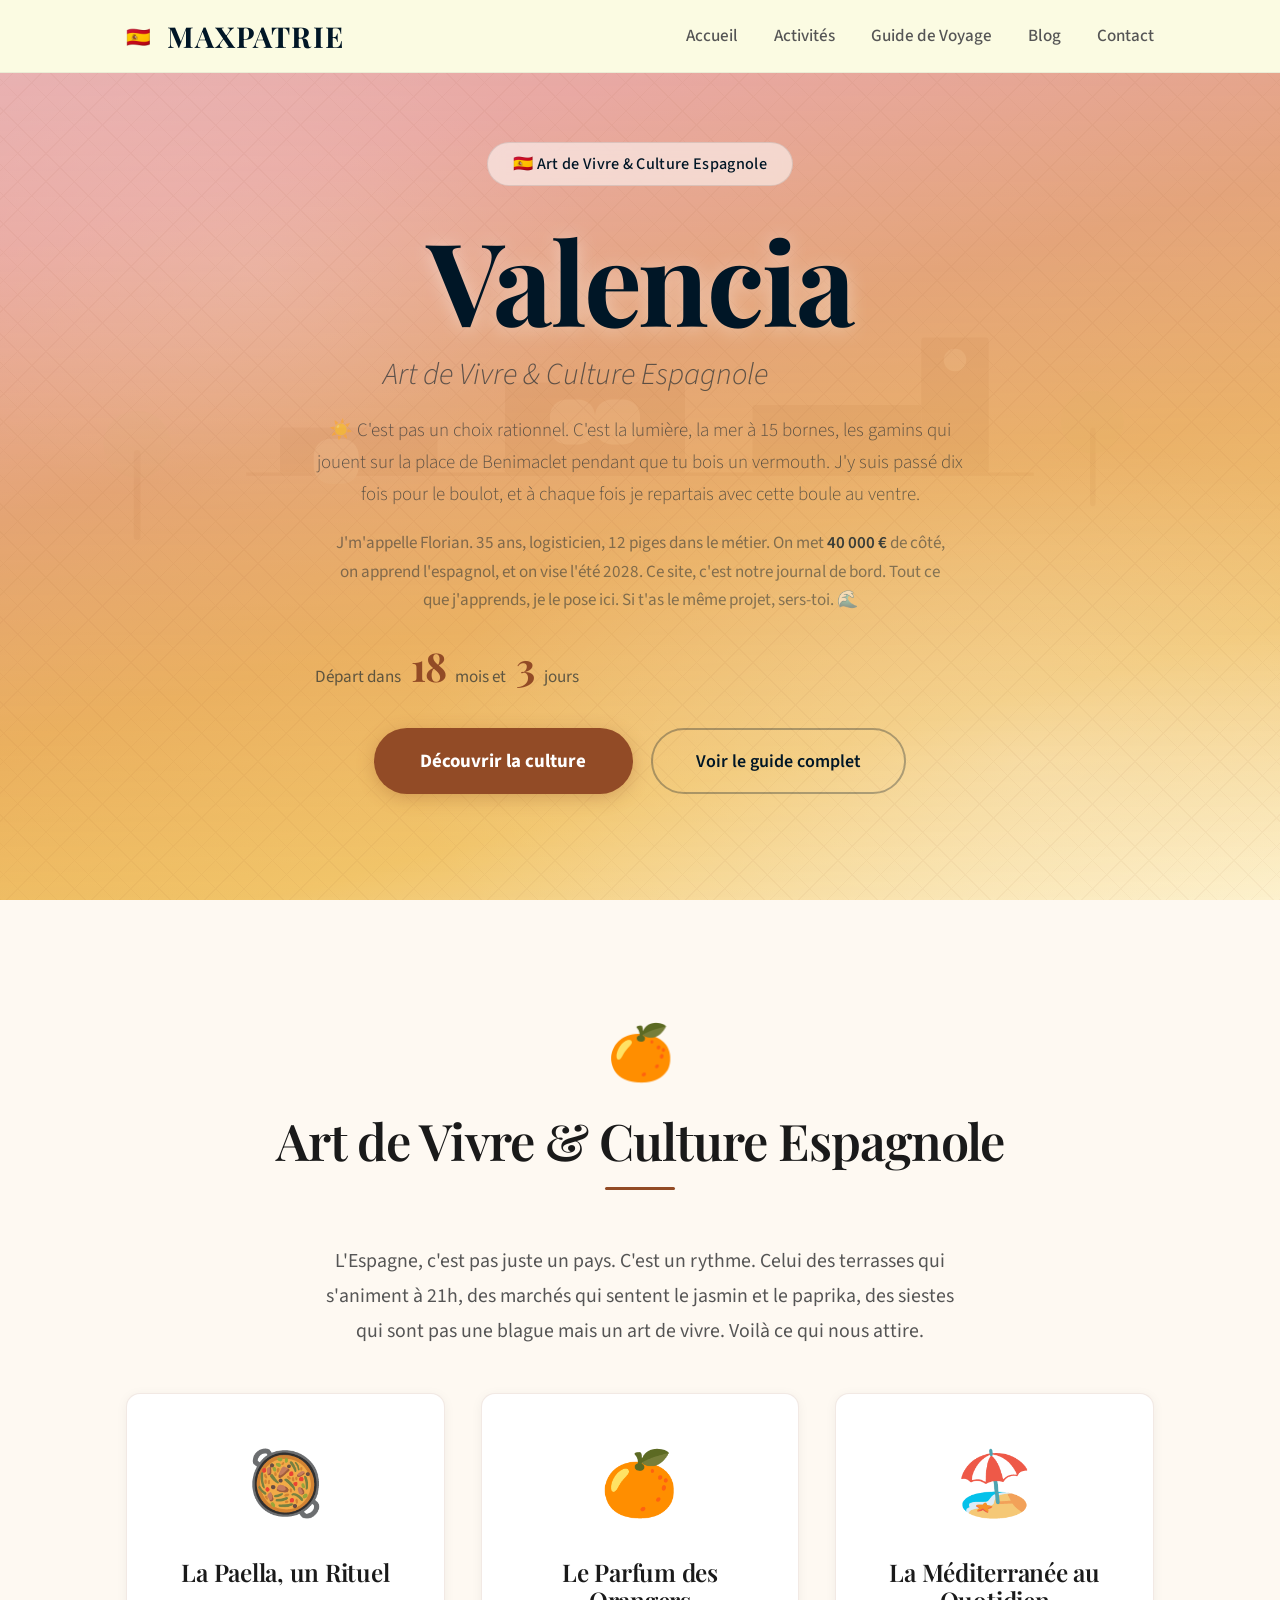
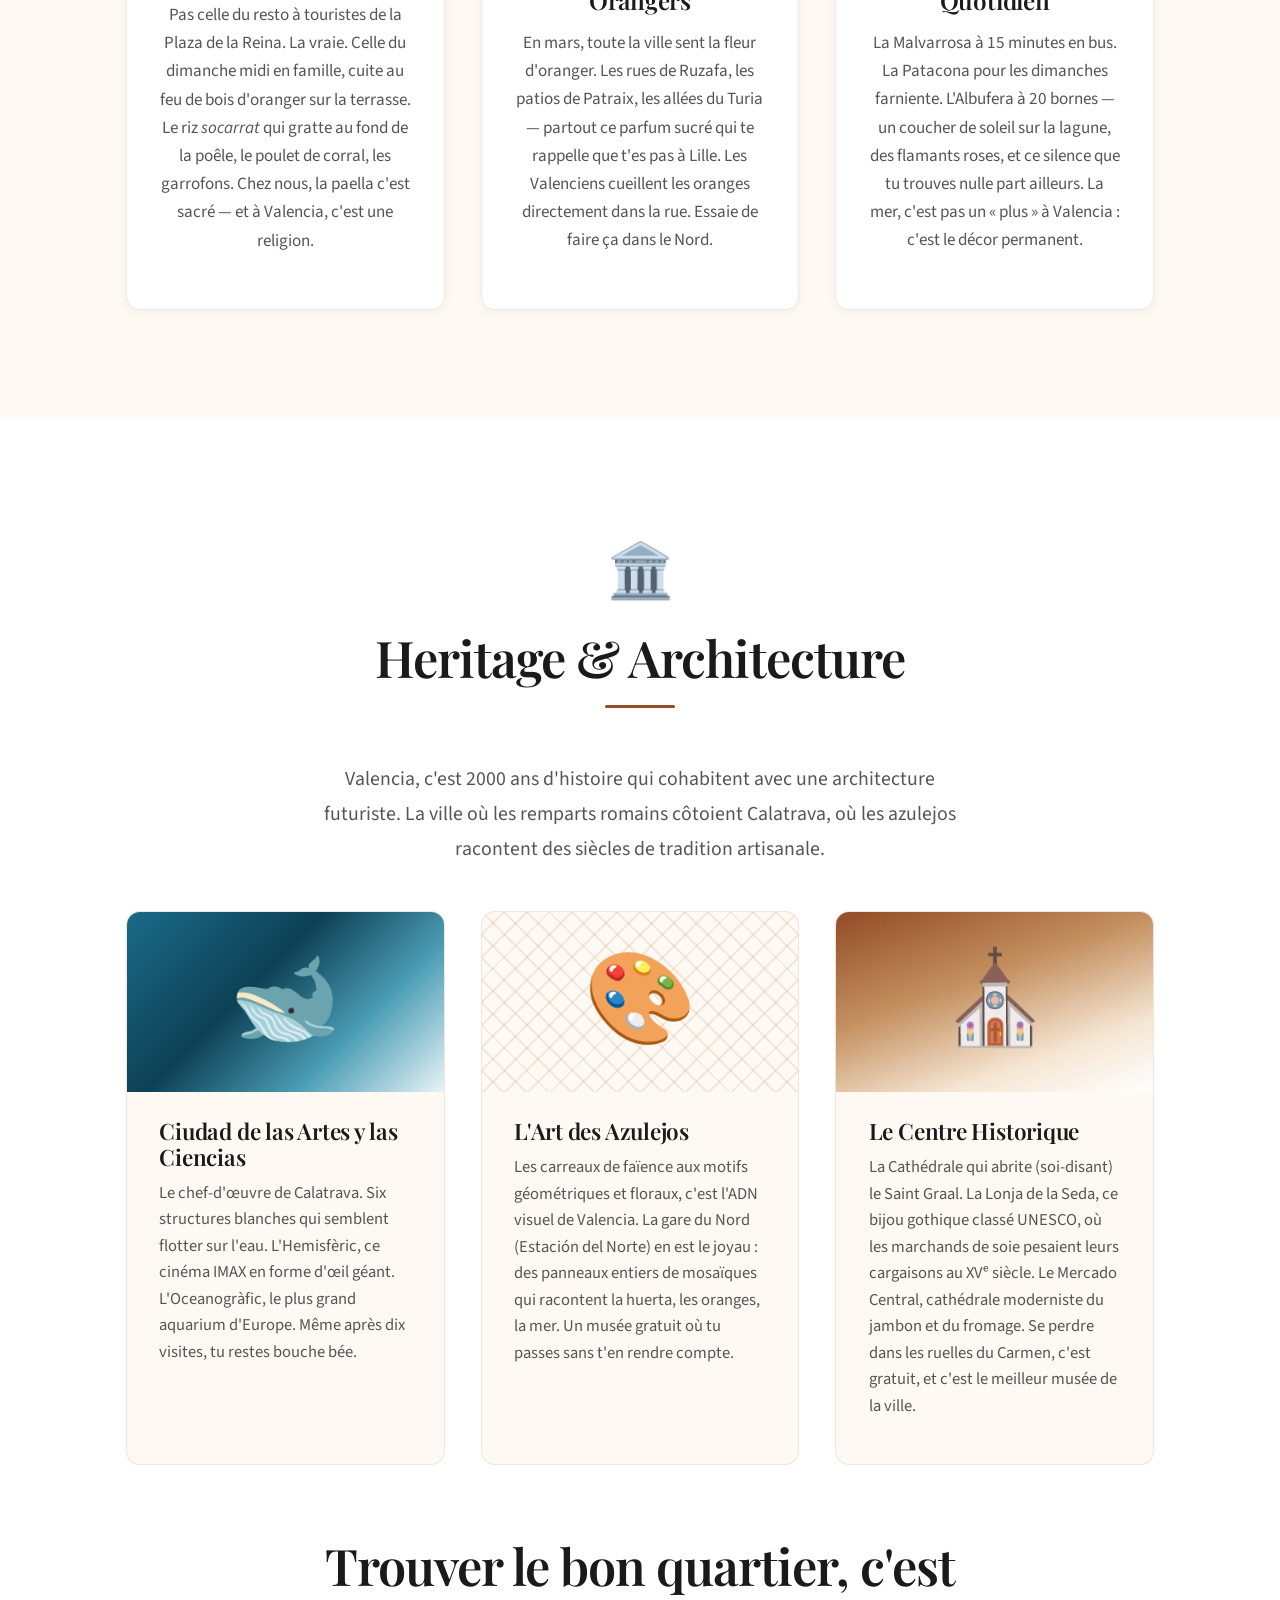
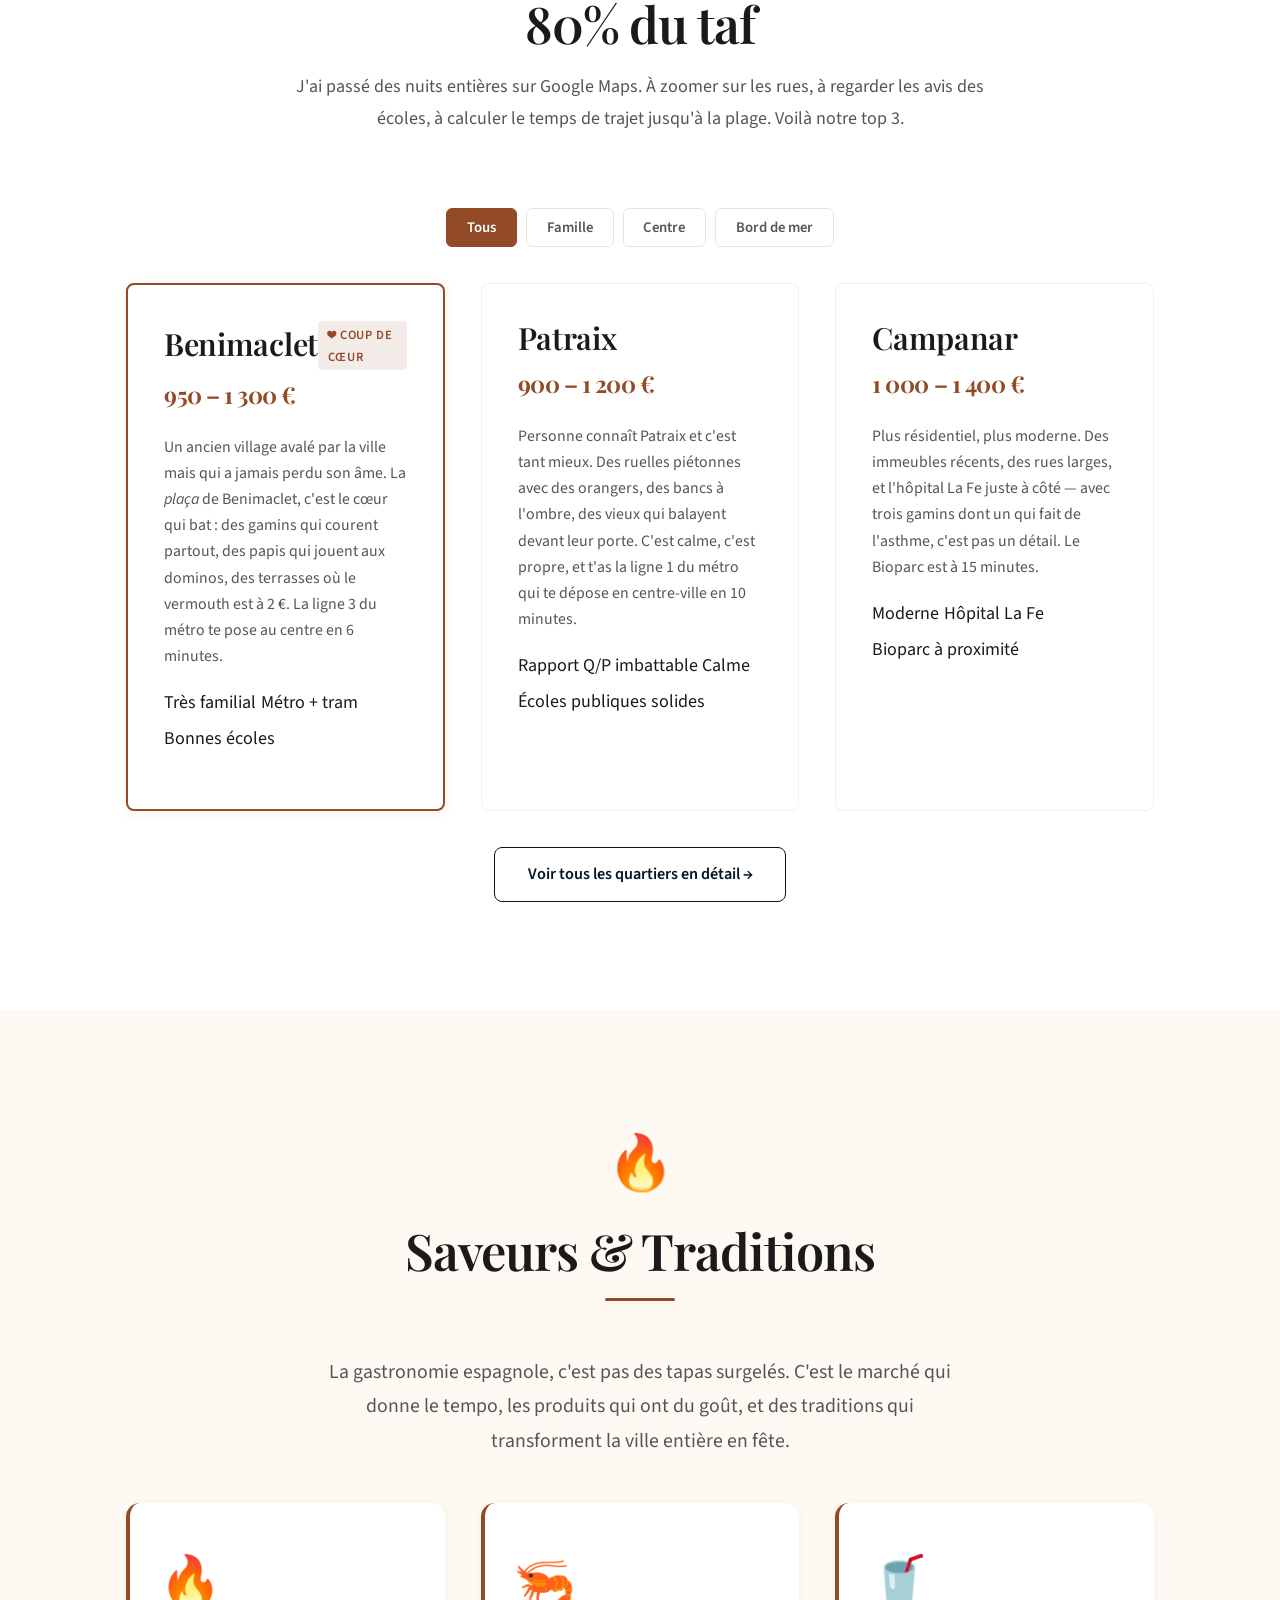
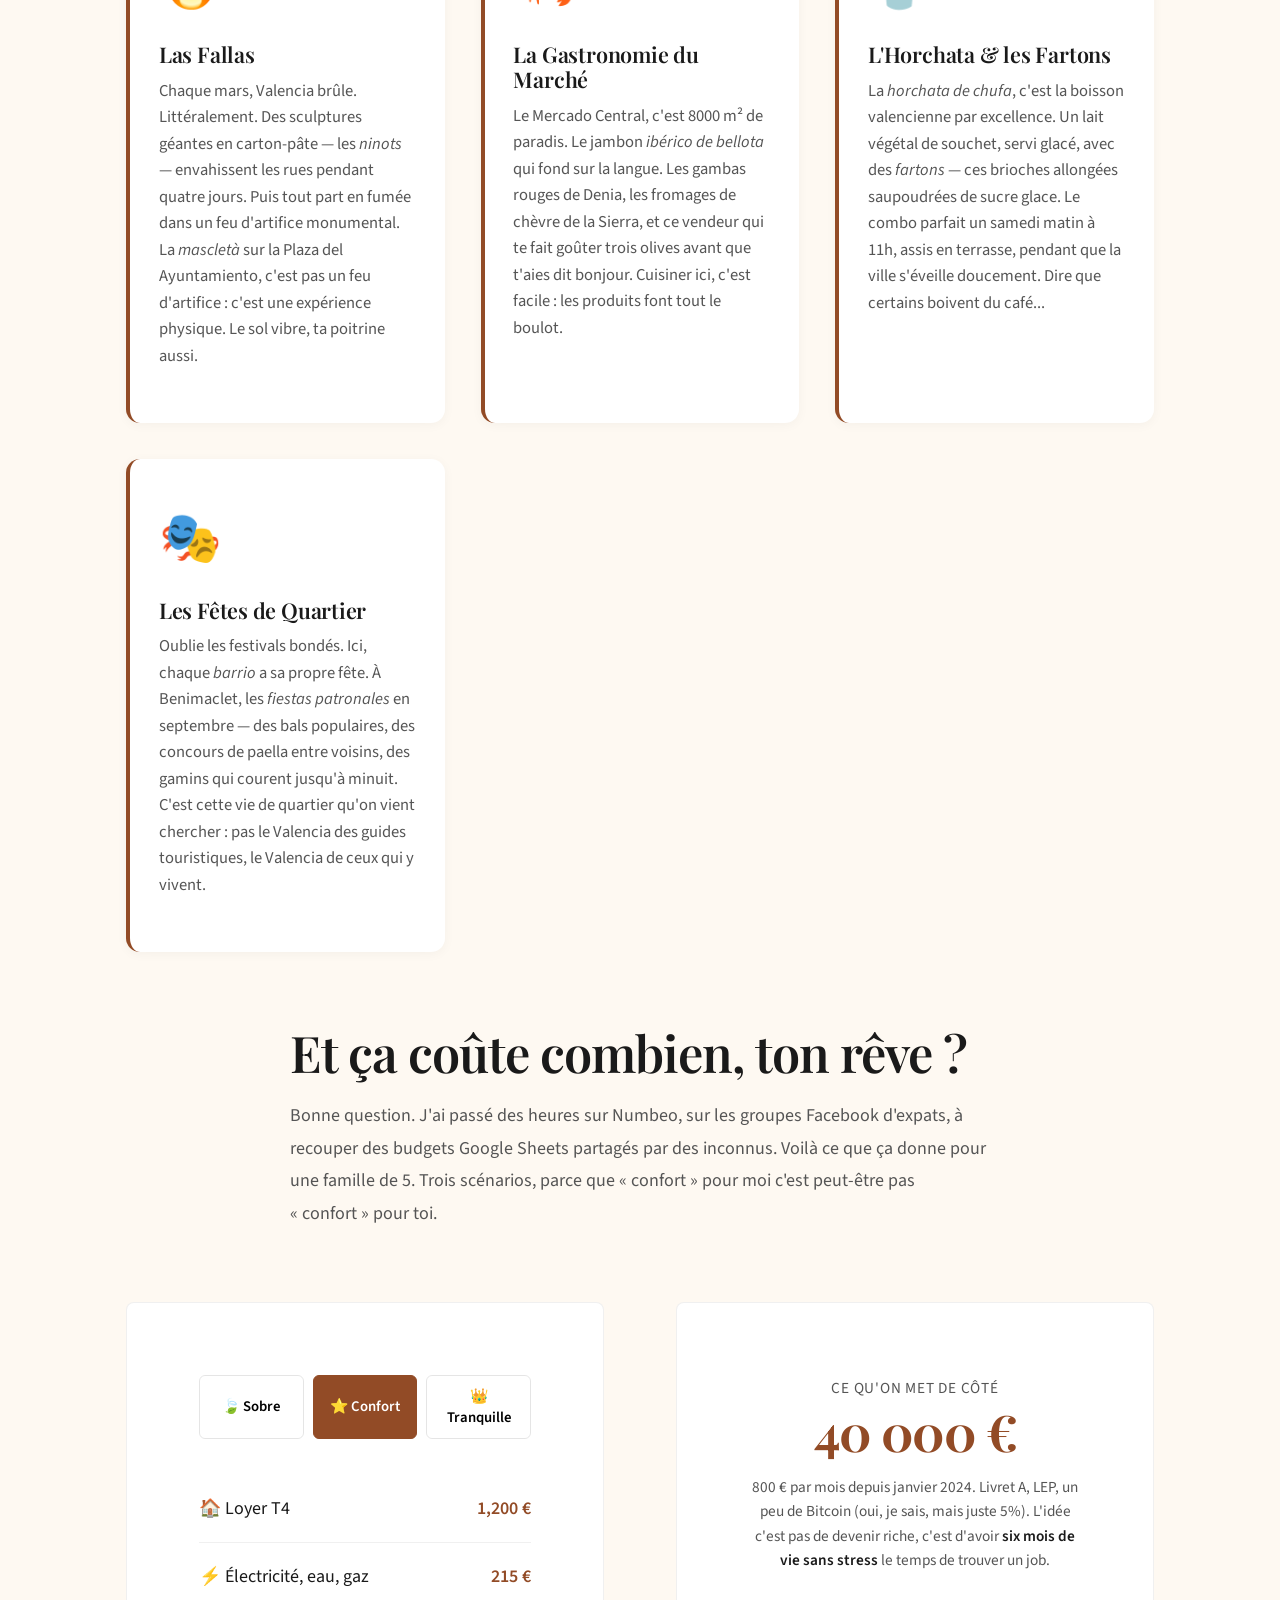
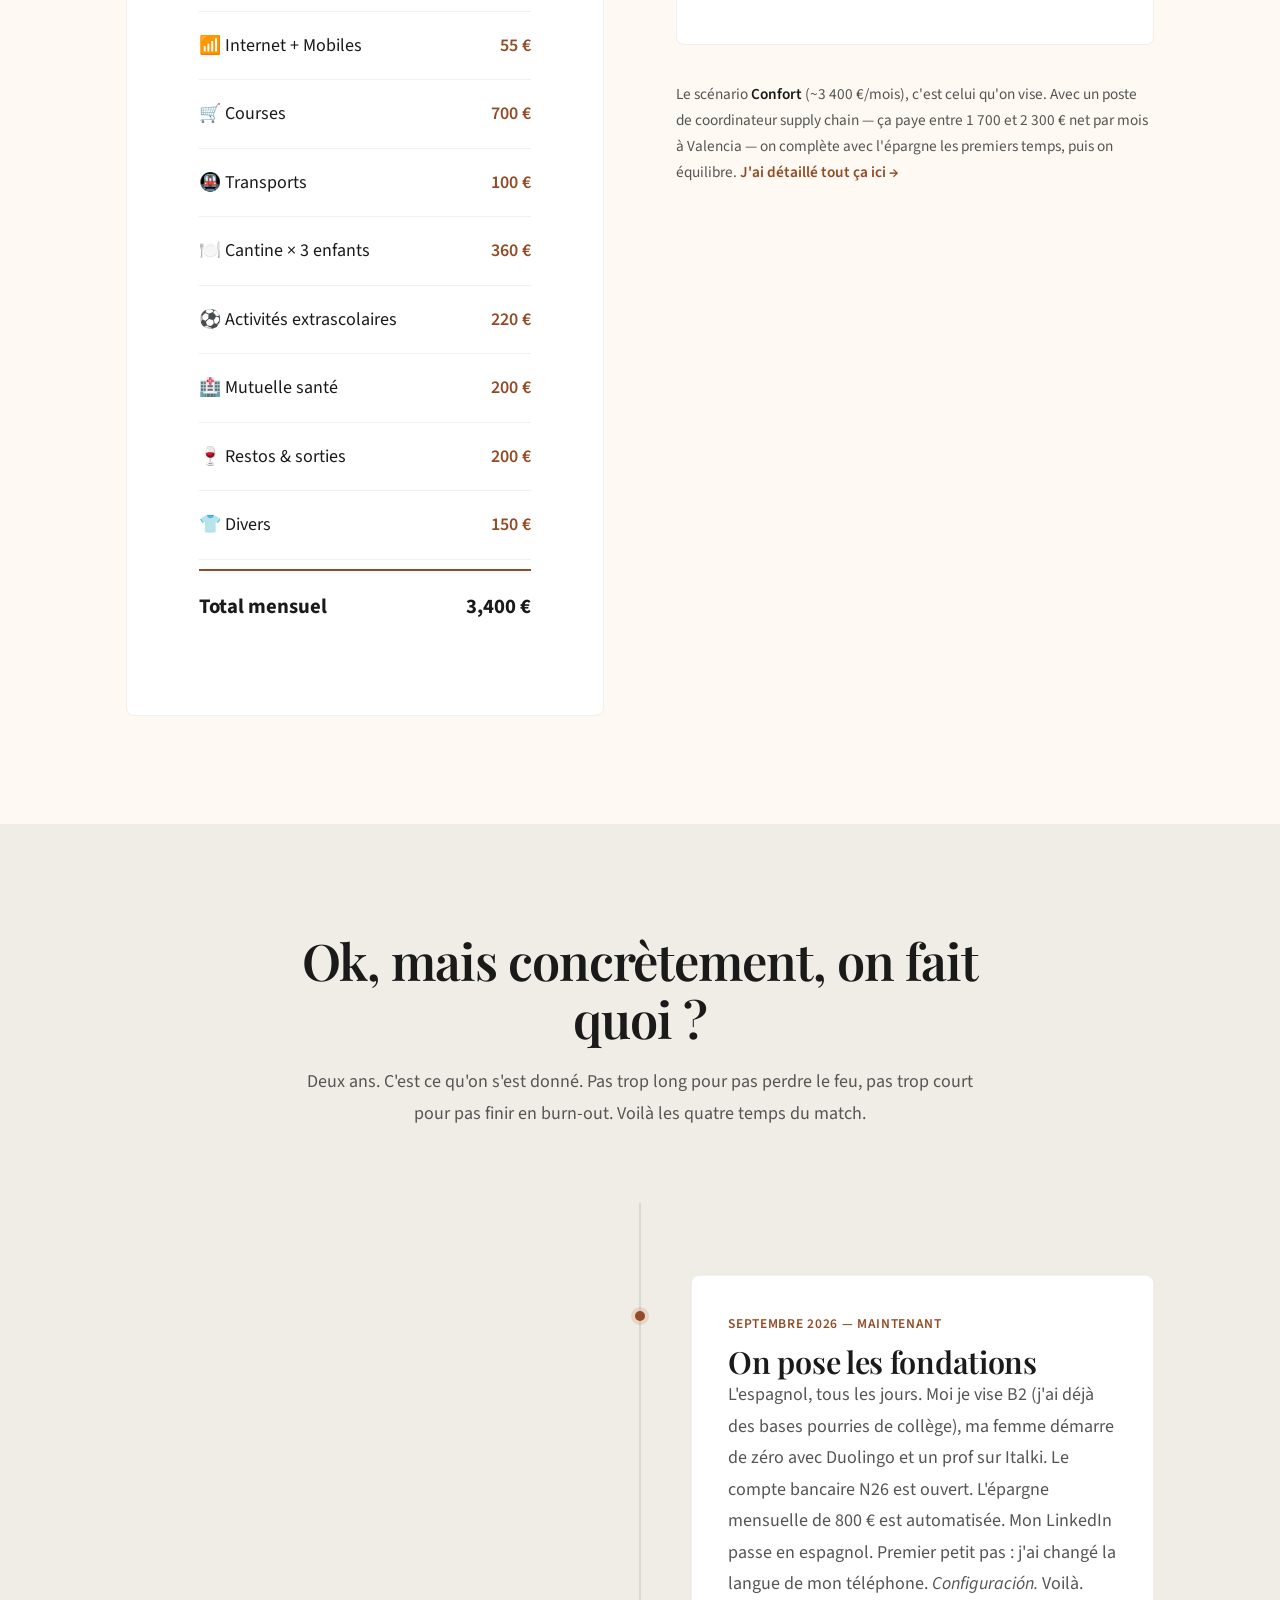
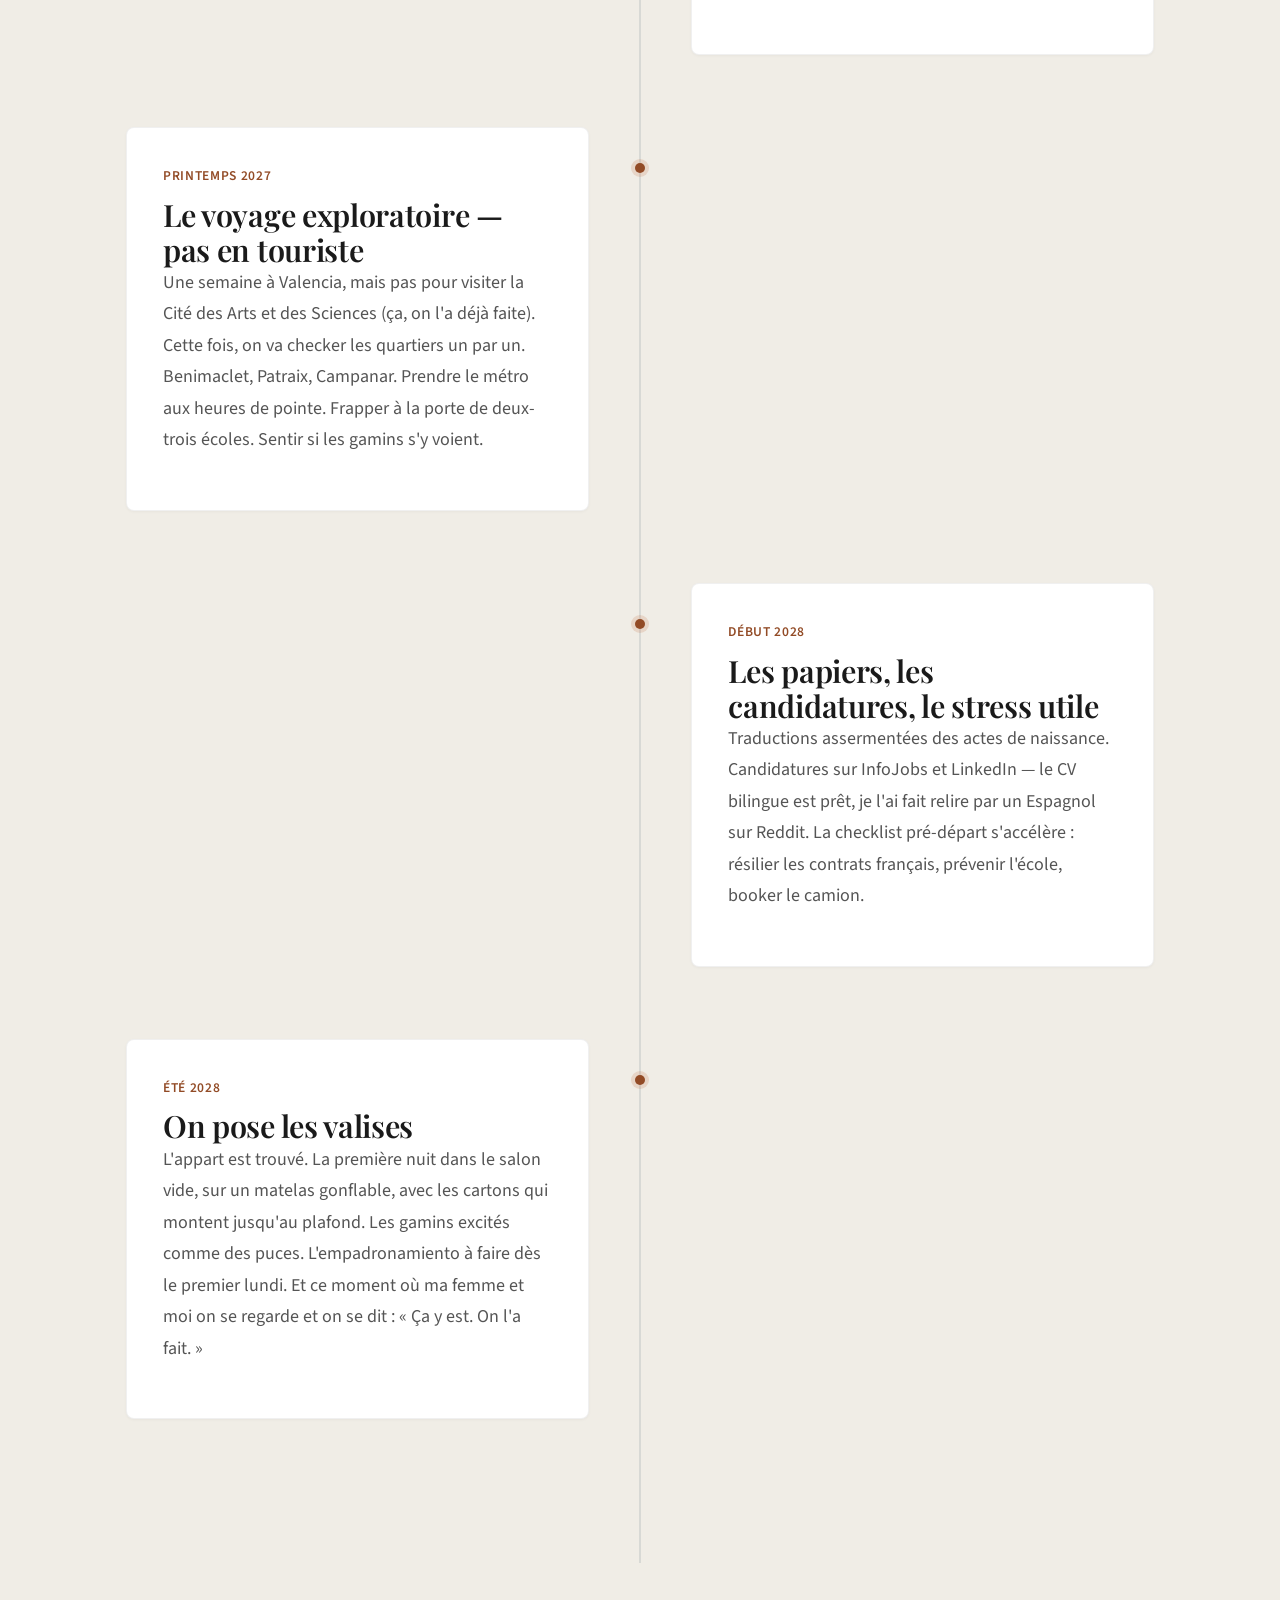
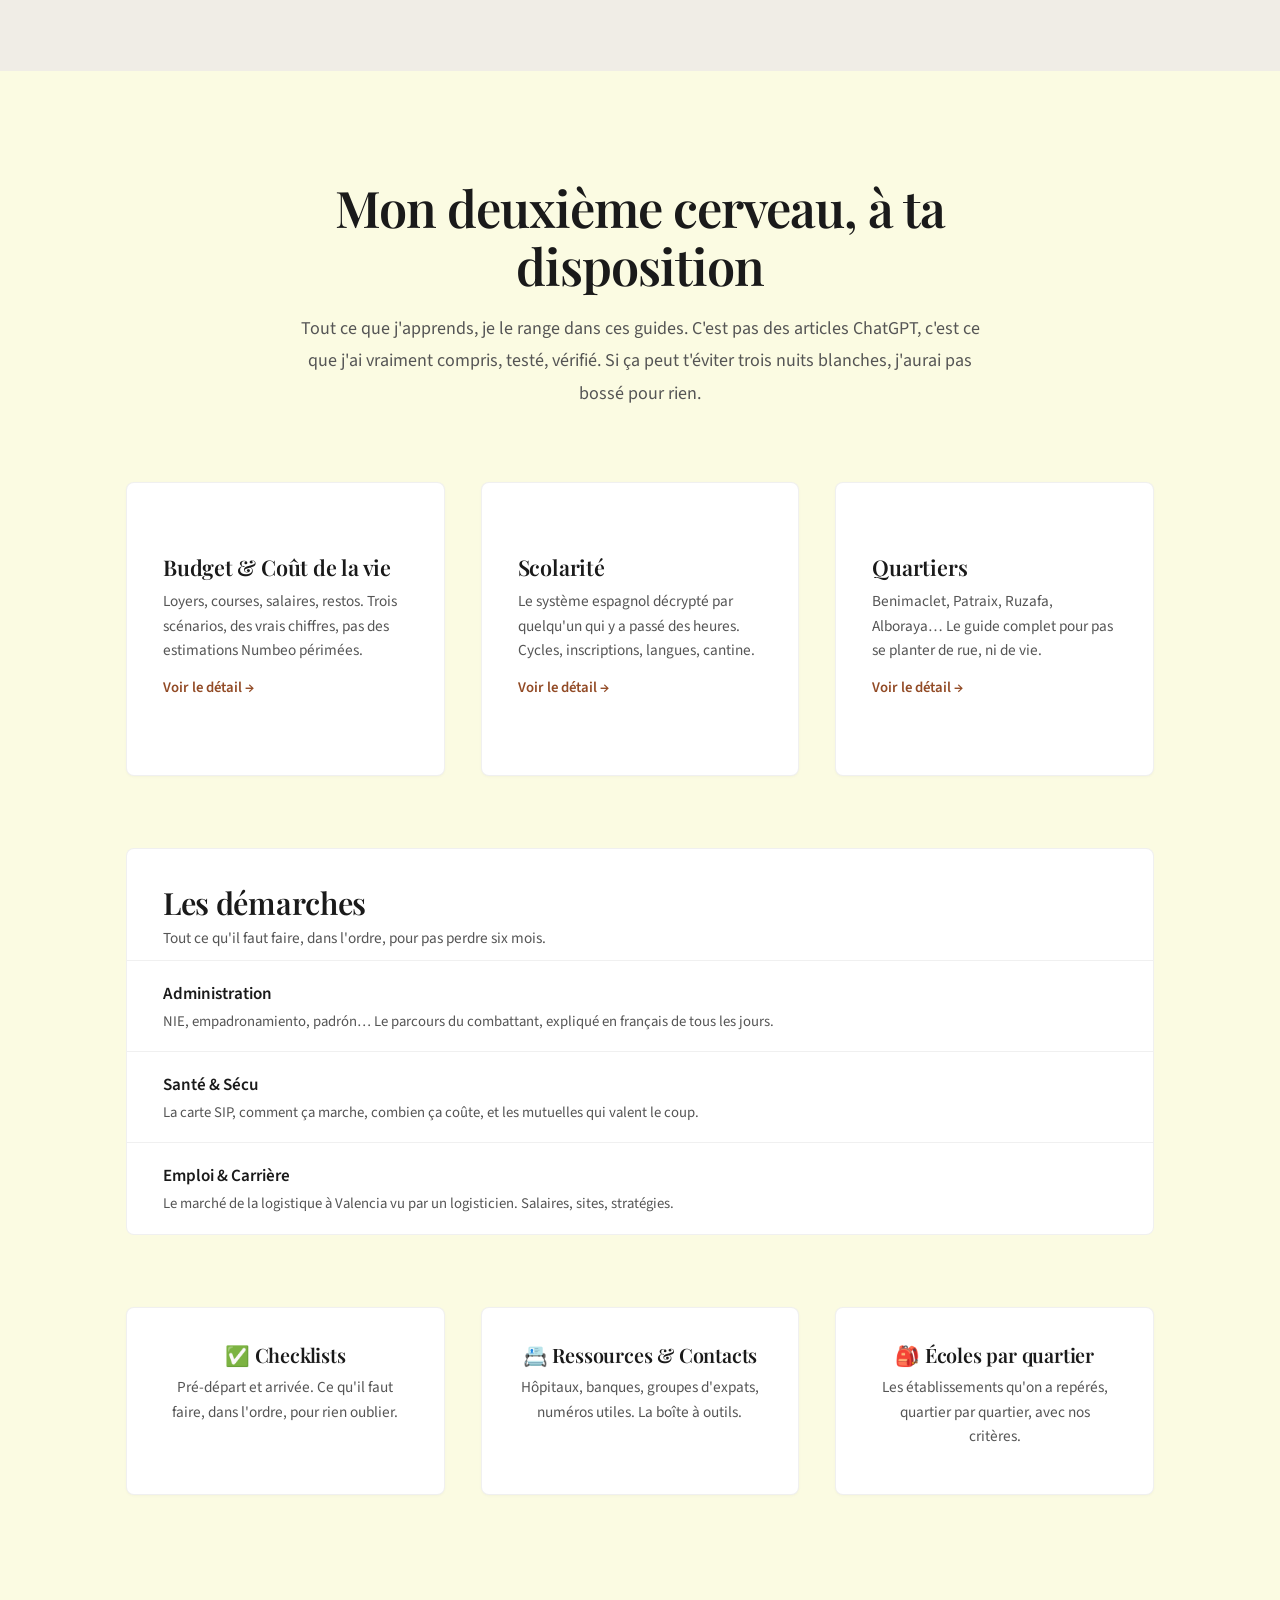
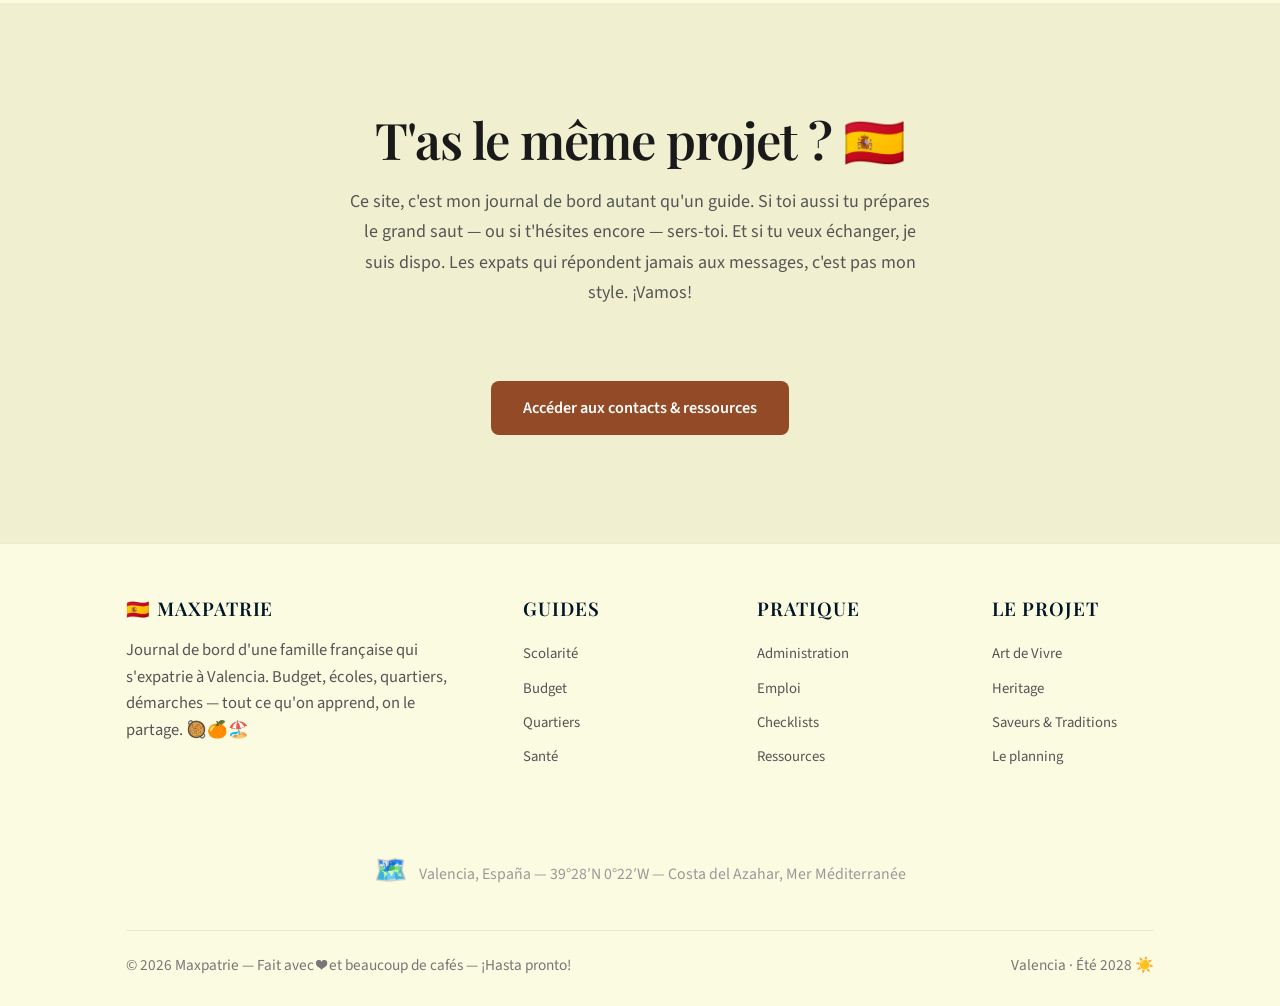
<file: index.html>
<!DOCTYPE html>
<html lang="fr">
<head>
  <meta charset="UTF-8">
  <meta name="viewport" content="width=device-width, initial-scale=1.0">
  <title>Maxpatrie — Une famille française à Valencia | Blog Expatriation</title>
  <meta name="description" content="On part vivre à Valencia avec nos 3 enfants. Journal de bord d'une expatriation familiale : budget, écoles, quartiers, démarches, et tout ce qu'on apprend en chemin.">
  <meta name="keywords" content="expatriation, Valencia, famille, Espagne, vivre à Valencia, expat, français à Valencia, scolarité espagnole, coût de la vie Valencia">
  <link rel="canonical" href="https://maxpatrie.fr/">

  <!-- Open Graph -->
  <meta property="og:title" content="Maxpatrie — Une famille française à Valencia">
  <meta property="og:description" content="On part vivre à Valencia avec nos 3 enfants. Budget, écoles, quartiers, démarches — le guide complet.">
  <meta property="og:type" content="website">
  <meta property="og:locale" content="fr_FR">

  <!-- CSS -->
  <link rel="stylesheet" href="css/style.css">

  <!-- Stitch Design Overrides — Header Beige + Hero Rose→Jaune + Sections Culturelles -->
  <style>
    /* === STITCH DESIGN SYSTEM === */
    :root {
      --stitch-navy: #001626;
      --stitch-navy-dark: #000d14;
      --stitch-valencia-orange: #e8a850;
      --stitch-med-sea: #1a8fa0;
      --stitch-warm-cream: #fef9f2;
      --stitch-sand: #f5e6d3;
      --stitch-terracotta: #924b26;
    }

    /* --- NAV HEADER — Fond BEIGE, texte foncé --- */
    .navbar {
      background: #fbfbe2;
      padding: 0.6rem 0;
      border-bottom: 1px solid rgba(0, 0, 0, 0.06);
    }
    .navbar.scrolled {
      background: rgba(251, 251, 226, 0.94);
      backdrop-filter: blur(20px);
      -webkit-backdrop-filter: blur(20px);
      padding: 0.4rem 0;
      border-bottom: 1px solid rgba(0, 0, 0, 0.08);
      box-shadow: 0 1px 8px rgba(0, 0, 0, 0.06);
    }
    .navbar .nav-logo {
      font-family: var(--font-heading);
      font-size: 1.6rem;
      font-weight: 700;
      color: #001626;
      letter-spacing: 0.04em;
      text-decoration: none;
    }
    .navbar .nav-logo .flag {
      font-size: 1.1rem;
      margin-right: 0.3rem;
    }
    .nav-links a {
      color: #555555;
      font-weight: 500;
      font-size: 0.95rem;
      transition: color 0.2s ease;
    }
    .nav-links a:hover {
      color: #001626;
    }
    .nav-toggle span {
      background: #001626;
    }

    /* --- HERO VALENCIA — Dégradé rose → jaune/orangé + photo overlay --- */
    .hero-valencia {
      position: relative;
      min-height: 100vh;
      display: flex;
      align-items: center;
      justify-content: center;
      text-align: center;
      overflow: hidden;
      padding: 6rem 2rem 4rem;
      background: linear-gradient(165deg, #e8b4b8 0%, #e8a098 20%, #e09860 42%, #e8a850 60%, #f0c060 78%, #fdf0c8 100%);
    }
    /* Photo overlay — Valencia cityscape / maison */
    .hero-valencia .hero-photo-overlay {
      position: absolute;
      inset: 0;
      background: url('data:image/svg+xml,<svg xmlns="http://www.w3.org/2000/svg" viewBox="0 0 1200 800"><defs><linearGradient id="sky" x1="0" y1="0" x2="0" y2="1"><stop offset="0%" stop-color="%23e8b4b8" stop-opacity="0.9"/><stop offset="100%" stop-color="%23fdf0c8" stop-opacity="0.2"/></linearGradient></defs><rect width="1200" height="800" fill="url(%23sky)"/><g opacity="0.12"><!-- Maison valencienne --><rect x="250" y="420" width="700" height="3" fill="%23924b26"/><rect x="280" y="380" width="140" height="40" rx="2" fill="%23924b26"/><rect x="480" y="340" width="160" height="80" rx="2" fill="%23924b26"/><rect x="700" y="360" width="150" height="60" rx="2" fill="%23924b26"/><rect x="310" y="390" width="40" height="40" rx="15" fill="%23fbfbe2"/><rect x="520" y="355" width="40" height="40" rx="15" fill="%23fbfbe2"/><rect x="560" y="355" width="40" height="40" rx="15" fill="%23fbfbe2"/><!-- Tour --><rect x="850" y="300" width="60" height="120" rx="3" fill="%23924b26"/><circle cx="880" cy="320" r="10" fill="%23fbfbe2"/><!-- Palmiers --><rect x="150" y="400" width="6" height="80" rx="3" fill="%23924b26"/><circle cx="153" cy="395" r="30" fill="%238BC34A" opacity="0.3"/><rect x="1000" y="380" width="5" height="70" rx="3" fill="%23924b26"/><circle cx="1002" cy="375" r="28" fill="%238BC34A" opacity="0.3"/></g></svg>') center/cover no-repeat;
      pointer-events: none;
      z-index: 0;
      opacity: 0.40;
    }
    .hero-valencia::before {
      content: '';
      position: absolute;
      inset: 0;
      background:
        radial-gradient(ellipse 80% 60% at 80% 85%, rgba(255, 255, 255, 0.28) 0%, transparent 60%),
        radial-gradient(ellipse 50% 50% at 20% 30%, rgba(255, 255, 255, 0.15) 0%, transparent 55%);
      pointer-events: none;
      z-index: 0;
    }
    /* Azulejos pattern overlay subtil */
    .hero-valencia::after {
      content: '';
      position: absolute;
      inset: 0;
      opacity: 0.04;
      pointer-events: none;
      z-index: 0;
      background: repeating-linear-gradient(45deg, #924b26 0px, #924b26 1px, transparent 1px, transparent 20px),
                  repeating-linear-gradient(-45deg, #924b26 0px, #924b26 1px, transparent 1px, transparent 20px);
    }
    .hero-valencia .hero-inner {
      position: relative;
      z-index: 1;
      max-width: 850px;
    }
    .hero-valencia .hero-badge {
      display: inline-block;
      background: rgba(255, 255, 255, 0.55);
      backdrop-filter: blur(8px);
      border: 1px solid rgba(0, 0, 0, 0.10);
      color: #001626;
      padding: 0.4rem 1.4rem;
      border-radius: 50px;
      font-size: 0.9rem;
      font-weight: 500;
      margin-bottom: 1.8rem;
      letter-spacing: 0.02em;
    }
    .hero-valencia h1 {
      font-size: clamp(3.5rem, 9vw, 7rem);
      font-family: var(--font-heading);
      font-weight: 700;
      color: #001626;
      line-height: 1.05;
      margin-bottom: 0.5rem;
      text-shadow: 0 2px 20px rgba(255, 255, 255, 0.40);
      letter-spacing: -0.02em;
    }
    .hero-valencia .hero-subtitle {
      font-size: clamp(1.2rem, 2.8vw, 1.7rem);
      color: rgba(0, 22, 38, 0.72);
      font-weight: 300;
      margin-bottom: 0.8rem;
      font-style: italic;
    }
    .hero-valencia .hero-lead {
      font-size: 1.05rem;
      color: rgba(0, 22, 38, 0.68);
      max-width: 650px;
      margin: 0 auto 1rem;
      line-height: 1.7;
    }
    .hero-valencia .hero-context {
      font-size: 0.95rem;
      color: rgba(0, 22, 38, 0.60);
      max-width: 620px;
      margin: 0 auto 1.8rem;
      line-height: 1.65;
    }
    .hero-valencia .hero-countdown {
      margin-bottom: 2rem;
    }
    .hero-valencia .countdown-label {
      color: rgba(0, 22, 38, 0.60);
      font-size: 0.95rem;
    }
    .hero-valencia .countdown-value {
      font-family: var(--font-heading);
      font-size: 2.2rem;
      font-weight: 700;
      color: #924b26;
      margin: 0 0.2rem;
    }
    .hero-valencia .btn-primary {
      display: inline-block;
      background: #924b26;
      color: #ffffff;
      font-weight: 700;
      font-size: 1.05rem;
      padding: 0.9rem 2.6rem;
      border-radius: 50px;
      text-decoration: none;
      transition: all 0.25s ease;
      box-shadow: 0 4px 18px rgba(146, 75, 38, 0.30);
    }
    .hero-valencia .btn-primary:hover {
      background: #6e381c;
      transform: translateY(-2px);
      box-shadow: 0 6px 24px rgba(146, 75, 38, 0.40);
      color: #ffffff;
    }
    .hero-valencia .btn-outline-white {
      display: inline-block;
      background: transparent;
      color: #001626;
      font-weight: 600;
      font-size: 1rem;
      padding: 0.85rem 2.4rem;
      border-radius: 50px;
      text-decoration: none;
      border: 2px solid rgba(0, 22, 38, 0.30);
      transition: all 0.25s ease;
    }
    .hero-valencia .btn-outline-white:hover {
      border-color: #001626;
      background: rgba(0, 22, 38, 0.05);
      color: #001626;
    }
    .hero-cta-group {
      display: flex;
      gap: 1rem;
      justify-content: center;
      flex-wrap: wrap;
    }

    /* --- CULTURAL SECTIONS --- */
    .section-culture {
      padding: var(--space-2xl) 0;
    }
    .culture-header {
      text-align: center;
      margin-bottom: 3rem;
    }
    .culture-header .section-icon {
      font-size: 3rem;
      display: block;
      margin-bottom: 0.5rem;
    }
    .culture-header h2 {
      font-family: var(--font-heading);
      color: var(--charcoal);
    }
    .culture-header .section-underline {
      width: 70px;
      height: 3px;
      background: var(--saffron);
      margin: 1rem auto 0;
      border-radius: 2px;
    }

    /* Art de Vivre — warm cream bg */
    .section-cream {
      background: var(--stitch-warm-cream);
    }

    /* Heritage — fond blanc contrasté (Stitch design) */
    .section-heritage {
      background: #ffffff;
      color: var(--charcoal);
    }
    .section-heritage h2,
    .section-heritage h3 {
      color: var(--charcoal);
    }
    .section-heritage .section-underline {
      background: var(--saffron);
    }

    /* Culture Cards — 3 colonnes (Stitch design) */
    .culture-cards {
      display: grid;
      grid-template-columns: repeat(3, 1fr);
      gap: 2rem;
      max-width: var(--max-width);
      margin: 0 auto;
      padding: 0 var(--space-lg);
    }
    .culture-card {
      background: #ffffff;
      border-radius: 14px;
      padding: 2rem 1.8rem;
      text-align: center;
      box-shadow: 0 2px 12px rgba(0, 0, 0, 0.05);
      transition: transform 0.3s ease, box-shadow 0.3s ease;
      border: 1px solid rgba(146, 75, 38, 0.12);
    }
    .culture-card:hover {
      transform: translateY(-4px);
      box-shadow: 0 8px 28px rgba(0, 0, 0, 0.10);
    }
    .culture-card .card-emoji {
      font-size: 3.5rem;
      display: block;
      margin-bottom: 1rem;
    }
    .culture-card h3 {
      font-family: var(--font-heading);
      font-size: 1.35rem;
      margin-bottom: 0.8rem;
      color: var(--charcoal);
    }
    .culture-card p {
      font-size: 0.95rem;
      color: var(--charcoal-light);
      line-height: 1.65;
    }

    /* Heritage gallery */
    .heritage-gallery {
      display: grid;
      grid-template-columns: repeat(auto-fit, minmax(300px, 1fr));
      gap: 2rem;
      max-width: var(--max-width);
      margin: 0 auto;
      padding: 0 var(--space-lg);
    }
    .heritage-card {
      background: var(--stitch-warm-cream);
      border: 1px solid rgba(146, 75, 38, 0.12);
      border-radius: 14px;
      overflow: hidden;
      transition: transform 0.3s ease, border-color 0.3s ease;
    }
    .heritage-card:hover {
      transform: translateY(-3px);
      border-color: rgba(146, 75, 38, 0.45);
    }
    .heritage-card-visual {
      height: 180px;
      display: flex;
      align-items: center;
      justify-content: center;
      font-size: 5rem;
    }
    .heritage-card-visual.azulejos-bg-subtle {
      background: repeating-linear-gradient(45deg, transparent, transparent 14px, rgba(146, 75, 38, 0.10) 14px, rgba(146, 75, 38, 0.10) 16px),
                  repeating-linear-gradient(-45deg, transparent, transparent 14px, rgba(146, 75, 38, 0.10) 14px, rgba(146, 75, 38, 0.10) 16px);
    }
    .heritage-card-visual.ciudad-bg {
      background: linear-gradient(135deg, #1a6b8a 0%, #0d4155 40%, #4a9db5 70%, #e8f4f8 100%);
    }
    .heritage-card-visual.historico-bg {
      background: linear-gradient(160deg, #924b26 0%, #c49060 40%, #f5e6d3 75%, #ffffff 100%);
    }
    .heritage-card-body {
      padding: 1.5rem 1.8rem;
    }
    .heritage-card-body h3 {
      font-family: var(--font-heading);
      color: var(--charcoal);
      font-size: 1.25rem;
      margin-bottom: 0.5rem;
    }
    .heritage-card-body p {
      color: var(--charcoal-light);
      font-size: 0.92rem;
      line-height: 1.6;
    }

    /* Traditions */
    .traditions-grid {
      display: grid;
      grid-template-columns: repeat(auto-fit, minmax(260px, 1fr));
      gap: 2rem;
      max-width: var(--max-width);
      margin: 0 auto;
      padding: 0 var(--space-lg);
    }
    .tradition-card {
      background: #ffffff;
      border-radius: 14px;
      padding: 2rem 1.6rem;
      box-shadow: 0 2px 12px rgba(0, 0, 0, 0.04);
      border-left: 4px solid var(--saffron);
      transition: transform 0.3s ease;
    }
    .tradition-card:hover {
      transform: translateY(-2px);
    }
    .tradition-card .trad-icon {
      font-size: 2.8rem;
      display: block;
      margin-bottom: 0.8rem;
    }
    .tradition-card h3 {
      font-family: var(--font-heading);
      font-size: 1.2rem;
      margin-bottom: 0.6rem;
    }
    .tradition-card p {
      font-size: 0.92rem;
      color: var(--charcoal-light);
      line-height: 1.6;
    }

    /* --- FOOTER — Fond BEIGE --- */
    .footer {
      background: #fbfbe2;
      color: #555555;
      padding: 3rem 0 1.5rem;
      border-top: 1px solid rgba(0, 0, 0, 0.06);
    }
    .footer h4 {
      color: #001626;
      font-family: var(--font-heading);
      font-size: 1.05rem;
      margin-bottom: 1rem;
    }
    .footer a {
      color: #555555;
      transition: color 0.2s ease;
    }
    .footer a:hover {
      color: #924b26;
    }
    .footer-brand p {
      color: #555555;
      font-size: 0.92rem;
    }
    .footer-bottom {
      border-top: 1px solid rgba(0, 0, 0, 0.08);
      padding-top: 1.2rem;
      margin-top: 2rem;
      display: flex;
      justify-content: space-between;
      flex-wrap: wrap;
      gap: 0.5rem;
      font-size: 0.85rem;
      color: #777777;
    }
    .footer-map-reference {
      margin-top: 1.5rem;
      text-align: center;
      font-size: 0.88rem;
      color: #999999;
    }
    .footer-map-reference span {
      font-size: 1.5rem;
      display: inline-block;
      margin-right: 0.4rem;
    }

    /* Responsive */
    @media (max-width: 900px) {
      .culture-cards {
        grid-template-columns: repeat(2, 1fr);
      }
    }
    @media (max-width: 768px) {
      .hero-valencia h1 {
        font-size: 2.8rem;
      }
      .hero-cta-group {
        flex-direction: column;
        align-items: center;
      }
      .culture-cards,
      .heritage-gallery,
      .traditions-grid {
        grid-template-columns: 1fr;
      }
    }
  </style>

  <!-- Structured Data -->
  <script type="application/ld+json">
  {
    "@context": "https://schema.org",
    "@type": "WebSite",
    "name": "Maxpatrie",
    "description": "Journal de bord d'une famille française qui s'expatrie à Valencia",
    "url": "https://maxpatrie.fr",
    "inLanguage": "fr",
    "author": {
      "@type": "Person",
      "name": "Florian",
      "description": "Père de famille, logisticien, futur expatrié à Valencia"
    }
  }
  </script>
</head>
<body>

  <!-- ===== NAVIGATION — HEADER BEIGE ===== -->
  <nav class="navbar" role="navigation">
    <div class="container">
      <a href="/" class="nav-logo"><span class="flag">🇪🇸</span>MAXPATRIE</a>
      <button class="nav-toggle" aria-label="Menu">
        <span></span><span></span><span></span>
      </button>
      <ul class="nav-links">
        <li><a href="#accueil">Accueil</a></li>
        <li><a href="#art-de-vivre">Activités</a></li>
        <li><a href="#guide">Guide de Voyage</a></li>
        <li><a href="pages/ressources.html">Blog</a></li>
        <li><a href="pages/ressources.html">Contact</a></li>
      </ul>
    </div>
  </nav>
  <div class="nav-overlay"></div>

  <!-- ===== HERO — VALENCIA, Dégradé Rose → Jaune + Photo Overlay ===== -->
  <header class="hero-valencia" id="accueil">
    <div class="hero-photo-overlay"></div>
    <div class="hero-inner">
      <div class="hero-badge">🇪🇸 Art de Vivre & Culture Espagnole</div>
      <h1>Valencia</h1>
      <p class="hero-subtitle">Art de Vivre &amp; Culture Espagnole</p>

      <p class="hero-lead">
        ☀️ C'est pas un choix rationnel. C'est la lumière, la mer à 15 bornes, les gamins qui jouent sur la place de Benimaclet pendant que tu bois un vermouth. J'y suis passé dix fois pour le boulot, et à chaque fois je repartais avec cette boule au ventre.
      </p>

      <p class="hero-context">
        J'm'appelle Florian. 35 ans, logisticien, 12 piges dans le métier. On met <strong style="color:#001626;">40&nbsp;000&nbsp;€</strong> de côté, on apprend l'espagnol, et on vise l'été 2028. Ce site, c'est notre journal de bord. Tout ce que j'apprends, je le pose ici. Si t'as le même projet, sers-toi. 🌊
      </p>

      <div class="hero-countdown">
        <span class="countdown-label">Départ dans</span>
        <span class="countdown-value months" data-target="22">—</span>
        <span class="countdown-label">mois et</span>
        <span class="countdown-value days-remaining">—</span>
        <span class="countdown-label">jours</span>
      </div>

      <div class="hero-cta-group">
        <a href="#art-de-vivre" class="btn btn-primary">Découvrir la culture</a>
        <a href="#guide" class="btn-outline-white">Voir le guide complet</a>
      </div>
    </div>
  </header>

  <!-- ================================================================ -->
  <!-- SECTION 1 — ART DE VIVRE & CULTURE ESPAGNOLE (Fond beige) -->
  <!-- ================================================================ -->
  <section class="section-culture section-cream" id="art-de-vivre">
    <div class="culture-header">
      <span class="section-icon">🍊</span>
      <h2>Art de Vivre &amp; Culture Espagnole</h2>
      <div class="section-underline"></div>
    </div>

    <div class="container-narrow" style="text-align:center; margin-bottom:2.5rem;">
      <p style="font-size:1.1rem; color:var(--charcoal-light); max-width:650px; margin:0 auto;">
        L'Espagne, c'est pas juste un pays. C'est un rythme. Celui des terrasses qui s'animent à 21h, des marchés qui sentent le jasmin et le paprika, des siestes qui sont pas une blague mais un art de vivre. Voilà ce qui nous attire.
      </p>
    </div>

    <div class="culture-cards">
      <div class="culture-card fade-in">
        <span class="card-emoji">🥘</span>
        <h3>La Paella, un Rituel</h3>
        <p>
          Pas celle du resto à touristes de la Plaza de la Reina. La vraie. Celle du dimanche midi en famille, cuite au feu de bois d'oranger sur la terrasse. Le riz <em>socarrat</em> qui gratte au fond de la poêle, le poulet de corral, les garrofons. Chez nous, la paella c'est sacré — et à Valencia, c'est une religion.
        </p>
      </div>

      <div class="culture-card fade-in">
        <span class="card-emoji">🍊</span>
        <h3>Le Parfum des Orangers</h3>
        <p>
          En mars, toute la ville sent la fleur d'oranger. Les rues de Ruzafa, les patios de Patraix, les allées du Turia — partout ce parfum sucré qui te rappelle que t'es pas à Lille. Les Valenciens cueillent les oranges directement dans la rue. Essaie de faire ça dans le Nord.
        </p>
      </div>

      <div class="culture-card fade-in">
        <span class="card-emoji">🏖️</span>
        <h3>La Méditerranée au Quotidien</h3>
        <p>
          La Malvarrosa à 15 minutes en bus. La Patacona pour les dimanches farniente. L'Albufera à 20 bornes — un coucher de soleil sur la lagune, des flamants roses, et ce silence que tu trouves nulle part ailleurs. La mer, c'est pas un « plus » à Valencia : c'est le décor permanent.
        </p>
      </div>
    </div>
  </section>

  <!-- ================================================================ -->
  <!-- SECTION 2 — HERITAGE & ARCHITECTURE (Fond blanc) -->
  <!-- ================================================================ -->
  <section class="section-culture section-heritage" id="heritage">
    <div class="culture-header">
      <span class="section-icon">🏛️</span>
      <h2>Heritage &amp; Architecture</h2>
      <div class="section-underline"></div>
    </div>

    <div class="container-narrow" style="text-align:center; margin-bottom:2.5rem;">
      <p style="font-size:1.1rem; color:var(--charcoal-light); max-width:650px; margin:0 auto;">
        Valencia, c'est 2000 ans d'histoire qui cohabitent avec une architecture futuriste. La ville où les remparts romains côtoient Calatrava, où les azulejos racontent des siècles de tradition artisanale.
      </p>
    </div>

    <div class="heritage-gallery">
      <div class="heritage-card fade-in">
        <div class="heritage-card-visual ciudad-bg">🐋</div>
        <div class="heritage-card-body">
          <h3>Ciudad de las Artes y las Ciencias</h3>
          <p>
            Le chef-d'œuvre de Calatrava. Six structures blanches qui semblent flotter sur l'eau. L'Hemisfèric, ce cinéma IMAX en forme d'œil géant. L'Oceanogràfic, le plus grand aquarium d'Europe. Même après dix visites, tu restes bouche bée.
          </p>
        </div>
      </div>

      <div class="heritage-card fade-in">
        <div class="heritage-card-visual azulejos-bg-subtle">🎨</div>
        <div class="heritage-card-body">
          <h3>L'Art des Azulejos</h3>
          <p>
            Les carreaux de faïence aux motifs géométriques et floraux, c'est l'ADN visuel de Valencia. La gare du Nord (Estación del Norte) en est le joyau : des panneaux entiers de mosaïques qui racontent la huerta, les oranges, la mer. Un musée gratuit où tu passes sans t'en rendre compte.
          </p>
        </div>
      </div>

      <div class="heritage-card fade-in">
        <div class="heritage-card-visual historico-bg">⛪</div>
        <div class="heritage-card-body">
          <h3>Le Centre Historique</h3>
          <p>
            La Cathédrale qui abrite (soi-disant) le Saint Graal. La Lonja de la Seda, ce bijou gothique classé UNESCO, où les marchands de soie pesaient leurs cargaisons au XVᵉ siècle. Le Mercado Central, cathédrale moderniste du jambon et du fromage. Se perdre dans les ruelles du Carmen, c'est gratuit, et c'est le meilleur musée de la ville.
          </p>
        </div>
      </div>
    </div>

    <!-- ===== QUARTIERS — EMBEDDED IN HERITAGE ===== -->
    <div class="container" style="margin-top: 4rem;">
      <div class="editorial-intro">
        <h2>Trouver le bon quartier, c'est 80% du taf</h2>
        <p>
          J'ai passé des nuits entières sur Google Maps. À zoomer sur les rues, à regarder les avis des écoles, à calculer le temps de trajet jusqu'à la plage. Voilà notre top 3.
        </p>
      </div>

      <div class="quartier-filter" style="text-align: center; margin-bottom: 2rem;">
        <button data-filter="all" class="active">Tous</button>
        <button data-filter="famille">Famille</button>
        <button data-filter="centre">Centre</button>
        <button data-filter="bord-de-mer">Bord de mer</button>
      </div>

      <div class="quartiers-grid">
        <div class="quartier-card featured fade-in" data-category="famille">
          <div class="quartier-header">
            <h3>Benimaclet</h3>
            <span class="quartier-badge">❤️ Coup de cœur</span>
          </div>
          <div class="quartier-price">950 – 1&nbsp;300&nbsp;€</div>
          <p class="quartier-desc">
            Un ancien village avalé par la ville mais qui a jamais perdu son âme. La <em>plaça</em> de Benimaclet, c'est le cœur qui bat : des gamins qui courent partout, des papis qui jouent aux dominos, des terrasses où le vermouth est à 2&nbsp;€. La ligne 3 du métro te pose au centre en 6 minutes.
          </p>
          <div class="quartier-meta">
            <span>Très familial</span>
            <span>Métro + tram</span>
            <span>Bonnes écoles</span>
          </div>
        </div>

        <div class="quartier-card fade-in" data-category="famille">
          <div class="quartier-header">
            <h3>Patraix</h3>
          </div>
          <div class="quartier-price">900 – 1&nbsp;200&nbsp;€</div>
          <p class="quartier-desc">
            Personne connaît Patraix et c'est tant mieux. Des ruelles piétonnes avec des orangers, des bancs à l'ombre, des vieux qui balayent devant leur porte. C'est calme, c'est propre, et t'as la ligne 1 du métro qui te dépose en centre-ville en 10 minutes.
          </p>
          <div class="quartier-meta">
            <span>Rapport Q/P imbattable</span>
            <span>Calme</span>
            <span>Écoles publiques solides</span>
          </div>
        </div>

        <div class="quartier-card fade-in" data-category="famille">
          <div class="quartier-header">
            <h3>Campanar</h3>
          </div>
          <div class="quartier-price">1&nbsp;000 – 1&nbsp;400&nbsp;€</div>
          <p class="quartier-desc">
            Plus résidentiel, plus moderne. Des immeubles récents, des rues larges, et l'hôpital La Fe juste à côté — avec trois gamins dont un qui fait de l'asthme, c'est pas un détail. Le Bioparc est à 15 minutes.
          </p>
          <div class="quartier-meta">
            <span>Moderne</span>
            <span>Hôpital La Fe</span>
            <span>Bioparc à proximité</span>
          </div>
        </div>
      </div>

      <div style="text-align: center; margin-top: 2rem;">
        <a href="pages/quartiers.html" class="btn btn-outline">Voir tous les quartiers en détail →</a>
      </div>
    </div>
  </section>

  <!-- ================================================================ -->
  <!-- SECTION 3 — SAVEURS & TRADITIONS (Fond beige) -->
  <!-- ================================================================ -->
  <section class="section-culture section-cream" id="saveurs">
    <div class="culture-header">
      <span class="section-icon">🔥</span>
      <h2>Saveurs &amp; Traditions</h2>
      <div class="section-underline"></div>
    </div>

    <div class="container-narrow" style="text-align:center; margin-bottom:2.5rem;">
      <p style="font-size:1.1rem; color:var(--charcoal-light); max-width:650px; margin:0 auto;">
        La gastronomie espagnole, c'est pas des tapas surgelés. C'est le marché qui donne le tempo, les produits qui ont du goût, et des traditions qui transforment la ville entière en fête.
      </p>
    </div>

    <div class="traditions-grid">
      <div class="tradition-card fade-in">
        <span class="trad-icon">🔥</span>
        <h3>Las Fallas</h3>
        <p>
          Chaque mars, Valencia brûle. Littéralement. Des sculptures géantes en carton-pâte — les <em>ninots</em> — envahissent les rues pendant quatre jours. Puis tout part en fumée dans un feu d'artifice monumental. La <em>mascletà</em> sur la Plaza del Ayuntamiento, c'est pas un feu d'artifice : c'est une expérience physique. Le sol vibre, ta poitrine aussi.
        </p>
      </div>

      <div class="tradition-card fade-in">
        <span class="trad-icon">🦐</span>
        <h3>La Gastronomie du Marché</h3>
        <p>
          Le Mercado Central, c'est 8000 m² de paradis. Le jambon <em>ibérico de bellota</em> qui fond sur la langue. Les gambas rouges de Denia, les fromages de chèvre de la Sierra, et ce vendeur qui te fait goûter trois olives avant que t'aies dit bonjour. Cuisiner ici, c'est facile : les produits font tout le boulot.
        </p>
      </div>

      <div class="tradition-card fade-in">
        <span class="trad-icon">🥤</span>
        <h3>L'Horchata &amp; les Fartons</h3>
        <p>
          La <em>horchata de chufa</em>, c'est la boisson valencienne par excellence. Un lait végétal de souchet, servi glacé, avec des <em>fartons</em> — ces brioches allongées saupoudrées de sucre glace. Le combo parfait un samedi matin à 11h, assis en terrasse, pendant que la ville s'éveille doucement. Dire que certains boivent du café...
        </p>
      </div>

      <div class="tradition-card fade-in">
        <span class="trad-icon">🎭</span>
        <h3>Les Fêtes de Quartier</h3>
        <p>
          Oublie les festivals bondés. Ici, chaque <em>barrio</em> a sa propre fête. À Benimaclet, les <em>fiestas patronales</em> en septembre — des bals populaires, des concours de paella entre voisins, des gamins qui courent jusqu'à minuit. C'est cette vie de quartier qu'on vient chercher : pas le Valencia des guides touristiques, le Valencia de ceux qui y vivent.
        </p>
      </div>
    </div>

    <!-- ===== BUDGET CALCULATOR — EMBEDDED IN SAVEURS ===== -->
    <div class="container" style="margin-top: 4rem;">
      <div class="editorial-intro" style="text-align: left;">
        <h2>Et ça coûte combien, ton rêve&nbsp;?</h2>
        <p>
          Bonne question. J'ai passé des heures sur Numbeo, sur les groupes Facebook d'expats, à recouper des budgets Google Sheets partagés par des inconnus. Voilà ce que ça donne pour une famille de 5. Trois scénarios, parce que «&nbsp;confort&nbsp;» pour moi c'est peut-être pas «&nbsp;confort&nbsp;» pour toi.
        </p>
      </div>

      <div class="budget-layout">
        <div class="calculator fade-in">
          <div class="calc-scenario">
            <button data-scenario="sobre">🍃 Sobre</button>
            <button data-scenario="confort" class="active">⭐ Confort</button>
            <button data-scenario="tranquille">👑 Tranquille</button>
          </div>
          <div class="calc-row"><span class="calc-label">🏠 Loyer T4</span><span class="calc-value" id="calc-loyer">—</span></div>
          <div class="calc-row"><span class="calc-label">⚡ Électricité, eau, gaz</span><span class="calc-value" id="calc-charges">—</span></div>
          <div class="calc-row"><span class="calc-label">📶 Internet + Mobiles</span><span class="calc-value" id="calc-internet">—</span></div>
          <div class="calc-row"><span class="calc-label">🛒 Courses</span><span class="calc-value" id="calc-courses">—</span></div>
          <div class="calc-row"><span class="calc-label">🚇 Transports</span><span class="calc-value" id="calc-transports">—</span></div>
          <div class="calc-row"><span class="calc-label">🍽️ Cantine × 3 enfants</span><span class="calc-value" id="calc-cantine">—</span></div>
          <div class="calc-row"><span class="calc-label">⚽ Activités extrascolaires</span><span class="calc-value" id="calc-activites">—</span></div>
          <div class="calc-row"><span class="calc-label">🏥 Mutuelle santé</span><span class="calc-value" id="calc-mutuelle">—</span></div>
          <div class="calc-row"><span class="calc-label">🍷 Restos & sorties</span><span class="calc-value" id="calc-restos">—</span></div>
          <div class="calc-row"><span class="calc-label">👕 Divers</span><span class="calc-value" id="calc-divers">—</span></div>
          <div class="calc-row calc-total-row">
            <span>Total mensuel</span>
            <span id="calc-total">—</span>
          </div>
        </div>

        <div class="budget-epargne fade-in">
          <div class="epargne-card">
            <p class="epargne-label">Ce qu'on met de côté</p>
            <p class="epargne-chiffre">40&nbsp;000&nbsp;€</p>
            <p class="epargne-detail">800&nbsp;€ par mois depuis janvier 2024. Livret A, LEP, un peu de Bitcoin (oui, je sais, mais juste 5%). L'idée c'est pas de devenir riche, c'est d'avoir <strong>six mois de vie sans stress</strong> le temps de trouver un job.</p>
          </div>

          <p class="budget-note">
            Le scénario <strong>Confort</strong> (~3&nbsp;400&nbsp;€/mois), c'est celui qu'on vise. Avec un poste de coordinateur supply chain — ça paye entre 1&nbsp;700 et 2&nbsp;300&nbsp;€ net par mois à Valencia — on complète avec l'épargne les premiers temps, puis on équilibre. <a href="pages/budget.html">J'ai détaillé tout ça ici →</a>
          </p>
        </div>
      </div>
    </div>
  </section>

  <!-- ===== TIMELINE — LE PLAN ===== -->
  <section class="section section-alt" id="timeline">
    <div class="container-narrow">
      <div class="editorial-intro">
        <h2>Ok, mais concrètement, on fait quoi&nbsp;?</h2>
        <p>
          Deux ans. C'est ce qu'on s'est donné. Pas trop long pour pas perdre le feu, pas trop court pour pas finir en burn-out. Voilà les quatre temps du match.
        </p>
      </div>
    </div>

    <div class="container">
      <div class="timeline">
        <div class="timeline-item fade-in">
          <div class="timeline-dot"></div>
          <div class="timeline-content">
            <div class="timeline-date">Septembre 2026 — maintenant</div>
            <h3>On pose les fondations</h3>
            <p>
              L'espagnol, tous les jours. Moi je vise B2 (j'ai déjà des bases pourries de collège), ma femme démarre de zéro avec Duolingo et un prof sur Italki. Le compte bancaire N26 est ouvert. L'épargne mensuelle de 800&nbsp;€ est automatisée. Mon LinkedIn passe en espagnol. Premier petit pas : j'ai changé la langue de mon téléphone. <em>Configuración.</em> Voilà.
            </p>
          </div>
        </div>

        <div class="timeline-item fade-in">
          <div class="timeline-dot"></div>
          <div class="timeline-content">
            <div class="timeline-date">Printemps 2027</div>
            <h3>Le voyage exploratoire — pas en touriste</h3>
            <p>
              Une semaine à Valencia, mais pas pour visiter la Cité des Arts et des Sciences (ça, on l'a déjà faite). Cette fois, on va checker les quartiers un par un. Benimaclet, Patraix, Campanar. Prendre le métro aux heures de pointe. Frapper à la porte de deux-trois écoles. Sentir si les gamins s'y voient.
            </p>
          </div>
        </div>

        <div class="timeline-item fade-in">
          <div class="timeline-dot"></div>
          <div class="timeline-content">
            <div class="timeline-date">Début 2028</div>
            <h3>Les papiers, les candidatures, le stress utile</h3>
            <p>
              Traductions assermentées des actes de naissance. Candidatures sur InfoJobs et LinkedIn — le CV bilingue est prêt, je l'ai fait relire par un Espagnol sur Reddit. La checklist pré-départ s'accélère : résilier les contrats français, prévenir l'école, booker le camion.
            </p>
          </div>
        </div>

        <div class="timeline-item fade-in">
          <div class="timeline-dot"></div>
          <div class="timeline-content">
            <div class="timeline-date">Été 2028</div>
            <h3>On pose les valises</h3>
            <p>
              L'appart est trouvé. La première nuit dans le salon vide, sur un matelas gonflable, avec les cartons qui montent jusqu'au plafond. Les gamins excités comme des puces. L'empadronamiento à faire dès le premier lundi. Et ce moment où ma femme et moi on se regarde et on se dit : «&nbsp;Ça y est. On l'a fait.&nbsp;»
            </p>
          </div>
        </div>
      </div>
    </div>
  </section>

  <!-- ===== GUIDE COMPLET ===== -->
  <section class="section" id="guide">
    <div class="container">
      <div class="editorial-intro">
        <h2>Mon deuxième cerveau, à ta disposition</h2>
        <p>
          Tout ce que j'apprends, je le range dans ces guides. C'est pas des articles ChatGPT, c'est ce que j'ai vraiment compris, testé, vérifié. Si ça peut t'éviter trois nuits blanches, j'aurai pas bossé pour rien.
        </p>
      </div>

      <div class="guide-layout">
        <div class="guide-row guide-featured">
          <a href="pages/budget.html" class="guide-card guide-card--featured fade-in">
            <h3>Budget & Coût de la vie</h3>
            <p>Loyers, courses, salaires, restos. Trois scénarios, des vrais chiffres, pas des estimations Numbeo périmées.</p>
            <span class="guide-link">Voir le détail →</span>
          </a>
          <a href="pages/scolarite.html" class="guide-card guide-card--featured fade-in">
            <h3>Scolarité</h3>
            <p>Le système espagnol décrypté par quelqu'un qui y a passé des heures. Cycles, inscriptions, langues, cantine.</p>
            <span class="guide-link">Voir le détail →</span>
          </a>
          <a href="pages/quartiers.html" class="guide-card guide-card--featured fade-in">
            <h3>Quartiers</h3>
            <p>Benimaclet, Patraix, Ruzafa, Alboraya… Le guide complet pour pas se planter de rue, ni de vie.</p>
            <span class="guide-link">Voir le détail →</span>
          </a>
        </div>

        <div class="guide-list fade-in">
          <div class="guide-list-header">
            <h3>Les démarches</h3>
            <p>Tout ce qu'il faut faire, dans l'ordre, pour pas perdre six mois.</p>
          </div>
          <div class="guide-list-items">
            <a href="pages/administration.html" class="guide-list-item">
              <span class="guide-list-title">Administration</span>
              <span class="guide-list-desc">NIE, empadronamiento, padrón… Le parcours du combattant, expliqué en français de tous les jours.</span>
            </a>
            <a href="pages/sante.html" class="guide-list-item">
              <span class="guide-list-title">Santé & Sécu</span>
              <span class="guide-list-desc">La carte SIP, comment ça marche, combien ça coûte, et les mutuelles qui valent le coup.</span>
            </a>
            <a href="pages/emploi.html" class="guide-list-item">
              <span class="guide-list-title">Emploi & Carrière</span>
              <span class="guide-list-desc">Le marché de la logistique à Valencia vu par un logisticien. Salaires, sites, stratégies.</span>
            </a>
          </div>
        </div>

        <div class="guide-mini-grid fade-in">
          <a href="pages/checklists.html" class="guide-card guide-card--mini">
            <h3>✅ Checklists</h3>
            <p>Pré-départ et arrivée. Ce qu'il faut faire, dans l'ordre, pour rien oublier.</p>
          </a>
          <a href="pages/ressources.html" class="guide-card guide-card--mini">
            <h3>📇 Ressources & Contacts</h3>
            <p>Hôpitaux, banques, groupes d'expats, numéros utiles. La boîte à outils.</p>
          </a>
          <a href="pages/ecoles.html" class="guide-card guide-card--mini">
            <h3>🎒 Écoles par quartier</h3>
            <p>Les établissements qu'on a repérés, quartier par quartier, avec nos critères.</p>
          </a>
        </div>
      </div>
    </div>
  </section>

  <!-- ===== CTA FINAL ===== -->
  <section class="section section-cta" style="text-align: center;">
    <div class="container-narrow">
      <h2>T'as le même projet&nbsp;? 🇪🇸</h2>
      <p class="cta-text">
        Ce site, c'est mon journal de bord autant qu'un guide. Si toi aussi tu prépares le grand saut — ou si t'hésites encore — sers-toi. Et si tu veux échanger, je suis dispo. Les expats qui répondent jamais aux messages, c'est pas mon style. ¡Vamos!
      </p>
      <a href="pages/ressources.html" class="btn btn-primary">Accéder aux contacts & ressources</a>
    </div>
  </section>

  <!-- ===== FOOTER — Fond BEIGE ===== -->
  <footer class="footer">
    <div class="container">
      <div class="footer-grid">
        <div class="footer-brand">
          <h4>🇪🇸 MAXPATRIE</h4>
          <p>
            Journal de bord d'une famille française qui s'expatrie à Valencia. Budget, écoles, quartiers, démarches — tout ce qu'on apprend, on le partage. 🥘🍊🏖️
          </p>
        </div>
        <div class="footer-col">
          <h4>Guides</h4>
          <ul>
            <li><a href="pages/scolarite.html">Scolarité</a></li>
            <li><a href="pages/budget.html">Budget</a></li>
            <li><a href="pages/quartiers.html">Quartiers</a></li>
            <li><a href="pages/sante.html">Santé</a></li>
          </ul>
        </div>
        <div class="footer-col">
          <h4>Pratique</h4>
          <ul>
            <li><a href="pages/administration.html">Administration</a></li>
            <li><a href="pages/emploi.html">Emploi</a></li>
            <li><a href="pages/checklists.html">Checklists</a></li>
            <li><a href="pages/ressources.html">Ressources</a></li>
          </ul>
        </div>
        <div class="footer-col">
          <h4>Le projet</h4>
          <ul>
            <li><a href="#art-de-vivre">Art de Vivre</a></li>
            <li><a href="#heritage">Heritage</a></li>
            <li><a href="#saveurs">Saveurs & Traditions</a></li>
            <li><a href="#timeline">Le planning</a></li>
          </ul>
        </div>
      </div>

      <!-- Carte de référence Valencia -->
      <div class="footer-map-reference">
        <span>🗺️</span> Valencia, España — 39°28′N 0°22′W — Costa del Azahar, Mer Méditerranée
      </div>

      <div class="footer-bottom">
        <span>© 2026 Maxpatrie — Fait avec ❤️ et beaucoup de cafés — ¡Hasta pronto!</span>
        <span>Valencia · Été 2028 ☀️</span>
      </div>
    </div>
  </footer>

  <script src="js/main.js"></script>
</body>
</html>
</file>
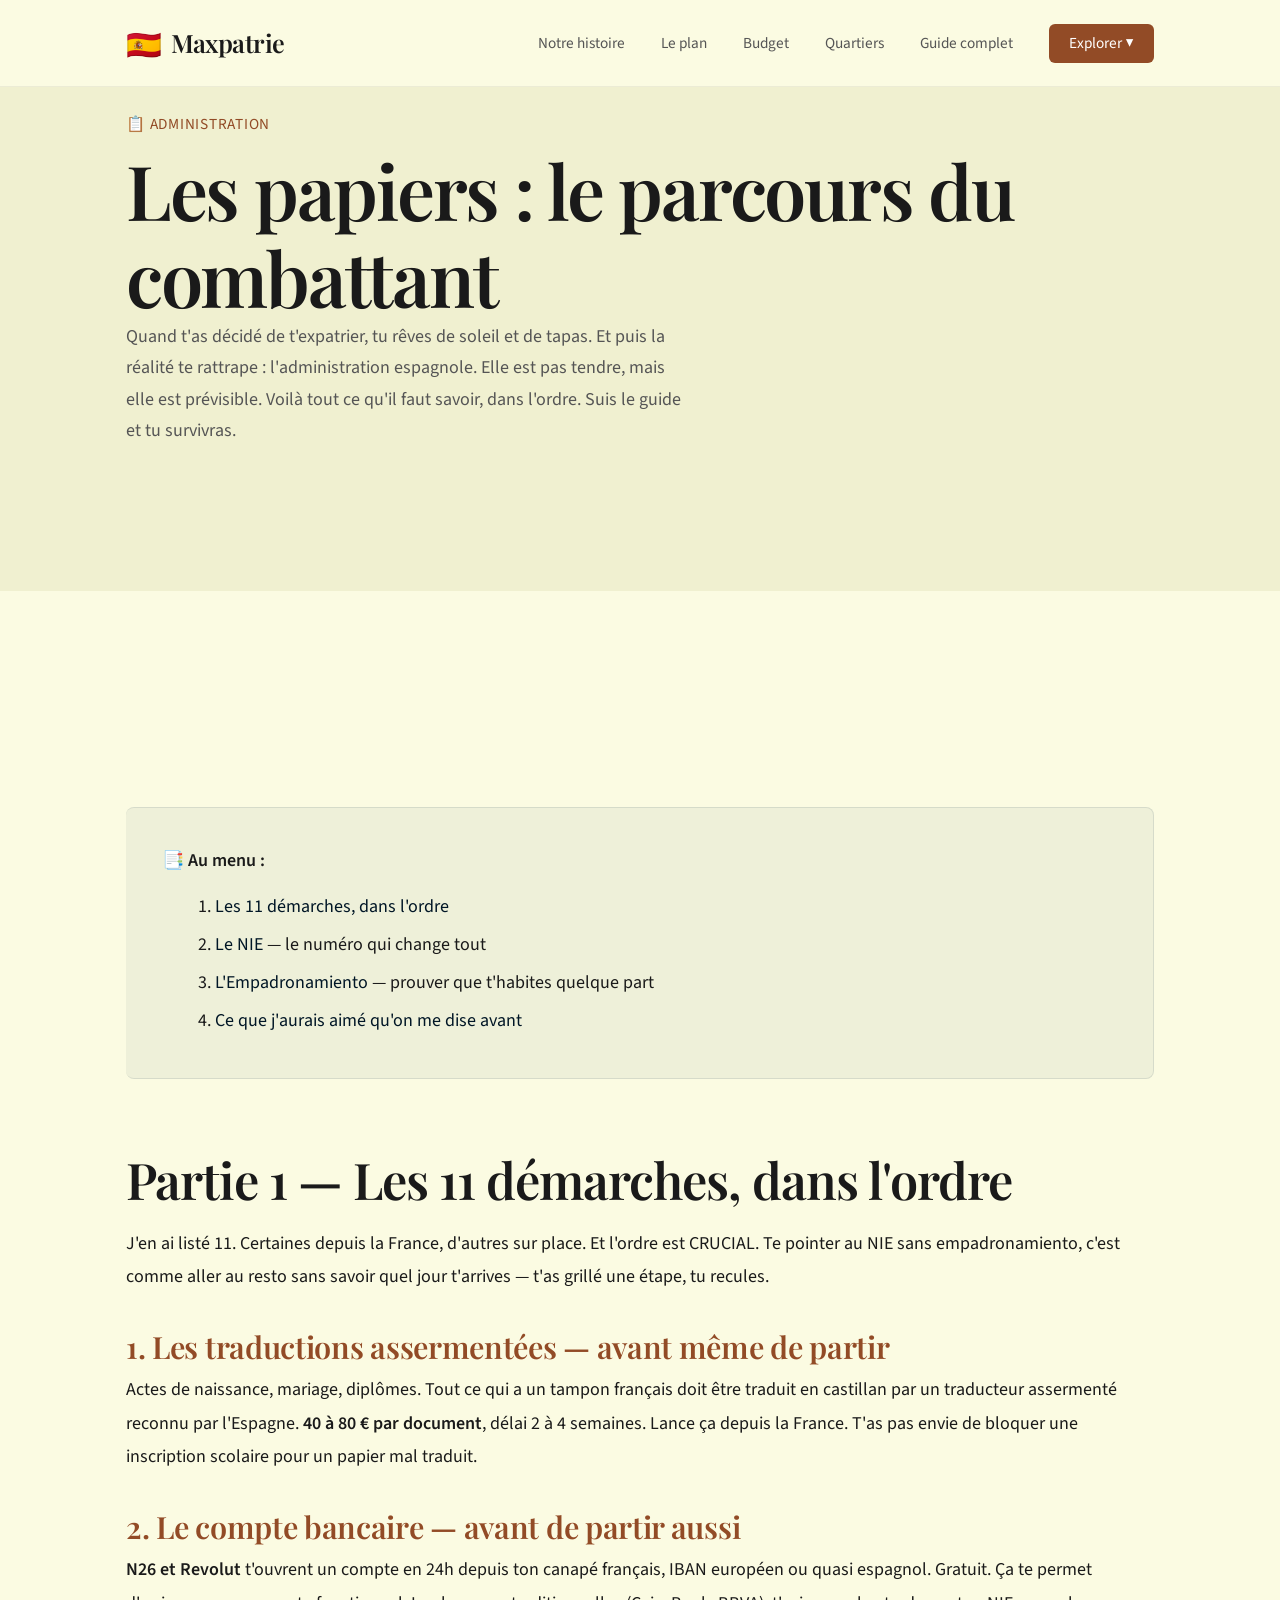
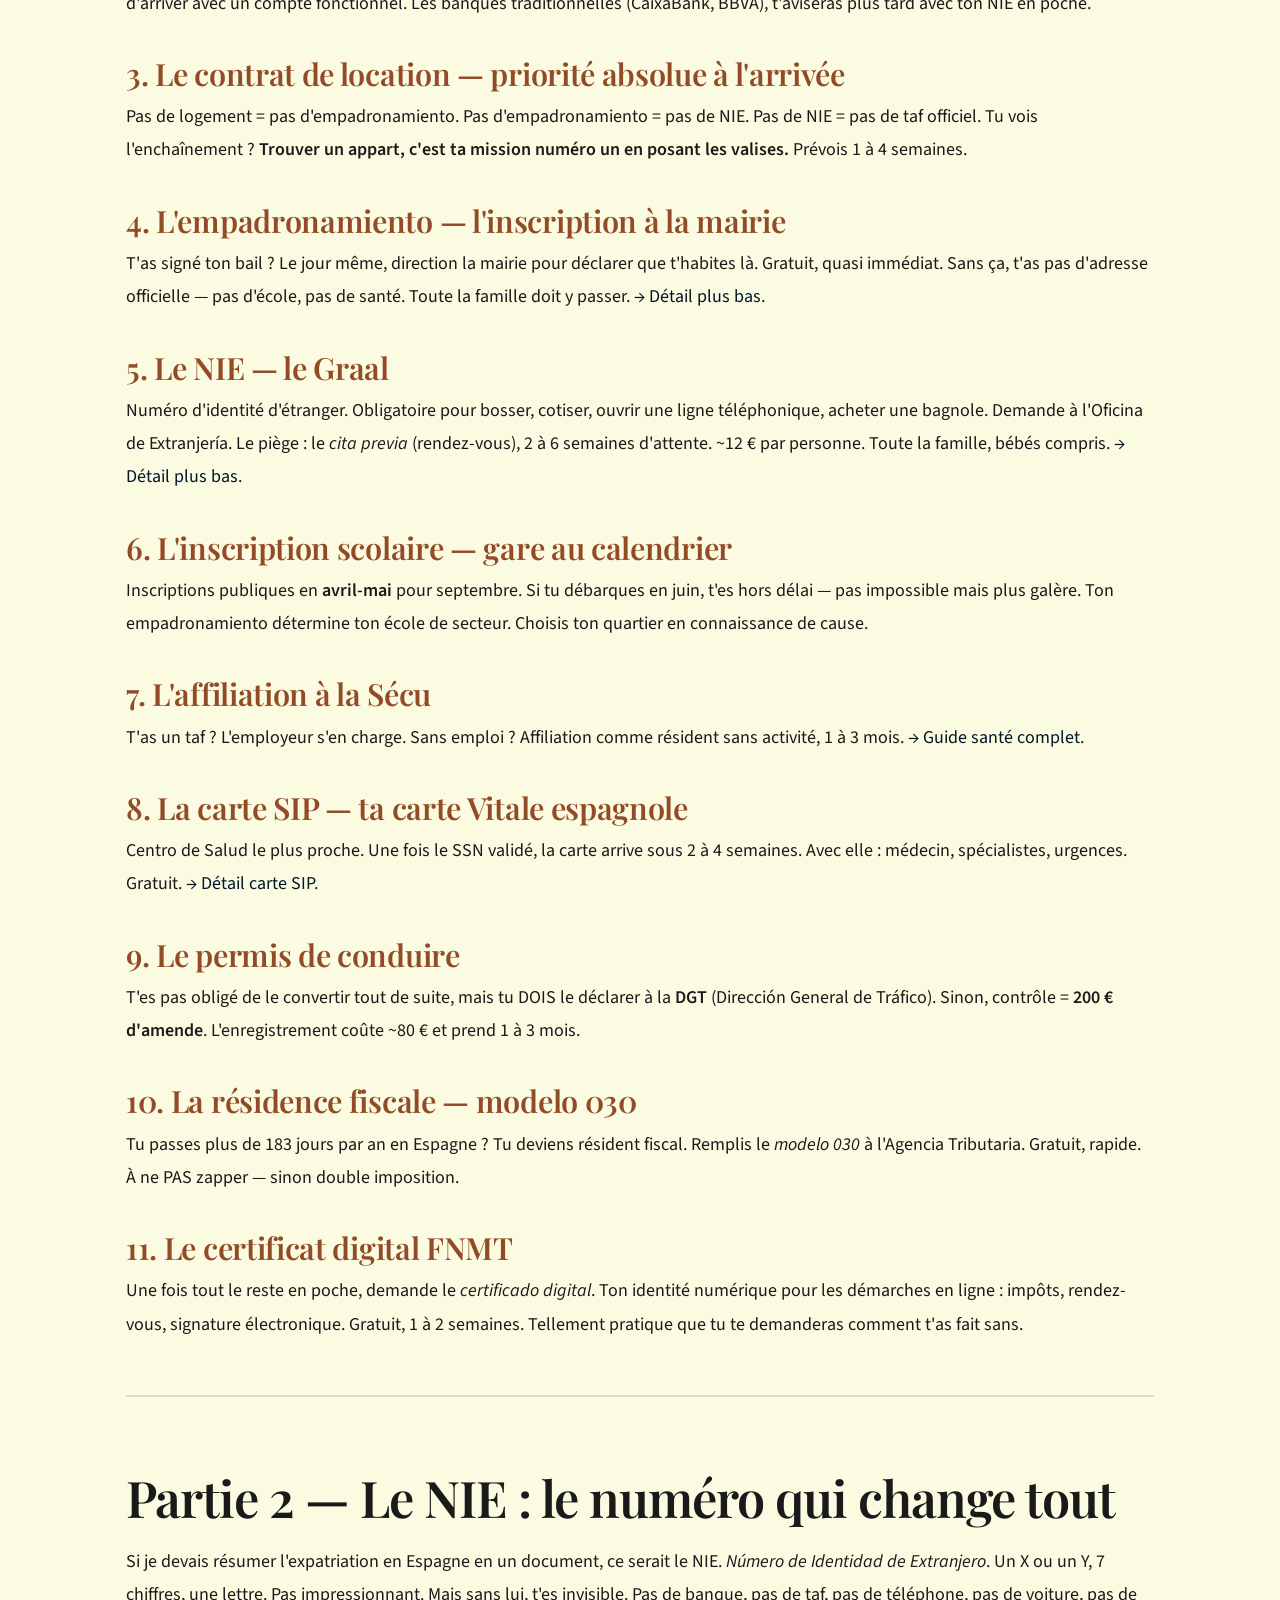
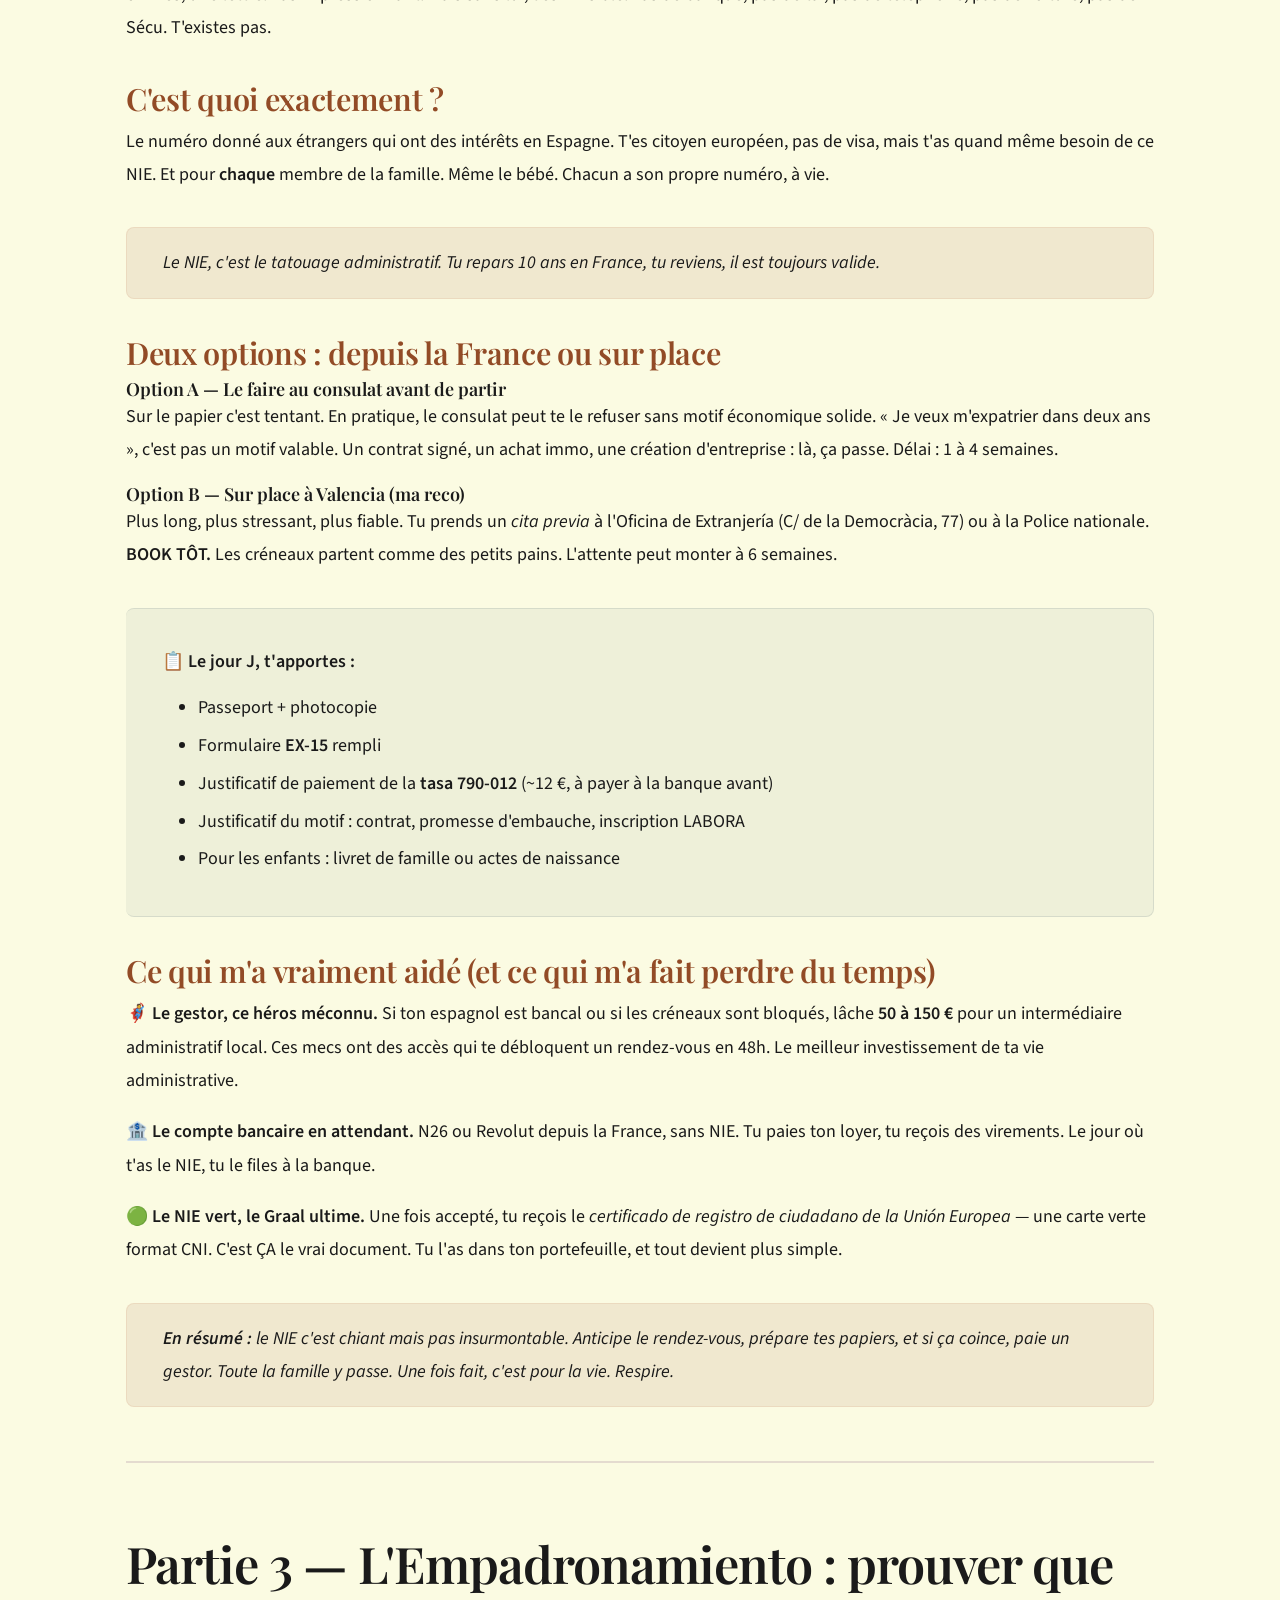
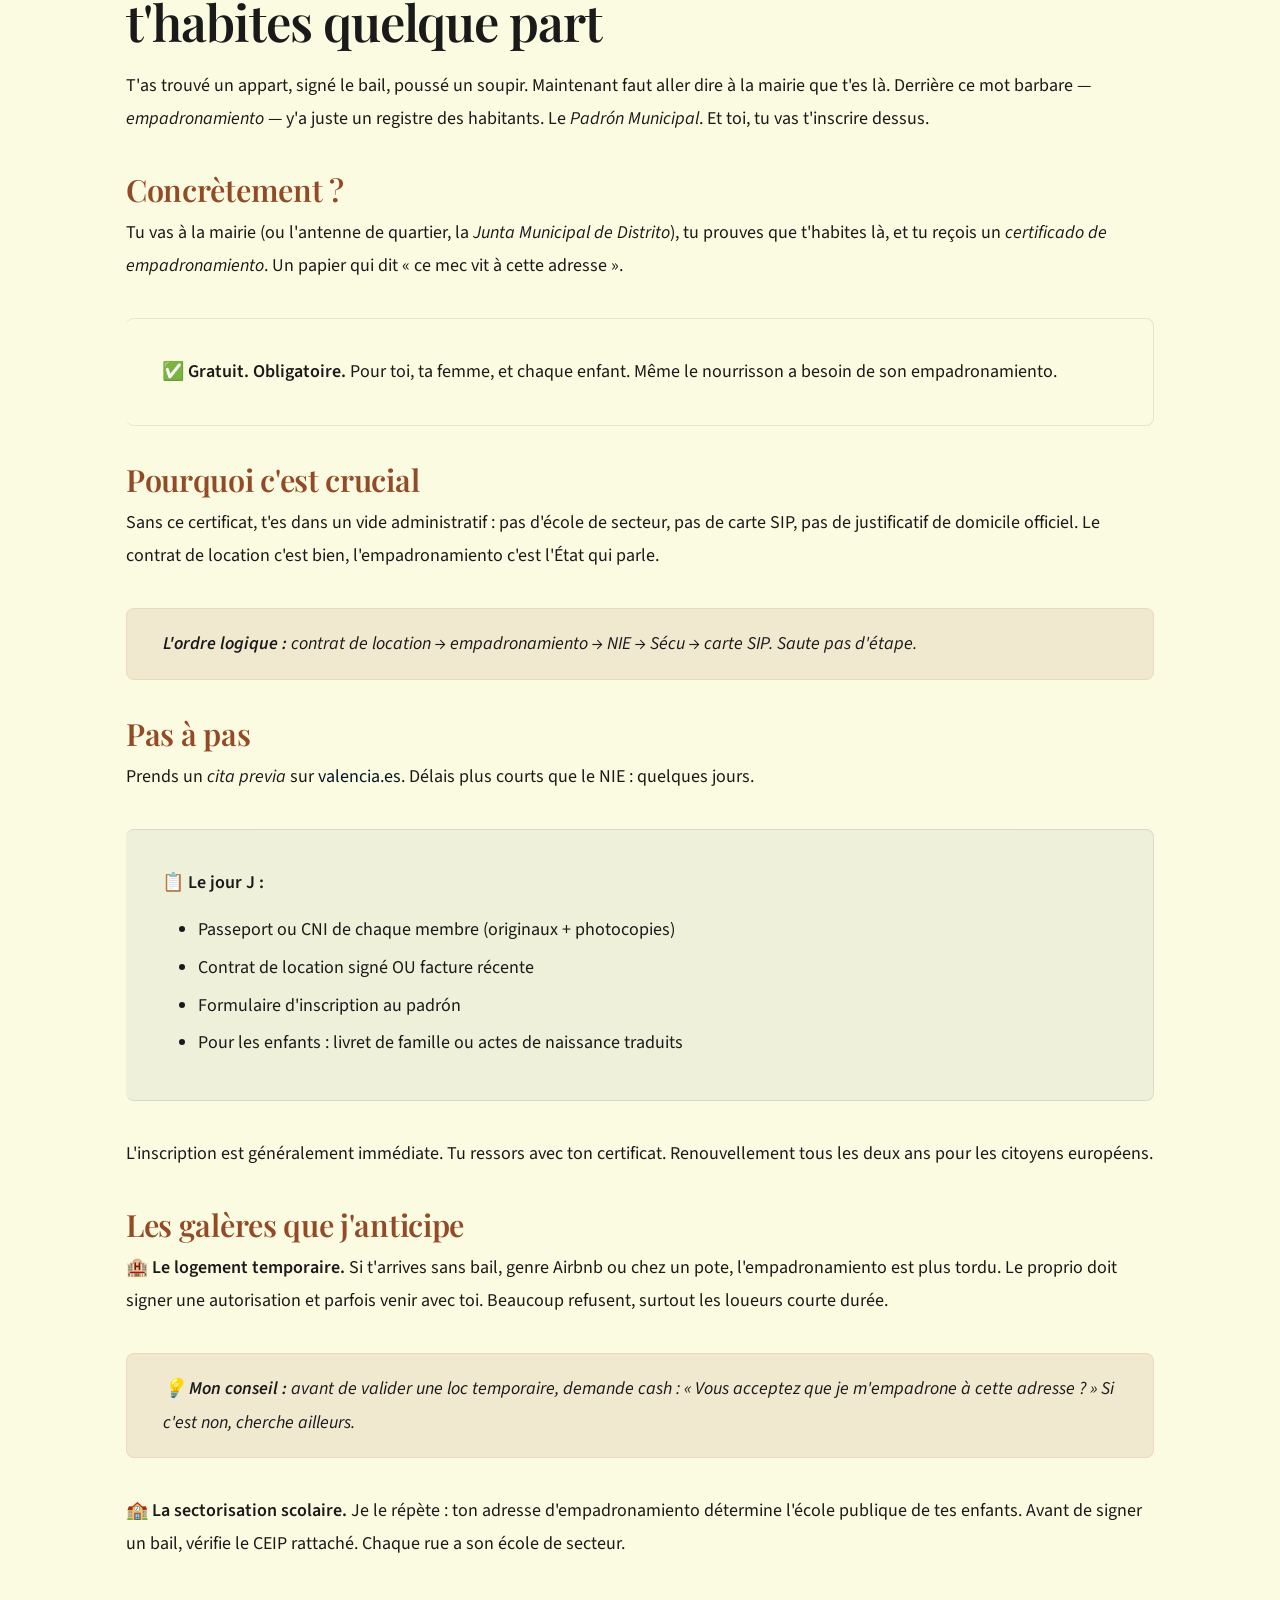
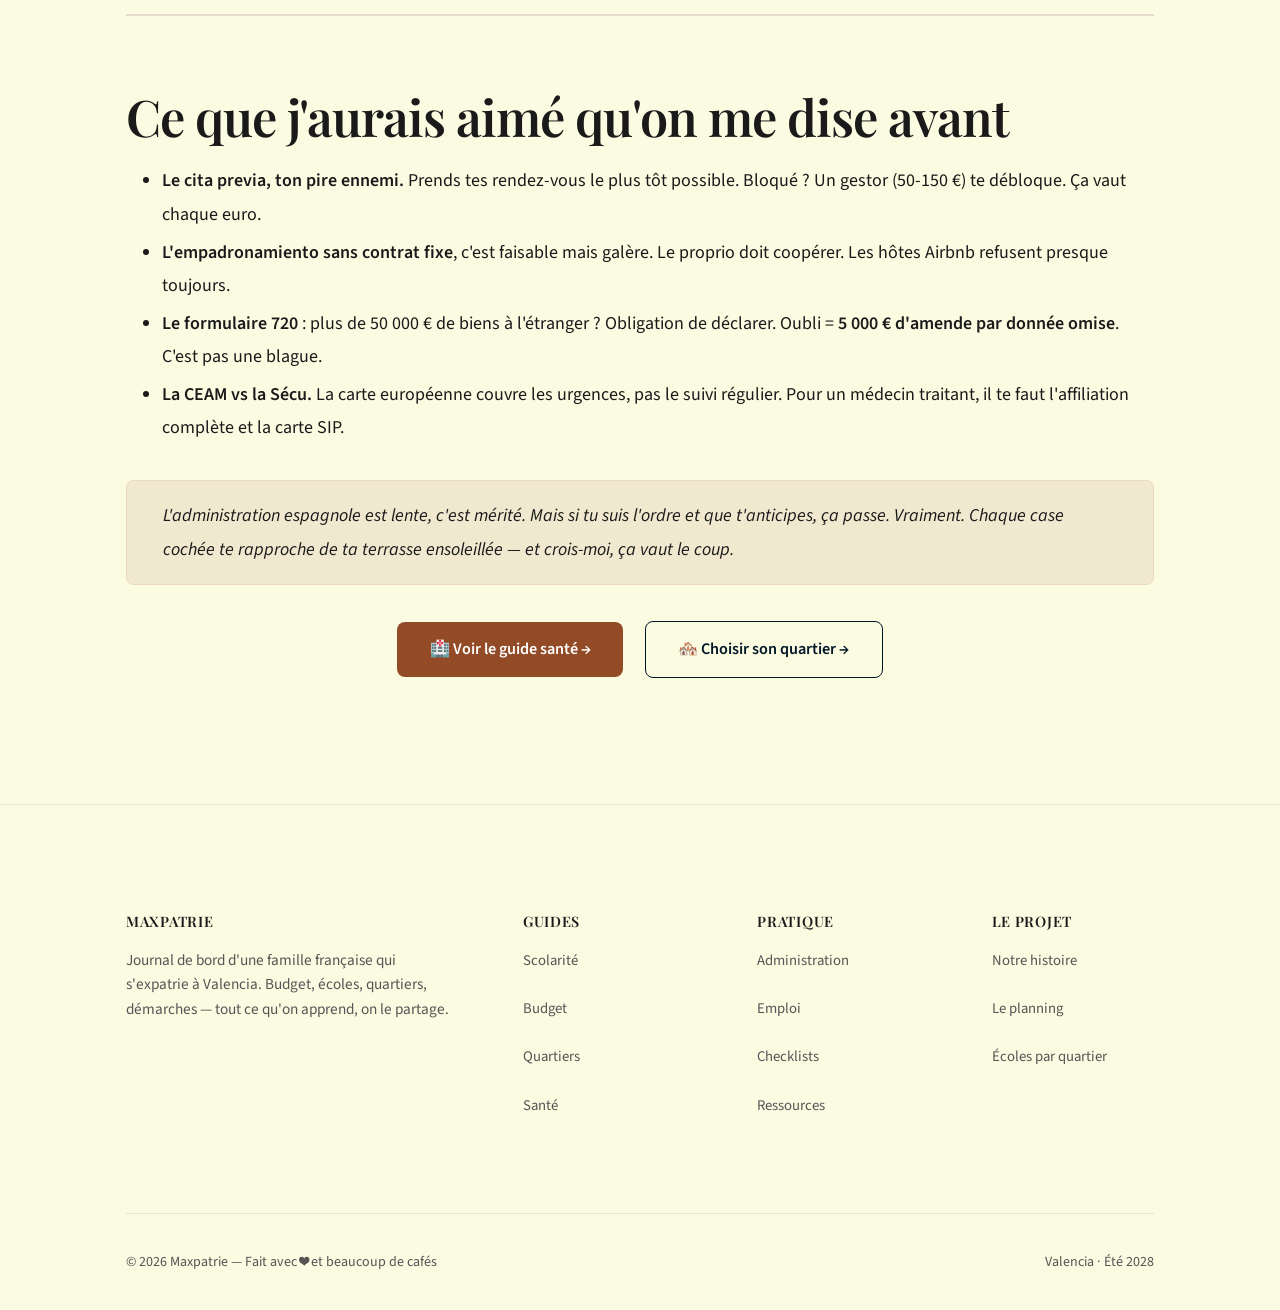
<file: pages/administration.html>
<!DOCTYPE html>
<html lang="fr">
<head>
  <meta charset="UTF-8">
  <meta name="viewport" content="width=device-width, initial-scale=1.0">
  <title>Démarches Administratives — NIE, Empadronamiento & papiers | Maxpatrie</title>
  <meta name="description" content="Toutes les démarches administratives pour s'expatrier à Valencia dans l'ordre : NIE, empadronamiento, Sécu, permis, certificat digital. Le parcours complet.">
  <meta name="keywords" content="NIE Espagne, empadronamiento Valencia, démarches administratives expatriation, certificado digital, modèle 030, administration espagnole">
  <link rel="canonical" href="https://maxpatrie.fr/pages/administration.html">
  <meta property="og:title" content="Démarches Administratives — NIE, Empadronamiento & papiers | Maxpatrie">
  <meta property="og:description" content="Toutes les démarches pour s'expatrier à Valencia dans l'ordre : NIE, empadronamiento, Sécu, permis, certificat digital.">
  <meta property="og:type" content="article">
  <meta property="og:locale" content="fr_FR">
  <link rel="stylesheet" href="../css/style.css">
</head>
<body>

  <!-- ===== NAVIGATION ===== -->
  <nav class="navbar" role="navigation">
    <div class="container">
      <a href="/" class="nav-logo">
        <span class="emoji">🇪🇸</span> Maxpatrie
      </a>
      <button class="nav-toggle" aria-label="Menu">
        <span></span><span></span><span></span>
      </button>
      <ul class="nav-links">
        <li><a href="/#histoire">Notre histoire</a></li>
        <li><a href="/#timeline">Le plan</a></li>
        <li><a href="/#budget">Budget</a></li>
        <li><a href="/#quartiers">Quartiers</a></li>
        <li><a href="/#guide">Guide complet</a></li>
        <li><a href="/#guide" class="nav-cta">Explorer ▼</a></li>
      </ul>
    </div>
  </nav>
  <div class="nav-overlay"></div>

  <!-- ===== CONTENT HEADER ===== -->
  <header class="content-header">
    <div class="container">
      <div class="section-header">
        <span class="badge">📋 Administration</span>
        <h1>Les papiers : le parcours du combattant</h1>
        <p>Quand t'as décidé de t'expatrier, tu rêves de soleil et de tapas. Et puis la réalité te rattrape : l'administration espagnole. Elle est pas tendre, mais elle est prévisible. Voilà tout ce qu'il faut savoir, dans l'ordre. Suis le guide et tu survivras.</p>
      </div>
    </div>
  </header>

  <!-- ===== MAIN CONTENT ===== -->
  <main class="section content-body">
    <div class="container">

      <!-- ===== SOMMAIRE ===== -->
      <div class="highlight-box" style="margin-bottom:2rem;">
        <p style="margin-bottom:0.75rem;"><strong>📑 Au menu :</strong></p>
        <ol style="margin-bottom:0; list-style-position: inside;">
          <li><a href="#demarches-globales">Les 11 démarches, dans l'ordre</a></li>
          <li><a href="#nie">Le NIE</a> — le numéro qui change tout</li>
          <li><a href="#empadronamiento">L'Empadronamiento</a> — prouver que t'habites quelque part</li>
          <li><a href="#conseils">Ce que j'aurais aimé qu'on me dise avant</a></li>
        </ol>
      </div>

      <!-- ==================== PARTIE 1 : DÉMARCHES ==================== -->
      <section id="demarches-globales">
        <h2>Partie 1 — Les 11 démarches, dans l'ordre</h2>

        <p>J'en ai listé 11. Certaines depuis la France, d'autres sur place. Et l'ordre est CRUCIAL. Te pointer au NIE sans empadronamiento, c'est comme aller au resto sans savoir quel jour t'arrives — t'as grillé une étape, tu recules.</p>

        <h3>1. Les traductions assermentées — avant même de partir</h3>
        <p>Actes de naissance, mariage, diplômes. Tout ce qui a un tampon français doit être traduit en castillan par un traducteur assermenté reconnu par l'Espagne. <strong>40 à 80 € par document</strong>, délai 2 à 4 semaines. Lance ça depuis la France. T'as pas envie de bloquer une inscription scolaire pour un papier mal traduit.</p>

        <h3>2. Le compte bancaire — avant de partir aussi</h3>
        <p><strong>N26 et Revolut</strong> t'ouvrent un compte en 24h depuis ton canapé français, IBAN européen ou quasi espagnol. Gratuit. Ça te permet d'arriver avec un compte fonctionnel. Les banques traditionnelles (CaixaBank, BBVA), t'aviseras plus tard avec ton NIE en poche.</p>

        <h3>3. Le contrat de location — priorité absolue à l'arrivée</h3>
        <p>Pas de logement = pas d'empadronamiento. Pas d'empadronamiento = pas de NIE. Pas de NIE = pas de taf officiel. Tu vois l'enchaînement ? <strong>Trouver un appart, c'est ta mission numéro un en posant les valises.</strong> Prévois 1 à 4 semaines.</p>

        <h3>4. L'empadronamiento — l'inscription à la mairie</h3>
        <p>T'as signé ton bail ? Le jour même, direction la mairie pour déclarer que t'habites là. Gratuit, quasi immédiat. Sans ça, t'as pas d'adresse officielle — pas d'école, pas de santé. Toute la famille doit y passer. <a href="#empadronamiento">→ Détail plus bas</a>.</p>

        <h3>5. Le NIE — le Graal</h3>
        <p>Numéro d'identité d'étranger. Obligatoire pour bosser, cotiser, ouvrir une ligne téléphonique, acheter une bagnole. Demande à l'Oficina de Extranjería. Le piège : le <em>cita previa</em> (rendez-vous), 2 à 6 semaines d'attente. ~12 € par personne. Toute la famille, bébés compris. <a href="#nie">→ Détail plus bas</a>.</p>

        <h3>6. L'inscription scolaire — gare au calendrier</h3>
        <p>Inscriptions publiques en <strong>avril-mai</strong> pour septembre. Si tu débarques en juin, t'es hors délai — pas impossible mais plus galère. Ton empadronamiento détermine ton école de secteur. Choisis ton quartier en connaissance de cause.</p>

        <h3>7. L'affiliation à la Sécu</h3>
        <p>T'as un taf ? L'employeur s'en charge. Sans emploi ? Affiliation comme résident sans activité, 1 à 3 mois. <a href="sante.html">→ Guide santé complet</a>.</p>

        <h3>8. La carte SIP — ta carte Vitale espagnole</h3>
        <p>Centro de Salud le plus proche. Une fois le SSN validé, la carte arrive sous 2 à 4 semaines. Avec elle : médecin, spécialistes, urgences. Gratuit. <a href="sante.html#carte-sip">→ Détail carte SIP</a>.</p>

        <h3>9. Le permis de conduire</h3>
        <p>T'es pas obligé de le convertir tout de suite, mais tu DOIS le déclarer à la <strong>DGT</strong> (Dirección General de Tráfico). Sinon, contrôle = <strong>200 € d'amende</strong>. L'enregistrement coûte ~80 € et prend 1 à 3 mois.</p>

        <h3>10. La résidence fiscale — modelo 030</h3>
        <p>Tu passes plus de 183 jours par an en Espagne ? Tu deviens résident fiscal. Remplis le <em>modelo 030</em> à l'Agencia Tributaria. Gratuit, rapide. À ne PAS zapper — sinon double imposition.</p>

        <h3>11. Le certificat digital FNMT</h3>
        <p>Une fois tout le reste en poche, demande le <em>certificado digital</em>. Ton identité numérique pour les démarches en ligne : impôts, rendez-vous, signature électronique. Gratuit, 1 à 2 semaines. Tellement pratique que tu te demanderas comment t'as fait sans.</p>
      </section>

      <hr style="border: none; border-top: 2px solid var(--sand-dark); margin: 3rem 0;">

      <!-- ==================== PARTIE 2 : NIE ==================== -->
      <section id="nie">
        <h2>Partie 2 — Le NIE : le numéro qui change tout</h2>

        <p>Si je devais résumer l'expatriation en Espagne en un document, ce serait le NIE. <em>Número de Identidad de Extranjero</em>. Un X ou un Y, 7 chiffres, une lettre. Pas impressionnant. Mais sans lui, t'es invisible. Pas de banque, pas de taf, pas de téléphone, pas de voiture, pas de Sécu. T'existes pas.</p>

        <h3>C'est quoi exactement ?</h3>
        <p>Le numéro donné aux étrangers qui ont des intérêts en Espagne. T'es citoyen européen, pas de visa, mais t'as quand même besoin de ce NIE. Et pour <strong>chaque</strong> membre de la famille. Même le bébé. Chacun a son propre numéro, à vie.</p>
        <blockquote>
          Le NIE, c'est le tatouage administratif. Tu repars 10 ans en France, tu reviens, il est toujours valide.
        </blockquote>

        <h3>Deux options : depuis la France ou sur place</h3>

        <h4>Option A — Le faire au consulat avant de partir</h4>
        <p>Sur le papier c'est tentant. En pratique, le consulat peut te le refuser sans motif économique solide. « Je veux m'expatrier dans deux ans », c'est pas un motif valable. Un contrat signé, un achat immo, une création d'entreprise : là, ça passe. Délai : 1 à 4 semaines.</p>

        <h4>Option B — Sur place à Valencia (ma reco)</h4>
        <p>Plus long, plus stressant, plus fiable. Tu prends un <em>cita previa</em> à l'Oficina de Extranjería (C/ de la Democràcia, 77) ou à la Police nationale. <strong>BOOK TÔT.</strong> Les créneaux partent comme des petits pains. L'attente peut monter à 6 semaines.</p>

        <div class="highlight-box">
          <p style="margin-bottom:0.75rem;"><strong>📋 Le jour J, t'apportes :</strong></p>
          <ul style="margin-bottom:0;">
            <li>Passeport + photocopie</li>
            <li>Formulaire <strong>EX-15</strong> rempli</li>
            <li>Justificatif de paiement de la <strong>tasa 790-012</strong> (~12 €, à payer à la banque avant)</li>
            <li>Justificatif du motif : contrat, promesse d'embauche, inscription LABORA</li>
            <li>Pour les enfants : livret de famille ou actes de naissance</li>
          </ul>
        </div>

        <h3>Ce qui m'a vraiment aidé (et ce qui m'a fait perdre du temps)</h3>

        <p><strong>🦸 Le gestor, ce héros méconnu.</strong> Si ton espagnol est bancal ou si les créneaux sont bloqués, lâche <strong>50 à 150 €</strong> pour un intermédiaire administratif local. Ces mecs ont des accès qui te débloquent un rendez-vous en 48h. Le meilleur investissement de ta vie administrative.</p>

        <p><strong>🏦 Le compte bancaire en attendant.</strong> N26 ou Revolut depuis la France, sans NIE. Tu paies ton loyer, tu reçois des virements. Le jour où t'as le NIE, tu le files à la banque.</p>

        <p><strong>🟢 Le NIE vert, le Graal ultime.</strong> Une fois accepté, tu reçois le <em>certificado de registro de ciudadano de la Unión Europea</em> — une carte verte format CNI. C'est ÇA le vrai document. Tu l'as dans ton portefeuille, et tout devient plus simple.</p>

        <blockquote>
          <strong>En résumé :</strong> le NIE c'est chiant mais pas insurmontable. Anticipe le rendez-vous, prépare tes papiers, et si ça coince, paie un gestor. Toute la famille y passe. Une fois fait, c'est pour la vie. Respire.
        </blockquote>
      </section>

      <hr style="border: none; border-top: 2px solid var(--sand-dark); margin: 3rem 0;">

      <!-- ==================== PARTIE 3 : EMPADRONAMIENTO ==================== -->
      <section id="empadronamiento">
        <h2>Partie 3 — L'Empadronamiento : prouver que t'habites quelque part</h2>

        <p>T'as trouvé un appart, signé le bail, poussé un soupir. Maintenant faut aller dire à la mairie que t'es là. Derrière ce mot barbare — <em>empadronamiento</em> — y'a juste un registre des habitants. Le <em>Padrón Municipal</em>. Et toi, tu vas t'inscrire dessus.</p>

        <h3>Concrètement ?</h3>
        <p>Tu vas à la mairie (ou l'antenne de quartier, la <em>Junta Municipal de Distrito</em>), tu prouves que t'habites là, et tu reçois un <em>certificado de empadronamiento</em>. Un papier qui dit « ce mec vit à cette adresse ».</p>
        <div class="highlight-box" style="border-left-color: var(--olive); background: var(--olive-light);">
          <p style="margin-bottom:0;"><strong>✅ Gratuit. Obligatoire.</strong> Pour toi, ta femme, et chaque enfant. Même le nourrisson a besoin de son empadronamiento.</p>
        </div>

        <h3>Pourquoi c'est crucial</h3>
        <p>Sans ce certificat, t'es dans un vide administratif : pas d'école de secteur, pas de carte SIP, pas de justificatif de domicile officiel. Le contrat de location c'est bien, l'empadronamiento c'est l'État qui parle.</p>
        <blockquote>
          <strong>L'ordre logique :</strong> contrat de location → empadronamiento → NIE → Sécu → carte SIP. Saute pas d'étape.
        </blockquote>

        <h3>Pas à pas</h3>
        <p>Prends un <em>cita previa</em> sur <a href="https://www.valencia.es" target="_blank" rel="noopener">valencia.es</a>. Délais plus courts que le NIE : quelques jours.</p>
        <div class="highlight-box">
          <p style="margin-bottom:0.75rem;"><strong>📋 Le jour J :</strong></p>
          <ul style="margin-bottom:0;">
            <li>Passeport ou CNI de chaque membre (originaux + photocopies)</li>
            <li>Contrat de location signé OU facture récente</li>
            <li>Formulaire d'inscription au padrón</li>
            <li>Pour les enfants : livret de famille ou actes de naissance traduits</li>
          </ul>
        </div>

        <p style="margin-top:1rem;">L'inscription est généralement immédiate. Tu ressors avec ton certificat. Renouvellement tous les deux ans pour les citoyens européens.</p>

        <h3>Les galères que j'anticipe</h3>
        <p><strong>🏨 Le logement temporaire.</strong> Si t'arrives sans bail, genre Airbnb ou chez un pote, l'empadronamiento est plus tordu. Le proprio doit signer une autorisation et parfois venir avec toi. Beaucoup refusent, surtout les loueurs courte durée.</p>
        <blockquote>
          <strong>💡 Mon conseil :</strong> avant de valider une loc temporaire, demande cash : « Vous acceptez que je m'empadrone à cette adresse ? » Si c'est non, cherche ailleurs.
        </blockquote>
        <p><strong>🏫 La sectorisation scolaire.</strong> Je le répète : ton adresse d'empadronamiento détermine l'école publique de tes enfants. Avant de signer un bail, vérifie le CEIP rattaché. Chaque rue a son école de secteur.</p>
      </section>

      <hr style="border: none; border-top: 2px solid var(--sand-dark); margin: 3rem 0;">

      <!-- ==================== CONSEILS ==================== -->
      <section id="conseils">
        <h2>Ce que j'aurais aimé qu'on me dise avant</h2>

        <ul>
          <li><strong>Le cita previa, ton pire ennemi.</strong> Prends tes rendez-vous le plus tôt possible. Bloqué ? Un gestor (50-150 €) te débloque. Ça vaut chaque euro.</li>
          <li><strong>L'empadronamiento sans contrat fixe</strong>, c'est faisable mais galère. Le proprio doit coopérer. Les hôtes Airbnb refusent presque toujours.</li>
          <li><strong>Le formulaire 720</strong> : plus de 50 000 € de biens à l'étranger ? Obligation de déclarer. Oubli = <strong>5 000 € d'amende par donnée omise</strong>. C'est pas une blague.</li>
          <li><strong>La CEAM vs la Sécu.</strong> La carte européenne couvre les urgences, pas le suivi régulier. Pour un médecin traitant, il te faut l'affiliation complète et la carte SIP.</li>
        </ul>
      </section>

      <blockquote style="margin-top:2rem;">
        L'administration espagnole est lente, c'est mérité. Mais si tu suis l'ordre et que t'anticipes, ça passe. Vraiment. Chaque case cochée te rapproche de ta terrasse ensoleillée — et crois-moi, ça vaut le coup.
      </blockquote>

      <p style="text-align:center;margin-top:2rem;">
        <a href="sante.html" class="btn btn-primary">🏥 Voir le guide santé →</a>
        <a href="quartiers.html" class="btn btn-outline" style="margin-left:1rem;">🏘️ Choisir son quartier →</a>
      </p>

    </div>
  </main>

  <!-- ===== FOOTER ===== -->
  <footer class="footer">
    <div class="container">
      <div class="footer-grid">
        <div>
          <h4>Maxpatrie</h4>
          <p style="font-size: 0.85rem; line-height: 1.6;">
            Journal de bord d'une famille française qui s'expatrie à Valencia. 
            Budget, écoles, quartiers, démarches — tout ce qu'on apprend, on le partage.
          </p>
        </div>
        <div>
          <h4>Guides</h4>
          <p><a href="scolarite.html">Scolarité</a></p>
          <p><a href="budget.html">Budget</a></p>
          <p><a href="quartiers.html">Quartiers</a></p>
          <p><a href="sante.html">Santé</a></p>
        </div>
        <div>
          <h4>Pratique</h4>
          <p><a href="administration.html">Administration</a></p>
          <p><a href="emploi.html">Emploi</a></p>
          <p><a href="checklists.html">Checklists</a></p>
          <p><a href="ressources.html">Ressources</a></p>
        </div>
        <div>
          <h4>Le projet</h4>
          <p><a href="/#histoire">Notre histoire</a></p>
          <p><a href="/#timeline">Le planning</a></p>
          <p><a href="ecoles.html">Écoles par quartier</a></p>
        </div>
      </div>
      <div class="footer-bottom">
        <span>© 2026 Maxpatrie — Fait avec ❤️ et beaucoup de cafés</span>
        <span>Valencia · Été 2028</span>
      </div>
    </div>
  </footer>

  <script src="../js/main.js"></script>
</body>
</html>
</file>
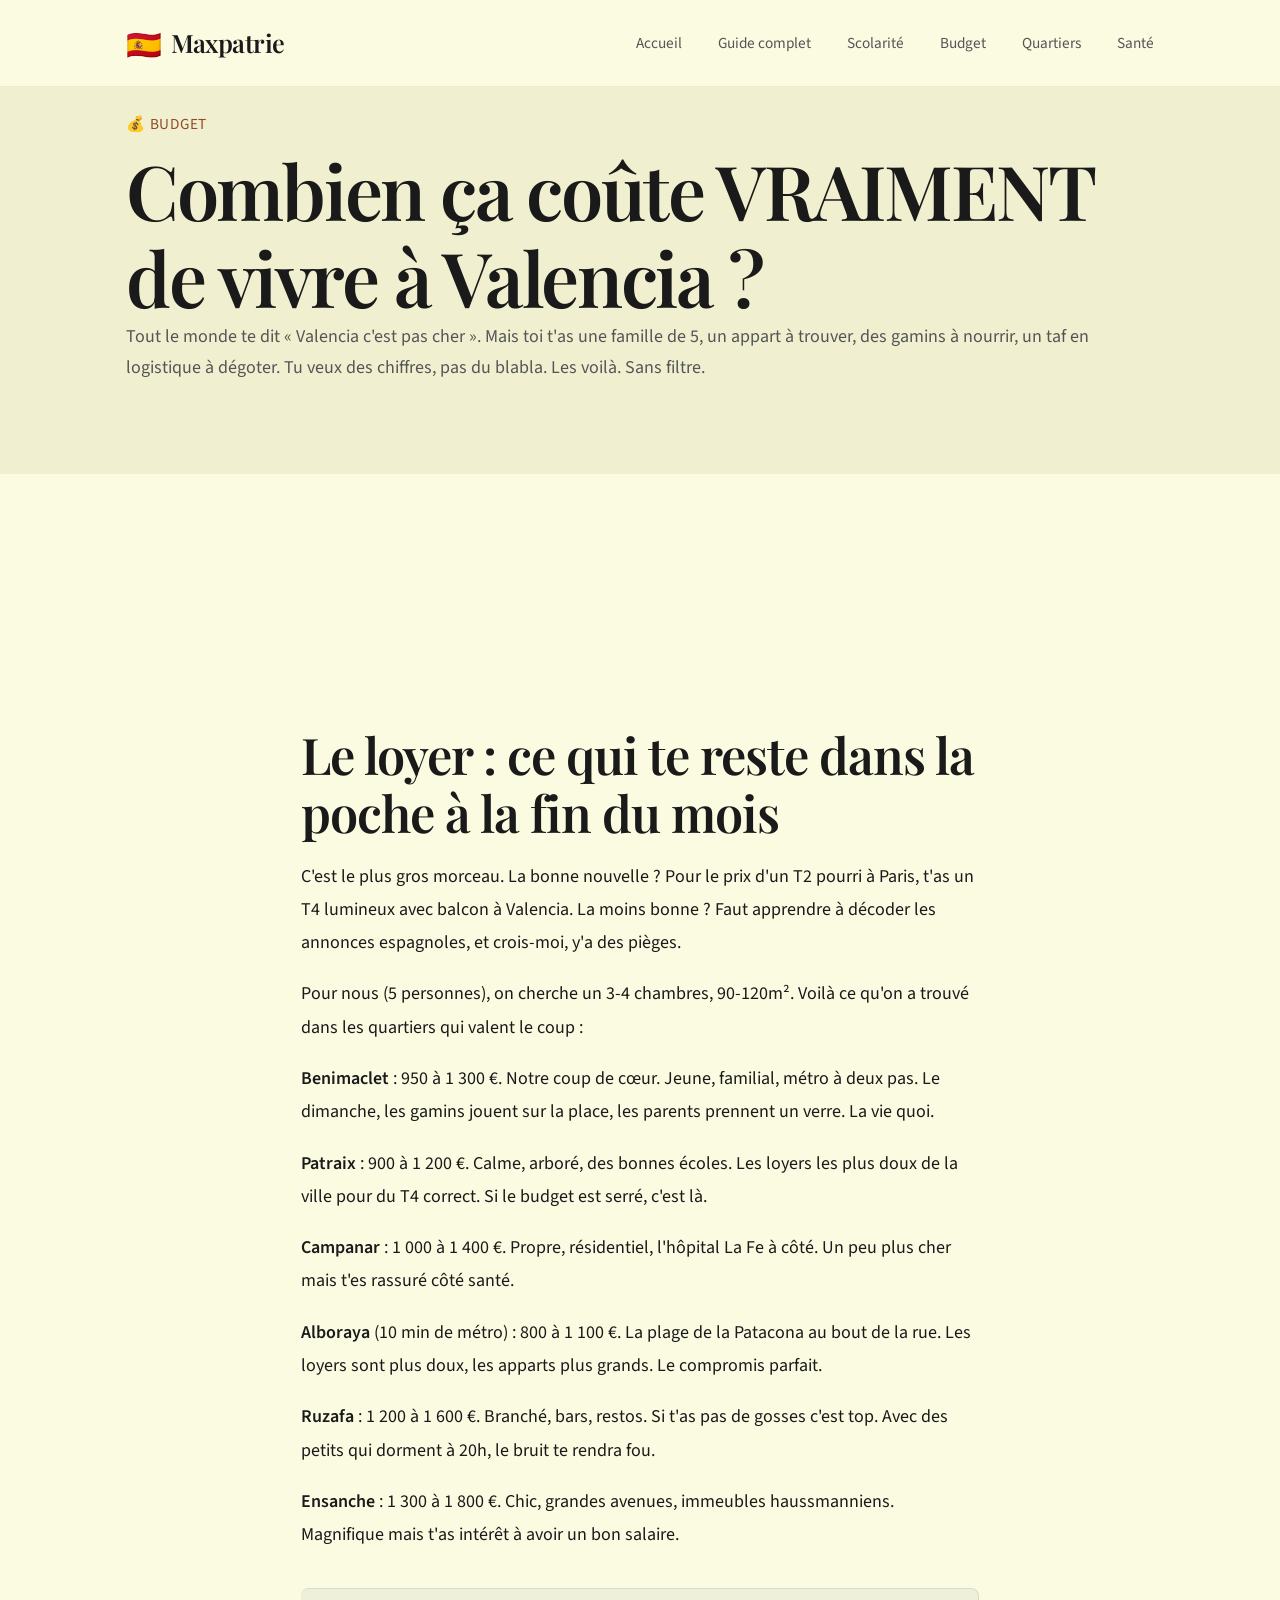
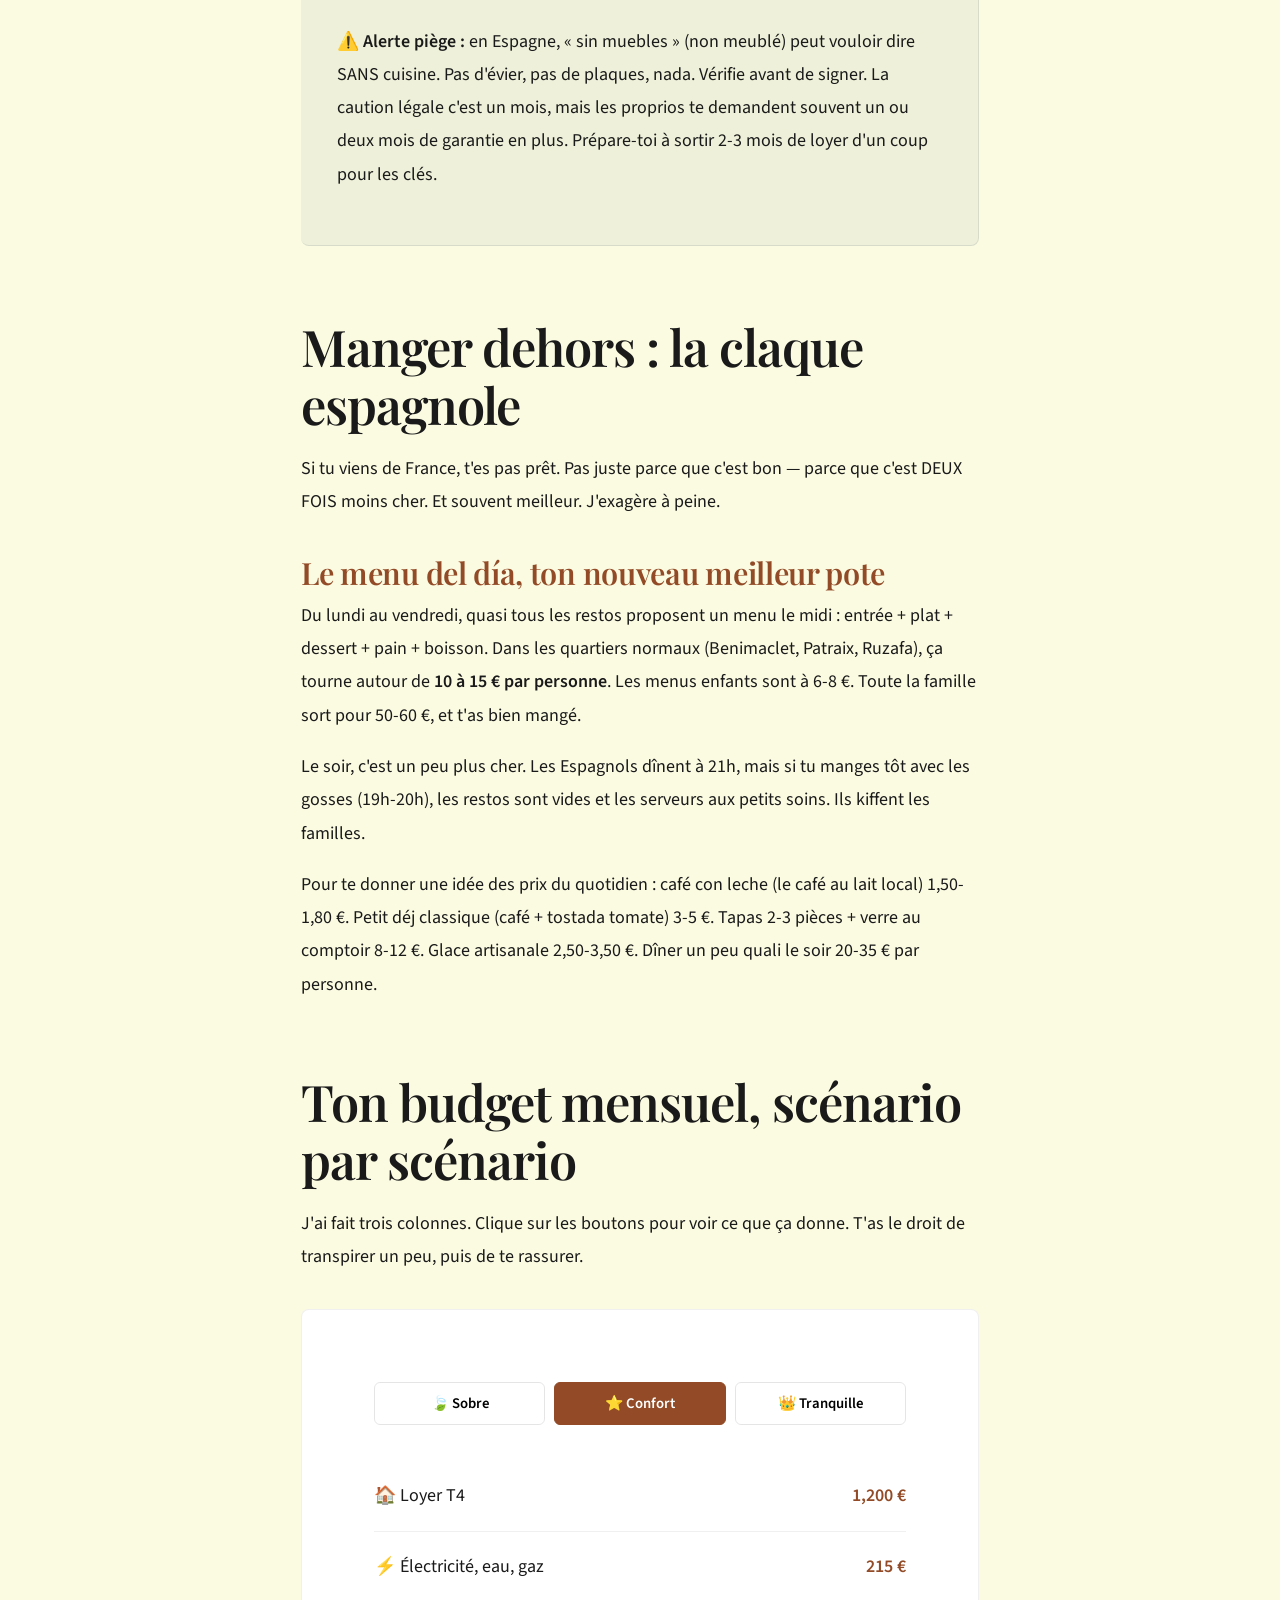
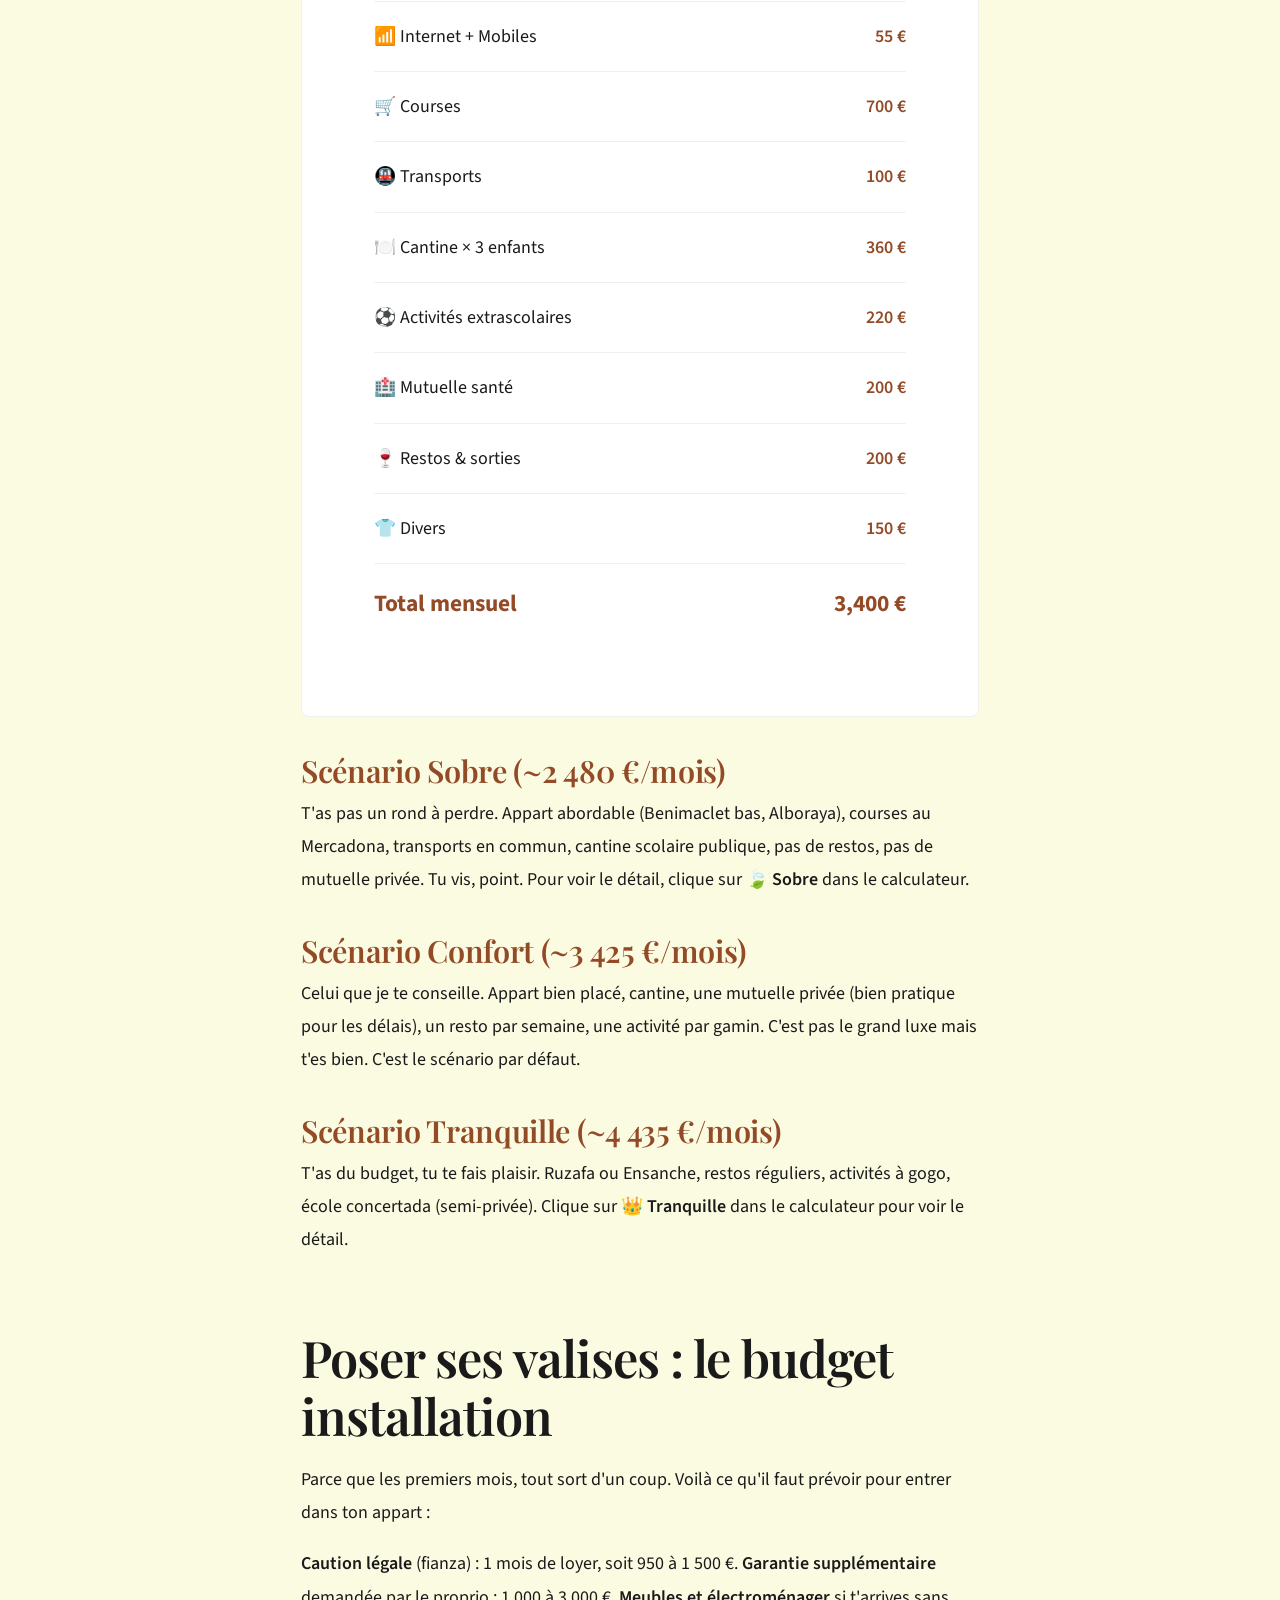
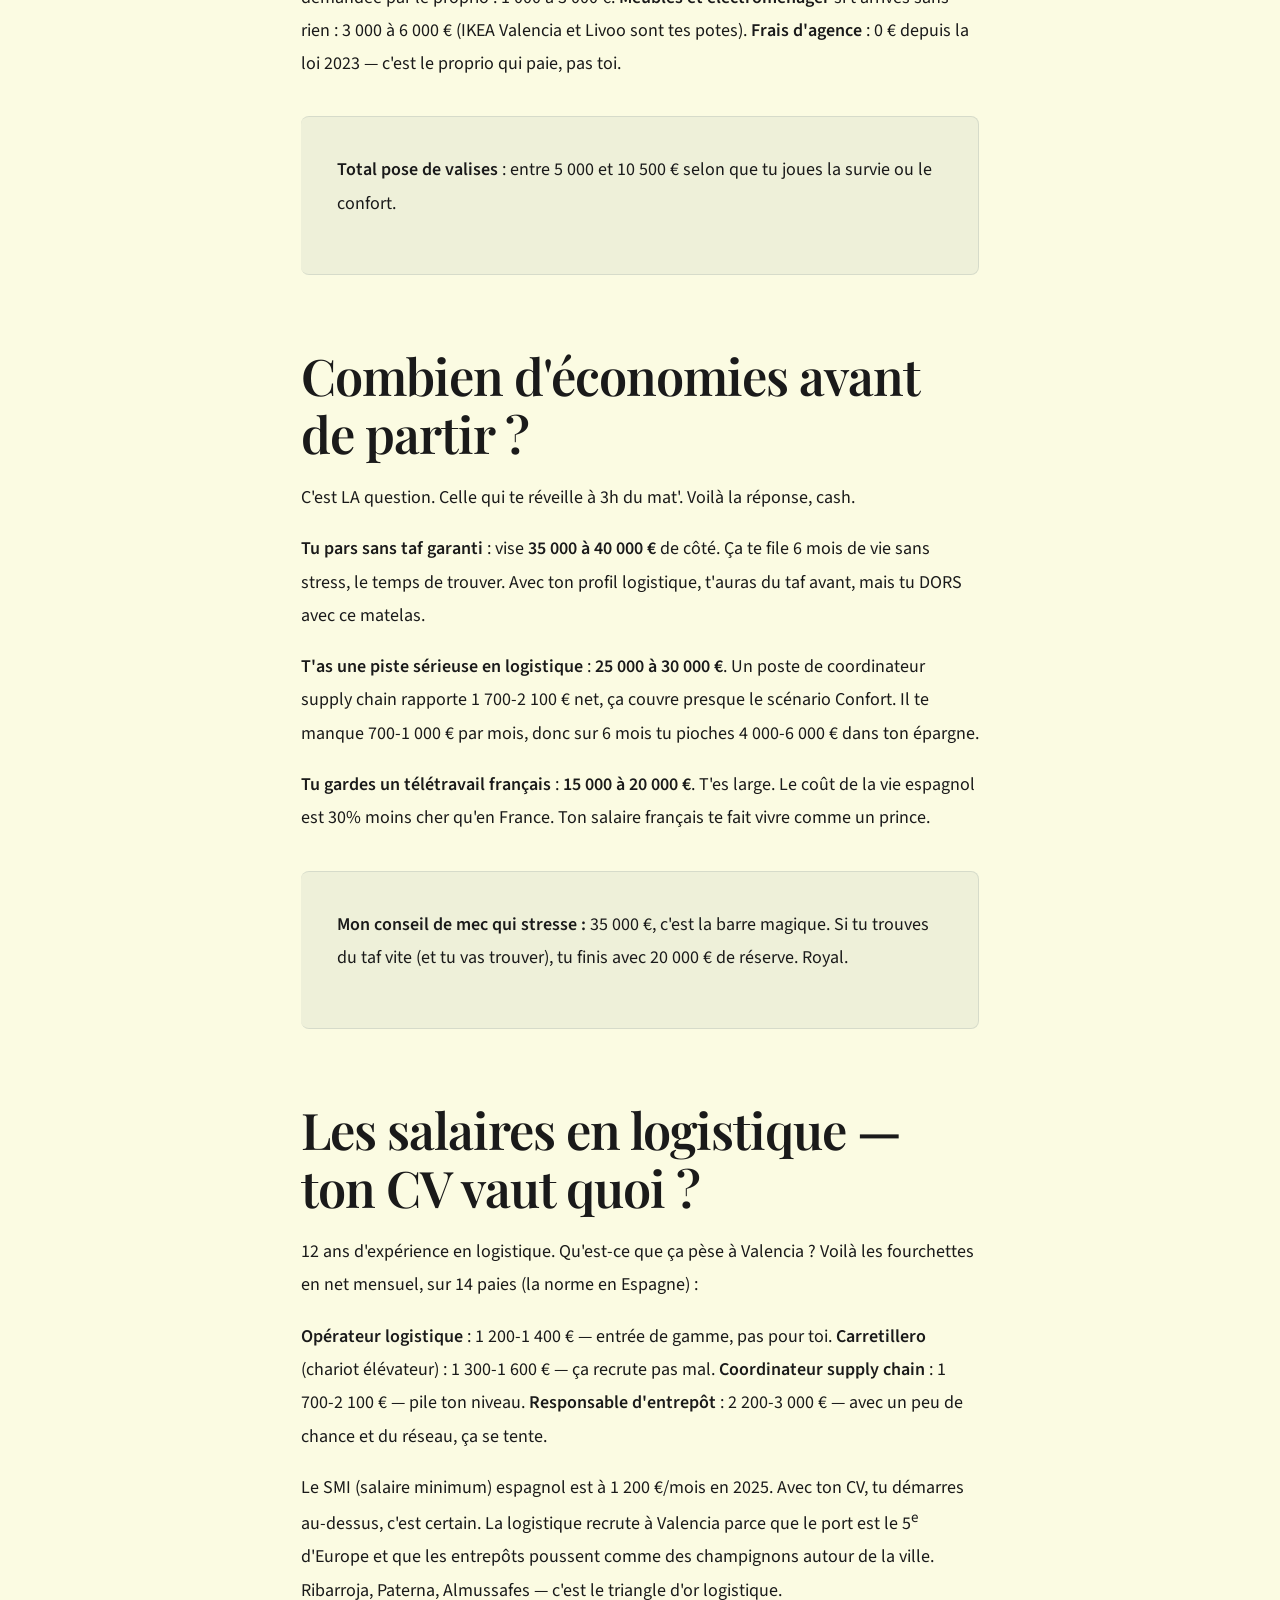
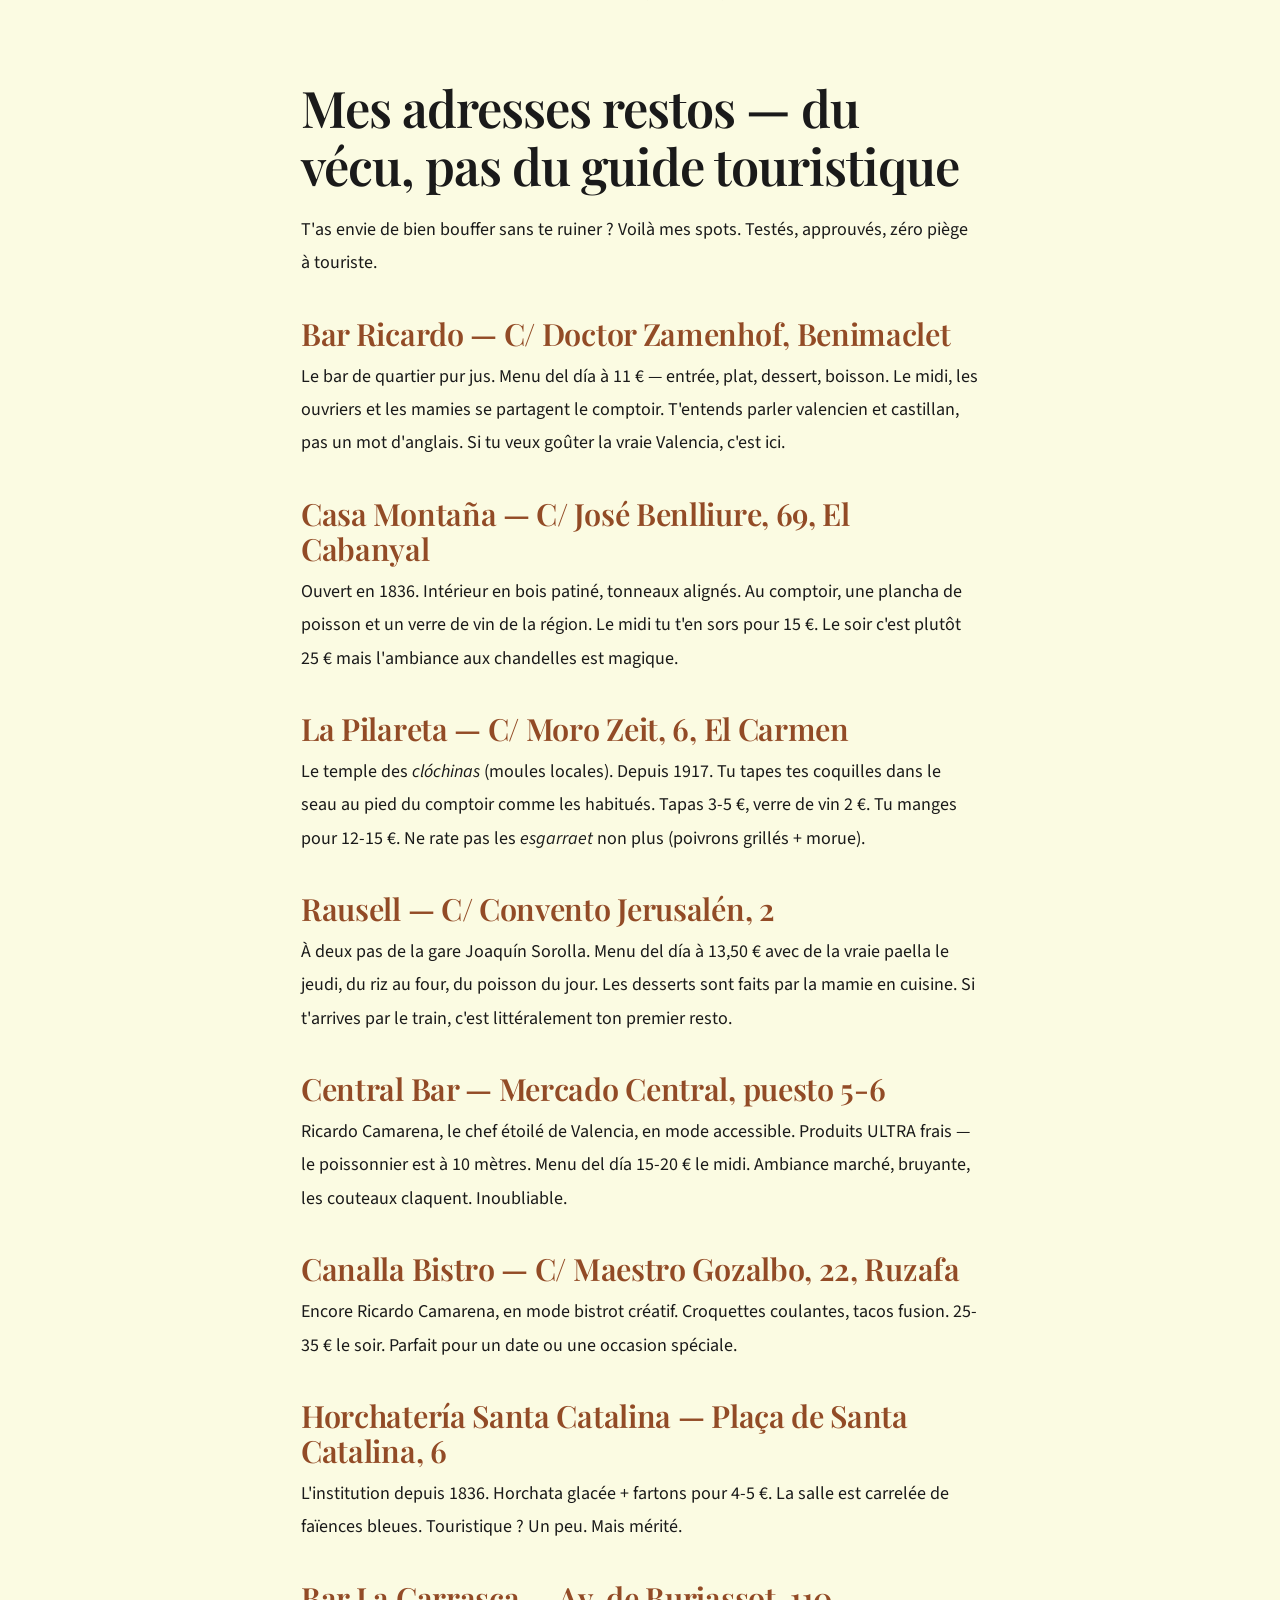
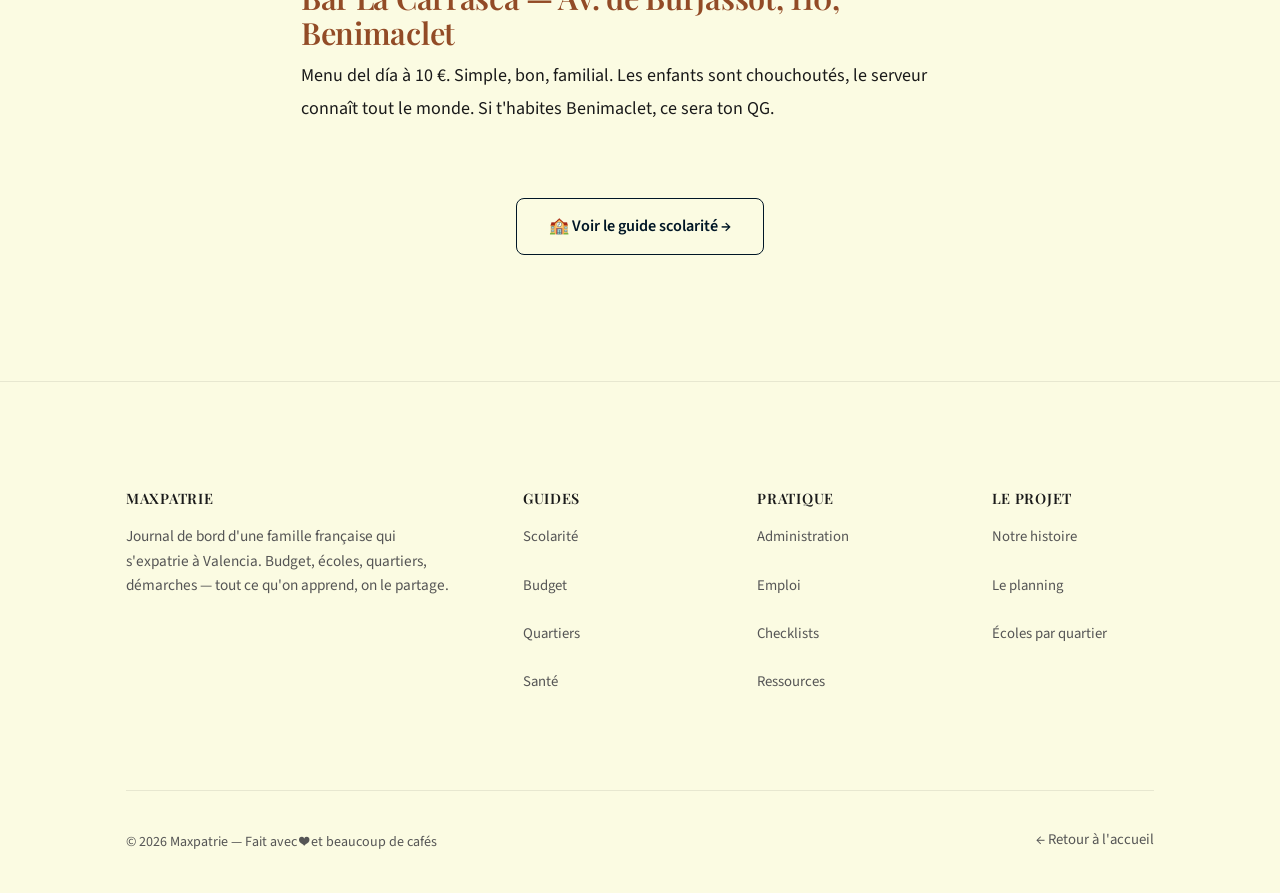
<file: pages/budget.html>
<!DOCTYPE html>
<html lang="fr">
<head>
  <meta charset="UTF-8">
  <meta name="viewport" content="width=device-width, initial-scale=1.0">
  <title>Budget & Coût de la Vie à Valencia — Maxpatrie</title>
  <meta name="description" content="Combien ça coûte VRAIMENT de vivre à Valencia avec une famille de 5 ? Loyers, courses, salaires en logistique, restaurants pas chers. Trois scénarios chiffrés.">
  <meta name="keywords" content="coût de la vie Valencia, budget expatriation Espagne, loyer Valencia famille, salaire logistique Espagne, restaurants pas chers Valencia, économies expatriation">
  <link rel="canonical" href="https://maxpatrie.fr/pages/budget.html">

  <!-- Open Graph -->
  <meta property="og:title" content="Budget & Coût de la Vie à Valencia — Maxpatrie">
  <meta property="og:description" content="Loyers, courses, salaires, restaurants : le budget complet pour une famille de 5 qui s'expatrie à Valencia. Trois scénarios, des vrais chiffres.">
  <meta property="og:type" content="article">
  <meta property="og:locale" content="fr_FR">

  <link rel="stylesheet" href="../css/style.css">
</head>
<body>

  <!-- ===== NAVIGATION ===== -->
  <nav class="navbar" role="navigation">
    <div class="container">
      <a href="/" class="nav-logo">
        <span class="emoji">🇪🇸</span> Maxpatrie
      </a>
      <button class="nav-toggle" aria-label="Menu">
        <span></span><span></span><span></span>
      </button>
      <ul class="nav-links">
        <li><a href="/">Accueil</a></li>
        <li><a href="/#guide">Guide complet</a></li>
        <li><a href="/pages/scolarite.html">Scolarité</a></li>
        <li><a href="/pages/budget.html">Budget</a></li>
        <li><a href="/pages/quartiers.html">Quartiers</a></li>
        <li><a href="/pages/sante.html">Santé</a></li>
      </ul>
    </div>
  </nav>
  <div class="nav-overlay"></div>

  <!-- ===== CONTENT HEADER ===== -->
  <header class="content-header">
    <div class="container">
      <span class="badge">💰 Budget</span>
      <h1>Combien ça coûte VRAIMENT de vivre à Valencia ?</h1>
      <p>Tout le monde te dit « Valencia c'est pas cher ». Mais toi t'as une famille de 5, un appart à trouver, des gamins à nourrir, un taf en logistique à dégoter. Tu veux des chiffres, pas du blabla. Les voilà. Sans filtre.</p>
    </div>
  </header>

  <!-- ===== CONTENT BODY ===== -->
  <section class="section">
    <div class="container-narrow">
      <div class="content-body">

        <h2>Le loyer : ce qui te reste dans la poche à la fin du mois</h2>

        <p>C'est le plus gros morceau. La bonne nouvelle ? Pour le prix d'un T2 pourri à Paris, t'as un T4 lumineux avec balcon à Valencia. La moins bonne ? Faut apprendre à décoder les annonces espagnoles, et crois-moi, y'a des pièges.</p>

        <p>Pour nous (5 personnes), on cherche un 3-4 chambres, 90-120m². Voilà ce qu'on a trouvé dans les quartiers qui valent le coup :</p>

        <p><strong>Benimaclet</strong> : 950 à 1 300 €. Notre coup de cœur. Jeune, familial, métro à deux pas. Le dimanche, les gamins jouent sur la place, les parents prennent un verre. La vie quoi.</p>

        <p><strong>Patraix</strong> : 900 à 1 200 €. Calme, arboré, des bonnes écoles. Les loyers les plus doux de la ville pour du T4 correct. Si le budget est serré, c'est là.</p>

        <p><strong>Campanar</strong> : 1 000 à 1 400 €. Propre, résidentiel, l'hôpital La Fe à côté. Un peu plus cher mais t'es rassuré côté santé.</p>

        <p><strong>Alboraya</strong> (10 min de métro) : 800 à 1 100 €. La plage de la Patacona au bout de la rue. Les loyers sont plus doux, les apparts plus grands. Le compromis parfait.</p>

        <p><strong>Ruzafa</strong> : 1 200 à 1 600 €. Branché, bars, restos. Si t'as pas de gosses c'est top. Avec des petits qui dorment à 20h, le bruit te rendra fou.</p>

        <p><strong>Ensanche</strong> : 1 300 à 1 800 €. Chic, grandes avenues, immeubles haussmanniens. Magnifique mais t'as intérêt à avoir un bon salaire.</p>

        <div class="highlight-box">
          <p><strong>⚠️ Alerte piège :</strong> en Espagne, « sin muebles » (non meublé) peut vouloir dire SANS cuisine. Pas d'évier, pas de plaques, nada. Vérifie avant de signer. La caution légale c'est un mois, mais les proprios te demandent souvent un ou deux mois de garantie en plus. Prépare-toi à sortir 2-3 mois de loyer d'un coup pour les clés.</p>
        </div>

        <h2>Manger dehors : la claque espagnole</h2>

        <p>Si tu viens de France, t'es pas prêt. Pas juste parce que c'est bon — parce que c'est DEUX FOIS moins cher. Et souvent meilleur. J'exagère à peine.</p>

        <h3>Le menu del día, ton nouveau meilleur pote</h3>

        <p>Du lundi au vendredi, quasi tous les restos proposent un menu le midi : entrée + plat + dessert + pain + boisson. Dans les quartiers normaux (Benimaclet, Patraix, Ruzafa), ça tourne autour de <strong>10 à 15 € par personne</strong>. Les menus enfants sont à 6-8 €. Toute la famille sort pour 50-60 €, et t'as bien mangé.</p>

        <p>Le soir, c'est un peu plus cher. Les Espagnols dînent à 21h, mais si tu manges tôt avec les gosses (19h-20h), les restos sont vides et les serveurs aux petits soins. Ils kiffent les familles.</p>

        <p>Pour te donner une idée des prix du quotidien : café con leche (le café au lait local) 1,50-1,80 €. Petit déj classique (café + tostada tomate) 3-5 €. Tapas 2-3 pièces + verre au comptoir 8-12 €. Glace artisanale 2,50-3,50 €. Dîner un peu quali le soir 20-35 € par personne.</p>

        <h2>Ton budget mensuel, scénario par scénario</h2>

        <p>J'ai fait trois colonnes. Clique sur les boutons pour voir ce que ça donne. T'as le droit de transpirer un peu, puis de te rassurer.</p>

        <!-- Budget Calculator interactif -->
        <div class="calculator" style="margin: 2rem 0;">
          <div class="calc-scenario">
            <button data-scenario="sobre">🍃 Sobre</button>
            <button data-scenario="confort" class="active">⭐ Confort</button>
            <button data-scenario="tranquille">👑 Tranquille</button>
          </div>
          <div class="calc-row"><span class="calc-label">🏠 Loyer T4</span><span class="calc-value" id="calc-loyer">—</span></div>
          <div class="calc-row"><span class="calc-label">⚡ Électricité, eau, gaz</span><span class="calc-value" id="calc-charges">—</span></div>
          <div class="calc-row"><span class="calc-label">📶 Internet + Mobiles</span><span class="calc-value" id="calc-internet">—</span></div>
          <div class="calc-row"><span class="calc-label">🛒 Courses</span><span class="calc-value" id="calc-courses">—</span></div>
          <div class="calc-row"><span class="calc-label">🚇 Transports</span><span class="calc-value" id="calc-transports">—</span></div>
          <div class="calc-row"><span class="calc-label">🍽️ Cantine × 3 enfants</span><span class="calc-value" id="calc-cantine">—</span></div>
          <div class="calc-row"><span class="calc-label">⚽ Activités extrascolaires</span><span class="calc-value" id="calc-activites">—</span></div>
          <div class="calc-row"><span class="calc-label">🏥 Mutuelle santé</span><span class="calc-value" id="calc-mutuelle">—</span></div>
          <div class="calc-row"><span class="calc-label">🍷 Restos & sorties</span><span class="calc-value" id="calc-restos">—</span></div>
          <div class="calc-row"><span class="calc-label">👕 Divers</span><span class="calc-value" id="calc-divers">—</span></div>
          <div class="calc-row" style="font-size: 1.3rem; color: var(--terracotta); border-bottom: none; font-weight: 700;">
            <span>Total mensuel</span>
            <span id="calc-total" style="transition: transform 0.15s ease;">—</span>
          </div>
        </div>

        <h3>Scénario Sobre (~2 480 €/mois)</h3>

        <p>T'as pas un rond à perdre. Appart abordable (Benimaclet bas, Alboraya), courses au Mercadona, transports en commun, cantine scolaire publique, pas de restos, pas de mutuelle privée. Tu vis, point. Pour voir le détail, clique sur <strong>🍃 Sobre</strong> dans le calculateur.</p>

        <h3>Scénario Confort (~3 425 €/mois)</h3>

        <p>Celui que je te conseille. Appart bien placé, cantine, une mutuelle privée (bien pratique pour les délais), un resto par semaine, une activité par gamin. C'est pas le grand luxe mais t'es bien. C'est le scénario par défaut.</p>

        <h3>Scénario Tranquille (~4 435 €/mois)</h3>

        <p>T'as du budget, tu te fais plaisir. Ruzafa ou Ensanche, restos réguliers, activités à gogo, école concertada (semi-privée). Clique sur <strong>👑 Tranquille</strong> dans le calculateur pour voir le détail.</p>

        <h2>Poser ses valises : le budget installation</h2>

        <p>Parce que les premiers mois, tout sort d'un coup. Voilà ce qu'il faut prévoir pour entrer dans ton appart :</p>

        <p><strong>Caution légale</strong> (fianza) : 1 mois de loyer, soit 950 à 1 500 €. <strong>Garantie supplémentaire</strong> demandée par le proprio : 1 000 à 3 000 €. <strong>Meubles et électroménager</strong> si t'arrives sans rien : 3 000 à 6 000 € (IKEA Valencia et Livoo sont tes potes). <strong>Frais d'agence</strong> : 0 € depuis la loi 2023 — c'est le proprio qui paie, pas toi.</p>

        <div class="highlight-box">
          <p><strong>Total pose de valises</strong> : entre 5 000 et 10 500 € selon que tu joues la survie ou le confort.</p>
        </div>

        <h2>Combien d'économies avant de partir ?</h2>

        <p>C'est LA question. Celle qui te réveille à 3h du mat'. Voilà la réponse, cash.</p>

        <p><strong>Tu pars sans taf garanti</strong> : vise <strong>35 000 à 40 000 €</strong> de côté. Ça te file 6 mois de vie sans stress, le temps de trouver. Avec ton profil logistique, t'auras du taf avant, mais tu DORS avec ce matelas.</p>

        <p><strong>T'as une piste sérieuse en logistique</strong> : <strong>25 000 à 30 000 €</strong>. Un poste de coordinateur supply chain rapporte 1 700-2 100 € net, ça couvre presque le scénario Confort. Il te manque 700-1 000 € par mois, donc sur 6 mois tu pioches 4 000-6 000 € dans ton épargne.</p>

        <p><strong>Tu gardes un télétravail français</strong> : <strong>15 000 à 20 000 €</strong>. T'es large. Le coût de la vie espagnol est 30% moins cher qu'en France. Ton salaire français te fait vivre comme un prince.</p>

        <div class="highlight-box">
          <p><strong>Mon conseil de mec qui stresse :</strong> 35 000 €, c'est la barre magique. Si tu trouves du taf vite (et tu vas trouver), tu finis avec 20 000 € de réserve. Royal.</p>
        </div>

        <h2>Les salaires en logistique — ton CV vaut quoi ?</h2>

        <p>12 ans d'expérience en logistique. Qu'est-ce que ça pèse à Valencia ? Voilà les fourchettes en net mensuel, sur 14 paies (la norme en Espagne) :</p>

        <p><strong>Opérateur logistique</strong> : 1 200-1 400 € — entrée de gamme, pas pour toi. <strong>Carretillero</strong> (chariot élévateur) : 1 300-1 600 € — ça recrute pas mal. <strong>Coordinateur supply chain</strong> : 1 700-2 100 € — pile ton niveau. <strong>Responsable d'entrepôt</strong> : 2 200-3 000 € — avec un peu de chance et du réseau, ça se tente.</p>

        <p>Le SMI (salaire minimum) espagnol est à 1 200 €/mois en 2025. Avec ton CV, tu démarres au-dessus, c'est certain. La logistique recrute à Valencia parce que le port est le 5<sup>e</sup> d'Europe et que les entrepôts poussent comme des champignons autour de la ville. Ribarroja, Paterna, Almussafes — c'est le triangle d'or logistique.</p>

        <h2>Mes adresses restos — du vécu, pas du guide touristique</h2>

        <p>T'as envie de bien bouffer sans te ruiner ? Voilà mes spots. Testés, approuvés, zéro piège à touriste.</p>

        <h3>Bar Ricardo — C/ Doctor Zamenhof, Benimaclet</h3>
        <p>Le bar de quartier pur jus. Menu del día à 11 € — entrée, plat, dessert, boisson. Le midi, les ouvriers et les mamies se partagent le comptoir. T'entends parler valencien et castillan, pas un mot d'anglais. Si tu veux goûter la vraie Valencia, c'est ici.</p>

        <h3>Casa Montaña — C/ José Benlliure, 69, El Cabanyal</h3>
        <p>Ouvert en 1836. Intérieur en bois patiné, tonneaux alignés. Au comptoir, une plancha de poisson et un verre de vin de la région. Le midi tu t'en sors pour 15 €. Le soir c'est plutôt 25 € mais l'ambiance aux chandelles est magique.</p>

        <h3>La Pilareta — C/ Moro Zeit, 6, El Carmen</h3>
        <p>Le temple des <em>clóchinas</em> (moules locales). Depuis 1917. Tu tapes tes coquilles dans le seau au pied du comptoir comme les habitués. Tapas 3-5 €, verre de vin 2 €. Tu manges pour 12-15 €. Ne rate pas les <em>esgarraet</em> non plus (poivrons grillés + morue).</p>

        <h3>Rausell — C/ Convento Jerusalén, 2</h3>
        <p>À deux pas de la gare Joaquín Sorolla. Menu del día à 13,50 € avec de la vraie paella le jeudi, du riz au four, du poisson du jour. Les desserts sont faits par la mamie en cuisine. Si t'arrives par le train, c'est littéralement ton premier resto.</p>

        <h3>Central Bar — Mercado Central, puesto 5-6</h3>
        <p>Ricardo Camarena, le chef étoilé de Valencia, en mode accessible. Produits ULTRA frais — le poissonnier est à 10 mètres. Menu del día 15-20 € le midi. Ambiance marché, bruyante, les couteaux claquent. Inoubliable.</p>

        <h3>Canalla Bistro — C/ Maestro Gozalbo, 22, Ruzafa</h3>
        <p>Encore Ricardo Camarena, en mode bistrot créatif. Croquettes coulantes, tacos fusion. 25-35 € le soir. Parfait pour un date ou une occasion spéciale.</p>

        <h3>Horchatería Santa Catalina — Plaça de Santa Catalina, 6</h3>
        <p>L'institution depuis 1836. Horchata glacée + fartons pour 4-5 €. La salle est carrelée de faïences bleues. Touristique ? Un peu. Mais mérité.</p>

        <h3>Bar La Carrasca — Av. de Burjassot, 110, Benimaclet</h3>
        <p>Menu del día à 10 €. Simple, bon, familial. Les enfants sont chouchoutés, le serveur connaît tout le monde. Si t'habites Benimaclet, ce sera ton QG.</p>

        <p style="text-align: center; margin-top: var(--space-xl);">
          <a href="/pages/scolarite.html" class="btn btn-outline">🏫 Voir le guide scolarité →</a>
        </p>

      </div>
    </div>
  </section>

  <!-- ===== FOOTER ===== -->
  <footer class="footer">
    <div class="container">
      <div class="footer-grid">
        <div>
          <h4>Maxpatrie</h4>
          <p style="font-size: 0.85rem; line-height: 1.6;">
            Journal de bord d'une famille française qui s'expatrie à Valencia.
            Budget, écoles, quartiers, démarches — tout ce qu'on apprend, on le partage.
          </p>
        </div>
        <div>
          <h4>Guides</h4>
          <p><a href="/pages/scolarite.html">Scolarité</a></p>
          <p><a href="/pages/budget.html">Budget</a></p>
          <p><a href="/pages/quartiers.html">Quartiers</a></p>
          <p><a href="/pages/sante.html">Santé</a></p>
        </div>
        <div>
          <h4>Pratique</h4>
          <p><a href="/pages/administration.html">Administration</a></p>
          <p><a href="/pages/emploi.html">Emploi</a></p>
          <p><a href="/pages/checklists.html">Checklists</a></p>
          <p><a href="/pages/ressources.html">Ressources</a></p>
        </div>
        <div>
          <h4>Le projet</h4>
          <p><a href="/#histoire">Notre histoire</a></p>
          <p><a href="/#timeline">Le planning</a></p>
          <p><a href="/pages/ecoles.html">Écoles par quartier</a></p>
        </div>
      </div>
      <div class="footer-bottom">
        <span>© 2026 Maxpatrie — Fait avec ❤️ et beaucoup de cafés</span>
        <span><a href="/">← Retour à l'accueil</a></span>
      </div>
    </div>
  </footer>

  <script src="../js/main.js"></script>
</body>
</html>
</file>
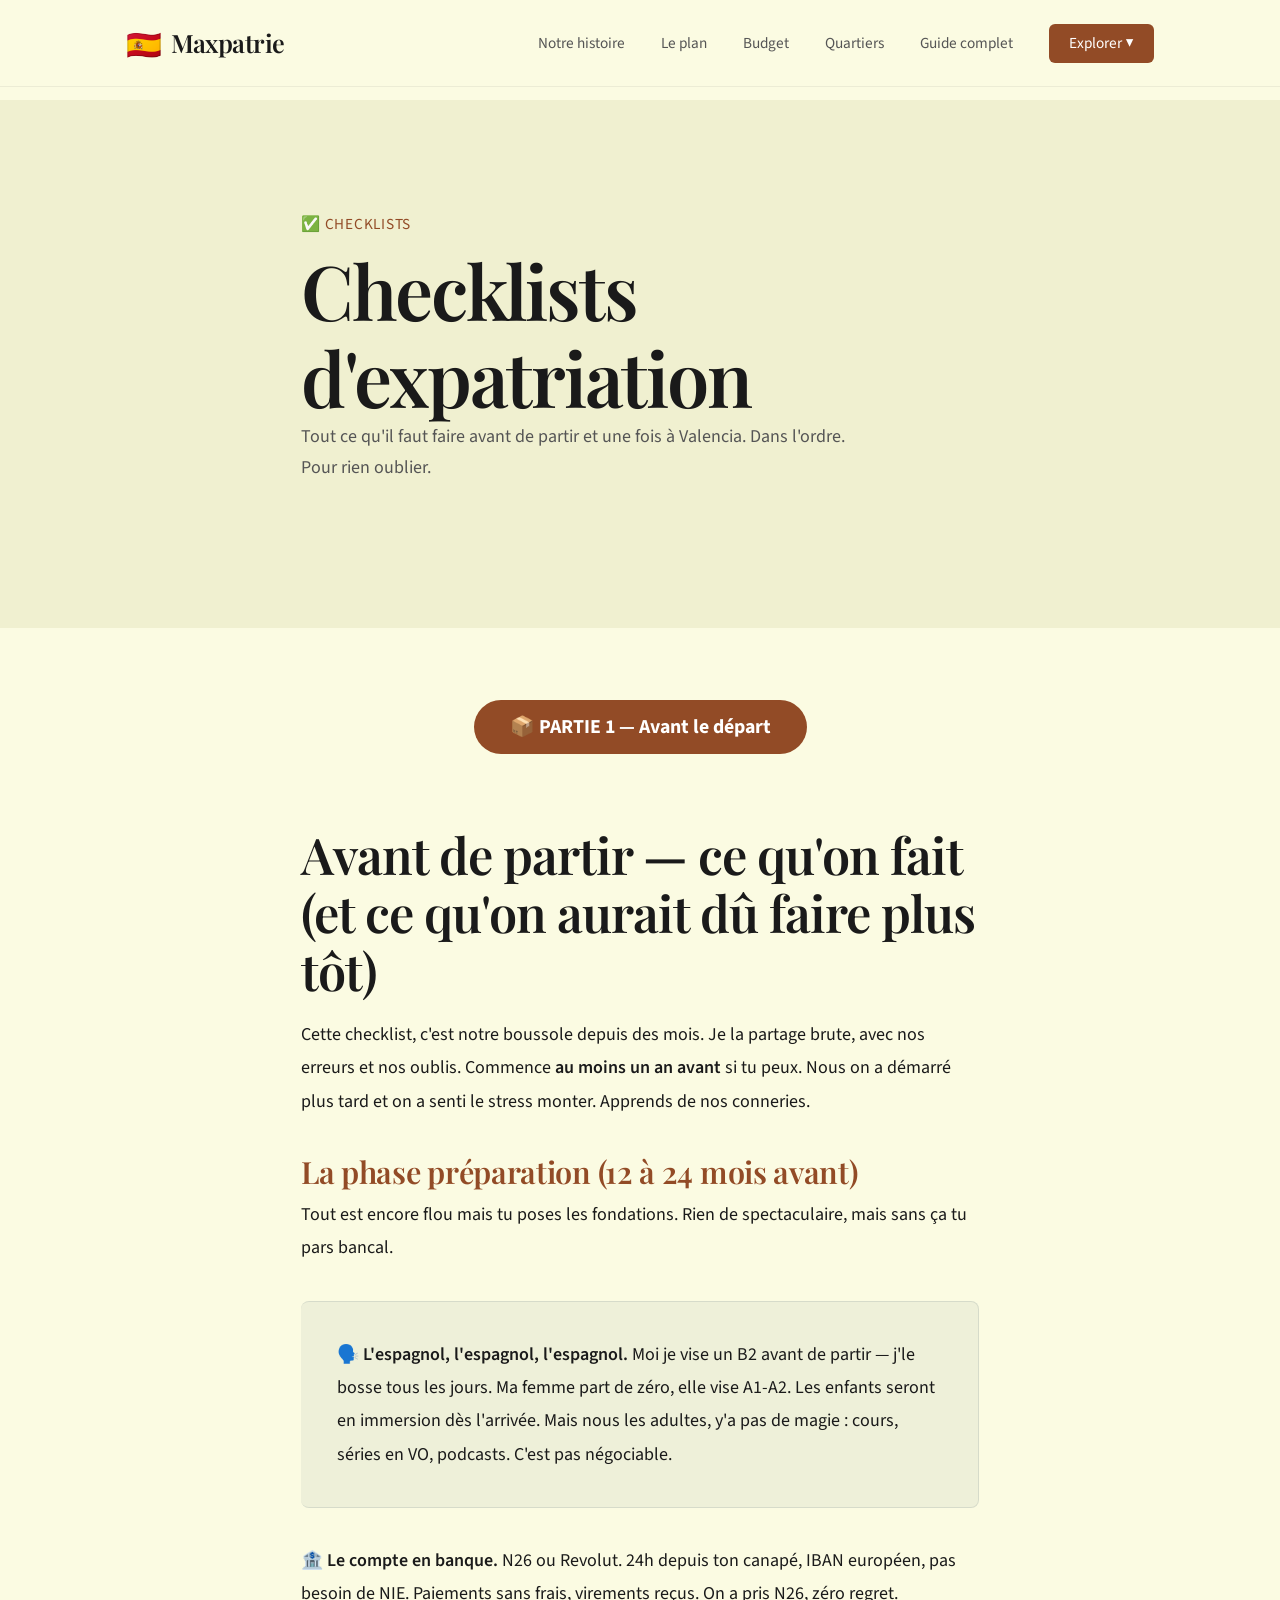
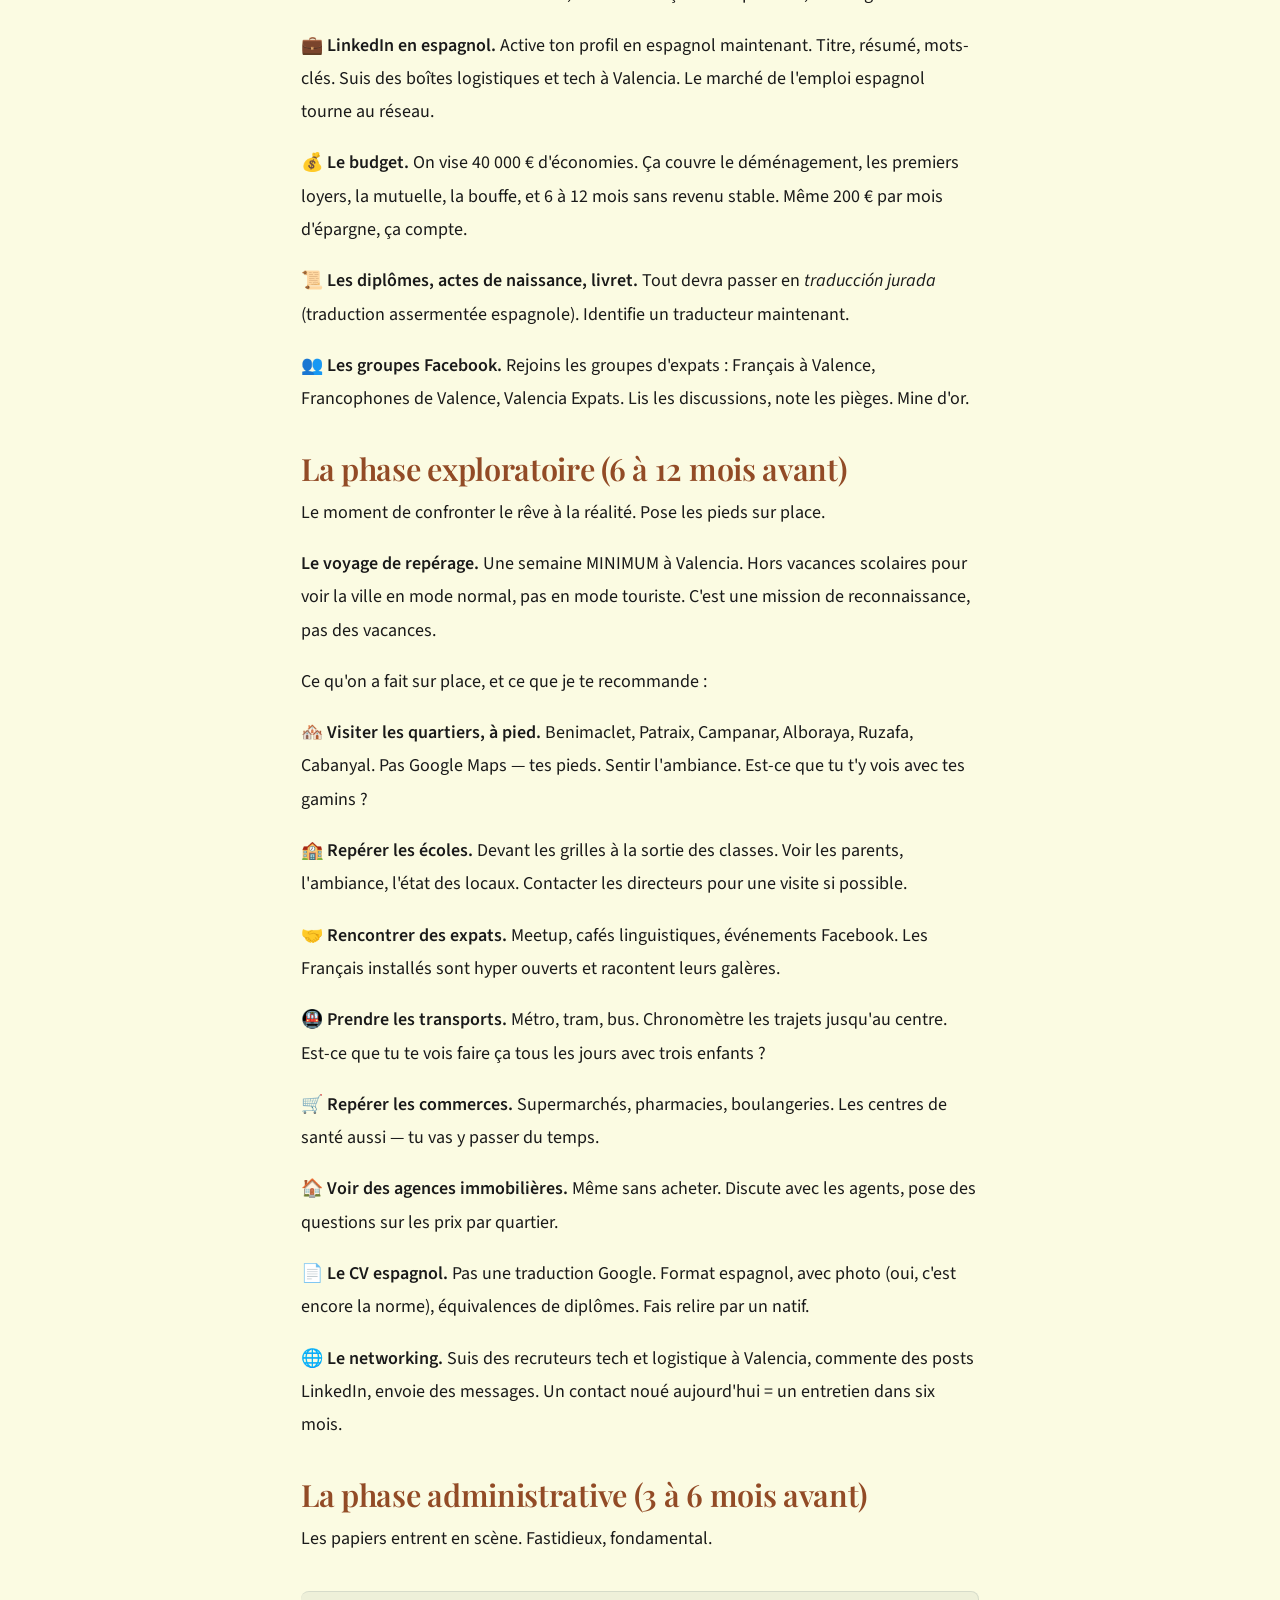
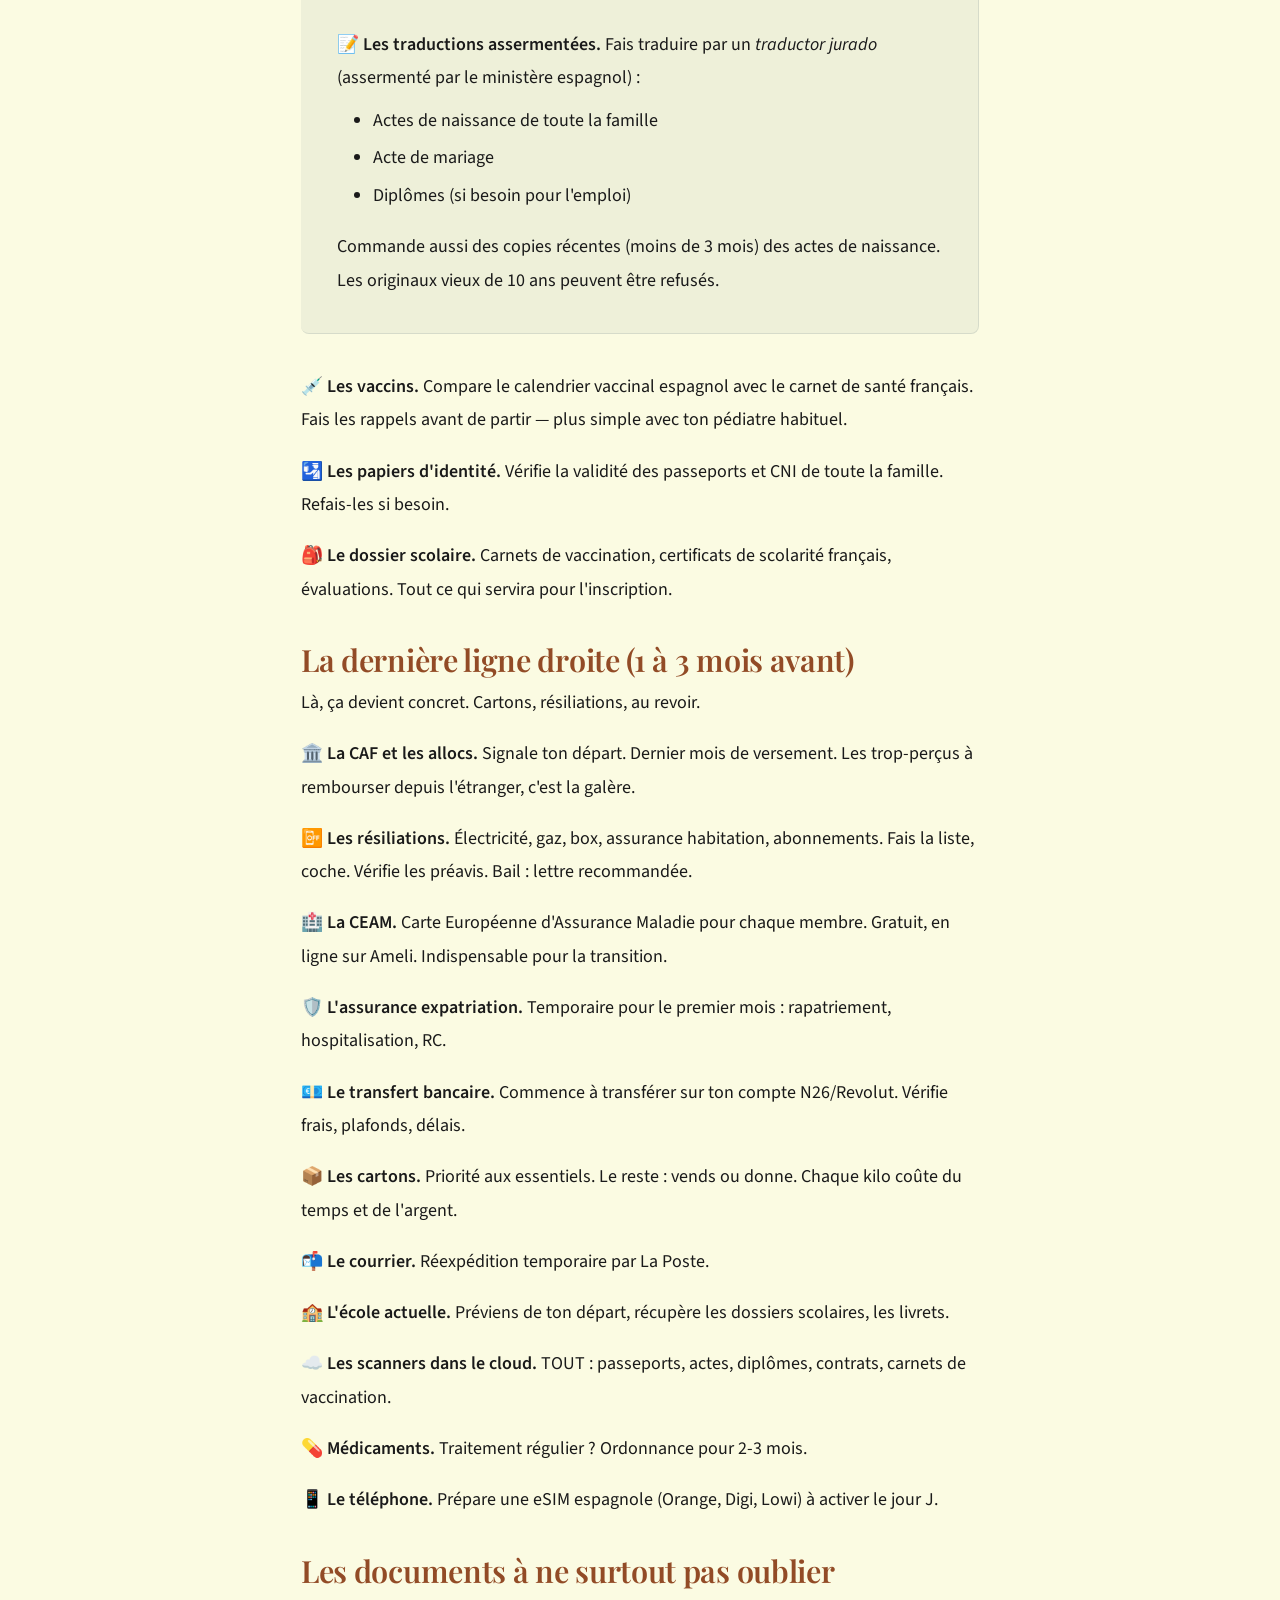
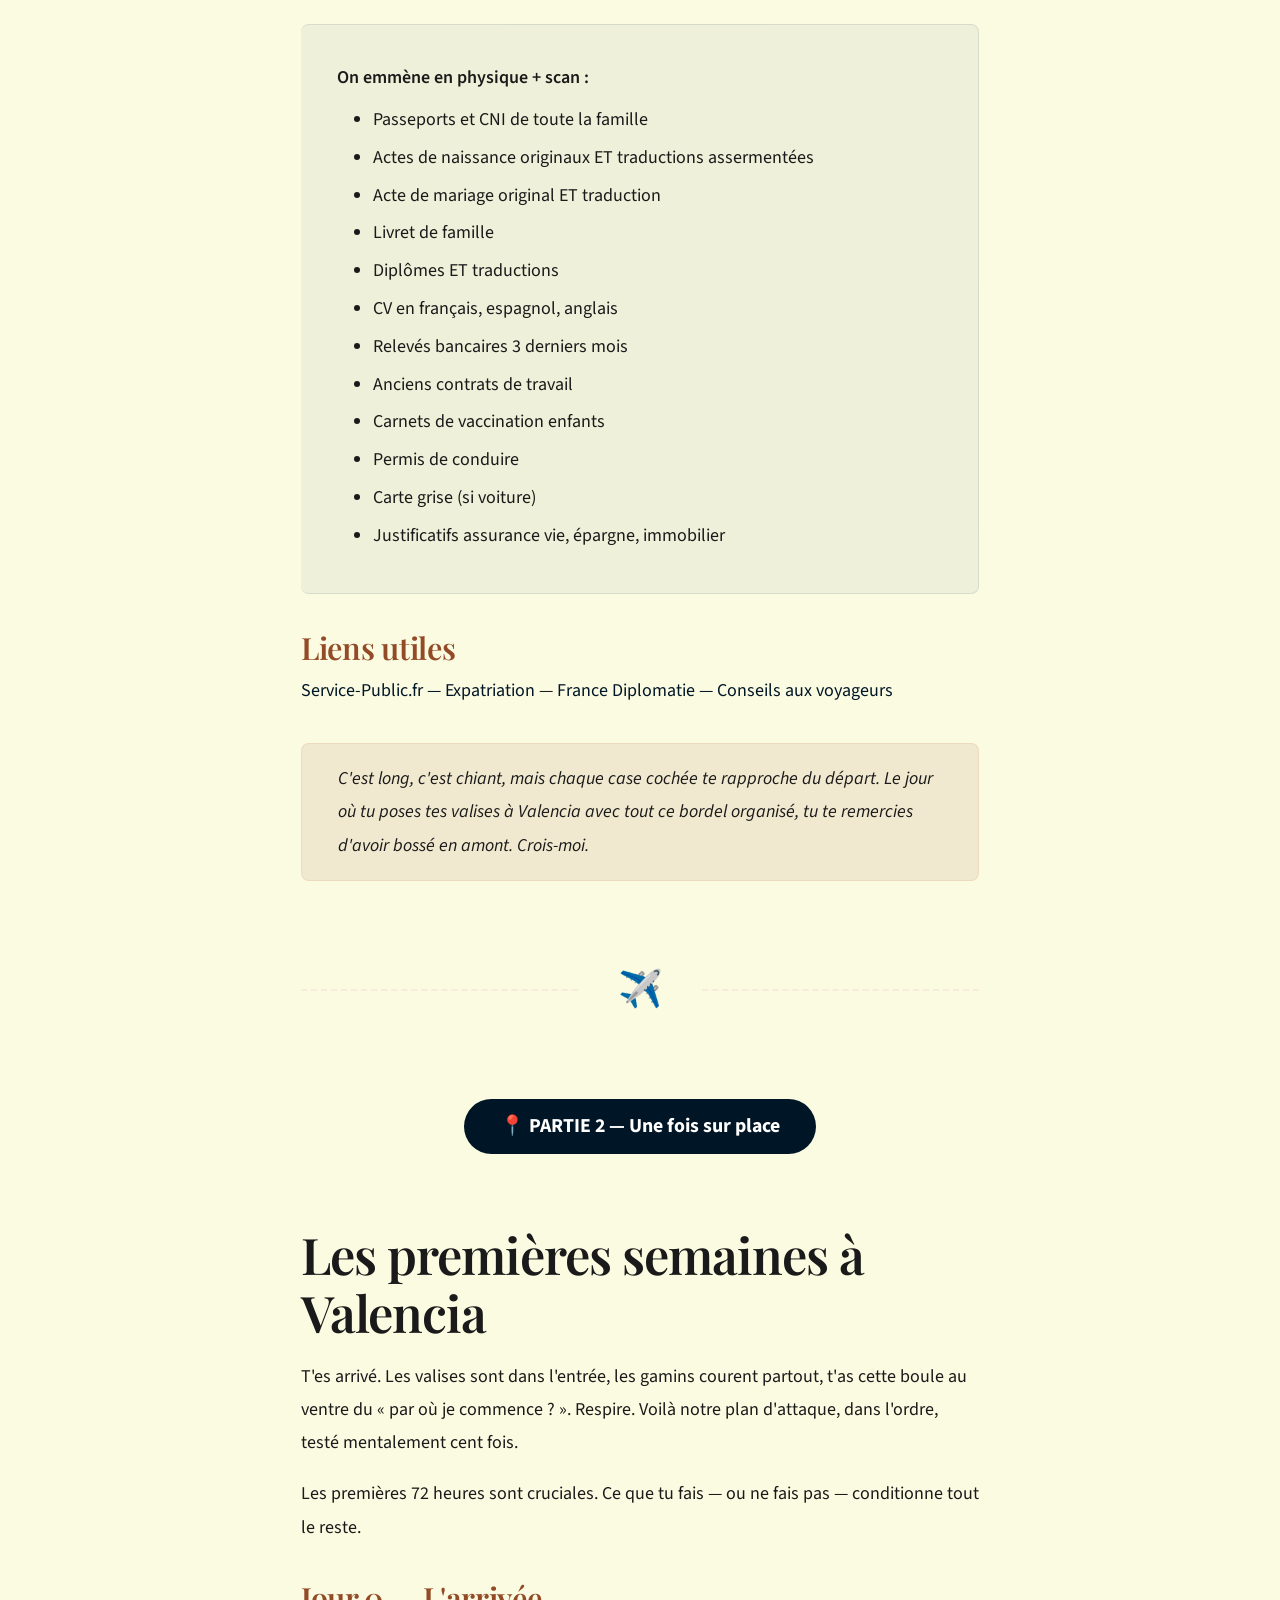
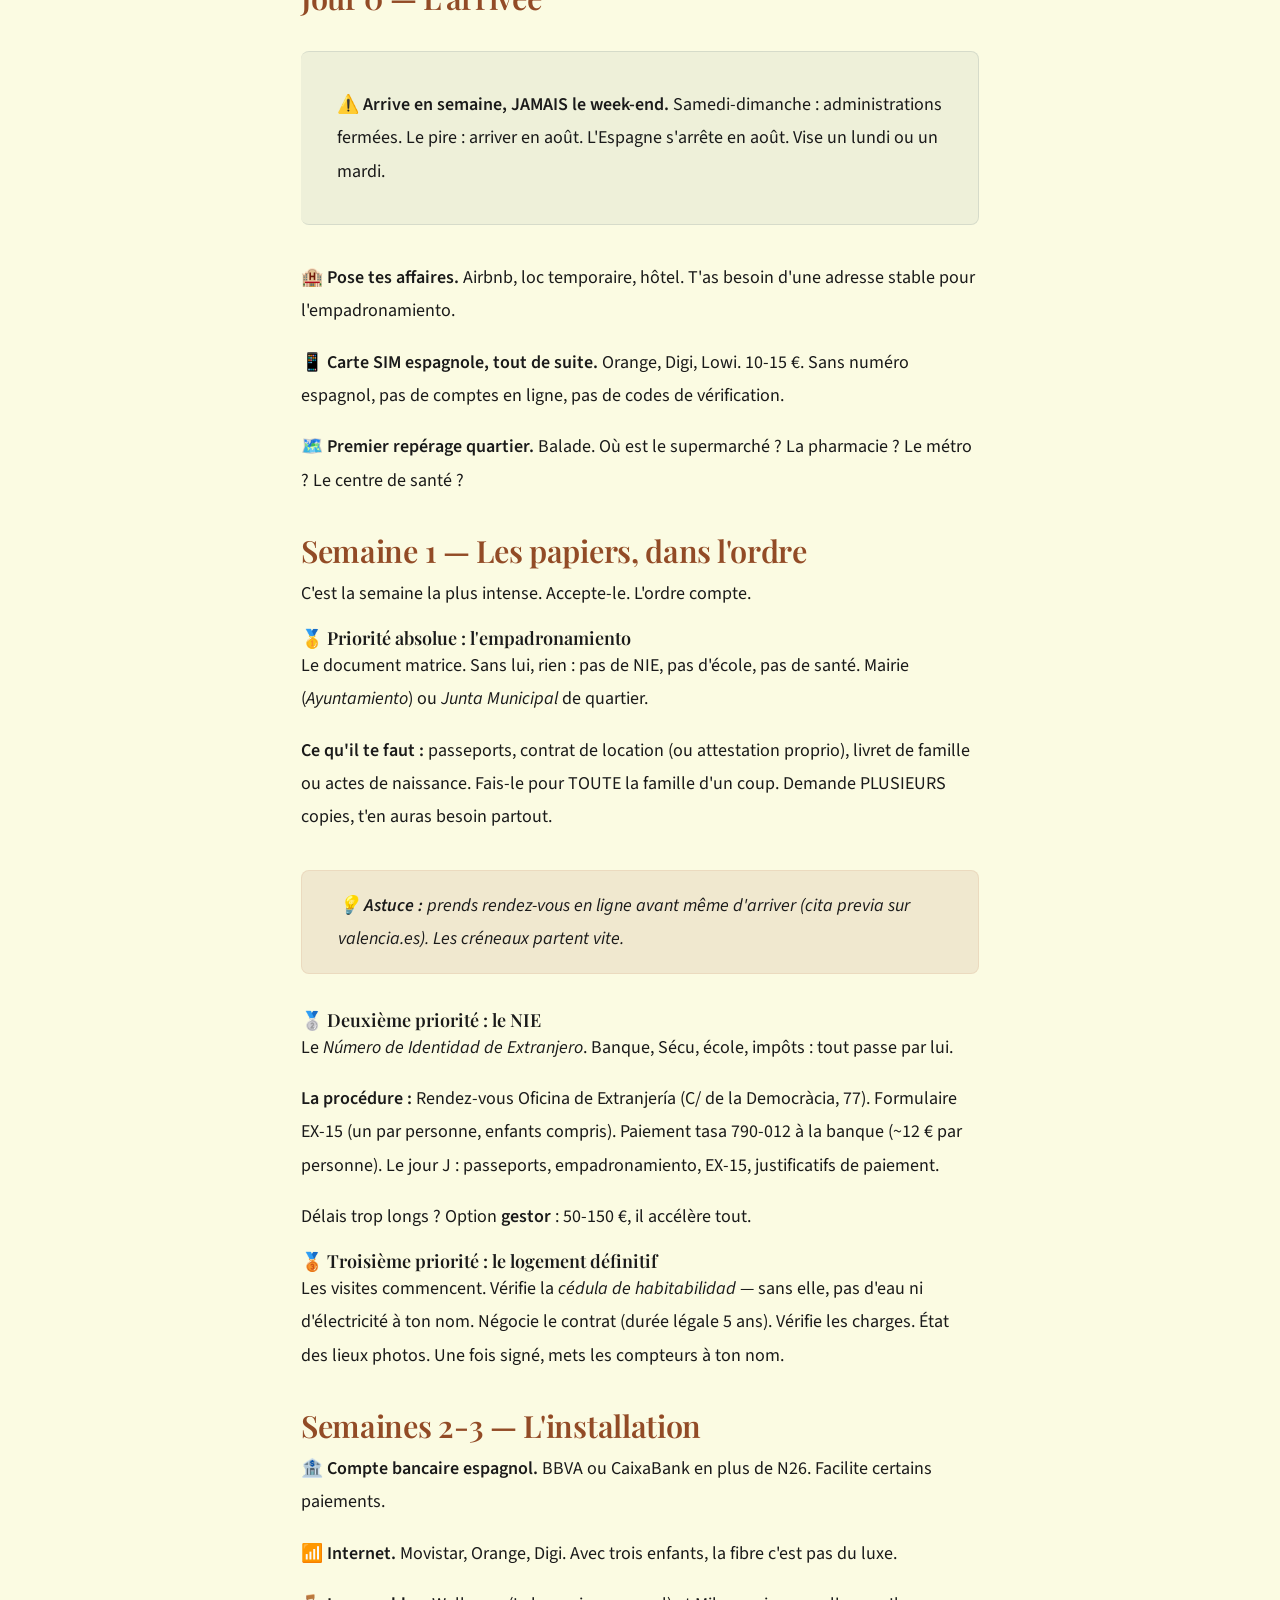
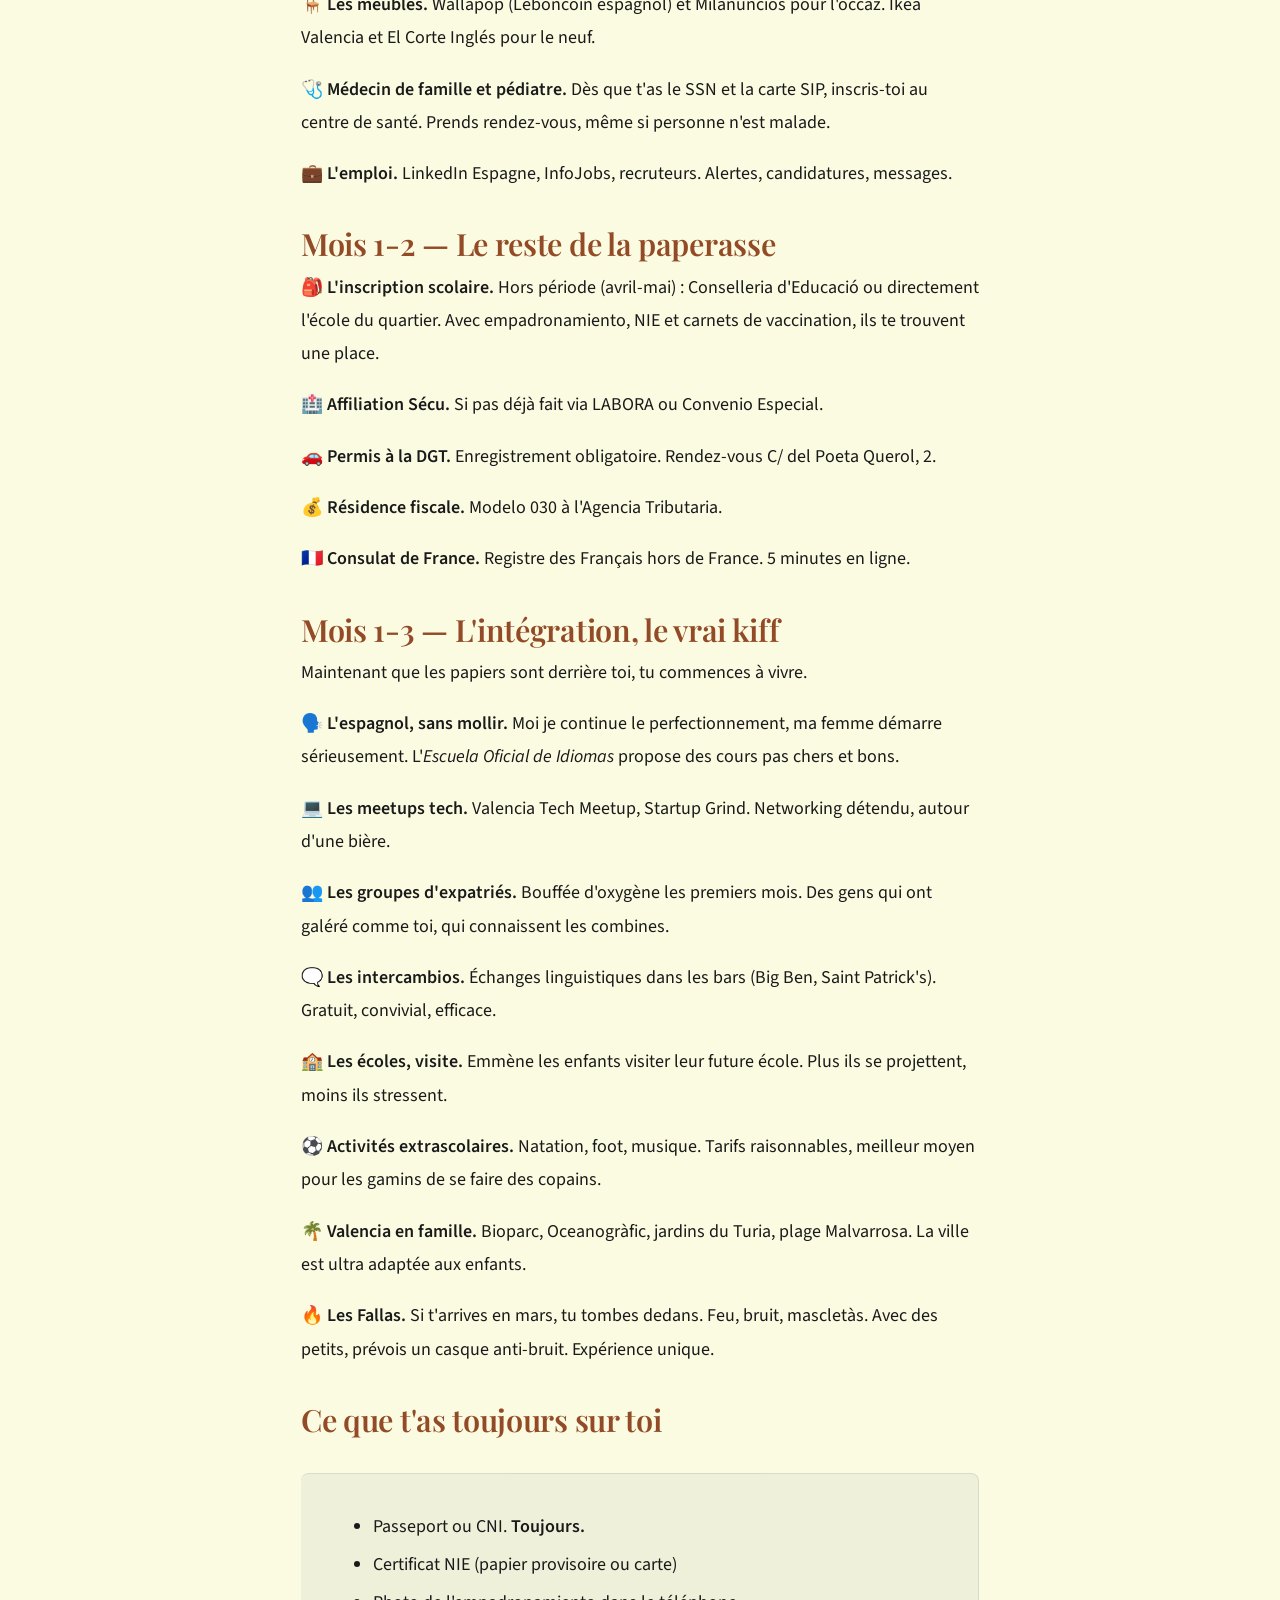
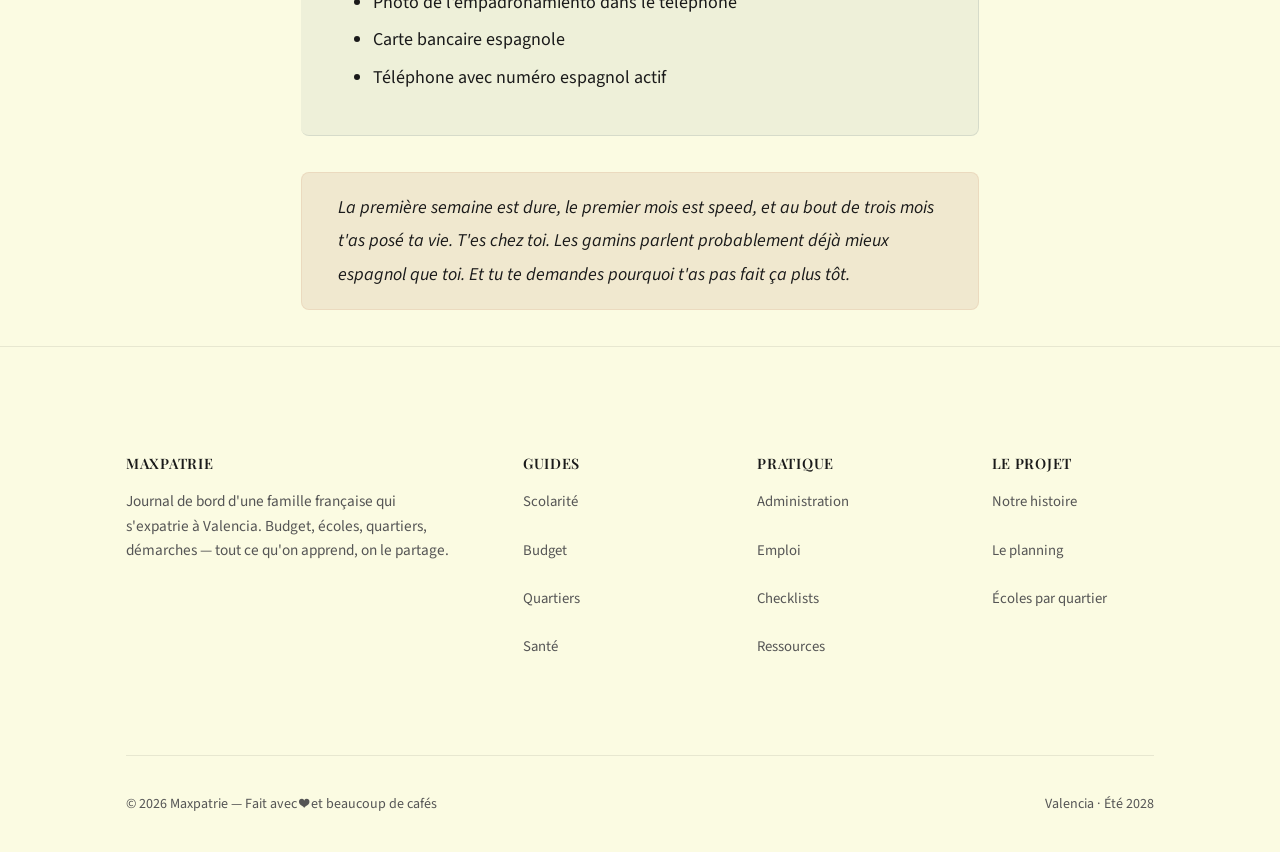
<file: pages/checklists.html>
<!DOCTYPE html>
<html lang="fr">
<head>
  <meta charset="UTF-8">
  <meta name="viewport" content="width=device-width, initial-scale=1.0">
  <title>Checklists — Maxpatrie | Expatriation à Valencia</title>
  <meta name="description" content="Checklists complètes pour préparer ton expatriation : pré-départ et arrivée à Valencia. Tout ce qu'il faut faire, dans l'ordre.">
  <meta name="keywords" content="checklist expatriation, préparer départ Valencia, checklist arrivée Espagne, installation Valencia">
  <link rel="canonical" href="https://maxpatrie.fr/pages/checklists.html">

  <meta property="og:title" content="Checklists — Maxpatrie">
  <meta property="og:description" content="Pré-départ et arrivée : les checklists complètes pour ne rien oublier.">
  <meta property="og:type" content="article">
  <meta property="og:locale" content="fr_FR">

  <link rel="stylesheet" href="../css/style.css">

  <script type="application/ld+json">
  {
    "@context": "https://schema.org",
    "@type": "Article",
    "headline": "Checklists d'expatriation à Valencia",
    "description": "Checklists pré-départ et arrivée pour une expatriation réussie à Valencia",
    "author": { "@type": "Person", "name": "Florian" },
    "inLanguage": "fr"
  }
  </script>
</head>
<body>

  <!-- ===== NAVIGATION ===== -->
  <nav class="navbar" role="navigation">
    <div class="container">
      <a href="/" class="nav-logo">
        <span class="emoji">🇪🇸</span> Maxpatrie
      </a>
      <button class="nav-toggle" aria-label="Menu">
        <span></span><span></span><span></span>
      </button>
      <ul class="nav-links">
        <li><a href="/#histoire">Notre histoire</a></li>
        <li><a href="/#timeline">Le plan</a></li>
        <li><a href="/#budget">Budget</a></li>
        <li><a href="/#quartiers">Quartiers</a></li>
        <li><a href="/#guide">Guide complet</a></li>
        <li><a href="/#guide" class="nav-cta">Explorer ▼</a></li>
      </ul>
    </div>
  </nav>
  <div class="nav-overlay"></div>

  <!-- ===== CONTENT HEADER ===== -->
  <section class="content-page">
    <div class="content-header">
      <div class="container-narrow">
        <div class="section-header">
          <span class="badge">✅ Checklists</span>
          <h1>Checklists d'expatriation</h1>
          <p>Tout ce qu'il faut faire avant de partir et une fois à Valencia. Dans l'ordre. Pour rien oublier.</p>
        </div>
      </div>
    </div>

    <!-- ===== CONTENT BODY ===== -->
    <div class="container-narrow">
      <div class="content-body">

        <!-- ============================================ -->
        <!-- PARTIE 1 : PRÉ-DÉPART -->
        <!-- ============================================ -->

        <div style="text-align: center; margin: var(--space-xl) 0 var(--space-lg);">
          <span style="display: inline-block; background: var(--terracotta); color: var(--white); padding: 0.5rem 2rem; border-radius: 50px; font-weight: 700; font-size: 1.1rem;">📦 PARTIE 1 — Avant le départ</span>
        </div>

        <h2>Avant de partir — ce qu'on fait (et ce qu'on aurait dû faire plus tôt)</h2>

        <p>Cette checklist, c'est notre boussole depuis des mois. Je la partage brute, avec nos erreurs et nos oublis. Commence <strong>au moins un an avant</strong> si tu peux. Nous on a démarré plus tard et on a senti le stress monter. Apprends de nos conneries.</p>

        <!-- PHASE PRÉPARATION -->
        <h3>La phase préparation (12 à 24 mois avant)</h3>
        <p>Tout est encore flou mais tu poses les fondations. Rien de spectaculaire, mais sans ça tu pars bancal.</p>

        <div class="highlight-box">
          <strong>🗣️ L'espagnol, l'espagnol, l'espagnol.</strong> Moi je vise un B2 avant de partir — j'le bosse tous les jours. Ma femme part de zéro, elle vise A1-A2. Les enfants seront en immersion dès l'arrivée. Mais nous les adultes, y'a pas de magie : cours, séries en VO, podcasts. C'est pas négociable.
        </div>

        <p><strong>🏦 Le compte en banque.</strong> N26 ou Revolut. 24h depuis ton canapé, IBAN européen, pas besoin de NIE. Paiements sans frais, virements reçus. On a pris N26, zéro regret.</p>

        <p><strong>💼 LinkedIn en espagnol.</strong> Active ton profil en espagnol maintenant. Titre, résumé, mots-clés. Suis des boîtes logistiques et tech à Valencia. Le marché de l'emploi espagnol tourne au réseau.</p>

        <p><strong>💰 Le budget.</strong> On vise 40 000 € d'économies. Ça couvre le déménagement, les premiers loyers, la mutuelle, la bouffe, et 6 à 12 mois sans revenu stable. Même 200 € par mois d'épargne, ça compte.</p>

        <p><strong>📜 Les diplômes, actes de naissance, livret.</strong> Tout devra passer en <em>traducción jurada</em> (traduction assermentée espagnole). Identifie un traducteur maintenant.</p>

        <p><strong>👥 Les groupes Facebook.</strong> Rejoins les groupes d'expats : Français à Valence, Francophones de Valence, Valencia Expats. Lis les discussions, note les pièges. Mine d'or.</p>

        <!-- PHASE EXPLORATOIRE -->
        <h3>La phase exploratoire (6 à 12 mois avant)</h3>
        <p>Le moment de confronter le rêve à la réalité. Pose les pieds sur place.</p>

        <p><strong>Le voyage de repérage.</strong> Une semaine MINIMUM à Valencia. Hors vacances scolaires pour voir la ville en mode normal, pas en mode touriste. C'est une mission de reconnaissance, pas des vacances.</p>

        <p>Ce qu'on a fait sur place, et ce que je te recommande :</p>

        <p><strong>🏘️ Visiter les quartiers, à pied.</strong> Benimaclet, Patraix, Campanar, Alboraya, Ruzafa, Cabanyal. Pas Google Maps — tes pieds. Sentir l'ambiance. Est-ce que tu t'y vois avec tes gamins ?</p>

        <p><strong>🏫 Repérer les écoles.</strong> Devant les grilles à la sortie des classes. Voir les parents, l'ambiance, l'état des locaux. Contacter les directeurs pour une visite si possible.</p>

        <p><strong>🤝 Rencontrer des expats.</strong> Meetup, cafés linguistiques, événements Facebook. Les Français installés sont hyper ouverts et racontent leurs galères.</p>

        <p><strong>🚇 Prendre les transports.</strong> Métro, tram, bus. Chronomètre les trajets jusqu'au centre. Est-ce que tu te vois faire ça tous les jours avec trois enfants ?</p>

        <p><strong>🛒 Repérer les commerces.</strong> Supermarchés, pharmacies, boulangeries. Les centres de santé aussi — tu vas y passer du temps.</p>

        <p><strong>🏠 Voir des agences immobilières.</strong> Même sans acheter. Discute avec les agents, pose des questions sur les prix par quartier.</p>

        <p><strong>📄 Le CV espagnol.</strong> Pas une traduction Google. Format espagnol, avec photo (oui, c'est encore la norme), équivalences de diplômes. Fais relire par un natif.</p>

        <p><strong>🌐 Le networking.</strong> Suis des recruteurs tech et logistique à Valencia, commente des posts LinkedIn, envoie des messages. Un contact noué aujourd'hui = un entretien dans six mois.</p>

        <!-- PHASE ADMINISTRATIVE -->
        <h3>La phase administrative (3 à 6 mois avant)</h3>
        <p>Les papiers entrent en scène. Fastidieux, fondamental.</p>

        <div class="highlight-box">
          <strong>📝 Les traductions assermentées.</strong> Fais traduire par un <em>traductor jurado</em> (assermenté par le ministère espagnol) :
          <ul style="margin-top: 0.5rem;">
            <li>Actes de naissance de toute la famille</li>
            <li>Acte de mariage</li>
            <li>Diplômes (si besoin pour l'emploi)</li>
          </ul>
          <p style="margin-bottom: 0;">Commande aussi des copies récentes (moins de 3 mois) des actes de naissance. Les originaux vieux de 10 ans peuvent être refusés.</p>
        </div>

        <p><strong>💉 Les vaccins.</strong> Compare le calendrier vaccinal espagnol avec le carnet de santé français. Fais les rappels avant de partir — plus simple avec ton pédiatre habituel.</p>

        <p><strong>🛂 Les papiers d'identité.</strong> Vérifie la validité des passeports et CNI de toute la famille. Refais-les si besoin.</p>

        <p><strong>🎒 Le dossier scolaire.</strong> Carnets de vaccination, certificats de scolarité français, évaluations. Tout ce qui servira pour l'inscription.</p>

        <!-- DERNIÈRE LIGNE DROITE -->
        <h3>La dernière ligne droite (1 à 3 mois avant)</h3>
        <p>Là, ça devient concret. Cartons, résiliations, au revoir.</p>

        <p><strong>🏛️ La CAF et les allocs.</strong> Signale ton départ. Dernier mois de versement. Les trop-perçus à rembourser depuis l'étranger, c'est la galère.</p>

        <p><strong>📴 Les résiliations.</strong> Électricité, gaz, box, assurance habitation, abonnements. Fais la liste, coche. Vérifie les préavis. Bail : lettre recommandée.</p>

        <p><strong>🏥 La CEAM.</strong> Carte Européenne d'Assurance Maladie pour chaque membre. Gratuit, en ligne sur Ameli. Indispensable pour la transition.</p>

        <p><strong>🛡️ L'assurance expatriation.</strong> Temporaire pour le premier mois : rapatriement, hospitalisation, RC.</p>

        <p><strong>💶 Le transfert bancaire.</strong> Commence à transférer sur ton compte N26/Revolut. Vérifie frais, plafonds, délais.</p>

        <p><strong>📦 Les cartons.</strong> Priorité aux essentiels. Le reste : vends ou donne. Chaque kilo coûte du temps et de l'argent.</p>

        <p><strong>📬 Le courrier.</strong> Réexpédition temporaire par La Poste.</p>

        <p><strong>🏫 L'école actuelle.</strong> Préviens de ton départ, récupère les dossiers scolaires, les livrets.</p>

        <p><strong>☁️ Les scanners dans le cloud.</strong> TOUT : passeports, actes, diplômes, contrats, carnets de vaccination.</p>

        <p><strong>💊 Médicaments.</strong> Traitement régulier ? Ordonnance pour 2-3 mois.</p>

        <p><strong>📱 Le téléphone.</strong> Prépare une eSIM espagnole (Orange, Digi, Lowi) à activer le jour J.</p>

        <!-- DOCUMENTS -->
        <h3>Les documents à ne surtout pas oublier</h3>

        <div class="highlight-box">
          <p style="margin-bottom: 0.5rem;"><strong>On emmène en physique + scan :</strong></p>
          <ul style="margin-bottom: 0;">
            <li>Passeports et CNI de toute la famille</li>
            <li>Actes de naissance originaux ET traductions assermentées</li>
            <li>Acte de mariage original ET traduction</li>
            <li>Livret de famille</li>
            <li>Diplômes ET traductions</li>
            <li>CV en français, espagnol, anglais</li>
            <li>Relevés bancaires 3 derniers mois</li>
            <li>Anciens contrats de travail</li>
            <li>Carnets de vaccination enfants</li>
            <li>Permis de conduire</li>
            <li>Carte grise (si voiture)</li>
            <li>Justificatifs assurance vie, épargne, immobilier</li>
          </ul>
        </div>

        <h3>Liens utiles</h3>
        <p><a href="https://www.service-public.fr/particuliers/vosdroits/N149" target="_blank" rel="noopener">Service-Public.fr — Expatriation</a> — <a href="https://www.diplomatie.gouv.fr/fr/conseils-aux-voyageurs/" target="_blank" rel="noopener">France Diplomatie — Conseils aux voyageurs</a></p>

        <blockquote>
          C'est long, c'est chiant, mais chaque case cochée te rapproche du départ. Le jour où tu poses tes valises à Valencia avec tout ce bordel organisé, tu te remercies d'avoir bossé en amont. Crois-moi.
        </blockquote>

        <!-- ============================================ -->
        <!-- SÉPARATION -->
        <!-- ============================================ -->
        <div style="text-align: center; margin: var(--space-2xl) 0; position: relative;">
          <hr style="border: none; border-top: 2px dashed var(--terracotta-light); opacity: 0.6;">
          <span style="position: absolute; top: 50%; left: 50%; transform: translate(-50%, -50%); background: var(--cream); padding: 0.5rem 2rem; font-size: 2rem;">✈️</span>
        </div>

        <!-- ============================================ -->
        <!-- PARTIE 2 : ARRIVÉE -->
        <!-- ============================================ -->

        <div style="text-align: center; margin: 0 0 var(--space-lg);">
          <span style="display: inline-block; background: var(--med-blue); color: var(--white); padding: 0.5rem 2rem; border-radius: 50px; font-weight: 700; font-size: 1.1rem;">📍 PARTIE 2 — Une fois sur place</span>
        </div>

        <h2>Les premières semaines à Valencia</h2>

        <p>T'es arrivé. Les valises sont dans l'entrée, les gamins courent partout, t'as cette boule au ventre du « par où je commence ? ». Respire. Voilà notre plan d'attaque, dans l'ordre, testé mentalement cent fois.</p>

        <p>Les premières 72 heures sont cruciales. Ce que tu fais — ou ne fais pas — conditionne tout le reste.</p>

        <!-- JOUR 0 -->
        <h3>Jour 0 — L'arrivée</h3>

        <div class="highlight-box">
          <strong>⚠️ Arrive en semaine, JAMAIS le week-end.</strong> Samedi-dimanche : administrations fermées. Le pire : arriver en août. L'Espagne s'arrête en août. Vise un lundi ou un mardi.
        </div>

        <p><strong>🏨 Pose tes affaires.</strong> Airbnb, loc temporaire, hôtel. T'as besoin d'une adresse stable pour l'empadronamiento.</p>

        <p><strong>📱 Carte SIM espagnole, tout de suite.</strong> Orange, Digi, Lowi. 10-15 €. Sans numéro espagnol, pas de comptes en ligne, pas de codes de vérification.</p>

        <p><strong>🗺️ Premier repérage quartier.</strong> Balade. Où est le supermarché ? La pharmacie ? Le métro ? Le centre de santé ?</p>

        <!-- SEMAINE 1 -->
        <h3>Semaine 1 — Les papiers, dans l'ordre</h3>
        <p>C'est la semaine la plus intense. Accepte-le. L'ordre compte.</p>

        <h4>🥇 Priorité absolue : l'empadronamiento</h4>
        <p>Le document matrice. Sans lui, rien : pas de NIE, pas d'école, pas de santé. Mairie (<em>Ayuntamiento</em>) ou <em>Junta Municipal</em> de quartier.</p>

        <p><strong>Ce qu'il te faut :</strong> passeports, contrat de location (ou attestation proprio), livret de famille ou actes de naissance. Fais-le pour TOUTE la famille d'un coup. Demande PLUSIEURS copies, t'en auras besoin partout.</p>

        <blockquote>
          💡 <strong>Astuce :</strong> prends rendez-vous en ligne avant même d'arriver (cita previa sur valencia.es). Les créneaux partent vite.
        </blockquote>

        <h4>🥈 Deuxième priorité : le NIE</h4>
        <p>Le <em>Número de Identidad de Extranjero</em>. Banque, Sécu, école, impôts : tout passe par lui.</p>

        <p><strong>La procédure :</strong> Rendez-vous Oficina de Extranjería (C/ de la Democràcia, 77). Formulaire EX-15 (un par personne, enfants compris). Paiement tasa 790-012 à la banque (~12 € par personne). Le jour J : passeports, empadronamiento, EX-15, justificatifs de paiement.</p>

        <p>Délais trop longs ? Option <strong>gestor</strong> : 50-150 €, il accélère tout.</p>

        <h4>🥉 Troisième priorité : le logement définitif</h4>
        <p>Les visites commencent. Vérifie la <em>cédula de habitabilidad</em> — sans elle, pas d'eau ni d'électricité à ton nom. Négocie le contrat (durée légale 5 ans). Vérifie les charges. État des lieux photos. Une fois signé, mets les compteurs à ton nom.</p>

        <!-- SEMAINES 2-3 -->
        <h3>Semaines 2-3 — L'installation</h3>

        <p><strong>🏦 Compte bancaire espagnol.</strong> BBVA ou CaixaBank en plus de N26. Facilite certains paiements.</p>

        <p><strong>📶 Internet.</strong> Movistar, Orange, Digi. Avec trois enfants, la fibre c'est pas du luxe.</p>

        <p><strong>🪑 Les meubles.</strong> Wallapop (Leboncoin espagnol) et Milanuncios pour l'occaz. Ikea Valencia et El Corte Inglés pour le neuf.</p>

        <p><strong>🩺 Médecin de famille et pédiatre.</strong> Dès que t'as le SSN et la carte SIP, inscris-toi au centre de santé. Prends rendez-vous, même si personne n'est malade.</p>

        <p><strong>💼 L'emploi.</strong> LinkedIn Espagne, InfoJobs, recruteurs. Alertes, candidatures, messages.</p>

        <!-- MOIS 1-2 -->
        <h3>Mois 1-2 — Le reste de la paperasse</h3>

        <p><strong>🎒 L'inscription scolaire.</strong> Hors période (avril-mai) : Conselleria d'Educació ou directement l'école du quartier. Avec empadronamiento, NIE et carnets de vaccination, ils te trouvent une place.</p>

        <p><strong>🏥 Affiliation Sécu.</strong> Si pas déjà fait via LABORA ou Convenio Especial.</p>

        <p><strong>🚗 Permis à la DGT.</strong> Enregistrement obligatoire. Rendez-vous C/ del Poeta Querol, 2.</p>

        <p><strong>💰 Résidence fiscale.</strong> Modelo 030 à l'Agencia Tributaria.</p>

        <p><strong>🇫🇷 Consulat de France.</strong> Registre des Français hors de France. 5 minutes en ligne.</p>

        <!-- MOIS 1-3 -->
        <h3>Mois 1-3 — L'intégration, le vrai kiff</h3>
        <p>Maintenant que les papiers sont derrière toi, tu commences à vivre.</p>

        <p><strong>🗣️ L'espagnol, sans mollir.</strong> Moi je continue le perfectionnement, ma femme démarre sérieusement. L'<em>Escuela Oficial de Idiomas</em> propose des cours pas chers et bons.</p>

        <p><strong>💻 Les meetups tech.</strong> Valencia Tech Meetup, Startup Grind. Networking détendu, autour d'une bière.</p>

        <p><strong>👥 Les groupes d'expatriés.</strong> Bouffée d'oxygène les premiers mois. Des gens qui ont galéré comme toi, qui connaissent les combines.</p>

        <p><strong>🗨️ Les intercambios.</strong> Échanges linguistiques dans les bars (Big Ben, Saint Patrick's). Gratuit, convivial, efficace.</p>

        <p><strong>🏫 Les écoles, visite.</strong> Emmène les enfants visiter leur future école. Plus ils se projettent, moins ils stressent.</p>

        <p><strong>⚽ Activités extrascolaires.</strong> Natation, foot, musique. Tarifs raisonnables, meilleur moyen pour les gamins de se faire des copains.</p>

        <p><strong>🌴 Valencia en famille.</strong> Bioparc, Oceanogràfic, jardins du Turia, plage Malvarrosa. La ville est ultra adaptée aux enfants.</p>

        <p><strong>🔥 Les Fallas.</strong> Si t'arrives en mars, tu tombes dedans. Feu, bruit, mascletàs. Avec des petits, prévois un casque anti-bruit. Expérience unique.</p>

        <!-- TOUJOURS SUR SOI -->
        <h3>Ce que t'as toujours sur toi</h3>

        <div class="highlight-box">
          <ul style="margin-bottom: 0;">
            <li>Passeport ou CNI. <strong>Toujours.</strong></li>
            <li>Certificat NIE (papier provisoire ou carte)</li>
            <li>Photo de l'empadronamiento dans le téléphone</li>
            <li>Carte bancaire espagnole</li>
            <li>Téléphone avec numéro espagnol actif</li>
          </ul>
        </div>

        <blockquote>
          La première semaine est dure, le premier mois est speed, et au bout de trois mois t'as posé ta vie. T'es chez toi. Les gamins parlent probablement déjà mieux espagnol que toi. Et tu te demandes pourquoi t'as pas fait ça plus tôt.
        </blockquote>

      </div>
    </div>
  </section>

  <!-- ===== FOOTER ===== -->
  <footer class="footer">
    <div class="container">
      <div class="footer-grid">
        <div>
          <h4>Maxpatrie</h4>
          <p style="font-size: 0.85rem; line-height: 1.6;">
            Journal de bord d'une famille française qui s'expatrie à Valencia.
            Budget, écoles, quartiers, démarches — tout ce qu'on apprend, on le partage.
          </p>
        </div>
        <div>
          <h4>Guides</h4>
          <p><a href="scolarite.html">Scolarité</a></p>
          <p><a href="budget.html">Budget</a></p>
          <p><a href="quartiers.html">Quartiers</a></p>
          <p><a href="sante.html">Santé</a></p>
        </div>
        <div>
          <h4>Pratique</h4>
          <p><a href="administration.html">Administration</a></p>
          <p><a href="emploi.html">Emploi</a></p>
          <p><a href="checklists.html">Checklists</a></p>
          <p><a href="ressources.html">Ressources</a></p>
        </div>
        <div>
          <h4>Le projet</h4>
          <p><a href="/#histoire">Notre histoire</a></p>
          <p><a href="/#timeline">Le planning</a></p>
          <p><a href="ecoles.html">Écoles par quartier</a></p>
        </div>
      </div>
      <div class="footer-bottom">
        <span>© 2026 Maxpatrie — Fait avec ❤️ et beaucoup de cafés</span>
        <span>Valencia · Été 2028</span>
      </div>
    </div>
  </footer>

  <script src="../js/main.js"></script>
</body>
</html>
</file>
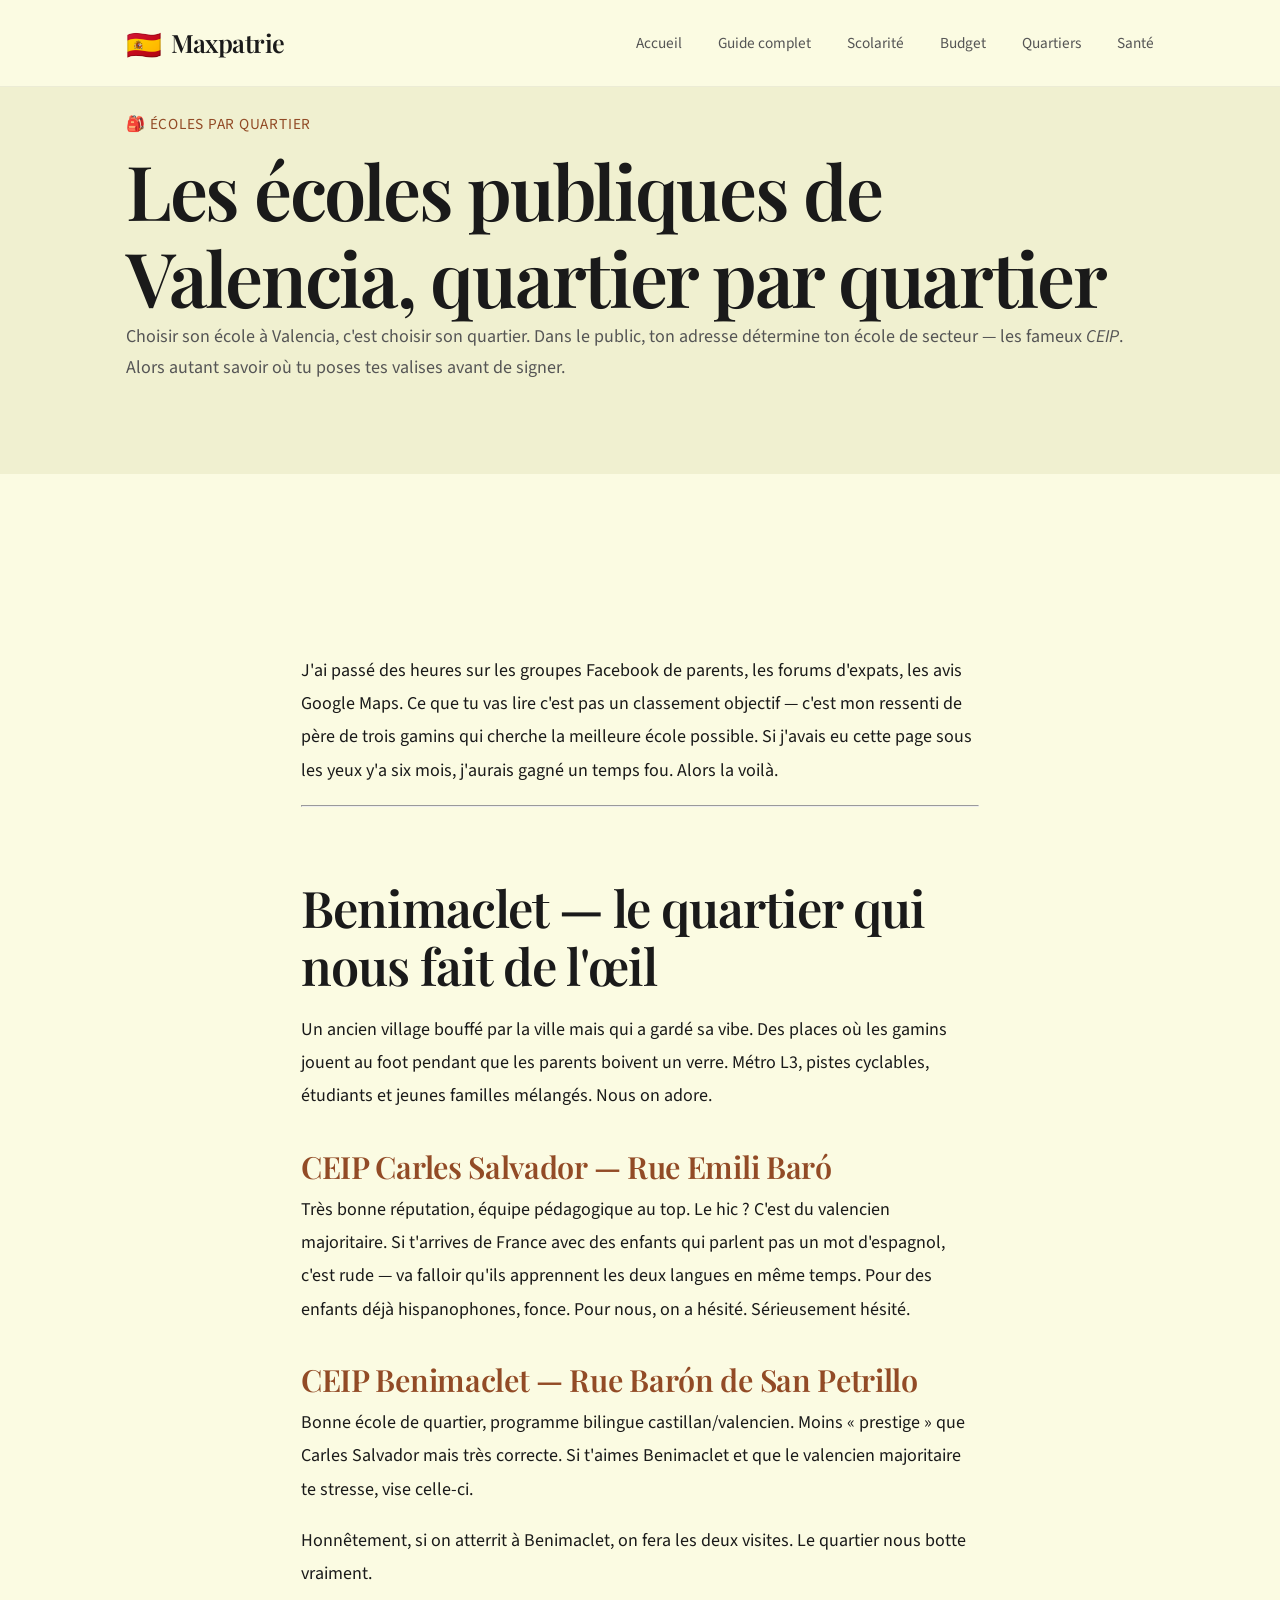
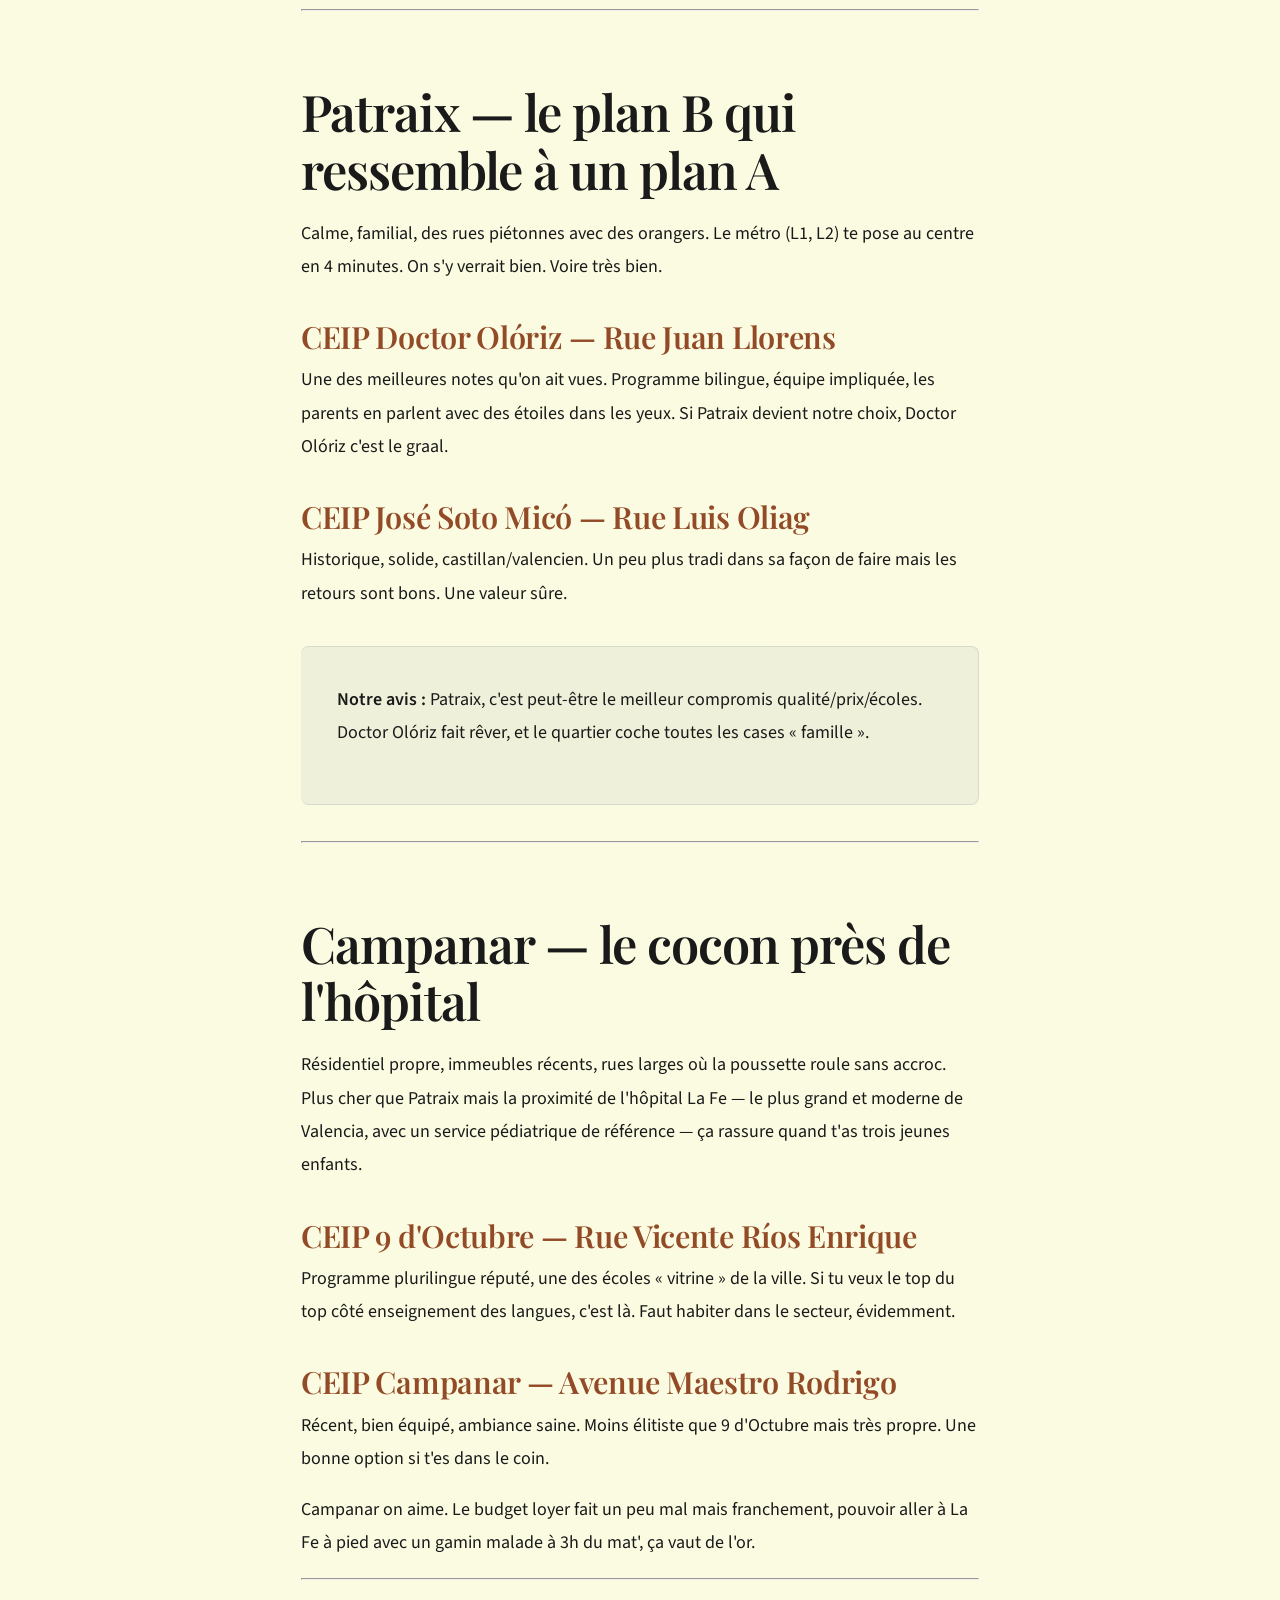
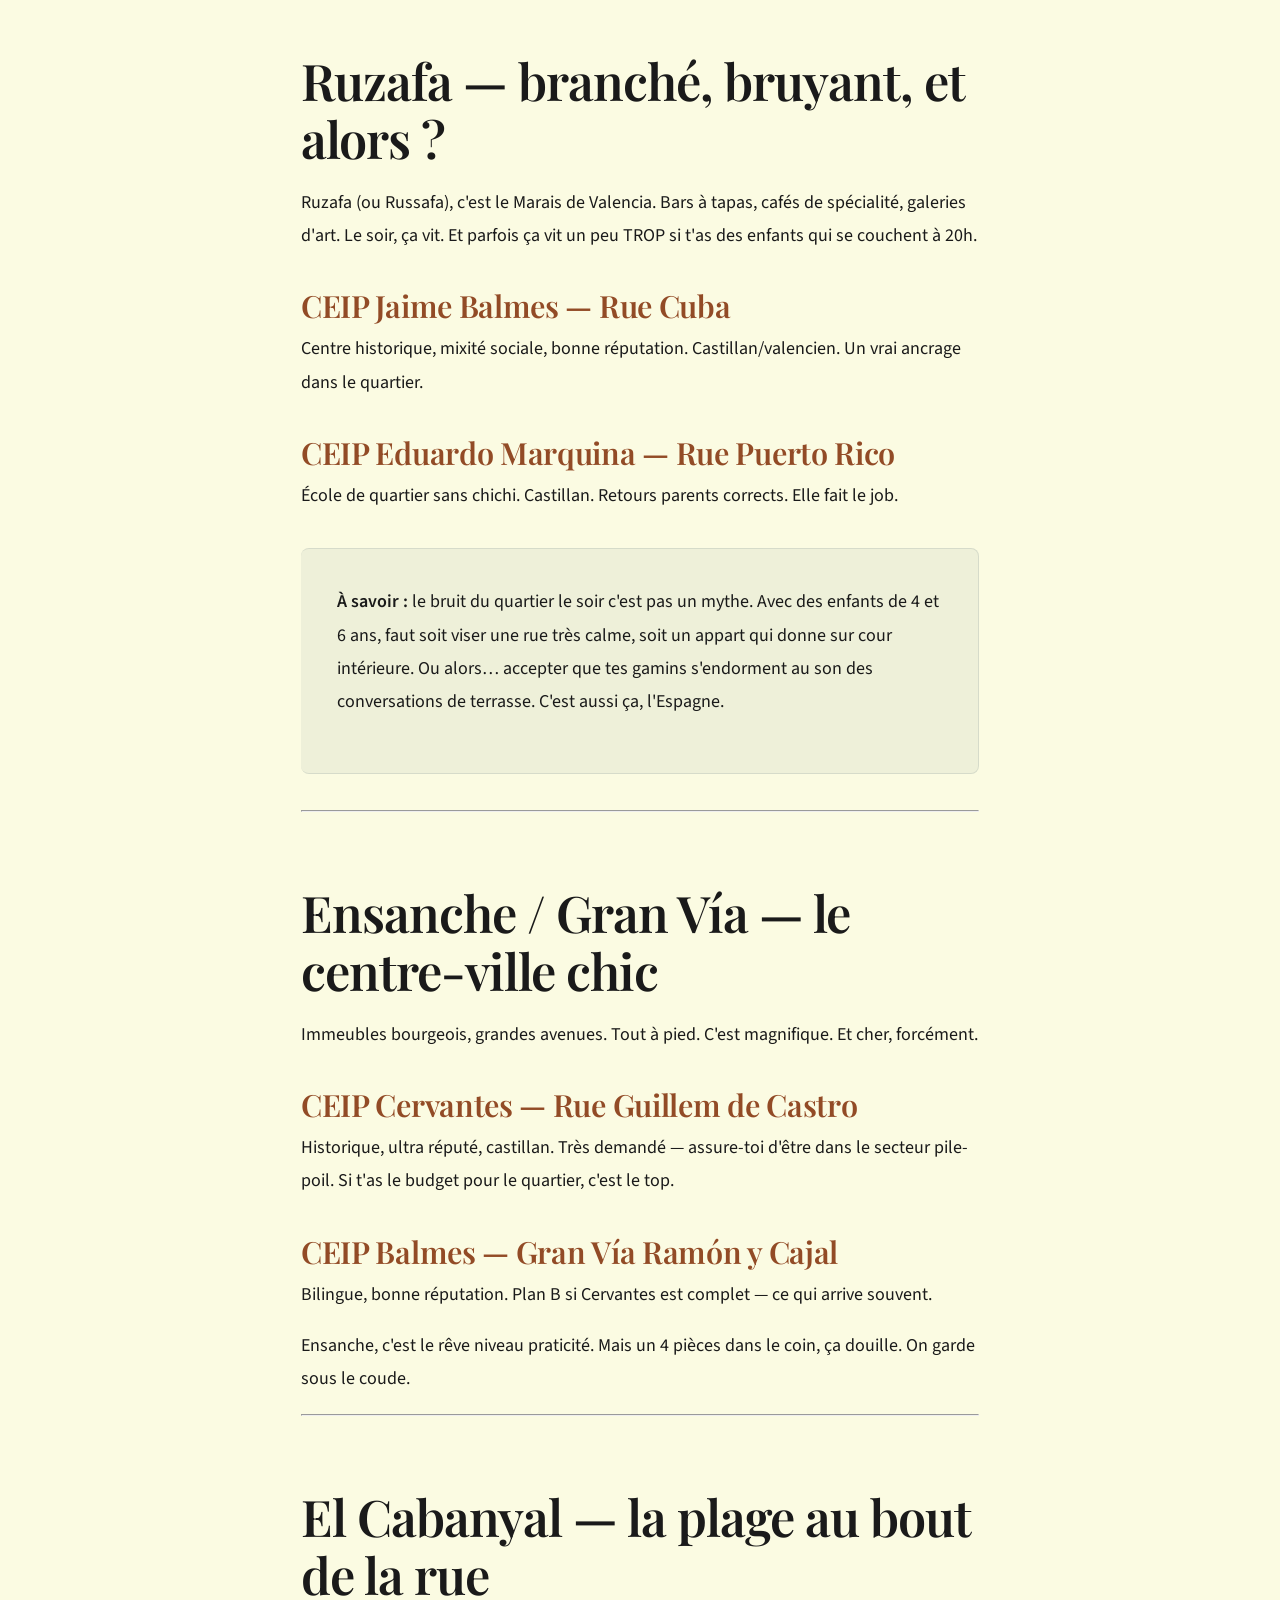
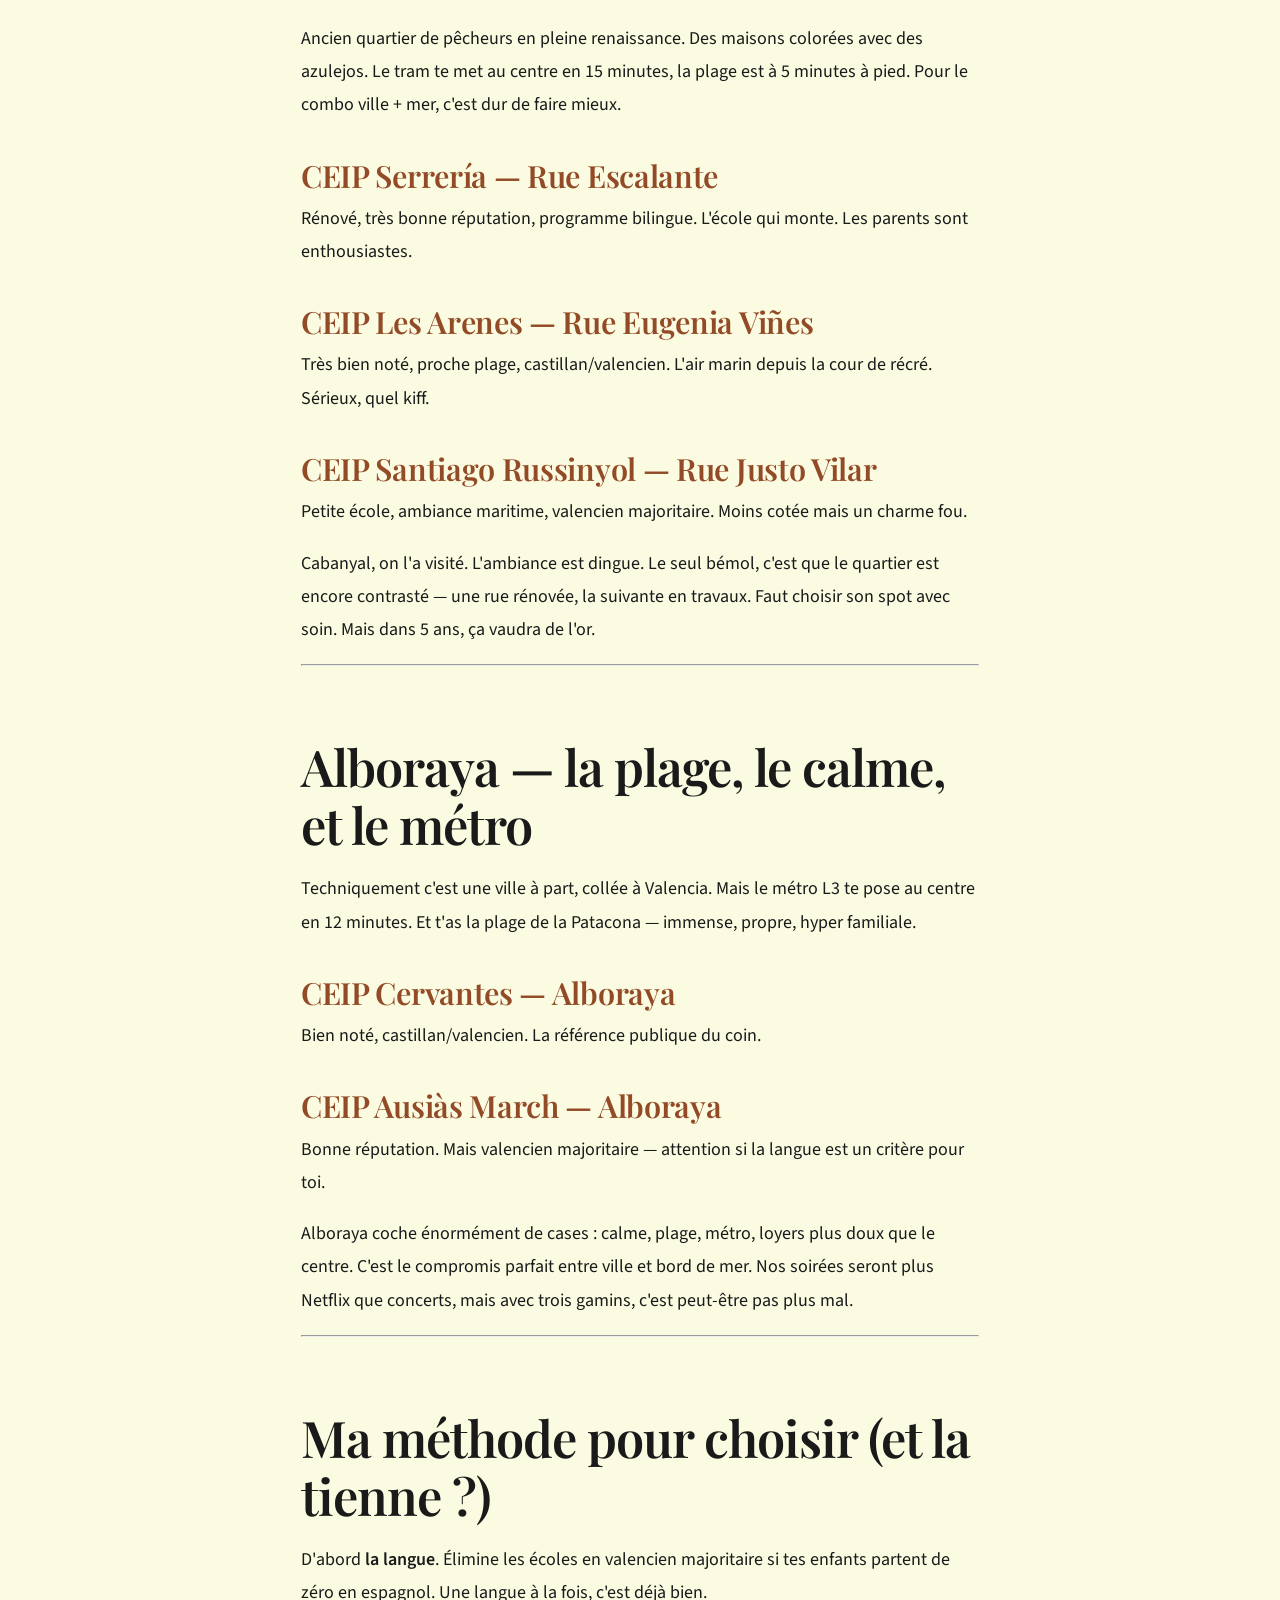
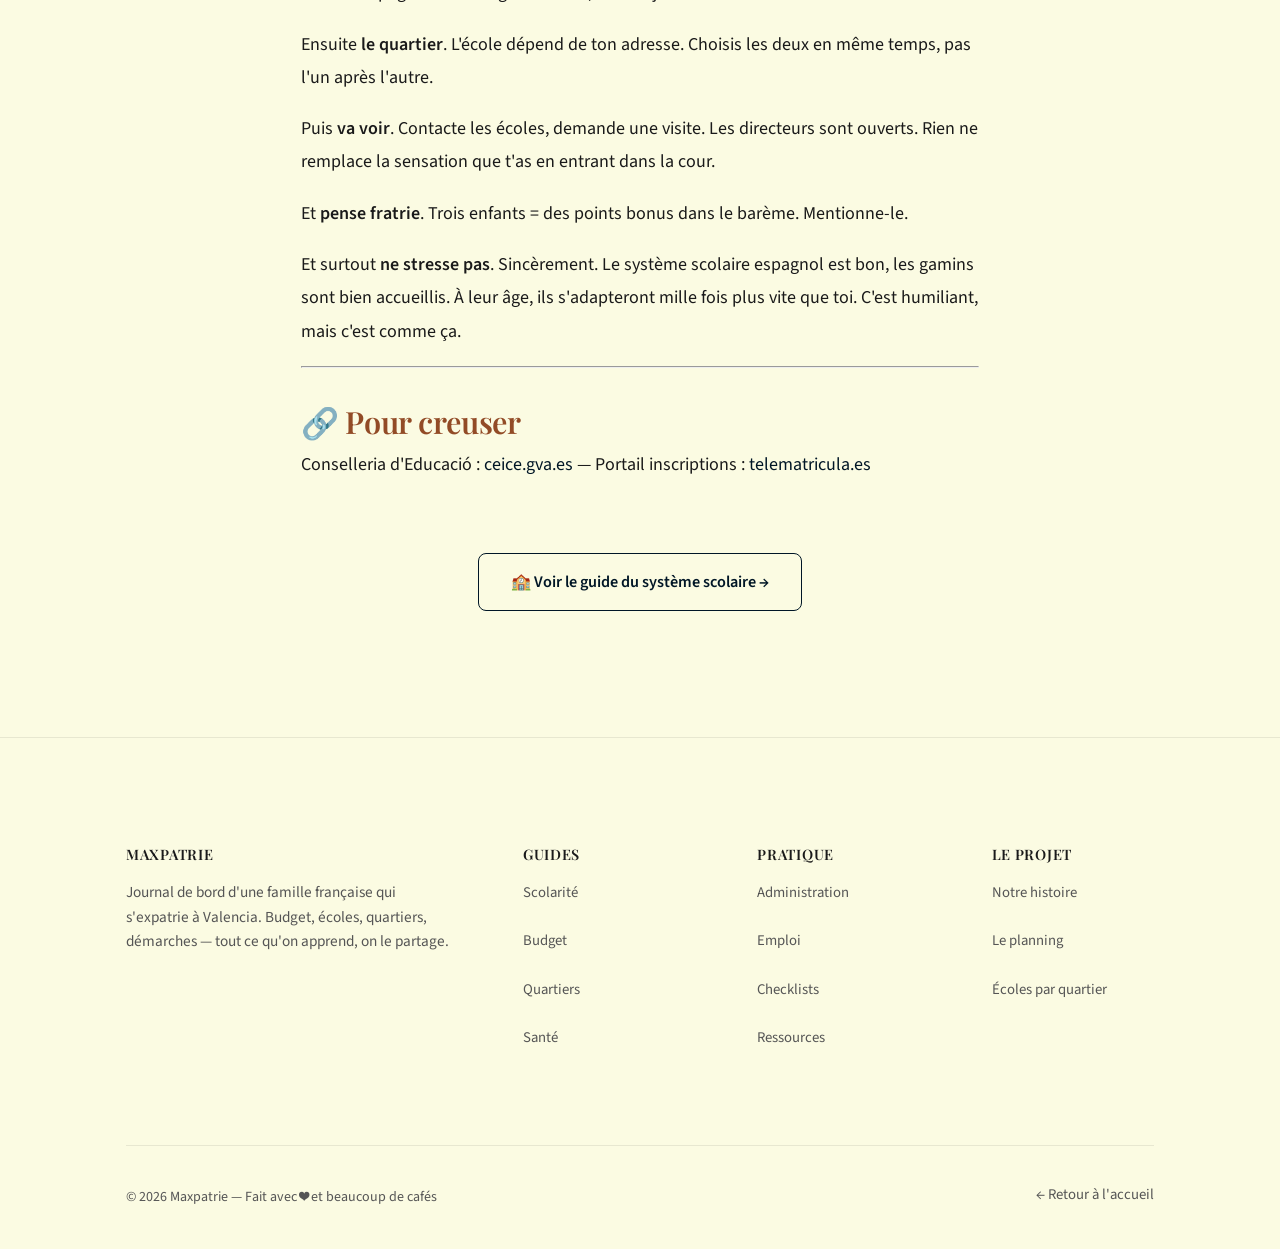
<file: pages/ecoles.html>
<!DOCTYPE html>
<html lang="fr">
<head>
  <meta charset="UTF-8">
  <meta name="viewport" content="width=device-width, initial-scale=1.0">
  <title>Écoles publiques de Valencia — Maxpatrie</title>
  <meta name="description" content="Notre tour des écoles publiques (CEIP) de Valencia quartier par quartier : Benimaclet, Patraix, Campanar, Ruzafa, Ensanche, Cabanyal, Alboraya. Avis, programmes linguistiques, conseils.">
  <meta name="keywords" content="écoles Valencia, CEIP Valencia, Benimaclet école, Patraix école, Campanar école, Ruzafa école, Cabanyal école, Alboraya école, école publique Valencia">
  <link rel="canonical" href="https://maxpatrie.fr/pages/ecoles.html">

  <!-- Open Graph -->
  <meta property="og:title" content="Les écoles publiques de Valencia, quartier par quartier — Maxpatrie">
  <meta property="og:description" content="CEIP Carles Salvador, Doctor Olóriz, 9 d'Octubre… On a passé des heures sur les forums de parents pour te faire un tour complet des écoles publiques de Valencia.">
  <meta property="og:type" content="article">
  <meta property="og:locale" content="fr_FR">

  <link rel="stylesheet" href="../css/style.css">
</head>
<body>

  <!-- ===== NAVIGATION ===== -->
  <nav class="navbar" role="navigation">
    <div class="container">
      <a href="/" class="nav-logo">
        <span class="emoji">🇪🇸</span> Maxpatrie
      </a>
      <button class="nav-toggle" aria-label="Menu">
        <span></span><span></span><span></span>
      </button>
      <ul class="nav-links">
        <li><a href="/">Accueil</a></li>
        <li><a href="/#guide">Guide complet</a></li>
        <li><a href="/pages/scolarite.html">Scolarité</a></li>
        <li><a href="/pages/budget.html">Budget</a></li>
        <li><a href="/pages/quartiers.html">Quartiers</a></li>
        <li><a href="/pages/sante.html">Santé</a></li>
      </ul>
    </div>
  </nav>
  <div class="nav-overlay"></div>

  <!-- ===== CONTENT HEADER ===== -->
  <header class="content-header">
    <div class="container">
      <span class="badge">🎒 Écoles par quartier</span>
      <h1>Les écoles publiques de Valencia, quartier par quartier</h1>
      <p>Choisir son école à Valencia, c'est choisir son quartier. Dans le public, ton adresse détermine ton école de secteur — les fameux <em>CEIP</em>. Alors autant savoir où tu poses tes valises avant de signer.</p>
    </div>
  </header>

  <!-- ===== CONTENT BODY ===== -->
  <section class="section">
    <div class="container-narrow">
      <div class="content-body">

        <p>J'ai passé des heures sur les groupes Facebook de parents, les forums d'expats, les avis Google Maps. Ce que tu vas lire c'est pas un classement objectif — c'est mon ressenti de père de trois gamins qui cherche la meilleure école possible. Si j'avais eu cette page sous les yeux y'a six mois, j'aurais gagné un temps fou. Alors la voilà.</p>

        <hr>

        <h2>Benimaclet — le quartier qui nous fait de l'œil</h2>

        <p>Un ancien village bouffé par la ville mais qui a gardé sa vibe. Des places où les gamins jouent au foot pendant que les parents boivent un verre. Métro L3, pistes cyclables, étudiants et jeunes familles mélangés. Nous on adore.</p>

        <h3>CEIP Carles Salvador — Rue Emili Baró</h3>
        <p>Très bonne réputation, équipe pédagogique au top. Le hic ? C'est du valencien majoritaire. Si t'arrives de France avec des enfants qui parlent pas un mot d'espagnol, c'est rude — va falloir qu'ils apprennent les deux langues en même temps. Pour des enfants déjà hispanophones, fonce. Pour nous, on a hésité. Sérieusement hésité.</p>

        <h3>CEIP Benimaclet — Rue Barón de San Petrillo</h3>
        <p>Bonne école de quartier, programme bilingue castillan/valencien. Moins « prestige » que Carles Salvador mais très correcte. Si t'aimes Benimaclet et que le valencien majoritaire te stresse, vise celle-ci.</p>

        <p>Honnêtement, si on atterrit à Benimaclet, on fera les deux visites. Le quartier nous botte vraiment.</p>

        <hr>

        <h2>Patraix — le plan B qui ressemble à un plan A</h2>

        <p>Calme, familial, des rues piétonnes avec des orangers. Le métro (L1, L2) te pose au centre en 4 minutes. On s'y verrait bien. Voire très bien.</p>

        <h3>CEIP Doctor Olóriz — Rue Juan Llorens</h3>
        <p>Une des meilleures notes qu'on ait vues. Programme bilingue, équipe impliquée, les parents en parlent avec des étoiles dans les yeux. Si Patraix devient notre choix, Doctor Olóriz c'est le graal.</p>

        <h3>CEIP José Soto Micó — Rue Luis Oliag</h3>
        <p>Historique, solide, castillan/valencien. Un peu plus tradi dans sa façon de faire mais les retours sont bons. Une valeur sûre.</p>

        <div class="highlight-box">
          <p><strong>Notre avis :</strong> Patraix, c'est peut-être le meilleur compromis qualité/prix/écoles. Doctor Olóriz fait rêver, et le quartier coche toutes les cases « famille ».</p>
        </div>

        <hr>

        <h2>Campanar — le cocon près de l'hôpital</h2>

        <p>Résidentiel propre, immeubles récents, rues larges où la poussette roule sans accroc. Plus cher que Patraix mais la proximité de l'hôpital La Fe — le plus grand et moderne de Valencia, avec un service pédiatrique de référence — ça rassure quand t'as trois jeunes enfants.</p>

        <h3>CEIP 9 d'Octubre — Rue Vicente Ríos Enrique</h3>
        <p>Programme plurilingue réputé, une des écoles « vitrine » de la ville. Si tu veux le top du top côté enseignement des langues, c'est là. Faut habiter dans le secteur, évidemment.</p>

        <h3>CEIP Campanar — Avenue Maestro Rodrigo</h3>
        <p>Récent, bien équipé, ambiance saine. Moins élitiste que 9 d'Octubre mais très propre. Une bonne option si t'es dans le coin.</p>

        <p>Campanar on aime. Le budget loyer fait un peu mal mais franchement, pouvoir aller à La Fe à pied avec un gamin malade à 3h du mat', ça vaut de l'or.</p>

        <hr>

        <h2>Ruzafa — branché, bruyant, et alors ?</h2>

        <p>Ruzafa (ou Russafa), c'est le Marais de Valencia. Bars à tapas, cafés de spécialité, galeries d'art. Le soir, ça vit. Et parfois ça vit un peu TROP si t'as des enfants qui se couchent à 20h.</p>

        <h3>CEIP Jaime Balmes — Rue Cuba</h3>
        <p>Centre historique, mixité sociale, bonne réputation. Castillan/valencien. Un vrai ancrage dans le quartier.</p>

        <h3>CEIP Eduardo Marquina — Rue Puerto Rico</h3>
        <p>École de quartier sans chichi. Castillan. Retours parents corrects. Elle fait le job.</p>

        <div class="highlight-box">
          <p><strong>À savoir :</strong> le bruit du quartier le soir c'est pas un mythe. Avec des enfants de 4 et 6 ans, faut soit viser une rue très calme, soit un appart qui donne sur cour intérieure. Ou alors… accepter que tes gamins s'endorment au son des conversations de terrasse. C'est aussi ça, l'Espagne.</p>
        </div>

        <hr>

        <h2>Ensanche / Gran Vía — le centre-ville chic</h2>

        <p>Immeubles bourgeois, grandes avenues. Tout à pied. C'est magnifique. Et cher, forcément.</p>

        <h3>CEIP Cervantes — Rue Guillem de Castro</h3>
        <p>Historique, ultra réputé, castillan. Très demandé — assure-toi d'être dans le secteur pile-poil. Si t'as le budget pour le quartier, c'est le top.</p>

        <h3>CEIP Balmes — Gran Vía Ramón y Cajal</h3>
        <p>Bilingue, bonne réputation. Plan B si Cervantes est complet — ce qui arrive souvent.</p>

        <p>Ensanche, c'est le rêve niveau praticité. Mais un 4 pièces dans le coin, ça douille. On garde sous le coude.</p>

        <hr>

        <h2>El Cabanyal — la plage au bout de la rue</h2>

        <p>Ancien quartier de pêcheurs en pleine renaissance. Des maisons colorées avec des azulejos. Le tram te met au centre en 15 minutes, la plage est à 5 minutes à pied. Pour le combo ville + mer, c'est dur de faire mieux.</p>

        <h3>CEIP Serrería — Rue Escalante</h3>
        <p>Rénové, très bonne réputation, programme bilingue. L'école qui monte. Les parents sont enthousiastes.</p>

        <h3>CEIP Les Arenes — Rue Eugenia Viñes</h3>
        <p>Très bien noté, proche plage, castillan/valencien. L'air marin depuis la cour de récré. Sérieux, quel kiff.</p>

        <h3>CEIP Santiago Russinyol — Rue Justo Vilar</h3>
        <p>Petite école, ambiance maritime, valencien majoritaire. Moins cotée mais un charme fou.</p>

        <p>Cabanyal, on l'a visité. L'ambiance est dingue. Le seul bémol, c'est que le quartier est encore contrasté — une rue rénovée, la suivante en travaux. Faut choisir son spot avec soin. Mais dans 5 ans, ça vaudra de l'or.</p>

        <hr>

        <h2>Alboraya — la plage, le calme, et le métro</h2>

        <p>Techniquement c'est une ville à part, collée à Valencia. Mais le métro L3 te pose au centre en 12 minutes. Et t'as la plage de la Patacona — immense, propre, hyper familiale.</p>

        <h3>CEIP Cervantes — Alboraya</h3>
        <p>Bien noté, castillan/valencien. La référence publique du coin.</p>

        <h3>CEIP Ausiàs March — Alboraya</h3>
        <p>Bonne réputation. Mais valencien majoritaire — attention si la langue est un critère pour toi.</p>

        <p>Alboraya coche énormément de cases : calme, plage, métro, loyers plus doux que le centre. C'est le compromis parfait entre ville et bord de mer. Nos soirées seront plus Netflix que concerts, mais avec trois gamins, c'est peut-être pas plus mal.</p>

        <hr>

        <h2>Ma méthode pour choisir (et la tienne ?)</h2>

        <p>D'abord <strong>la langue</strong>. Élimine les écoles en valencien majoritaire si tes enfants partent de zéro en espagnol. Une langue à la fois, c'est déjà bien.</p>

        <p>Ensuite <strong>le quartier</strong>. L'école dépend de ton adresse. Choisis les deux en même temps, pas l'un après l'autre.</p>

        <p>Puis <strong>va voir</strong>. Contacte les écoles, demande une visite. Les directeurs sont ouverts. Rien ne remplace la sensation que t'as en entrant dans la cour.</p>

        <p>Et <strong>pense fratrie</strong>. Trois enfants = des points bonus dans le barème. Mentionne-le.</p>

        <p>Et surtout <strong>ne stresse pas</strong>. Sincèrement. Le système scolaire espagnol est bon, les gamins sont bien accueillis. À leur âge, ils s'adapteront mille fois plus vite que toi. C'est humiliant, mais c'est comme ça.</p>

        <hr>

        <h3>🔗 Pour creuser</h3>
        <p>Conselleria d'Educació : <a href="https://ceice.gva.es" target="_blank" rel="noopener">ceice.gva.es</a> — Portail inscriptions : <a href="https://telematricula.es" target="_blank" rel="noopener">telematricula.es</a></p>

        <p style="text-align: center; margin-top: var(--space-xl);">
          <a href="/pages/scolarite.html" class="btn btn-outline">🏫 Voir le guide du système scolaire →</a>
        </p>

      </div>
    </div>
  </section>

  <!-- ===== FOOTER ===== -->
  <footer class="footer">
    <div class="container">
      <div class="footer-grid">
        <div>
          <h4>Maxpatrie</h4>
          <p style="font-size: 0.85rem; line-height: 1.6;">
            Journal de bord d'une famille française qui s'expatrie à Valencia.
            Budget, écoles, quartiers, démarches — tout ce qu'on apprend, on le partage.
          </p>
        </div>
        <div>
          <h4>Guides</h4>
          <p><a href="/pages/scolarite.html">Scolarité</a></p>
          <p><a href="/pages/budget.html">Budget</a></p>
          <p><a href="/pages/quartiers.html">Quartiers</a></p>
          <p><a href="/pages/sante.html">Santé</a></p>
        </div>
        <div>
          <h4>Pratique</h4>
          <p><a href="/pages/administration.html">Administration</a></p>
          <p><a href="/pages/emploi.html">Emploi</a></p>
          <p><a href="/pages/checklists.html">Checklists</a></p>
          <p><a href="/pages/ressources.html">Ressources</a></p>
        </div>
        <div>
          <h4>Le projet</h4>
          <p><a href="/#histoire">Notre histoire</a></p>
          <p><a href="/#timeline">Le planning</a></p>
          <p><a href="/pages/ecoles.html">Écoles par quartier</a></p>
        </div>
      </div>
      <div class="footer-bottom">
        <span>© 2026 Maxpatrie — Fait avec ❤️ et beaucoup de cafés</span>
        <span><a href="/">← Retour à l'accueil</a></span>
      </div>
    </div>
  </footer>

  <script src="../js/main.js"></script>
</body>
</html>
</file>
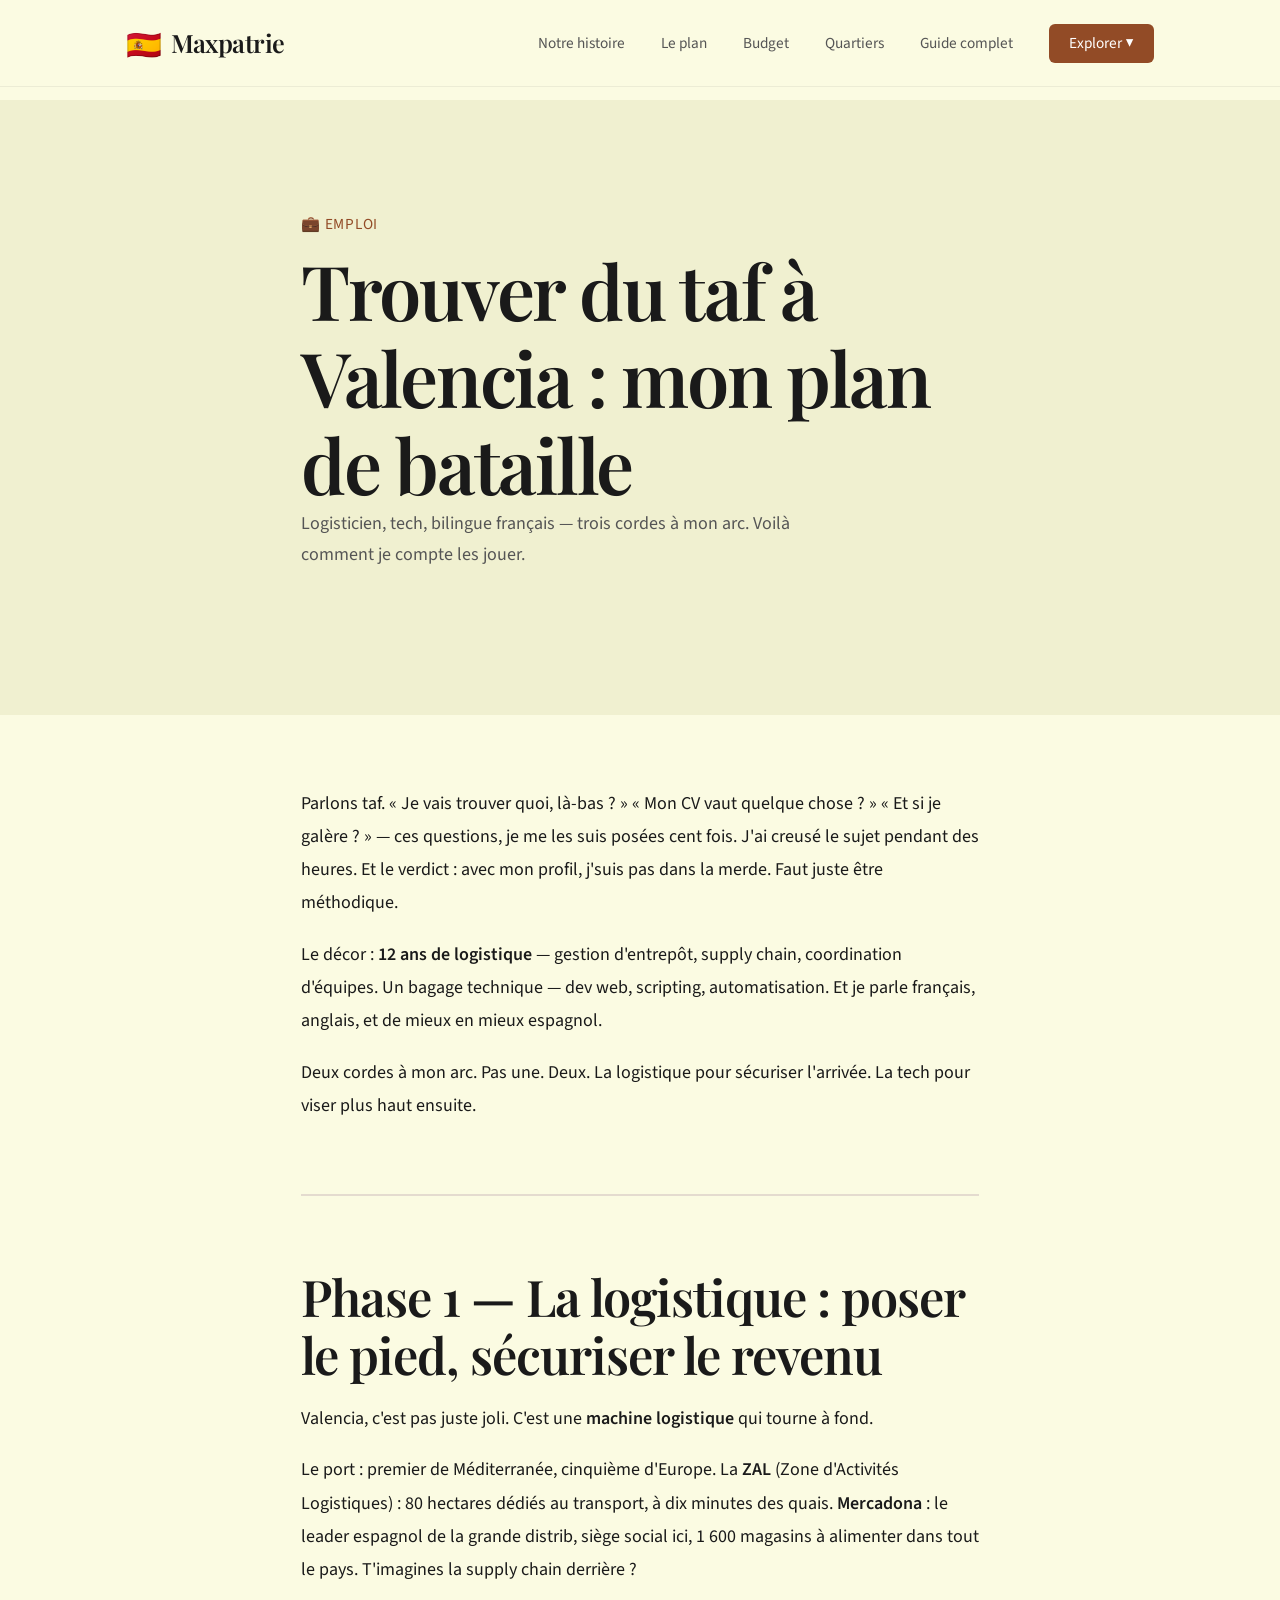
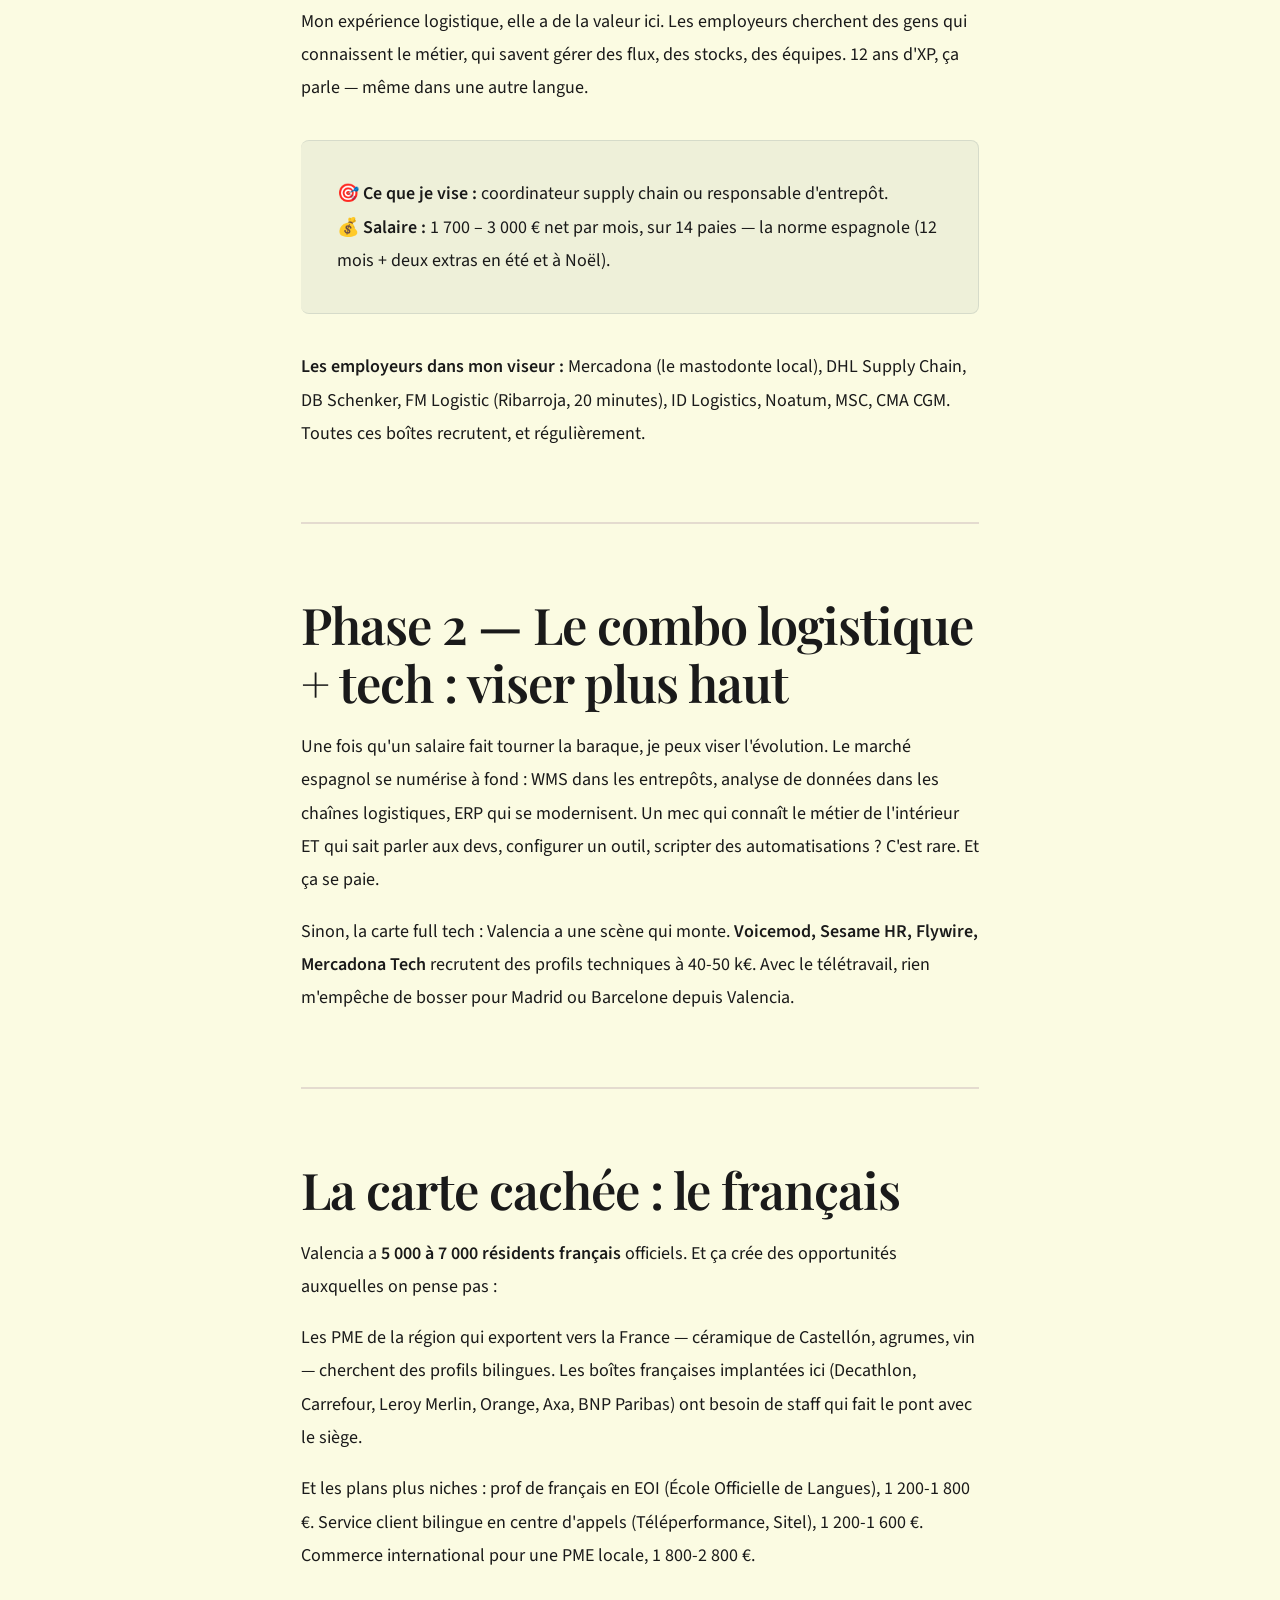
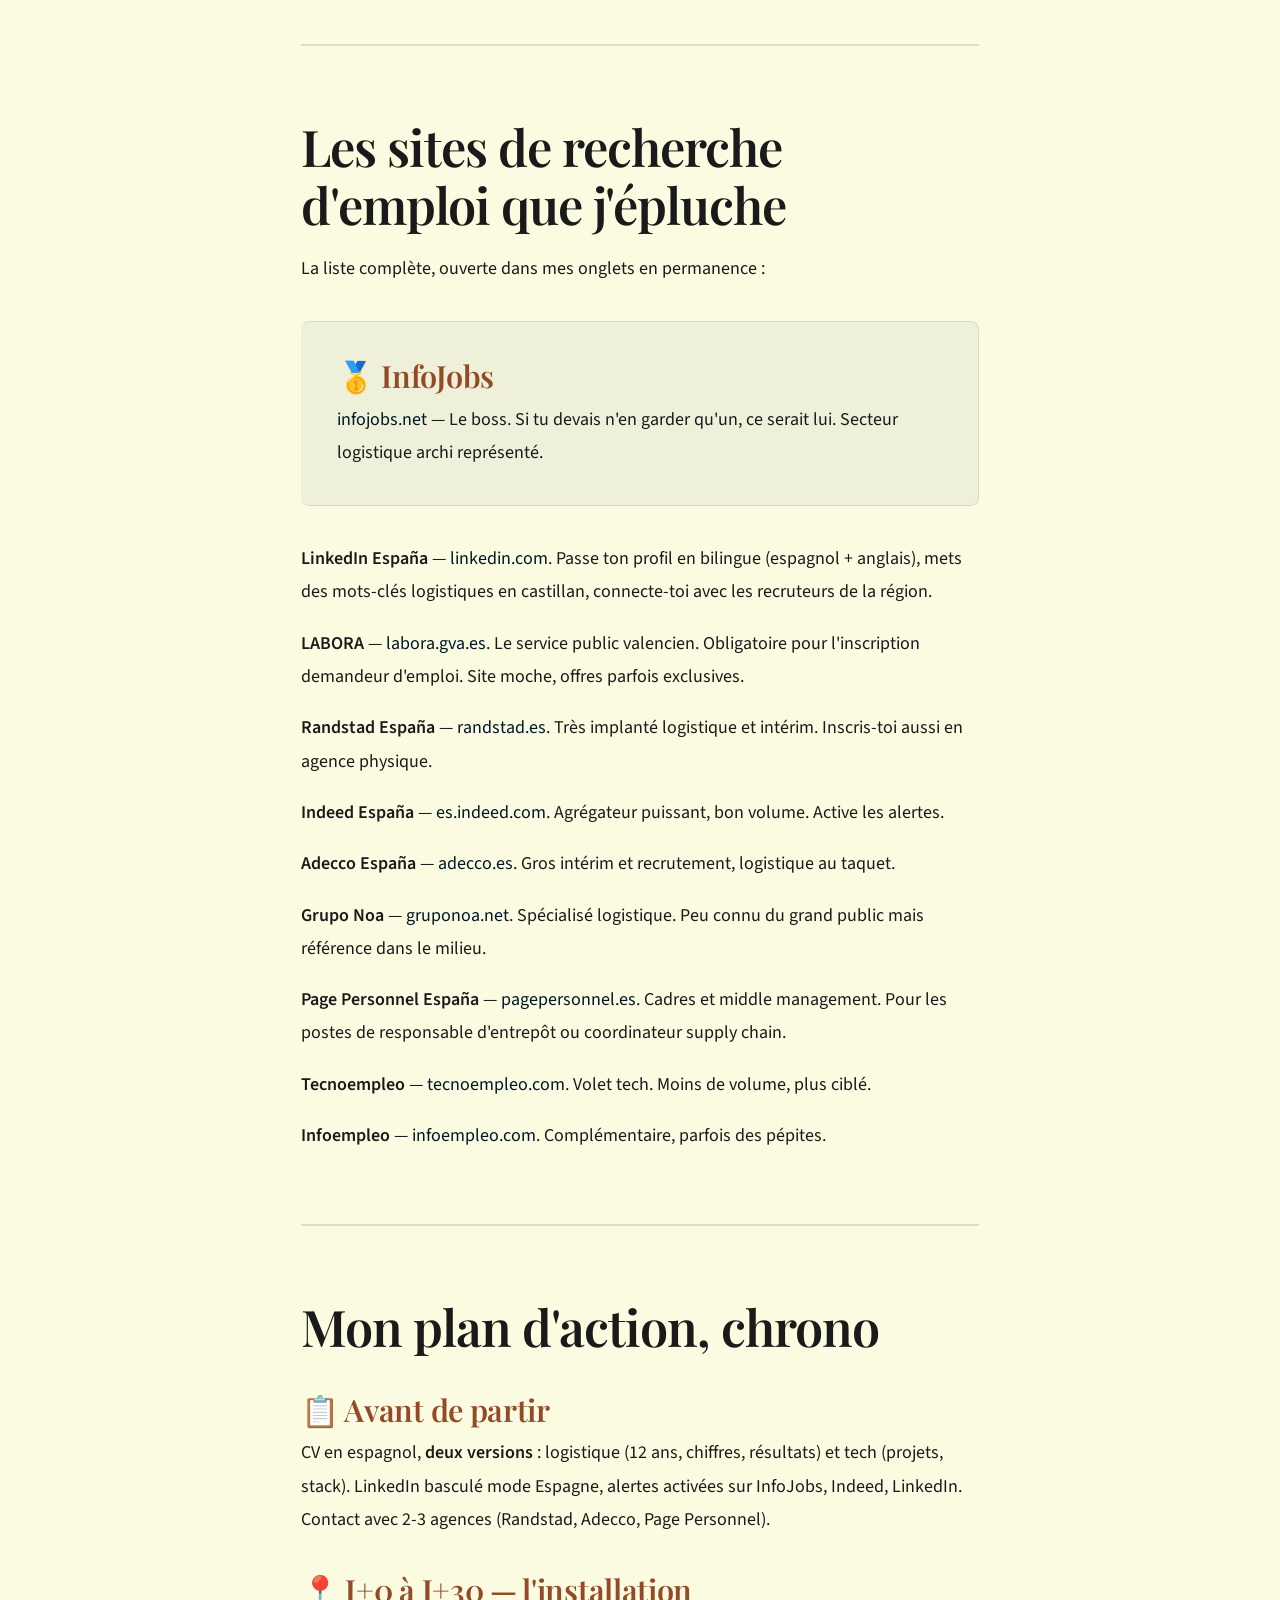
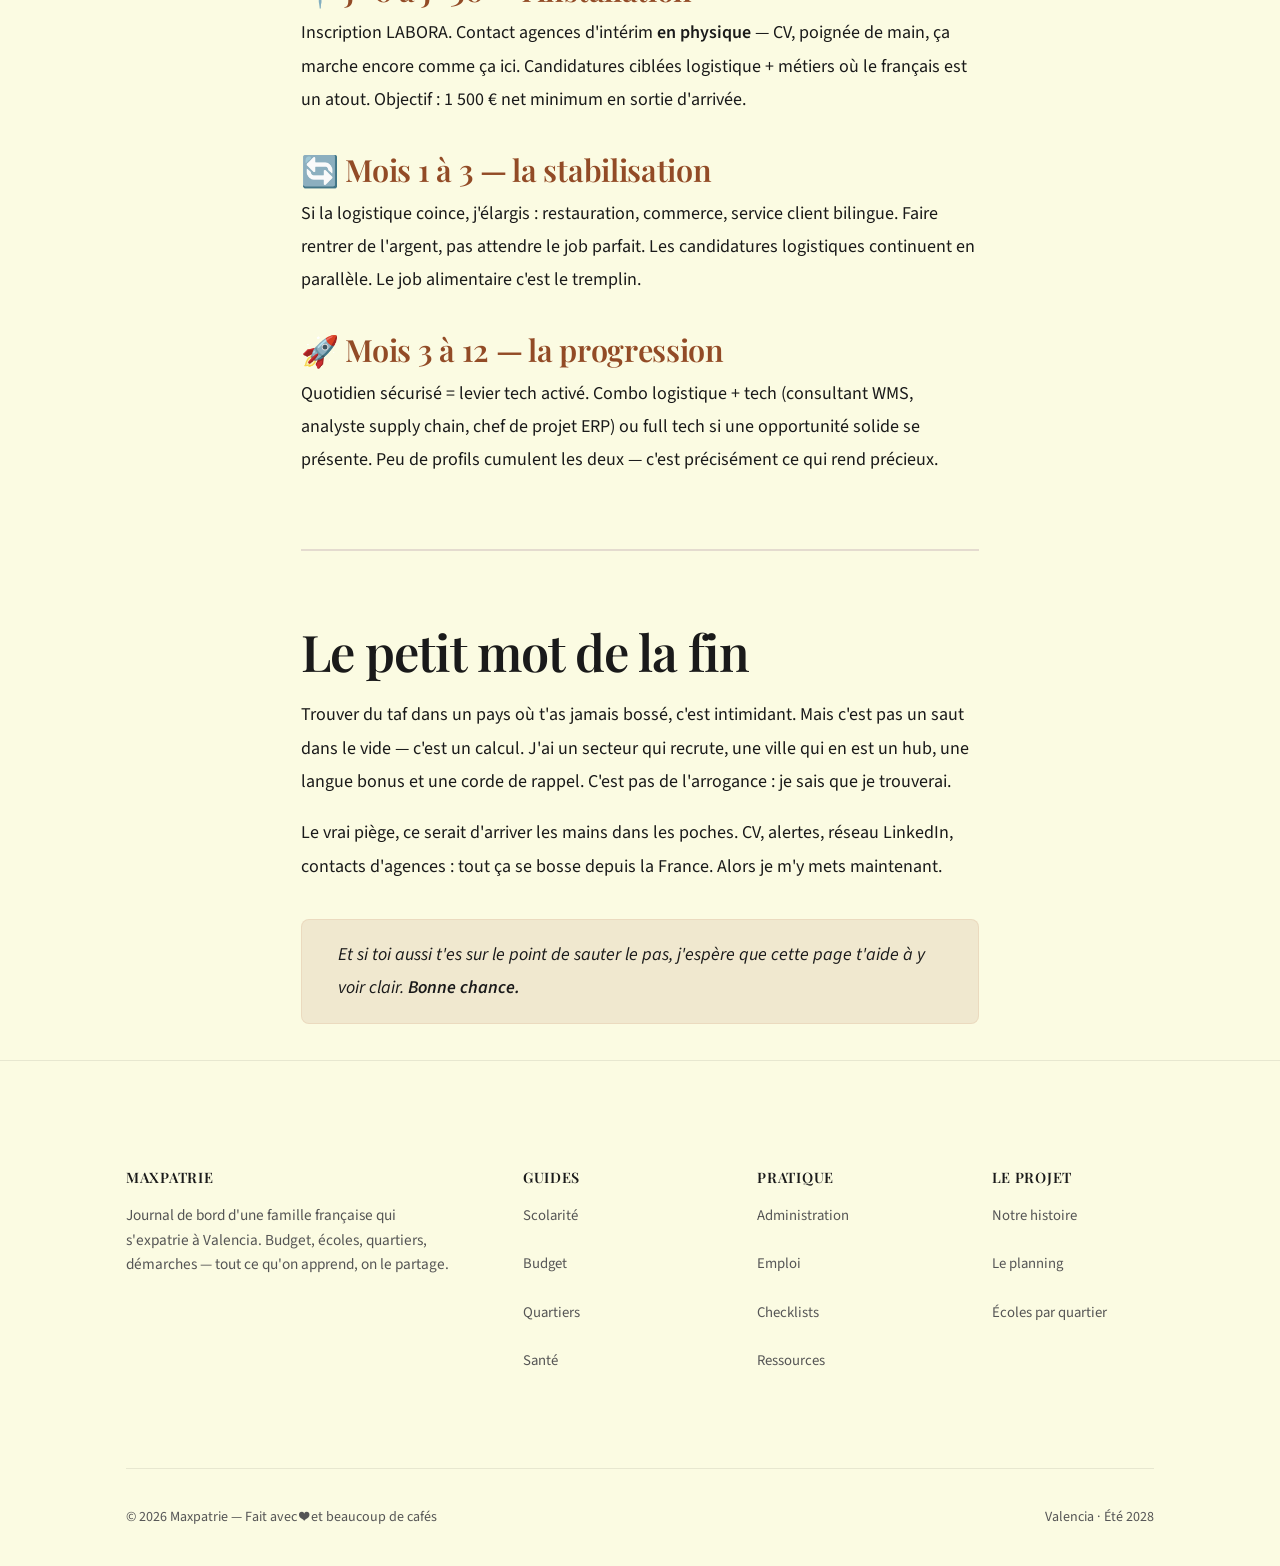
<file: pages/emploi.html>
<!DOCTYPE html>
<html lang="fr">
<head>
  <meta charset="UTF-8">
  <meta name="viewport" content="width=device-width, initial-scale=1.0">
  <title>Emploi & Carrière — Maxpatrie | Expatriation à Valencia</title>
  <meta name="description" content="Trouver du travail à Valencia : le plan de bataille d'un logisticien français. Salaires, sites d'emploi, stratégie de recherche.">
  <meta name="keywords" content="emploi Valencia, logistique Valencia, travailler en Espagne, CV espagnol, InfoJobs, Mercadona, expatriation travail">
  <link rel="canonical" href="https://maxpatrie.fr/pages/emploi.html">

  <meta property="og:title" content="Emploi & Carrière — Maxpatrie">
  <meta property="og:description" content="Le marché de l'emploi à Valencia pour un logisticien français : salaires, sites, stratégie.">
  <meta property="og:type" content="article">
  <meta property="og:locale" content="fr_FR">

  <link rel="stylesheet" href="../css/style.css">

  <script type="application/ld+json">
  {
    "@context": "https://schema.org",
    "@type": "Article",
    "headline": "Emploi & Carrière à Valencia",
    "description": "Guide complet pour trouver du travail à Valencia en tant qu'expatrié français",
    "author": { "@type": "Person", "name": "Florian" },
    "inLanguage": "fr"
  }
  </script>
</head>
<body>

  <!-- ===== NAVIGATION ===== -->
  <nav class="navbar" role="navigation">
    <div class="container">
      <a href="/" class="nav-logo">
        <span class="emoji">🇪🇸</span> Maxpatrie
      </a>
      <button class="nav-toggle" aria-label="Menu">
        <span></span><span></span><span></span>
      </button>
      <ul class="nav-links">
        <li><a href="/#histoire">Notre histoire</a></li>
        <li><a href="/#timeline">Le plan</a></li>
        <li><a href="/#budget">Budget</a></li>
        <li><a href="/#quartiers">Quartiers</a></li>
        <li><a href="/#guide">Guide complet</a></li>
        <li><a href="/#guide" class="nav-cta">Explorer ▼</a></li>
      </ul>
    </div>
  </nav>
  <div class="nav-overlay"></div>

  <!-- ===== CONTENT HEADER ===== -->
  <section class="content-page">
    <div class="content-header">
      <div class="container-narrow">
        <div class="section-header">
          <span class="badge">💼 Emploi</span>
          <h1>Trouver du taf à Valencia : mon plan de bataille</h1>
          <p>Logisticien, tech, bilingue français — trois cordes à mon arc. Voilà comment je compte les jouer.</p>
        </div>
      </div>
    </div>

    <!-- ===== CONTENT BODY ===== -->
    <div class="container-narrow">
      <div class="content-body">

        <p>Parlons taf. « Je vais trouver quoi, là-bas ? » « Mon CV vaut quelque chose ? » « Et si je galère ? » — ces questions, je me les suis posées cent fois. J'ai creusé le sujet pendant des heures. Et le verdict : avec mon profil, j'suis pas dans la merde. Faut juste être méthodique.</p>

        <p>Le décor : <strong>12 ans de logistique</strong> — gestion d'entrepôt, supply chain, coordination d'équipes. Un bagage technique — dev web, scripting, automatisation. Et je parle français, anglais, et de mieux en mieux espagnol.</p>

        <p>Deux cordes à mon arc. Pas une. Deux. La logistique pour sécuriser l'arrivée. La tech pour viser plus haut ensuite.</p>

        <hr style="border: none; border-top: 2px solid var(--sand-dark); margin: var(--space-xl) 0;">

        <!-- ===== PHASE 1 ===== -->
        <h2>Phase 1 — La logistique : poser le pied, sécuriser le revenu</h2>

        <p>Valencia, c'est pas juste joli. C'est une <strong>machine logistique</strong> qui tourne à fond.</p>

        <p>Le port : premier de Méditerranée, cinquième d'Europe. La <strong>ZAL</strong> (Zone d'Activités Logistiques) : 80 hectares dédiés au transport, à dix minutes des quais. <strong>Mercadona</strong> : le leader espagnol de la grande distrib, siège social ici, 1 600 magasins à alimenter dans tout le pays. T'imagines la supply chain derrière ?</p>

        <p>Mon expérience logistique, elle a de la valeur ici. Les employeurs cherchent des gens qui connaissent le métier, qui savent gérer des flux, des stocks, des équipes. 12 ans d'XP, ça parle — même dans une autre langue.</p>

        <div class="highlight-box">
          <strong>🎯 Ce que je vise :</strong> coordinateur supply chain ou responsable d'entrepôt.<br>
          <strong>💰 Salaire :</strong> 1 700 – 3 000 € net par mois, sur 14 paies — la norme espagnole (12 mois + deux extras en été et à Noël).
        </div>

        <p><strong>Les employeurs dans mon viseur :</strong> Mercadona (le mastodonte local), DHL Supply Chain, DB Schenker, FM Logistic (Ribarroja, 20 minutes), ID Logistics, Noatum, MSC, CMA CGM. Toutes ces boîtes recrutent, et régulièrement.</p>

        <hr style="border: none; border-top: 2px solid var(--sand-dark); margin: var(--space-xl) 0;">

        <!-- ===== PHASE 2 ===== -->
        <h2>Phase 2 — Le combo logistique + tech : viser plus haut</h2>

        <p>Une fois qu'un salaire fait tourner la baraque, je peux viser l'évolution. Le marché espagnol se numérise à fond : WMS dans les entrepôts, analyse de données dans les chaînes logistiques, ERP qui se modernisent. Un mec qui connaît le métier de l'intérieur ET qui sait parler aux devs, configurer un outil, scripter des automatisations ? C'est rare. Et ça se paie.</p>

        <p>Sinon, la carte full tech : Valencia a une scène qui monte. <strong>Voicemod, Sesame HR, Flywire, Mercadona Tech</strong> recrutent des profils techniques à 40-50 k€. Avec le télétravail, rien m'empêche de bosser pour Madrid ou Barcelone depuis Valencia.</p>

        <hr style="border: none; border-top: 2px solid var(--sand-dark); margin: var(--space-xl) 0;">

        <!-- ===== CARTE CACHÉE ===== -->
        <h2>La carte cachée : le français</h2>

        <p>Valencia a <strong>5 000 à 7 000 résidents français</strong> officiels. Et ça crée des opportunités auxquelles on pense pas :</p>

        <p>Les PME de la région qui exportent vers la France — céramique de Castellón, agrumes, vin — cherchent des profils bilingues. Les boîtes françaises implantées ici (Decathlon, Carrefour, Leroy Merlin, Orange, Axa, BNP Paribas) ont besoin de staff qui fait le pont avec le siège.</p>

        <p>Et les plans plus niches : prof de français en EOI (École Officielle de Langues), 1 200-1 800 €. Service client bilingue en centre d'appels (Téléperformance, Sitel), 1 200-1 600 €. Commerce international pour une PME locale, 1 800-2 800 €.</p>

        <hr style="border: none; border-top: 2px solid var(--sand-dark); margin: var(--space-xl) 0;">

        <!-- ===== SITES EMPLOI ===== -->
        <h2>Les sites de recherche d'emploi que j'épluche</h2>

        <p>La liste complète, ouverte dans mes onglets en permanence :</p>

        <div class="highlight-box">
          <h3 style="margin-top: 0;">🥇 InfoJobs</h3>
          <p style="margin-bottom: 0;"><a href="https://www.infojobs.net" target="_blank" rel="noopener">infojobs.net</a> — Le boss. Si tu devais n'en garder qu'un, ce serait lui. Secteur logistique archi représenté.</p>
        </div>

        <p><strong>LinkedIn España</strong> — <a href="https://www.linkedin.com" target="_blank" rel="noopener">linkedin.com</a>. Passe ton profil en bilingue (espagnol + anglais), mets des mots-clés logistiques en castillan, connecte-toi avec les recruteurs de la région.</p>

        <p><strong>LABORA</strong> — <a href="https://labora.gva.es" target="_blank" rel="noopener">labora.gva.es</a>. Le service public valencien. Obligatoire pour l'inscription demandeur d'emploi. Site moche, offres parfois exclusives.</p>

        <p><strong>Randstad España</strong> — <a href="https://www.randstad.es" target="_blank" rel="noopener">randstad.es</a>. Très implanté logistique et intérim. Inscris-toi aussi en agence physique.</p>

        <p><strong>Indeed España</strong> — <a href="https://es.indeed.com" target="_blank" rel="noopener">es.indeed.com</a>. Agrégateur puissant, bon volume. Active les alertes.</p>

        <p><strong>Adecco España</strong> — <a href="https://www.adecco.es" target="_blank" rel="noopener">adecco.es</a>. Gros intérim et recrutement, logistique au taquet.</p>

        <p><strong>Grupo Noa</strong> — <a href="https://www.gruponoa.net" target="_blank" rel="noopener">gruponoa.net</a>. Spécialisé logistique. Peu connu du grand public mais référence dans le milieu.</p>

        <p><strong>Page Personnel España</strong> — <a href="https://www.pagepersonnel.es" target="_blank" rel="noopener">pagepersonnel.es</a>. Cadres et middle management. Pour les postes de responsable d'entrepôt ou coordinateur supply chain.</p>

        <p><strong>Tecnoempleo</strong> — <a href="https://www.tecnoempleo.com" target="_blank" rel="noopener">tecnoempleo.com</a>. Volet tech. Moins de volume, plus ciblé.</p>

        <p><strong>Infoempleo</strong> — <a href="https://www.infoempleo.com" target="_blank" rel="noopener">infoempleo.com</a>. Complémentaire, parfois des pépites.</p>

        <hr style="border: none; border-top: 2px solid var(--sand-dark); margin: var(--space-xl) 0;">

        <!-- ===== PLAN D'ACTION ===== -->
        <h2>Mon plan d'action, chrono</h2>

        <h3>📋 Avant de partir</h3>
        <p>CV en espagnol, <strong>deux versions</strong> : logistique (12 ans, chiffres, résultats) et tech (projets, stack). LinkedIn basculé mode Espagne, alertes activées sur InfoJobs, Indeed, LinkedIn. Contact avec 2-3 agences (Randstad, Adecco, Page Personnel).</p>

        <h3>📍 J+0 à J+30 — l'installation</h3>
        <p>Inscription LABORA. Contact agences d'intérim <strong>en physique</strong> — CV, poignée de main, ça marche encore comme ça ici. Candidatures ciblées logistique + métiers où le français est un atout. Objectif : 1 500 € net minimum en sortie d'arrivée.</p>

        <h3>🔄 Mois 1 à 3 — la stabilisation</h3>
        <p>Si la logistique coince, j'élargis : restauration, commerce, service client bilingue. Faire rentrer de l'argent, pas attendre le job parfait. Les candidatures logistiques continuent en parallèle. Le job alimentaire c'est le tremplin.</p>

        <h3>🚀 Mois 3 à 12 — la progression</h3>
        <p>Quotidien sécurisé = levier tech activé. Combo logistique + tech (consultant WMS, analyste supply chain, chef de projet ERP) ou full tech si une opportunité solide se présente. Peu de profils cumulent les deux — c'est précisément ce qui rend précieux.</p>

        <hr style="border: none; border-top: 2px solid var(--sand-dark); margin: var(--space-xl) 0;">

        <!-- ===== MOT DE LA FIN ===== -->
        <h2>Le petit mot de la fin</h2>

        <p>Trouver du taf dans un pays où t'as jamais bossé, c'est intimidant. Mais c'est pas un saut dans le vide — c'est un calcul. J'ai un secteur qui recrute, une ville qui en est un hub, une langue bonus et une corde de rappel. C'est pas de l'arrogance : je sais que je trouverai.</p>

        <p>Le vrai piège, ce serait d'arriver les mains dans les poches. CV, alertes, réseau LinkedIn, contacts d'agences : tout ça se bosse depuis la France. Alors je m'y mets maintenant.</p>

        <blockquote>
          Et si toi aussi t'es sur le point de sauter le pas, j'espère que cette page t'aide à y voir clair. <strong>Bonne chance.</strong>
        </blockquote>

      </div>
    </div>
  </section>

  <!-- ===== FOOTER ===== -->
  <footer class="footer">
    <div class="container">
      <div class="footer-grid">
        <div>
          <h4>Maxpatrie</h4>
          <p style="font-size: 0.85rem; line-height: 1.6;">
            Journal de bord d'une famille française qui s'expatrie à Valencia.
            Budget, écoles, quartiers, démarches — tout ce qu'on apprend, on le partage.
          </p>
        </div>
        <div>
          <h4>Guides</h4>
          <p><a href="scolarite.html">Scolarité</a></p>
          <p><a href="budget.html">Budget</a></p>
          <p><a href="quartiers.html">Quartiers</a></p>
          <p><a href="sante.html">Santé</a></p>
        </div>
        <div>
          <h4>Pratique</h4>
          <p><a href="administration.html">Administration</a></p>
          <p><a href="emploi.html">Emploi</a></p>
          <p><a href="checklists.html">Checklists</a></p>
          <p><a href="ressources.html">Ressources</a></p>
        </div>
        <div>
          <h4>Le projet</h4>
          <p><a href="/#histoire">Notre histoire</a></p>
          <p><a href="/#timeline">Le planning</a></p>
          <p><a href="ecoles.html">Écoles par quartier</a></p>
        </div>
      </div>
      <div class="footer-bottom">
        <span>© 2026 Maxpatrie — Fait avec ❤️ et beaucoup de cafés</span>
        <span>Valencia · Été 2028</span>
      </div>
    </div>
  </footer>

  <script src="../js/main.js"></script>
</body>
</html>
</file>
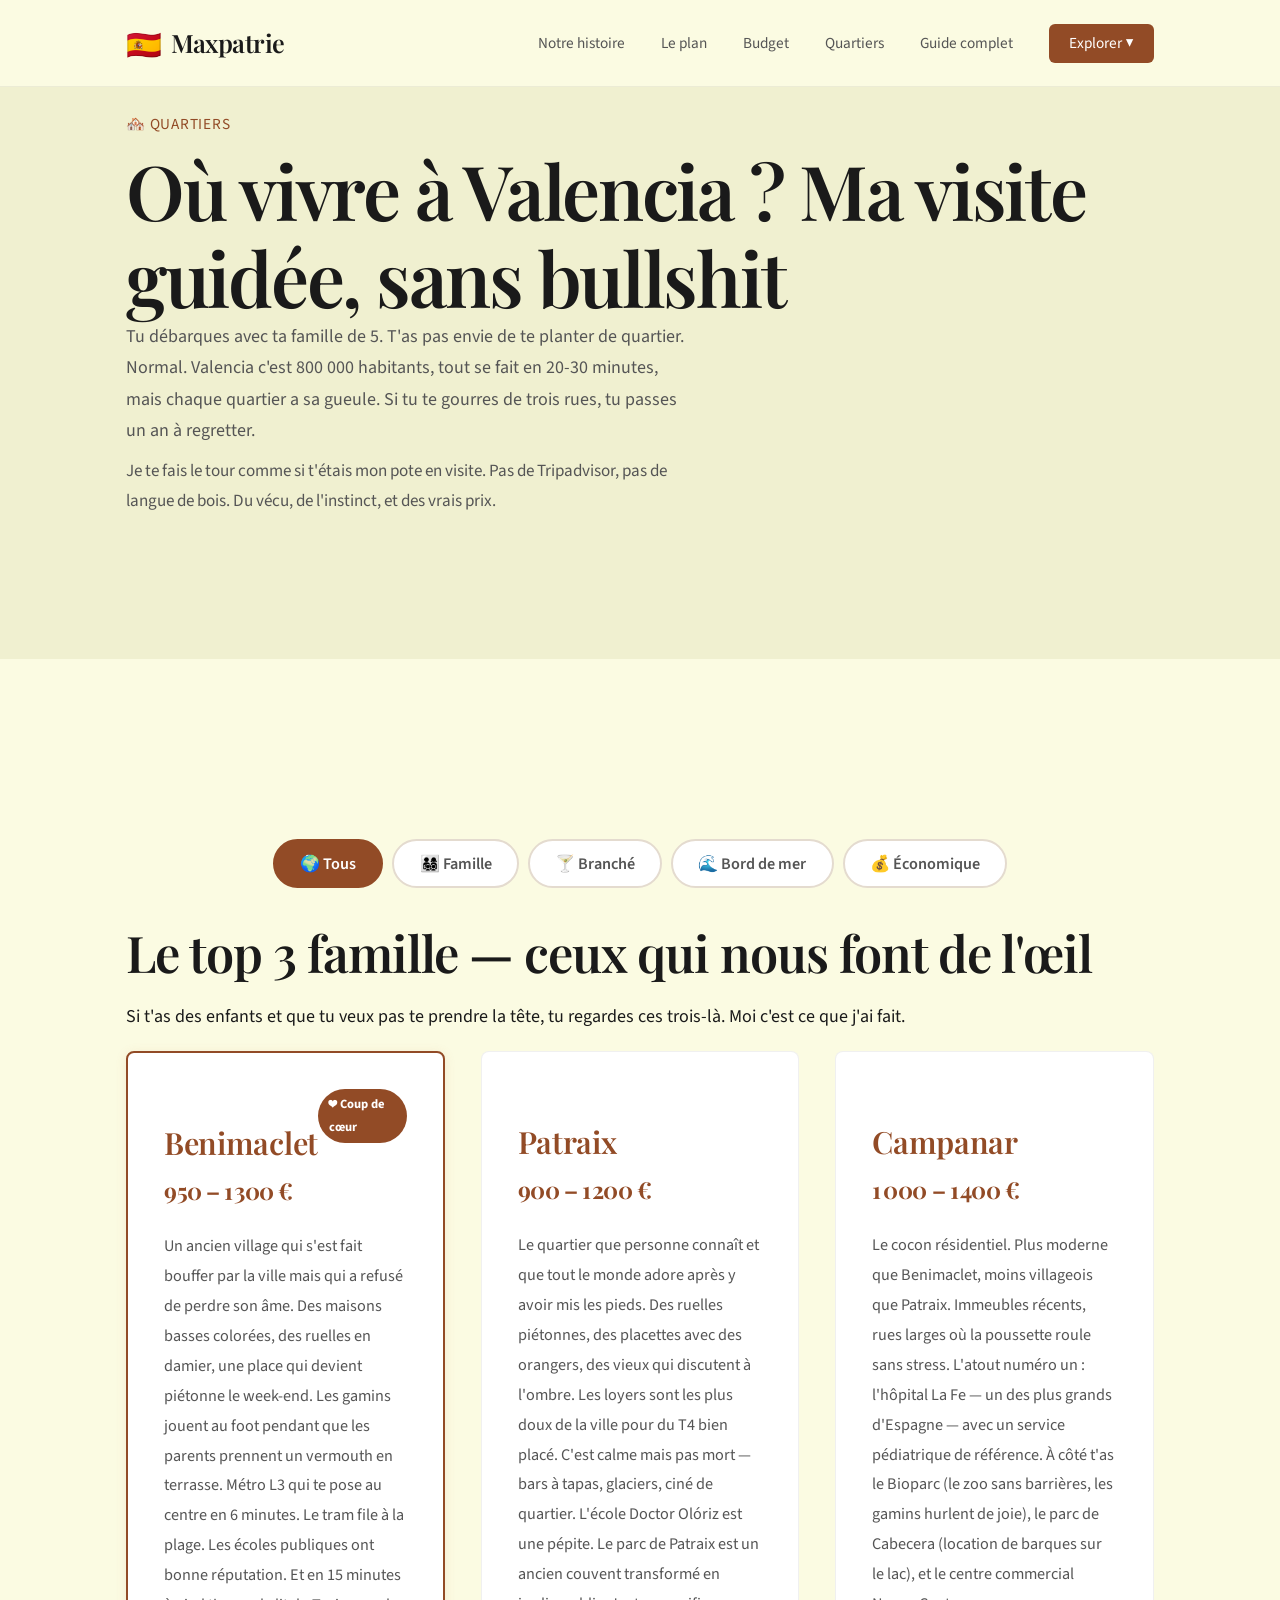
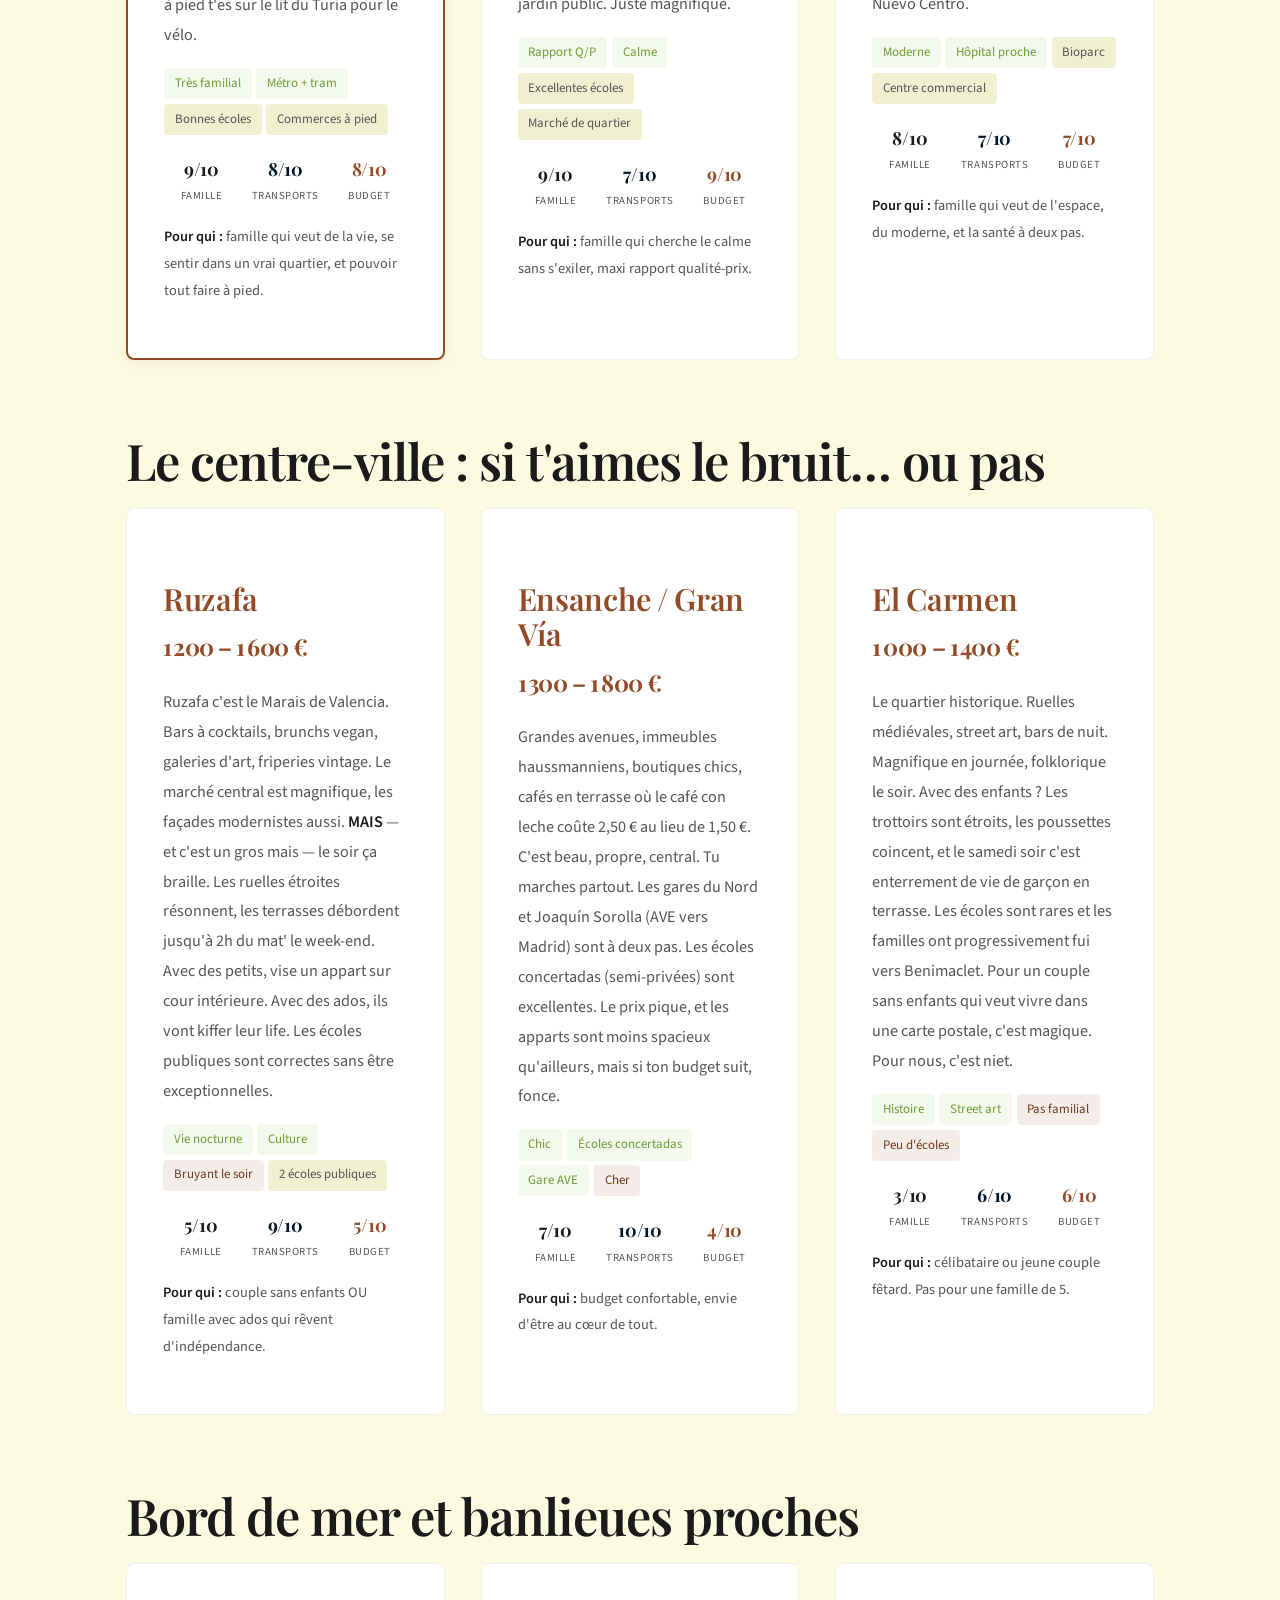
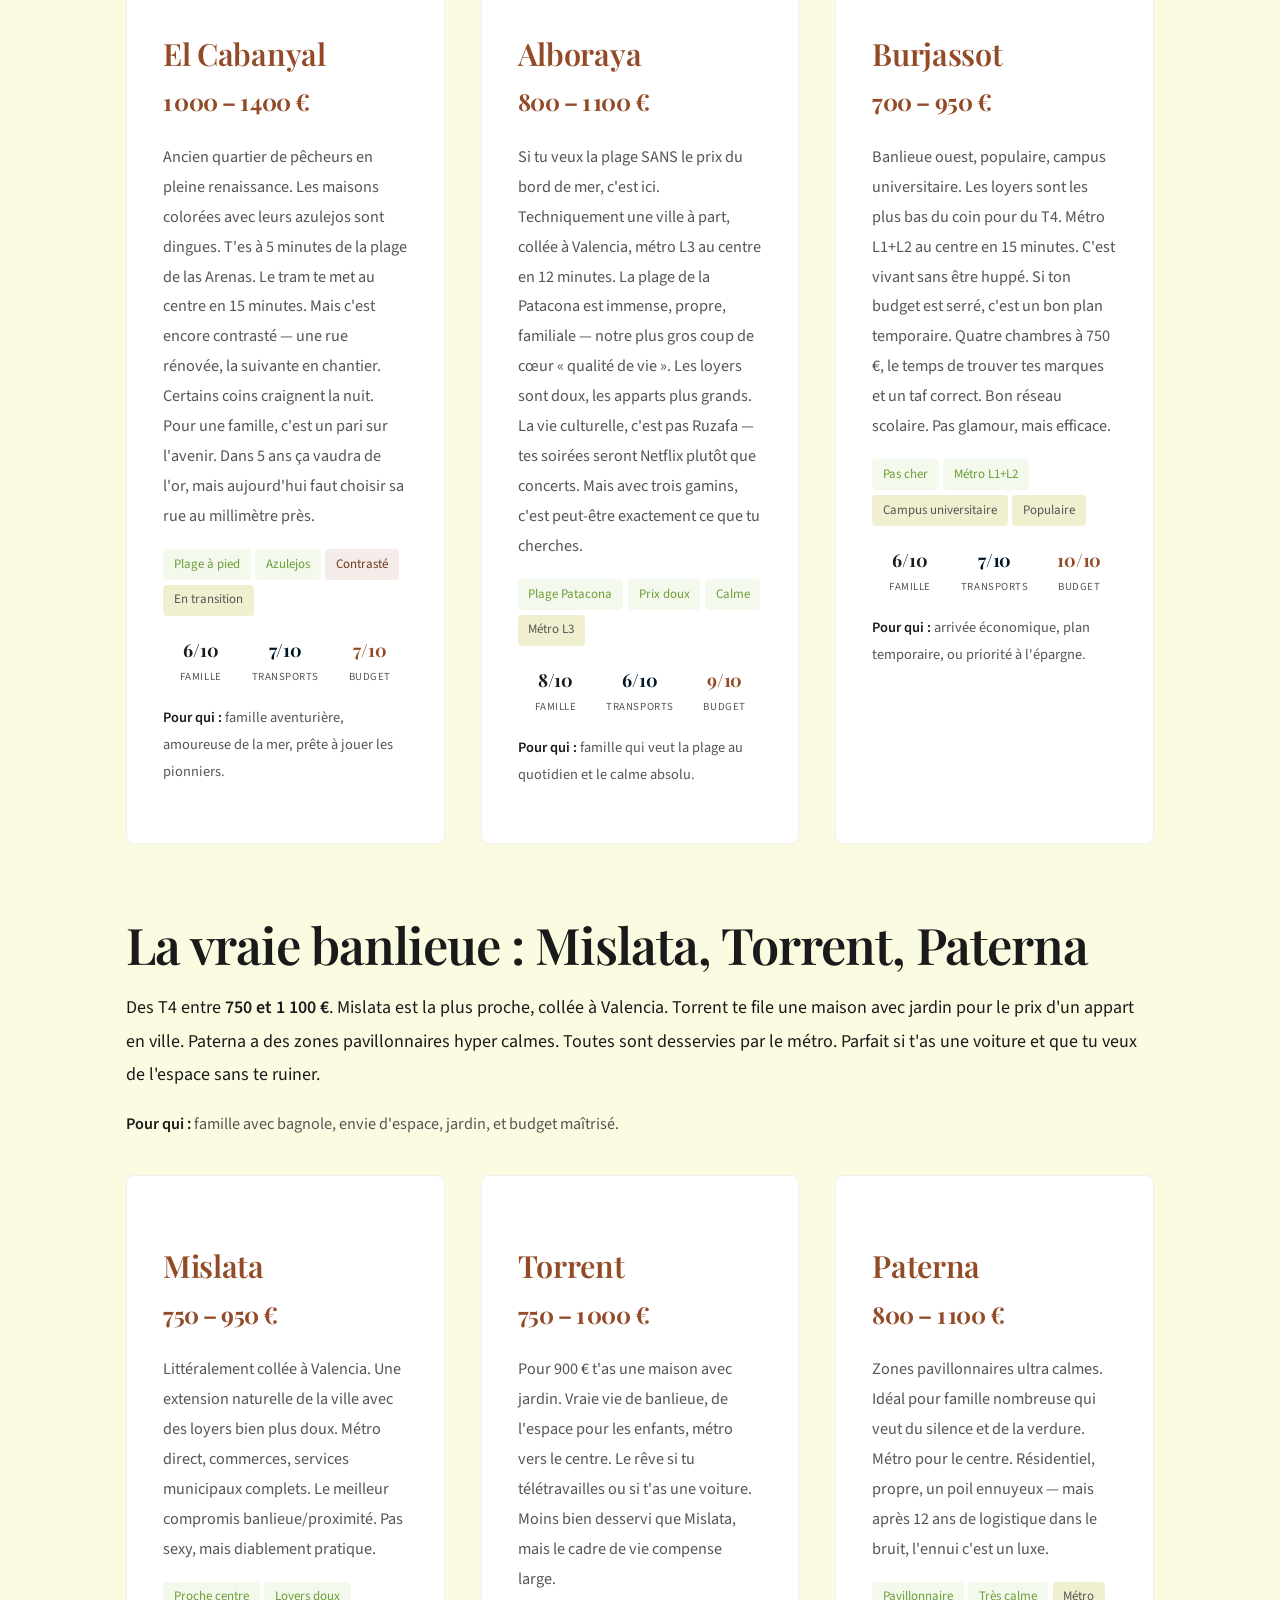
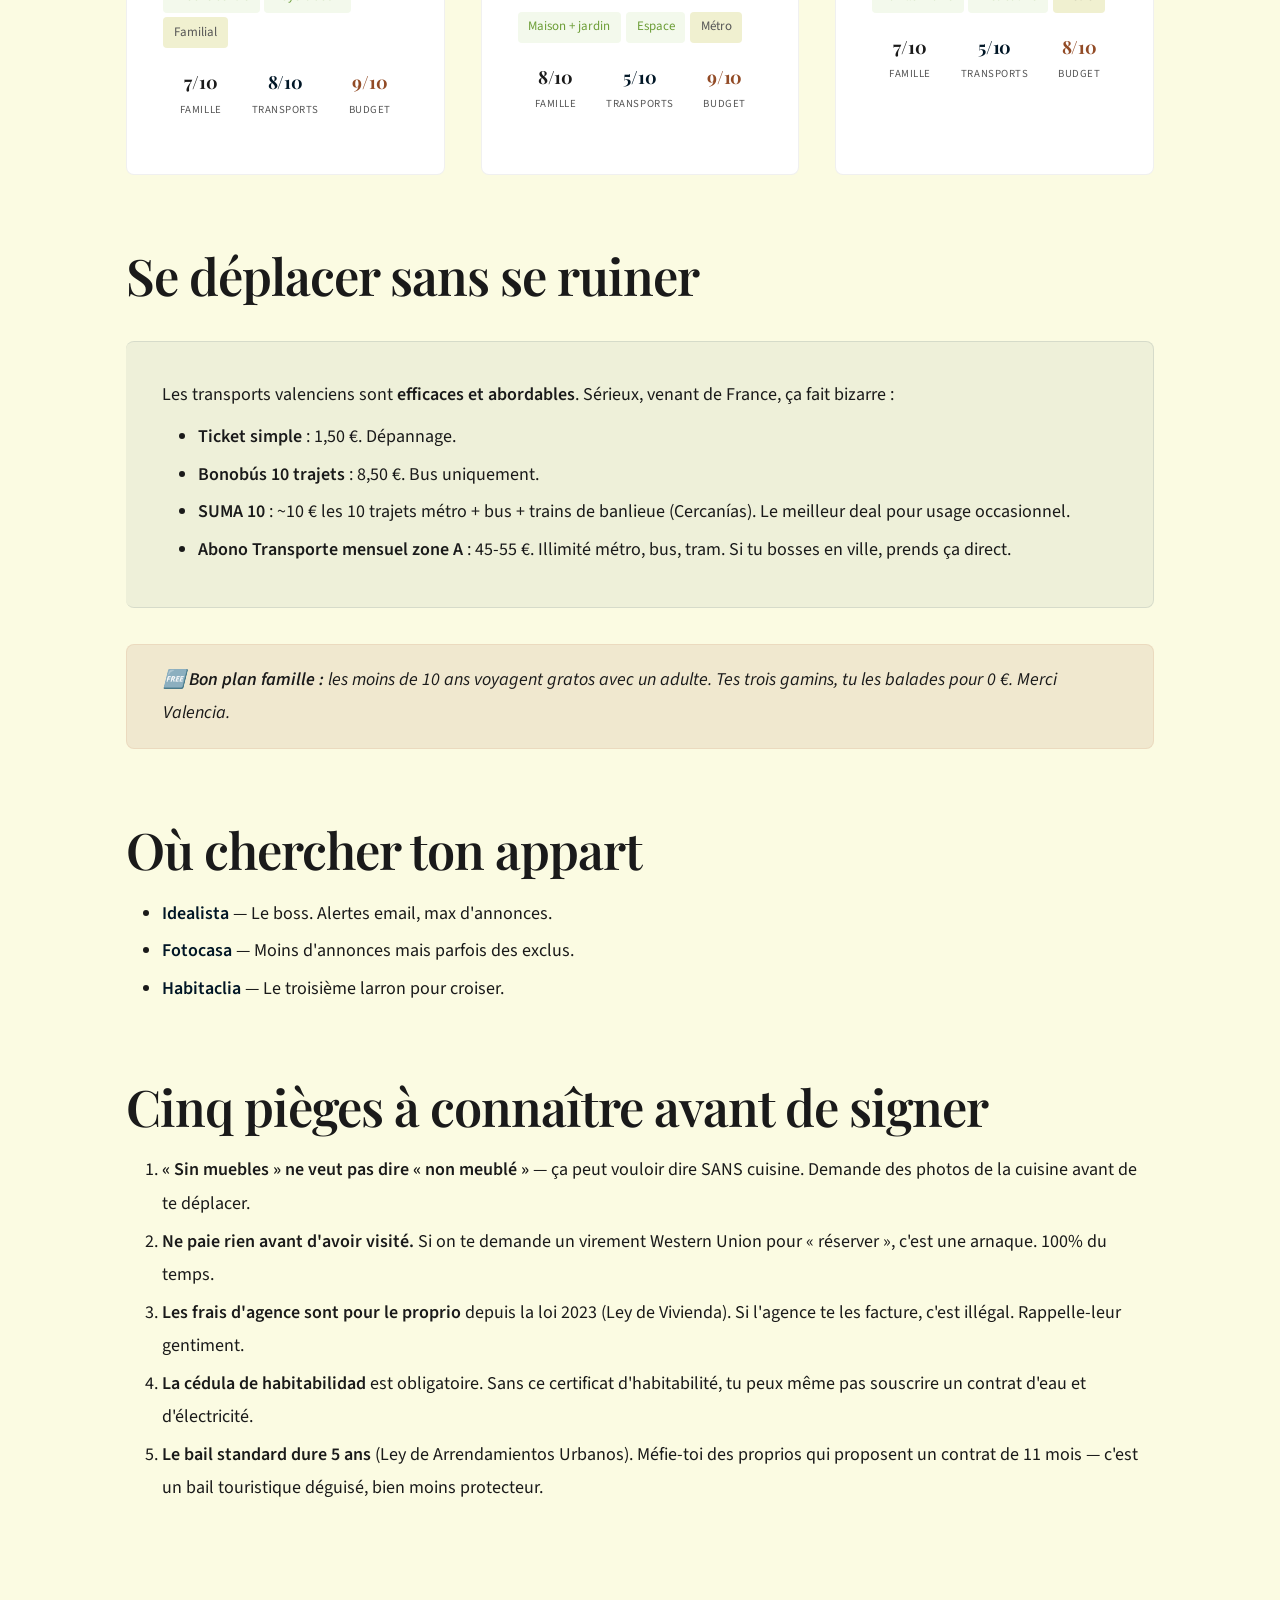
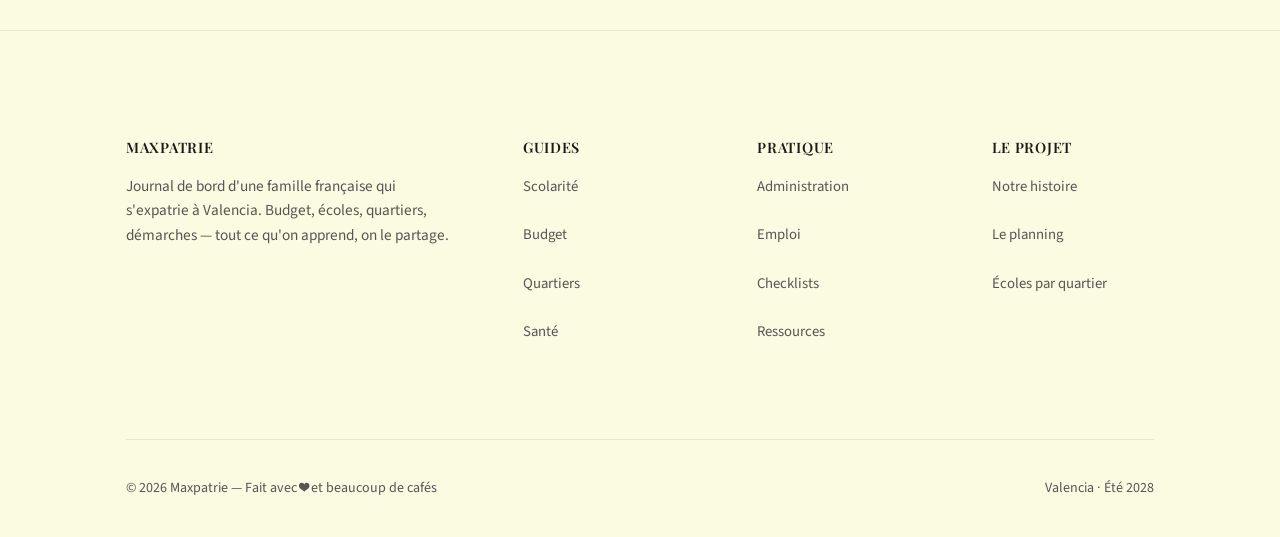
<file: pages/quartiers.html>
<!DOCTYPE html>
<html lang="fr">
<head>
  <meta charset="UTF-8">
  <meta name="viewport" content="width=device-width, initial-scale=1.0">
  <title>Quartiers de Valencia — Où vivre ? | Maxpatrie</title>
  <meta name="description" content="Guide complet des quartiers de Valencia pour une famille avec enfants : Benimaclet, Patraix, Ruzafa, El Cabanyal… Prix, transports, écoles, ambiance. Par un futur expatrié.">
  <meta name="keywords" content="quartiers Valencia, où vivre Valencia, Benimaclet, Patraix, Ruzafa, El Cabanyal, Alboraya, famille Valencia">
  <link rel="canonical" href="https://maxpatrie.fr/pages/quartiers.html">
  <meta property="og:title" content="Quartiers de Valencia — Où vivre ? | Maxpatrie">
  <meta property="og:description" content="Guide complet des quartiers de Valencia pour une famille avec enfants. Prix, transports, écoles, ambiance.">
  <meta property="og:type" content="article">
  <meta property="og:locale" content="fr_FR">
  <link rel="stylesheet" href="../css/style.css">
</head>
<body>

  <!-- ===== NAVIGATION ===== -->
  <nav class="navbar" role="navigation">
    <div class="container">
      <a href="/" class="nav-logo">
        <span class="emoji">🇪🇸</span> Maxpatrie
      </a>
      <button class="nav-toggle" aria-label="Menu">
        <span></span><span></span><span></span>
      </button>
      <ul class="nav-links">
        <li><a href="/#histoire">Notre histoire</a></li>
        <li><a href="/#timeline">Le plan</a></li>
        <li><a href="/#budget">Budget</a></li>
        <li><a href="/#quartiers">Quartiers</a></li>
        <li><a href="/#guide">Guide complet</a></li>
        <li><a href="/#guide" class="nav-cta">Explorer ▼</a></li>
      </ul>
    </div>
  </nav>
  <div class="nav-overlay"></div>

  <!-- ===== CONTENT HEADER ===== -->
  <header class="content-header">
    <div class="container">
      <div class="section-header">
        <span class="badge">🏘️ Quartiers</span>
        <h1>Où vivre à Valencia ? Ma visite guidée, sans bullshit</h1>
        <p>Tu débarques avec ta famille de 5. T'as pas envie de te planter de quartier. Normal. Valencia c'est 800 000 habitants, tout se fait en 20-30 minutes, mais chaque quartier a sa gueule. Si tu te gourres de trois rues, tu passes un an à regretter.</p>
        <p style="margin-top:0.5rem;font-size:0.95rem;">Je te fais le tour comme si t'étais mon pote en visite. Pas de Tripadvisor, pas de langue de bois. Du vécu, de l'instinct, et des vrais prix.</p>
      </div>
    </div>
  </header>

  <!-- ===== MAIN CONTENT ===== -->
  <main class="section content-body">
    <div class="container">

      <!-- Filtre interactif -->
      <div class="filter-bar" style="display:flex;flex-wrap:wrap;gap:0.5rem;justify-content:center;margin-bottom:2rem;">
        <button class="filter-btn active" data-filter="all">🌍 Tous</button>
        <button class="filter-btn" data-filter="famille">👨‍👩‍👧‍👦 Famille</button>
        <button class="filter-btn" data-filter="branche">🍸 Branché</button>
        <button class="filter-btn" data-filter="bord-de-mer">🌊 Bord de mer</button>
        <button class="filter-btn" data-filter="economique">💰 Économique</button>
      </div>

      <!-- 🥇 Top 3 famille -->
      <h2 style="margin-top:0;">Le top 3 famille — ceux qui nous font de l'œil</h2>
      <p>Si t'as des enfants et que tu veux pas te prendre la tête, tu regardes ces trois-là. Moi c'est ce que j'ai fait.</p>

      <div class="grid-3" id="quartiers-grid" style="margin-bottom:3rem;">

        <!-- Benimaclet -->
        <div class="quartier-card featured fade-in" data-category="famille" data-quartier="benimaclet">
          <div style="display: flex; justify-content: space-between; align-items: start;">
            <h3>Benimaclet</h3>
            <span style="background: var(--golden); color: white; padding: 0.2rem 0.6rem; border-radius: 50px; font-size: 0.7rem; font-weight: 700;">❤️ Coup de cœur</span>
          </div>
          <div class="quartier-price">950 – 1 300 €</div>
          <p style="font-size: 0.9rem; color: var(--charcoal-light); margin-bottom: 1rem;">
            Un ancien village qui s'est fait bouffer par la ville mais qui a refusé de perdre son âme. Des maisons basses colorées, des ruelles en damier, une place qui devient piétonne le week-end. Les gamins jouent au foot pendant que les parents prennent un vermouth en terrasse. Métro L3 qui te pose au centre en 6 minutes. Le tram file à la plage. Les écoles publiques ont bonne réputation. Et en 15 minutes à pied t'es sur le lit du Turia pour le vélo.
          </p>
          <div class="quartier-meta">
            <span class="meta-tag good">Très familial</span>
            <span class="meta-tag good">Métro + tram</span>
            <span class="meta-tag">Bonnes écoles</span>
            <span class="meta-tag">Commerces à pied</span>
          </div>
          <div class="quartier-score">
            <div class="score-item">
              <div class="score-value" style="color: var(--olive);">9/10</div>
              <div class="score-label">Famille</div>
            </div>
            <div class="score-item">
              <div class="score-value" style="color: var(--med-blue);">8/10</div>
              <div class="score-label">Transports</div>
            </div>
            <div class="score-item">
              <div class="score-value" style="color: var(--golden);">8/10</div>
              <div class="score-label">Budget</div>
            </div>
          </div>
          <p style="font-size:0.8rem;color:var(--charcoal-light);margin-top:0.5rem;"><strong>Pour qui :</strong> famille qui veut de la vie, se sentir dans un vrai quartier, et pouvoir tout faire à pied.</p>
        </div>

        <!-- Patraix -->
        <div class="quartier-card fade-in" data-category="famille" data-quartier="patraix">
          <h3>Patraix</h3>
          <div class="quartier-price">900 – 1 200 €</div>
          <p style="font-size: 0.9rem; color: var(--charcoal-light); margin-bottom: 1rem;">
            Le quartier que personne connaît et que tout le monde adore après y avoir mis les pieds. Des ruelles piétonnes, des placettes avec des orangers, des vieux qui discutent à l'ombre. Les loyers sont les plus doux de la ville pour du T4 bien placé. C'est calme mais pas mort — bars à tapas, glaciers, ciné de quartier. L'école Doctor Olóriz est une pépite. Le parc de Patraix est un ancien couvent transformé en jardin public. Juste magnifique.
          </p>
          <div class="quartier-meta">
            <span class="meta-tag good">Rapport Q/P</span>
            <span class="meta-tag good">Calme</span>
            <span class="meta-tag">Excellentes écoles</span>
            <span class="meta-tag">Marché de quartier</span>
          </div>
          <div class="quartier-score">
            <div class="score-item">
              <div class="score-value" style="color: var(--olive);">9/10</div>
              <div class="score-label">Famille</div>
            </div>
            <div class="score-item">
              <div class="score-value" style="color: var(--med-blue);">7/10</div>
              <div class="score-label">Transports</div>
            </div>
            <div class="score-item">
              <div class="score-value" style="color: var(--golden);">9/10</div>
              <div class="score-label">Budget</div>
            </div>
          </div>
          <p style="font-size:0.8rem;color:var(--charcoal-light);margin-top:0.5rem;"><strong>Pour qui :</strong> famille qui cherche le calme sans s'exiler, maxi rapport qualité-prix.</p>
        </div>

        <!-- Campanar -->
        <div class="quartier-card fade-in" data-category="famille" data-quartier="campanar">
          <h3>Campanar</h3>
          <div class="quartier-price">1 000 – 1 400 €</div>
          <p style="font-size: 0.9rem; color: var(--charcoal-light); margin-bottom: 1rem;">
            Le cocon résidentiel. Plus moderne que Benimaclet, moins villageois que Patraix. Immeubles récents, rues larges où la poussette roule sans stress. L'atout numéro un : l'hôpital La Fe — un des plus grands d'Espagne — avec un service pédiatrique de référence. À côté t'as le Bioparc (le zoo sans barrières, les gamins hurlent de joie), le parc de Cabecera (location de barques sur le lac), et le centre commercial Nuevo Centro.
          </p>
          <div class="quartier-meta">
            <span class="meta-tag good">Moderne</span>
            <span class="meta-tag good">Hôpital proche</span>
            <span class="meta-tag">Bioparc</span>
            <span class="meta-tag">Centre commercial</span>
          </div>
          <div class="quartier-score">
            <div class="score-item">
              <div class="score-value" style="color: var(--olive);">8/10</div>
              <div class="score-label">Famille</div>
            </div>
            <div class="score-item">
              <div class="score-value" style="color: var(--med-blue);">7/10</div>
              <div class="score-label">Transports</div>
            </div>
            <div class="score-item">
              <div class="score-value" style="color: var(--golden);">7/10</div>
              <div class="score-label">Budget</div>
            </div>
          </div>
          <p style="font-size:0.8rem;color:var(--charcoal-light);margin-top:0.5rem;"><strong>Pour qui :</strong> famille qui veut de l'espace, du moderne, et la santé à deux pas.</p>
        </div>
      </div>

      <!-- 🏙️ Centre-ville -->
      <h2>Le centre-ville : si t'aimes le bruit… ou pas</h2>

      <div class="grid-3" style="margin-bottom:3rem;">

        <!-- Ruzafa -->
        <div class="quartier-card fade-in" data-category="branche" data-quartier="ruzafa">
          <h3>Ruzafa</h3>
          <div class="quartier-price">1 200 – 1 600 €</div>
          <p style="font-size: 0.9rem; color: var(--charcoal-light); margin-bottom: 1rem;">
            Ruzafa c'est le Marais de Valencia. Bars à cocktails, brunchs vegan, galeries d'art, friperies vintage. Le marché central est magnifique, les façades modernistes aussi. <strong>MAIS</strong> — et c'est un gros mais — le soir ça braille. Les ruelles étroites résonnent, les terrasses débordent jusqu'à 2h du mat' le week-end. Avec des petits, vise un appart sur cour intérieure. Avec des ados, ils vont kiffer leur life. Les écoles publiques sont correctes sans être exceptionnelles.
          </p>
          <div class="quartier-meta">
            <span class="meta-tag good">Vie nocturne</span>
            <span class="meta-tag good">Culture</span>
            <span class="meta-tag warn">Bruyant le soir</span>
            <span class="meta-tag">2 écoles publiques</span>
          </div>
          <div class="quartier-score">
            <div class="score-item">
              <div class="score-value" style="color: var(--olive);">5/10</div>
              <div class="score-label">Famille</div>
            </div>
            <div class="score-item">
              <div class="score-value" style="color: var(--med-blue);">9/10</div>
              <div class="score-label">Transports</div>
            </div>
            <div class="score-item">
              <div class="score-value" style="color: var(--golden);">5/10</div>
              <div class="score-label">Budget</div>
            </div>
          </div>
          <p style="font-size:0.8rem;color:var(--charcoal-light);margin-top:0.5rem;"><strong>Pour qui :</strong> couple sans enfants OU famille avec ados qui rêvent d'indépendance.</p>
        </div>

        <!-- Ensanche / Gran Vía -->
        <div class="quartier-card fade-in" data-category="famille" data-quartier="ensanche">
          <h3>Ensanche / Gran Vía</h3>
          <div class="quartier-price">1 300 – 1 800 €</div>
          <p style="font-size: 0.9rem; color: var(--charcoal-light); margin-bottom: 1rem;">
            Grandes avenues, immeubles haussmanniens, boutiques chics, cafés en terrasse où le café con leche coûte 2,50 € au lieu de 1,50 €. C'est beau, propre, central. Tu marches partout. Les gares du Nord et Joaquín Sorolla (AVE vers Madrid) sont à deux pas. Les écoles concertadas (semi-privées) sont excellentes. Le prix pique, et les apparts sont moins spacieux qu'ailleurs, mais si ton budget suit, fonce.
          </p>
          <div class="quartier-meta">
            <span class="meta-tag good">Chic</span>
            <span class="meta-tag good">Écoles concertadas</span>
            <span class="meta-tag good">Gare AVE</span>
            <span class="meta-tag warn">Cher</span>
          </div>
          <div class="quartier-score">
            <div class="score-item">
              <div class="score-value" style="color: var(--olive);">7/10</div>
              <div class="score-label">Famille</div>
            </div>
            <div class="score-item">
              <div class="score-value" style="color: var(--med-blue);">10/10</div>
              <div class="score-label">Transports</div>
            </div>
            <div class="score-item">
              <div class="score-value" style="color: var(--golden);">4/10</div>
              <div class="score-label">Budget</div>
            </div>
          </div>
          <p style="font-size:0.8rem;color:var(--charcoal-light);margin-top:0.5rem;"><strong>Pour qui :</strong> budget confortable, envie d'être au cœur de tout.</p>
        </div>

        <!-- El Carmen -->
        <div class="quartier-card fade-in" data-category="branche" data-quartier="el-carmen">
          <h3>El Carmen</h3>
          <div class="quartier-price">1 000 – 1 400 €</div>
          <p style="font-size: 0.9rem; color: var(--charcoal-light); margin-bottom: 1rem;">
            Le quartier historique. Ruelles médiévales, street art, bars de nuit. Magnifique en journée, folklorique le soir. Avec des enfants ? Les trottoirs sont étroits, les poussettes coincent, et le samedi soir c'est enterrement de vie de garçon en terrasse. Les écoles sont rares et les familles ont progressivement fui vers Benimaclet. Pour un couple sans enfants qui veut vivre dans une carte postale, c'est magique. Pour nous, c'est niet.
          </p>
          <div class="quartier-meta">
            <span class="meta-tag good">Histoire</span>
            <span class="meta-tag good">Street art</span>
            <span class="meta-tag warn">Pas familial</span>
            <span class="meta-tag warn">Peu d'écoles</span>
          </div>
          <div class="quartier-score">
            <div class="score-item">
              <div class="score-value" style="color: var(--olive);">3/10</div>
              <div class="score-label">Famille</div>
            </div>
            <div class="score-item">
              <div class="score-value" style="color: var(--med-blue);">6/10</div>
              <div class="score-label">Transports</div>
            </div>
            <div class="score-item">
              <div class="score-value" style="color: var(--golden);">6/10</div>
              <div class="score-label">Budget</div>
            </div>
          </div>
          <p style="font-size:0.8rem;color:var(--charcoal-light);margin-top:0.5rem;"><strong>Pour qui :</strong> célibataire ou jeune couple fêtard. Pas pour une famille de 5.</p>
        </div>
      </div>

      <!-- 🌊 Bord de mer -->
      <h2>Bord de mer et banlieues proches</h2>

      <div class="grid-3" style="margin-bottom:3rem;">

        <!-- El Cabanyal -->
        <div class="quartier-card fade-in" data-category="bord-de-mer" data-quartier="el-cabanyal">
          <h3>El Cabanyal</h3>
          <div class="quartier-price">1 000 – 1 400 €</div>
          <p style="font-size: 0.9rem; color: var(--charcoal-light); margin-bottom: 1rem;">
            Ancien quartier de pêcheurs en pleine renaissance. Les maisons colorées avec leurs azulejos sont dingues. T'es à 5 minutes de la plage de las Arenas. Le tram te met au centre en 15 minutes. Mais c'est encore contrasté — une rue rénovée, la suivante en chantier. Certains coins craignent la nuit. Pour une famille, c'est un pari sur l'avenir. Dans 5 ans ça vaudra de l'or, mais aujourd'hui faut choisir sa rue au millimètre près.
          </p>
          <div class="quartier-meta">
            <span class="meta-tag good">Plage à pied</span>
            <span class="meta-tag good">Azulejos</span>
            <span class="meta-tag warn">Contrasté</span>
            <span class="meta-tag">En transition</span>
          </div>
          <div class="quartier-score">
            <div class="score-item">
              <div class="score-value" style="color: var(--olive);">6/10</div>
              <div class="score-label">Famille</div>
            </div>
            <div class="score-item">
              <div class="score-value" style="color: var(--med-blue);">7/10</div>
              <div class="score-label">Transports</div>
            </div>
            <div class="score-item">
              <div class="score-value" style="color: var(--golden);">7/10</div>
              <div class="score-label">Budget</div>
            </div>
          </div>
          <p style="font-size:0.8rem;color:var(--charcoal-light);margin-top:0.5rem;"><strong>Pour qui :</strong> famille aventurière, amoureuse de la mer, prête à jouer les pionniers.</p>
        </div>

        <!-- Alboraya -->
        <div class="quartier-card fade-in" data-category="bord-de-mer" data-quartier="alboraya">
          <h3>Alboraya</h3>
          <div class="quartier-price">800 – 1 100 €</div>
          <p style="font-size: 0.9rem; color: var(--charcoal-light); margin-bottom: 1rem;">
            Si tu veux la plage SANS le prix du bord de mer, c'est ici. Techniquement une ville à part, collée à Valencia, métro L3 au centre en 12 minutes. La plage de la Patacona est immense, propre, familiale — notre plus gros coup de cœur « qualité de vie ». Les loyers sont doux, les apparts plus grands. La vie culturelle, c'est pas Ruzafa — tes soirées seront Netflix plutôt que concerts. Mais avec trois gamins, c'est peut-être exactement ce que tu cherches.
          </p>
          <div class="quartier-meta">
            <span class="meta-tag good">Plage Patacona</span>
            <span class="meta-tag good">Prix doux</span>
            <span class="meta-tag good">Calme</span>
            <span class="meta-tag">Métro L3</span>
          </div>
          <div class="quartier-score">
            <div class="score-item">
              <div class="score-value" style="color: var(--olive);">8/10</div>
              <div class="score-label">Famille</div>
            </div>
            <div class="score-item">
              <div class="score-value" style="color: var(--med-blue);">6/10</div>
              <div class="score-label">Transports</div>
            </div>
            <div class="score-item">
              <div class="score-value" style="color: var(--golden);">9/10</div>
              <div class="score-label">Budget</div>
            </div>
          </div>
          <p style="font-size:0.8rem;color:var(--charcoal-light);margin-top:0.5rem;"><strong>Pour qui :</strong> famille qui veut la plage au quotidien et le calme absolu.</p>
        </div>

        <!-- Burjassot -->
        <div class="quartier-card fade-in" data-category="economique" data-quartier="burjassot">
          <h3>Burjassot</h3>
          <div class="quartier-price">700 – 950 €</div>
          <p style="font-size: 0.9rem; color: var(--charcoal-light); margin-bottom: 1rem;">
            Banlieue ouest, populaire, campus universitaire. Les loyers sont les plus bas du coin pour du T4. Métro L1+L2 au centre en 15 minutes. C'est vivant sans être huppé. Si ton budget est serré, c'est un bon plan temporaire. Quatre chambres à 750 €, le temps de trouver tes marques et un taf correct. Bon réseau scolaire. Pas glamour, mais efficace.
          </p>
          <div class="quartier-meta">
            <span class="meta-tag good">Pas cher</span>
            <span class="meta-tag good">Métro L1+L2</span>
            <span class="meta-tag">Campus universitaire</span>
            <span class="meta-tag">Populaire</span>
          </div>
          <div class="quartier-score">
            <div class="score-item">
              <div class="score-value" style="color: var(--olive);">6/10</div>
              <div class="score-label">Famille</div>
            </div>
            <div class="score-item">
              <div class="score-value" style="color: var(--med-blue);">7/10</div>
              <div class="score-label">Transports</div>
            </div>
            <div class="score-item">
              <div class="score-value" style="color: var(--golden);">10/10</div>
              <div class="score-label">Budget</div>
            </div>
          </div>
          <p style="font-size:0.8rem;color:var(--charcoal-light);margin-top:0.5rem;"><strong>Pour qui :</strong> arrivée économique, plan temporaire, ou priorité à l'épargne.</p>
        </div>
      </div>

      <!-- 🏡 Vraie banlieue -->
      <h2>La vraie banlieue : Mislata, Torrent, Paterna</h2>
      <p>Des T4 entre <strong>750 et 1 100 €</strong>. Mislata est la plus proche, collée à Valencia. Torrent te file une maison avec jardin pour le prix d'un appart en ville. Paterna a des zones pavillonnaires hyper calmes. Toutes sont desservies par le métro. Parfait si t'as une voiture et que tu veux de l'espace sans te ruiner.</p>
      <p style="font-size:0.9rem;color:var(--charcoal-light);margin-bottom:2rem;"><strong>Pour qui :</strong> famille avec bagnole, envie d'espace, jardin, et budget maîtrisé.</p>

      <div class="grid-3" style="margin-bottom:3rem;">

        <!-- Mislata -->
        <div class="quartier-card fade-in" data-category="economique" data-quartier="mislata">
          <h3>Mislata</h3>
          <div class="quartier-price">750 – 950 €</div>
          <p style="font-size: 0.9rem; color: var(--charcoal-light); margin-bottom: 1rem;">
            Littéralement collée à Valencia. Une extension naturelle de la ville avec des loyers bien plus doux. Métro direct, commerces, services municipaux complets. Le meilleur compromis banlieue/proximité. Pas sexy, mais diablement pratique.
          </p>
          <div class="quartier-meta">
            <span class="meta-tag good">Proche centre</span>
            <span class="meta-tag good">Loyers doux</span>
            <span class="meta-tag">Familial</span>
          </div>
          <div class="quartier-score">
            <div class="score-item">
              <div class="score-value" style="color: var(--olive);">7/10</div>
              <div class="score-label">Famille</div>
            </div>
            <div class="score-item">
              <div class="score-value" style="color: var(--med-blue);">8/10</div>
              <div class="score-label">Transports</div>
            </div>
            <div class="score-item">
              <div class="score-value" style="color: var(--golden);">9/10</div>
              <div class="score-label">Budget</div>
            </div>
          </div>
        </div>

        <!-- Torrent -->
        <div class="quartier-card fade-in" data-category="economique" data-quartier="torrent">
          <h3>Torrent</h3>
          <div class="quartier-price">750 – 1 000 €</div>
          <p style="font-size: 0.9rem; color: var(--charcoal-light); margin-bottom: 1rem;">
            Pour 900 € t'as une maison avec jardin. Vraie vie de banlieue, de l'espace pour les enfants, métro vers le centre. Le rêve si tu télétravailles ou si t'as une voiture. Moins bien desservi que Mislata, mais le cadre de vie compense large.
          </p>
          <div class="quartier-meta">
            <span class="meta-tag good">Maison + jardin</span>
            <span class="meta-tag good">Espace</span>
            <span class="meta-tag">Métro</span>
          </div>
          <div class="quartier-score">
            <div class="score-item">
              <div class="score-value" style="color: var(--olive);">8/10</div>
              <div class="score-label">Famille</div>
            </div>
            <div class="score-item">
              <div class="score-value" style="color: var(--med-blue);">5/10</div>
              <div class="score-label">Transports</div>
            </div>
            <div class="score-item">
              <div class="score-value" style="color: var(--golden);">9/10</div>
              <div class="score-label">Budget</div>
            </div>
          </div>
        </div>

        <!-- Paterna -->
        <div class="quartier-card fade-in" data-category="economique" data-quartier="paterna">
          <h3>Paterna</h3>
          <div class="quartier-price">800 – 1 100 €</div>
          <p style="font-size: 0.9rem; color: var(--charcoal-light); margin-bottom: 1rem;">
            Zones pavillonnaires ultra calmes. Idéal pour famille nombreuse qui veut du silence et de la verdure. Métro pour le centre. Résidentiel, propre, un poil ennuyeux — mais après 12 ans de logistique dans le bruit, l'ennui c'est un luxe.
          </p>
          <div class="quartier-meta">
            <span class="meta-tag good">Pavillonnaire</span>
            <span class="meta-tag good">Très calme</span>
            <span class="meta-tag">Métro</span>
          </div>
          <div class="quartier-score">
            <div class="score-item">
              <div class="score-value" style="color: var(--olive);">7/10</div>
              <div class="score-label">Famille</div>
            </div>
            <div class="score-item">
              <div class="score-value" style="color: var(--med-blue);">5/10</div>
              <div class="score-label">Transports</div>
            </div>
            <div class="score-item">
              <div class="score-value" style="color: var(--golden);">8/10</div>
              <div class="score-label">Budget</div>
            </div>
          </div>
        </div>
      </div>

      <!-- 🚇 Transports -->
      <h2>Se déplacer sans se ruiner</h2>
      <div class="highlight-box">
        <p style="margin-bottom:0.5rem;">Les transports valenciens sont <strong>efficaces et abordables</strong>. Sérieux, venant de France, ça fait bizarre :</p>
        <ul style="margin-bottom:0;">
          <li><strong>Ticket simple</strong> : 1,50 €. Dépannage.</li>
          <li><strong>Bonobús 10 trajets</strong> : 8,50 €. Bus uniquement.</li>
          <li><strong>SUMA 10</strong> : ~10 € les 10 trajets métro + bus + trains de banlieue (Cercanías). Le meilleur deal pour usage occasionnel.</li>
          <li><strong>Abono Transporte mensuel zone A</strong> : 45-55 €. Illimité métro, bus, tram. Si tu bosses en ville, prends ça direct.</li>
        </ul>
      </div>
      <blockquote>
        <strong>🆓 Bon plan famille :</strong> les moins de 10 ans voyagent gratos avec un adulte. Tes trois gamins, tu les balades pour 0 €. Merci Valencia.
      </blockquote>

      <!-- 🔍 Chercher -->
      <h2>Où chercher ton appart</h2>
      <ul>
        <li><strong><a href="https://www.idealista.com" target="_blank" rel="noopener">Idealista</a></strong> — Le boss. Alertes email, max d'annonces.</li>
        <li><strong><a href="https://www.fotocasa.es" target="_blank" rel="noopener">Fotocasa</a></strong> — Moins d'annonces mais parfois des exclus.</li>
        <li><strong><a href="https://www.habitaclia.com" target="_blank" rel="noopener">Habitaclia</a></strong> — Le troisième larron pour croiser.</li>
      </ul>

      <!-- ⚠️ Pièges -->
      <h2>Cinq pièges à connaître avant de signer</h2>
      <ol>
        <li><strong>« Sin muebles » ne veut pas dire « non meublé »</strong> — ça peut vouloir dire SANS cuisine. Demande des photos de la cuisine avant de te déplacer.</li>
        <li><strong>Ne paie rien avant d'avoir visité.</strong> Si on te demande un virement Western Union pour « réserver », c'est une arnaque. 100% du temps.</li>
        <li><strong>Les frais d'agence sont pour le proprio</strong> depuis la loi 2023 (Ley de Vivienda). Si l'agence te les facture, c'est illégal. Rappelle-leur gentiment.</li>
        <li><strong>La cédula de habitabilidad</strong> est obligatoire. Sans ce certificat d'habitabilité, tu peux même pas souscrire un contrat d'eau et d'électricité.</li>
        <li><strong>Le bail standard dure 5 ans</strong> (Ley de Arrendamientos Urbanos). Méfie-toi des proprios qui proposent un contrat de 11 mois — c'est un bail touristique déguisé, bien moins protecteur.</li>
      </ol>

    </div>
  </main>

  <!-- ===== FOOTER ===== -->
  <footer class="footer">
    <div class="container">
      <div class="footer-grid">
        <div>
          <h4>Maxpatrie</h4>
          <p style="font-size: 0.85rem; line-height: 1.6;">
            Journal de bord d'une famille française qui s'expatrie à Valencia. 
            Budget, écoles, quartiers, démarches — tout ce qu'on apprend, on le partage.
          </p>
        </div>
        <div>
          <h4>Guides</h4>
          <p><a href="scolarite.html">Scolarité</a></p>
          <p><a href="budget.html">Budget</a></p>
          <p><a href="quartiers.html">Quartiers</a></p>
          <p><a href="sante.html">Santé</a></p>
        </div>
        <div>
          <h4>Pratique</h4>
          <p><a href="administration.html">Administration</a></p>
          <p><a href="emploi.html">Emploi</a></p>
          <p><a href="checklists.html">Checklists</a></p>
          <p><a href="ressources.html">Ressources</a></p>
        </div>
        <div>
          <h4>Le projet</h4>
          <p><a href="/#histoire">Notre histoire</a></p>
          <p><a href="/#timeline">Le planning</a></p>
          <p><a href="ecoles.html">Écoles par quartier</a></p>
        </div>
      </div>
      <div class="footer-bottom">
        <span>© 2026 Maxpatrie — Fait avec ❤️ et beaucoup de cafés</span>
        <span>Valencia · Été 2028</span>
      </div>
    </div>
  </footer>

  <script src="../js/main.js"></script>
  <script>
    // Filtre interactif des quartiers
    (function() {
      const filterBtns = document.querySelectorAll('.filter-btn');
      const cards = document.querySelectorAll('.quartier-card[data-category]');

      filterBtns.forEach(btn => {
        btn.addEventListener('click', () => {
          filterBtns.forEach(b => b.classList.remove('active'));
          btn.classList.add('active');
          const filter = btn.dataset.filter;

          cards.forEach(card => {
            if (filter === 'all' || card.dataset.category === filter) {
              card.style.display = '';
              card.style.opacity = '0';
              card.style.transform = 'translateY(12px)';
              requestAnimationFrame(() => {
                card.style.transition = 'all 0.4s var(--ease-out)';
                card.style.opacity = '1';
                card.style.transform = 'translateY(0)';
              });
            } else {
              card.style.display = 'none';
            }
          });
        });
      });
    })();
  </script>

  <!-- Style pour les boutons de filtre -->
  <style>
    .filter-btn {
      padding: 0.6rem 1.4rem;
      border: 2px solid var(--sand-dark);
      background: var(--white);
      border-radius: 50px;
      cursor: pointer;
      font-weight: 600;
      font-size: 0.9rem;
      font-family: var(--font-body);
      color: var(--charcoal-light);
      transition: all 0.3s var(--ease-out);
    }
    .filter-btn:hover {
      border-color: var(--terracotta);
      color: var(--terracotta);
    }
    .filter-btn.active {
      border-color: var(--terracotta);
      background: var(--terracotta);
      color: var(--white);
    }
  </style>
</body>
</html>
</file>
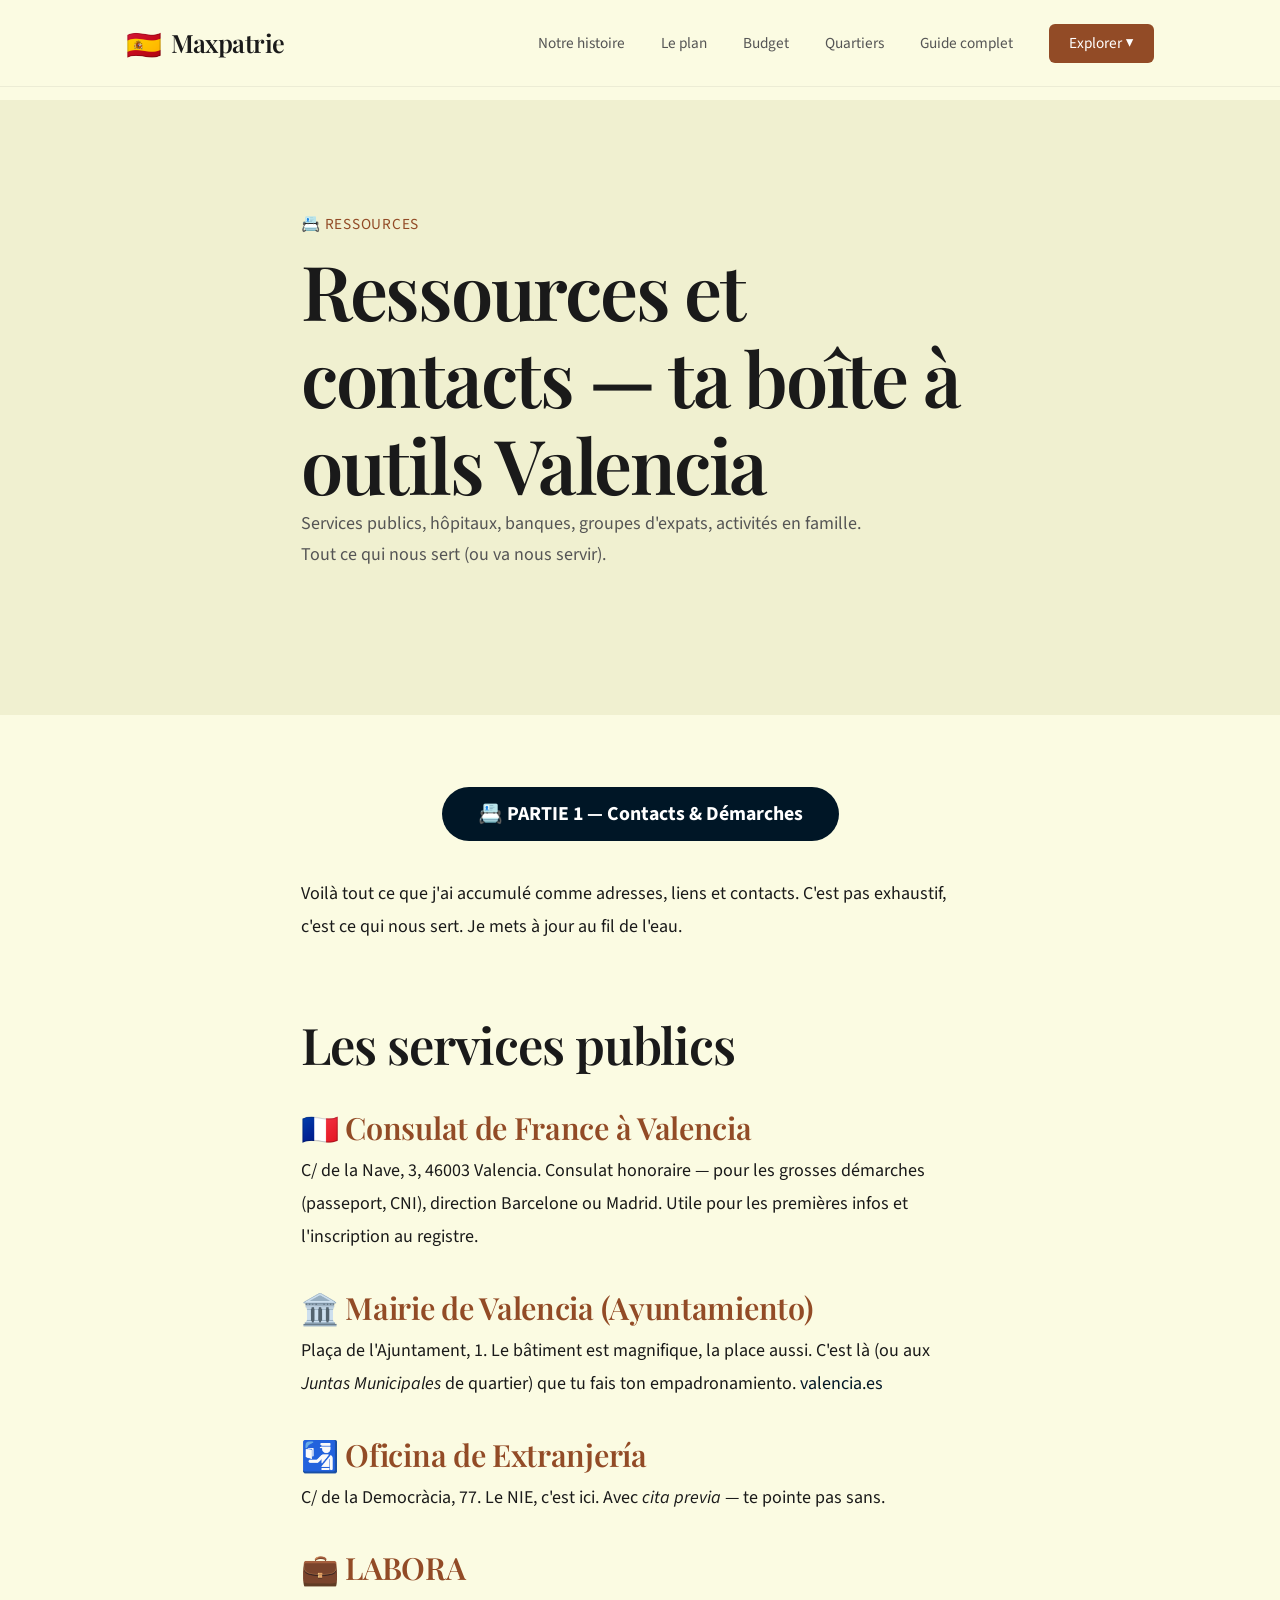
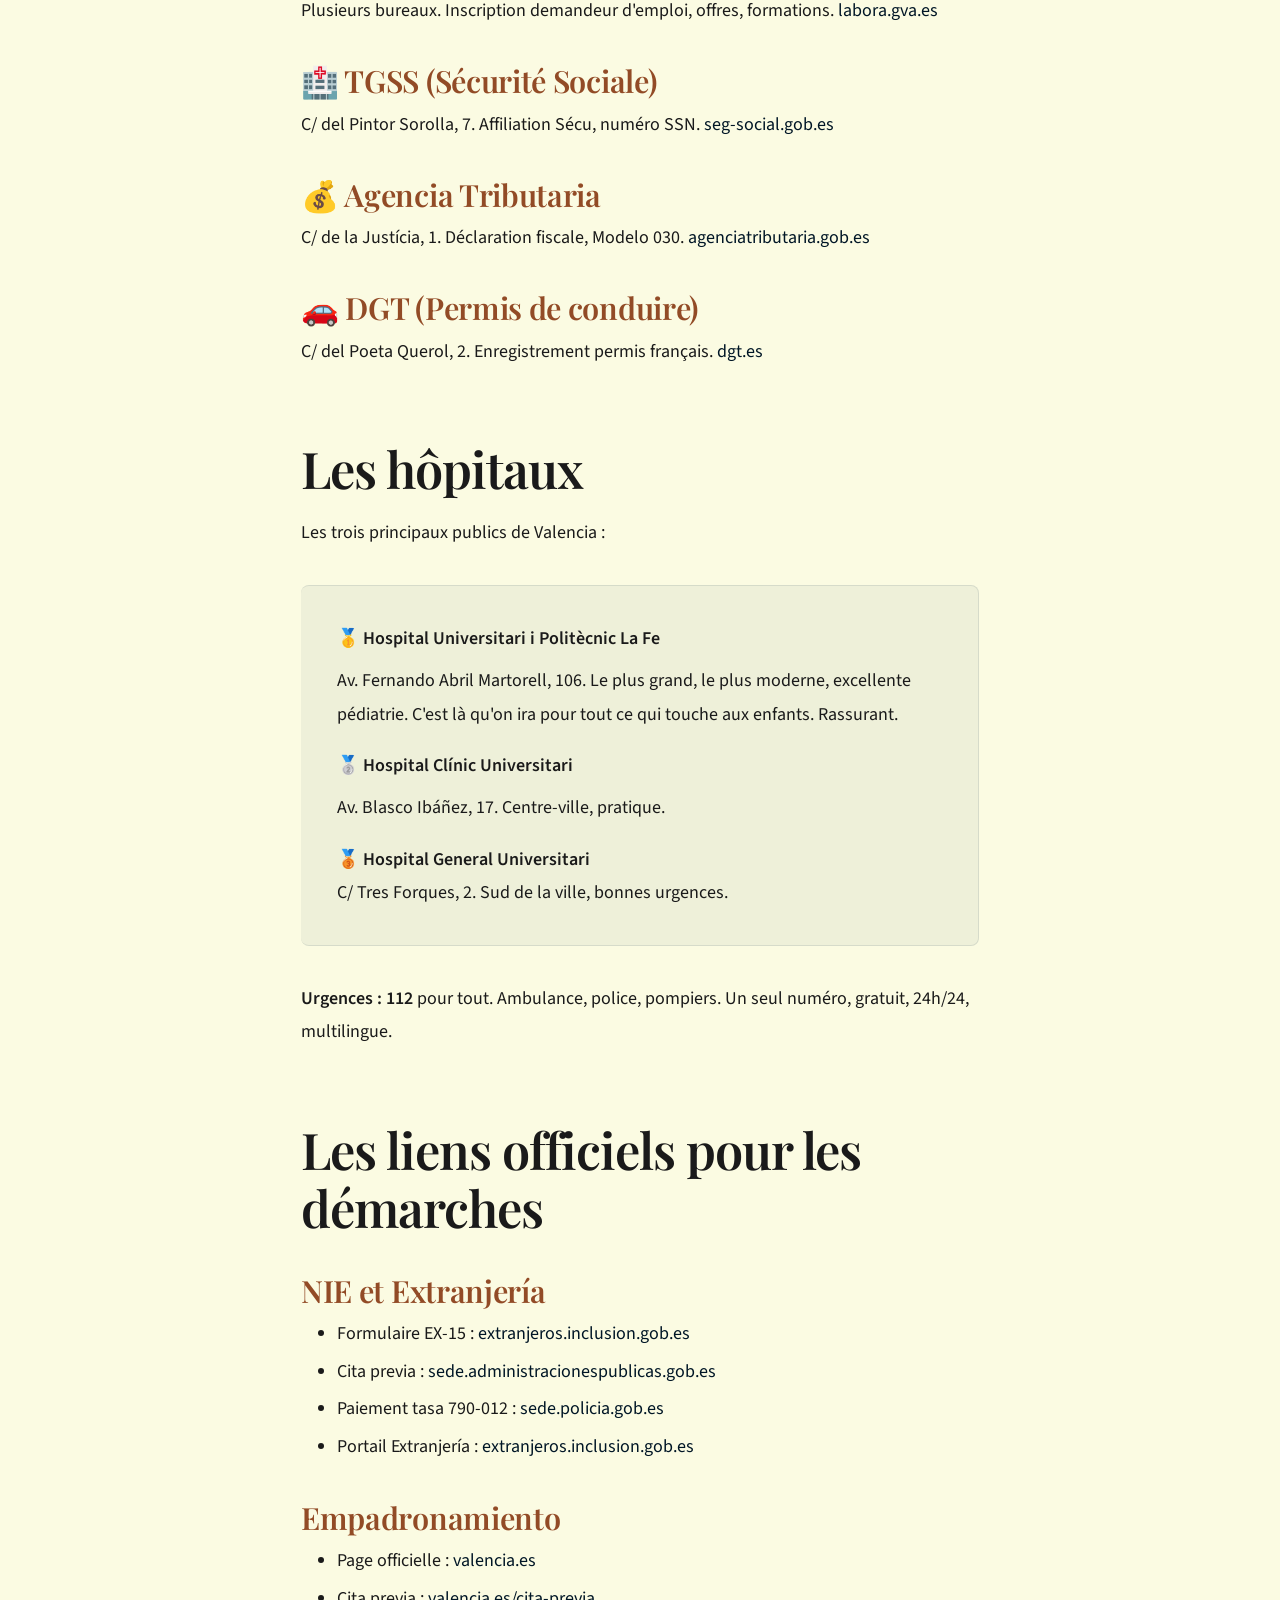
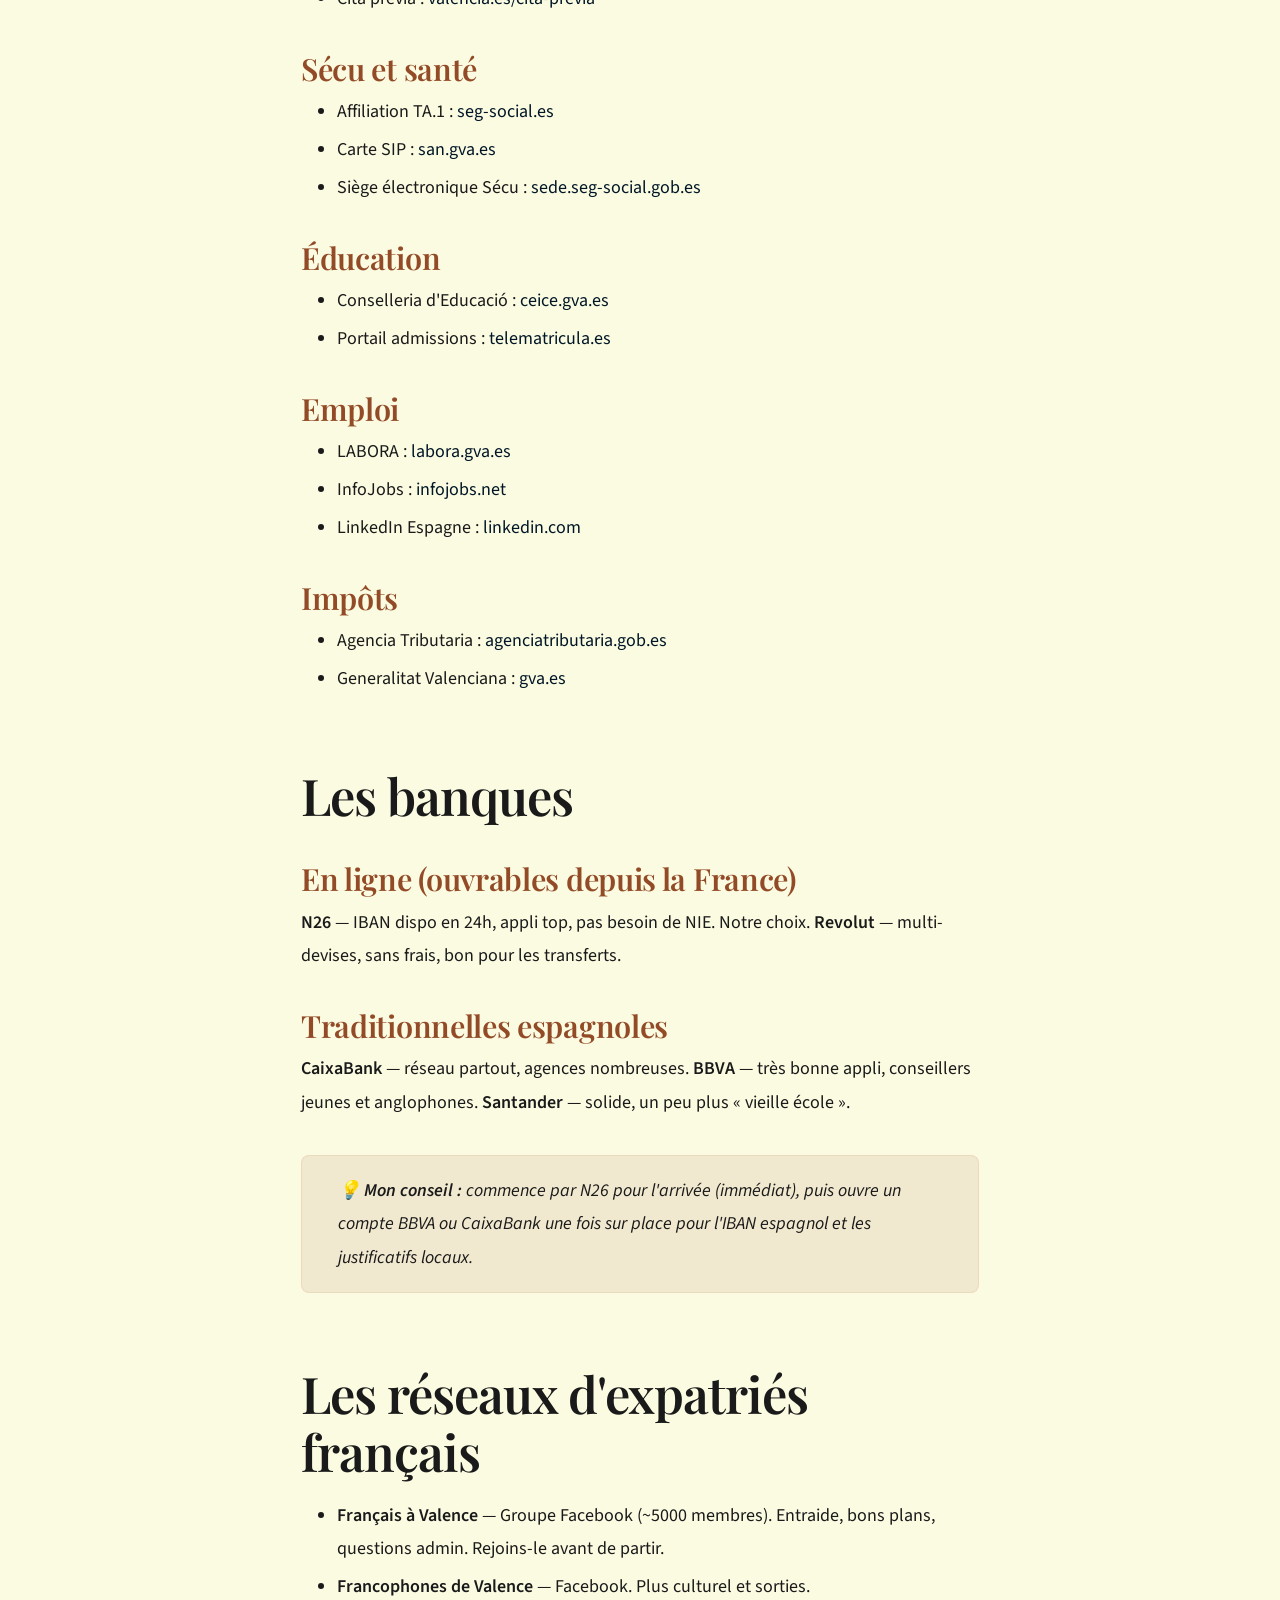
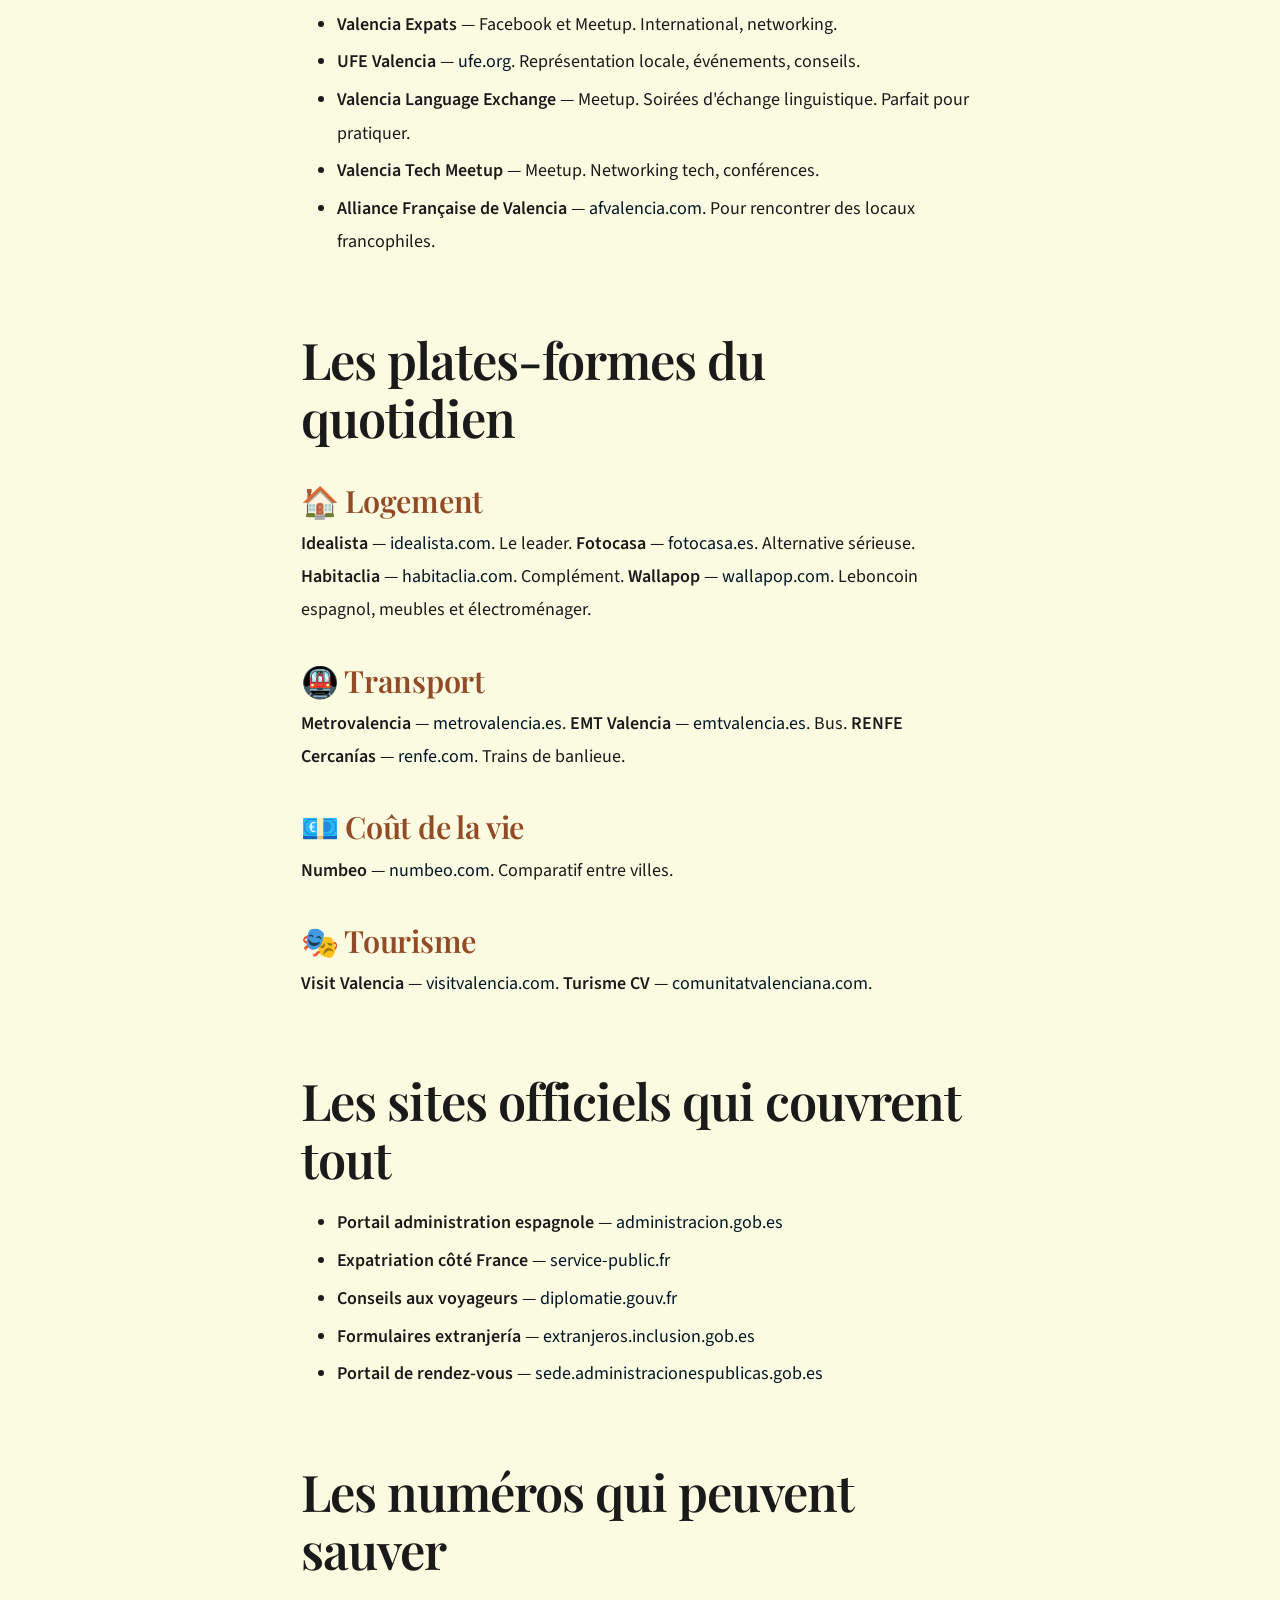
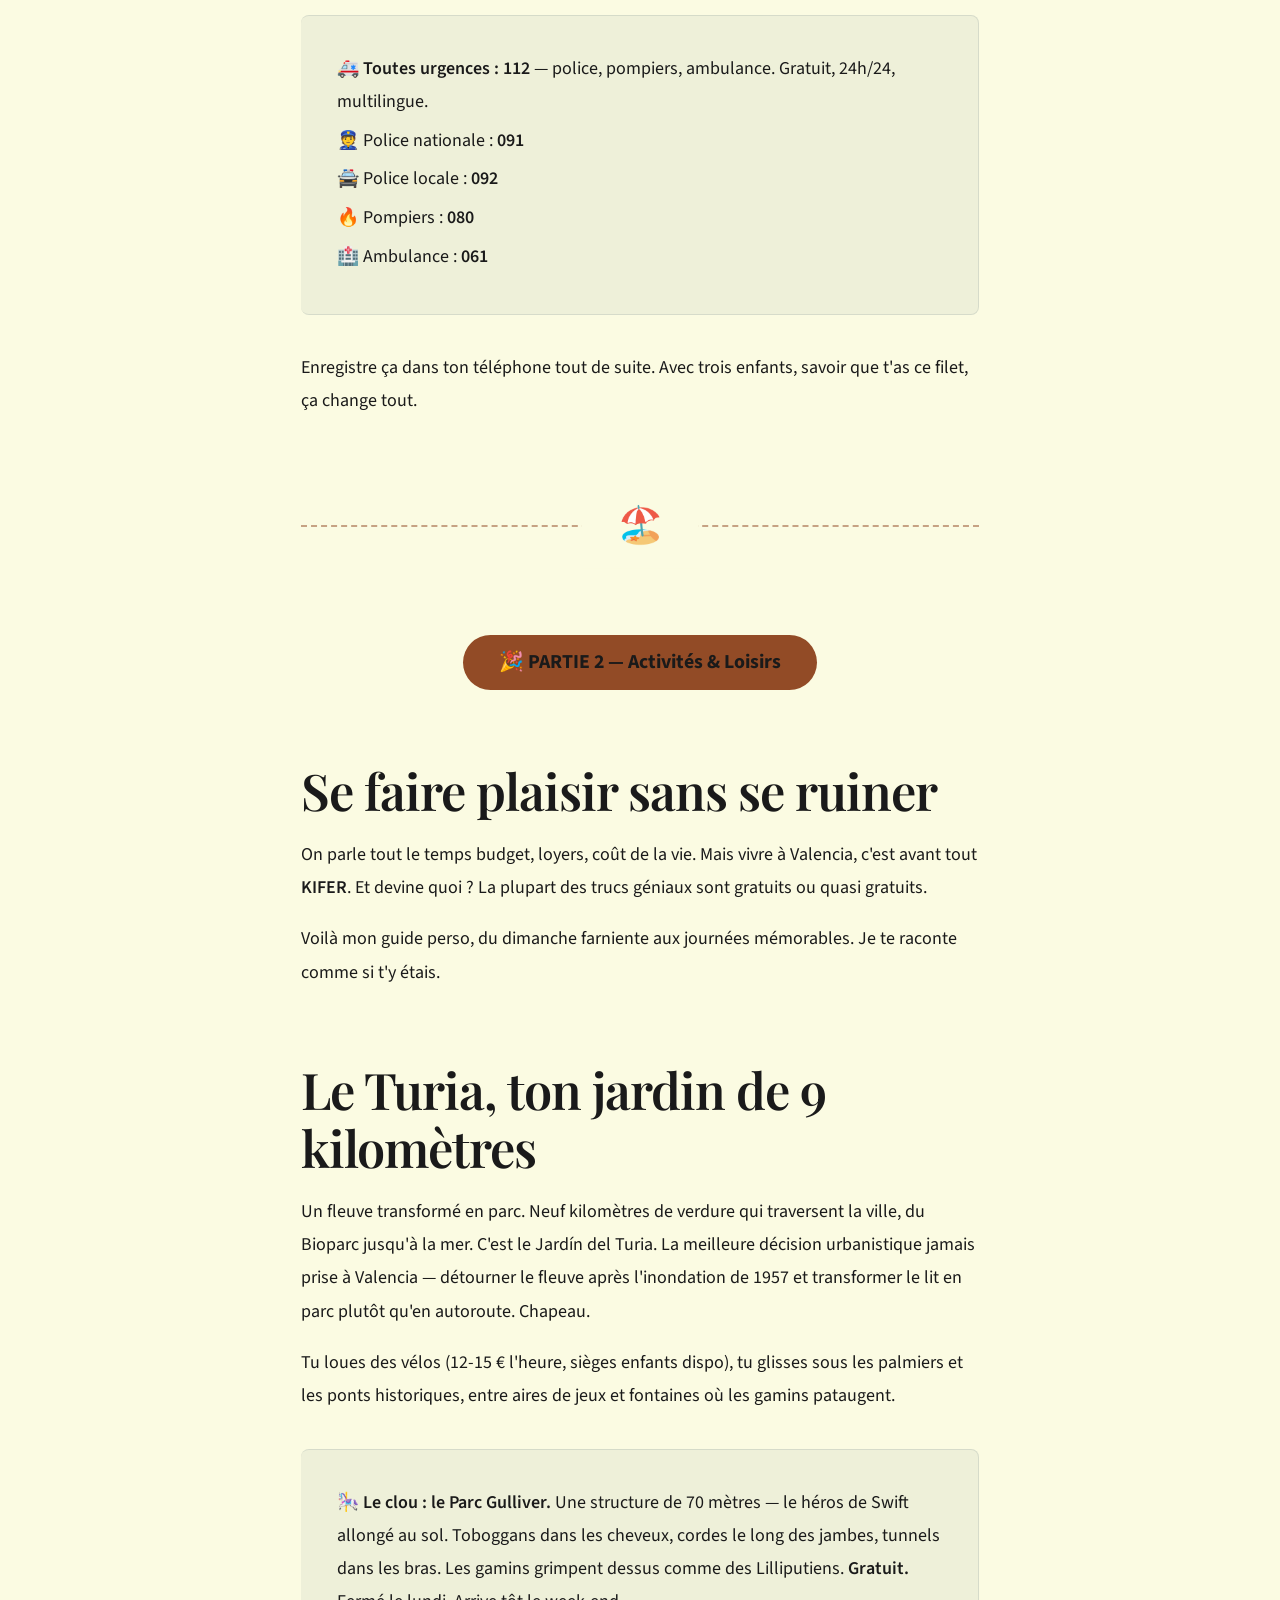
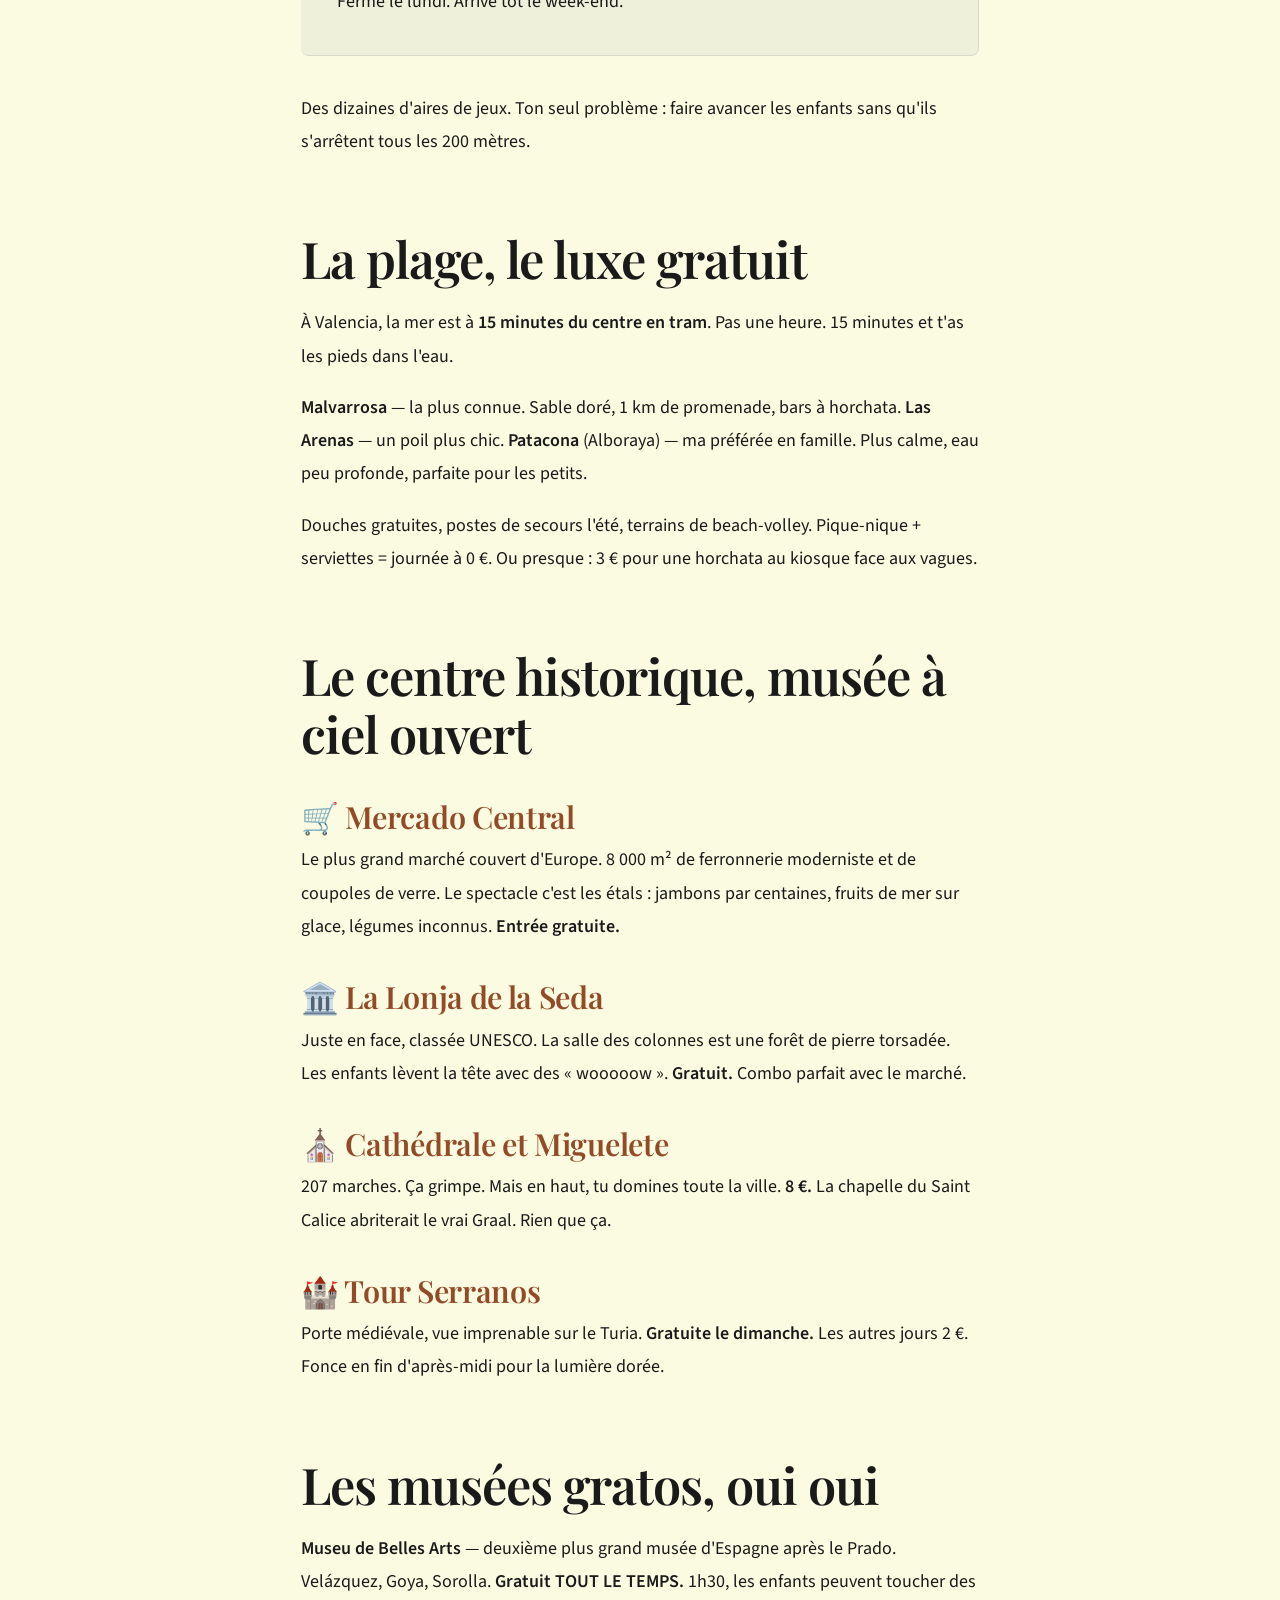
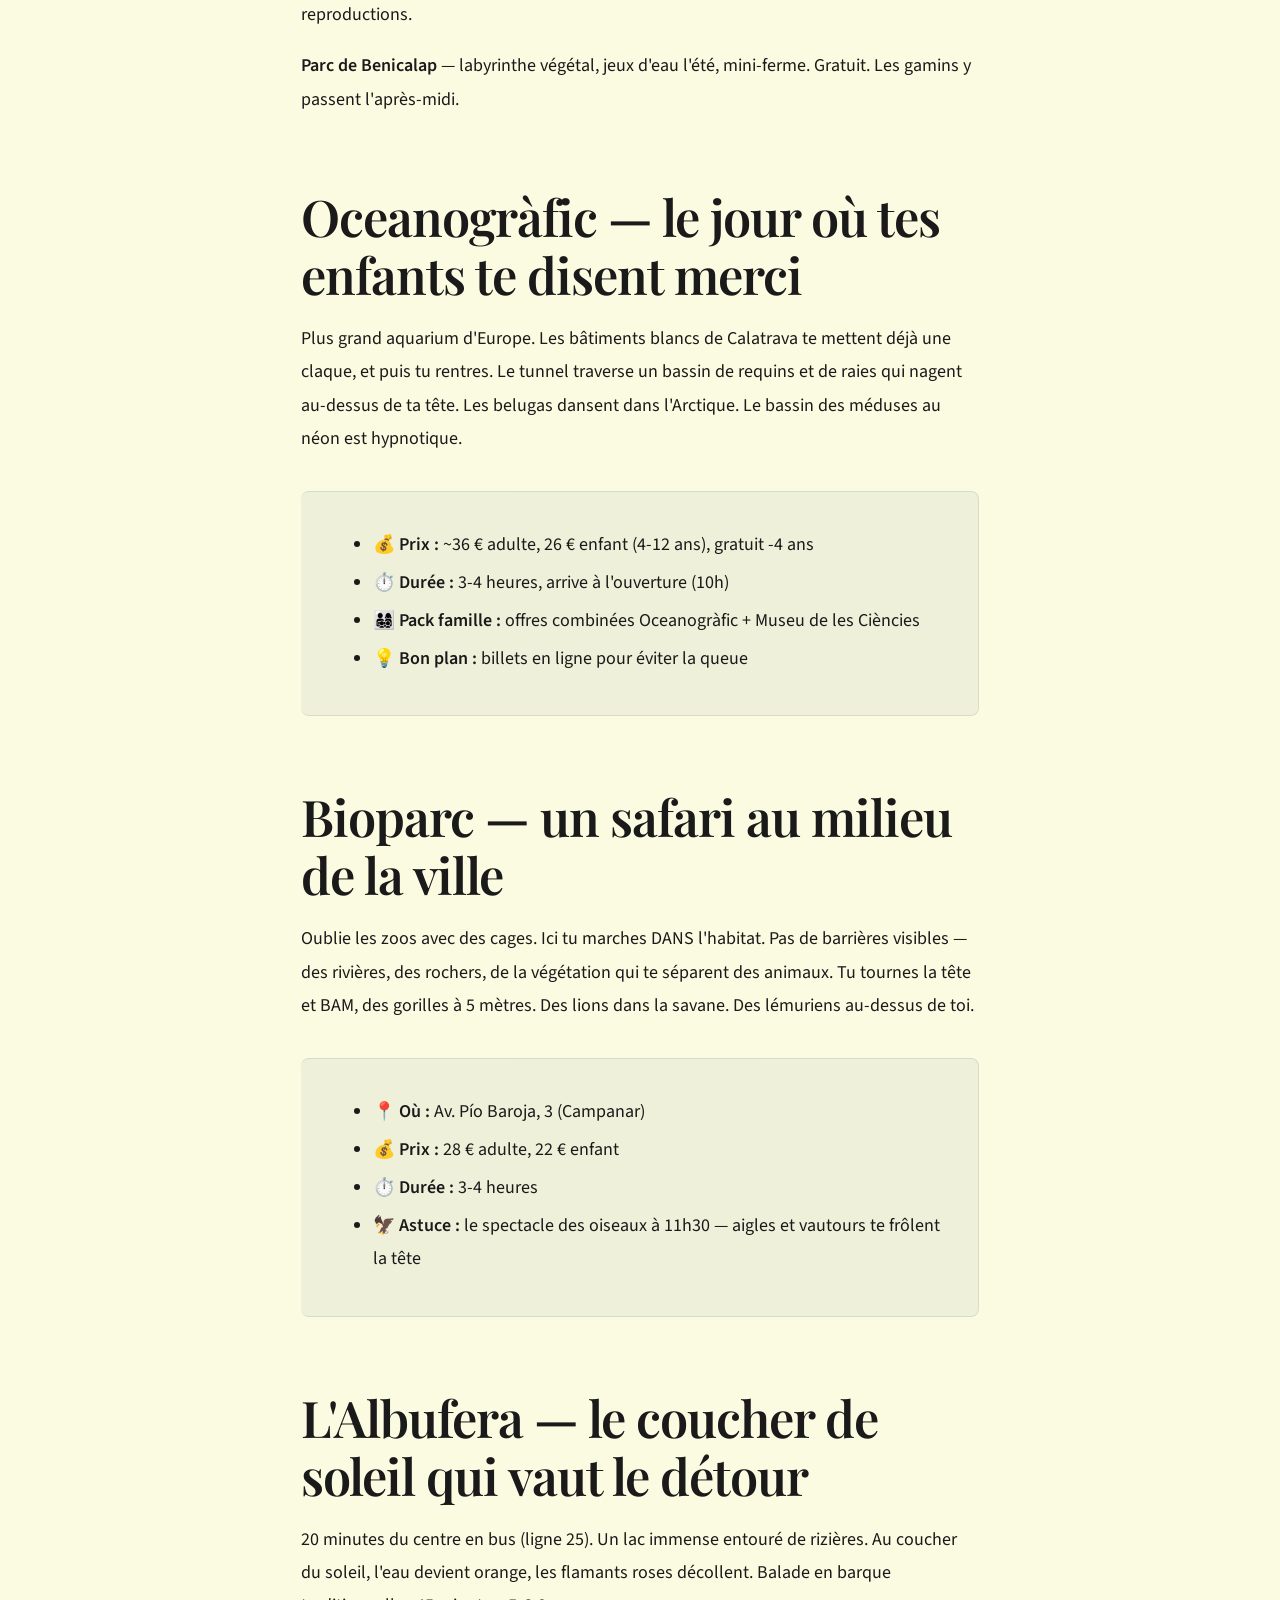
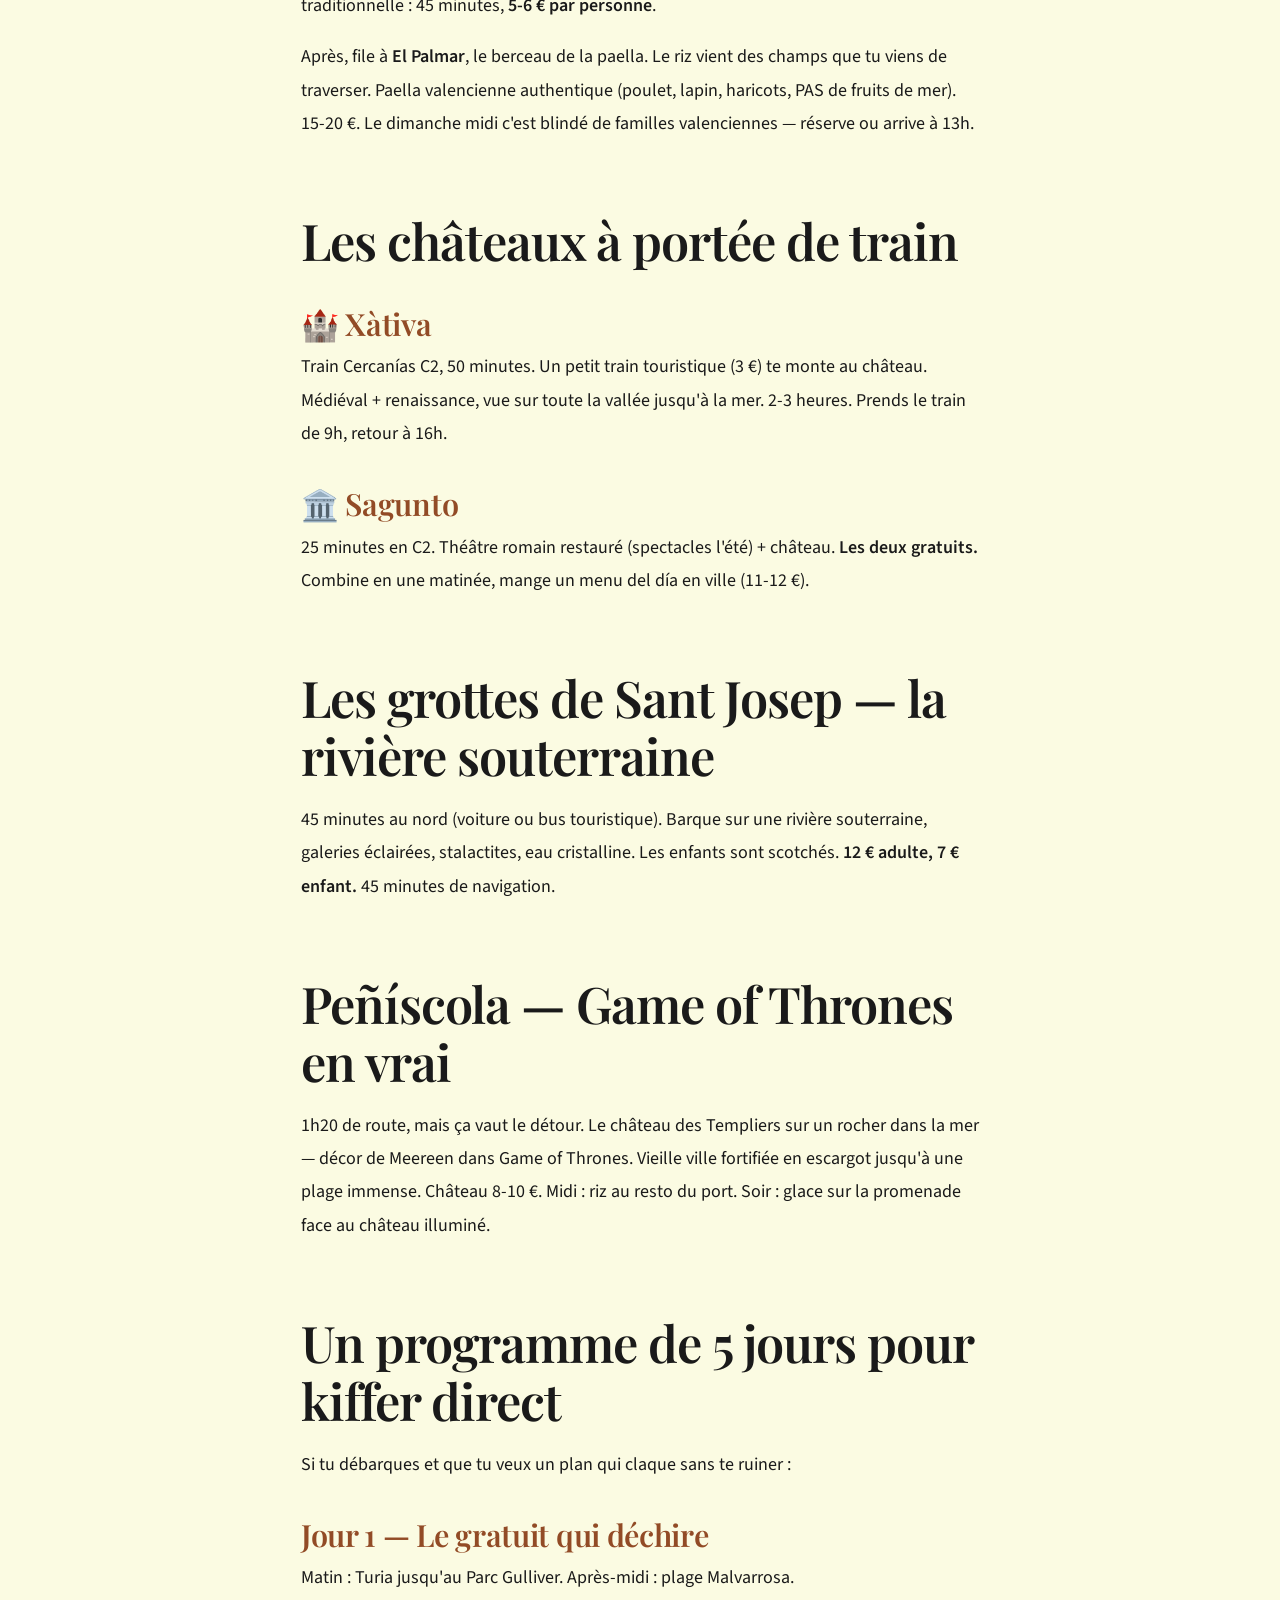
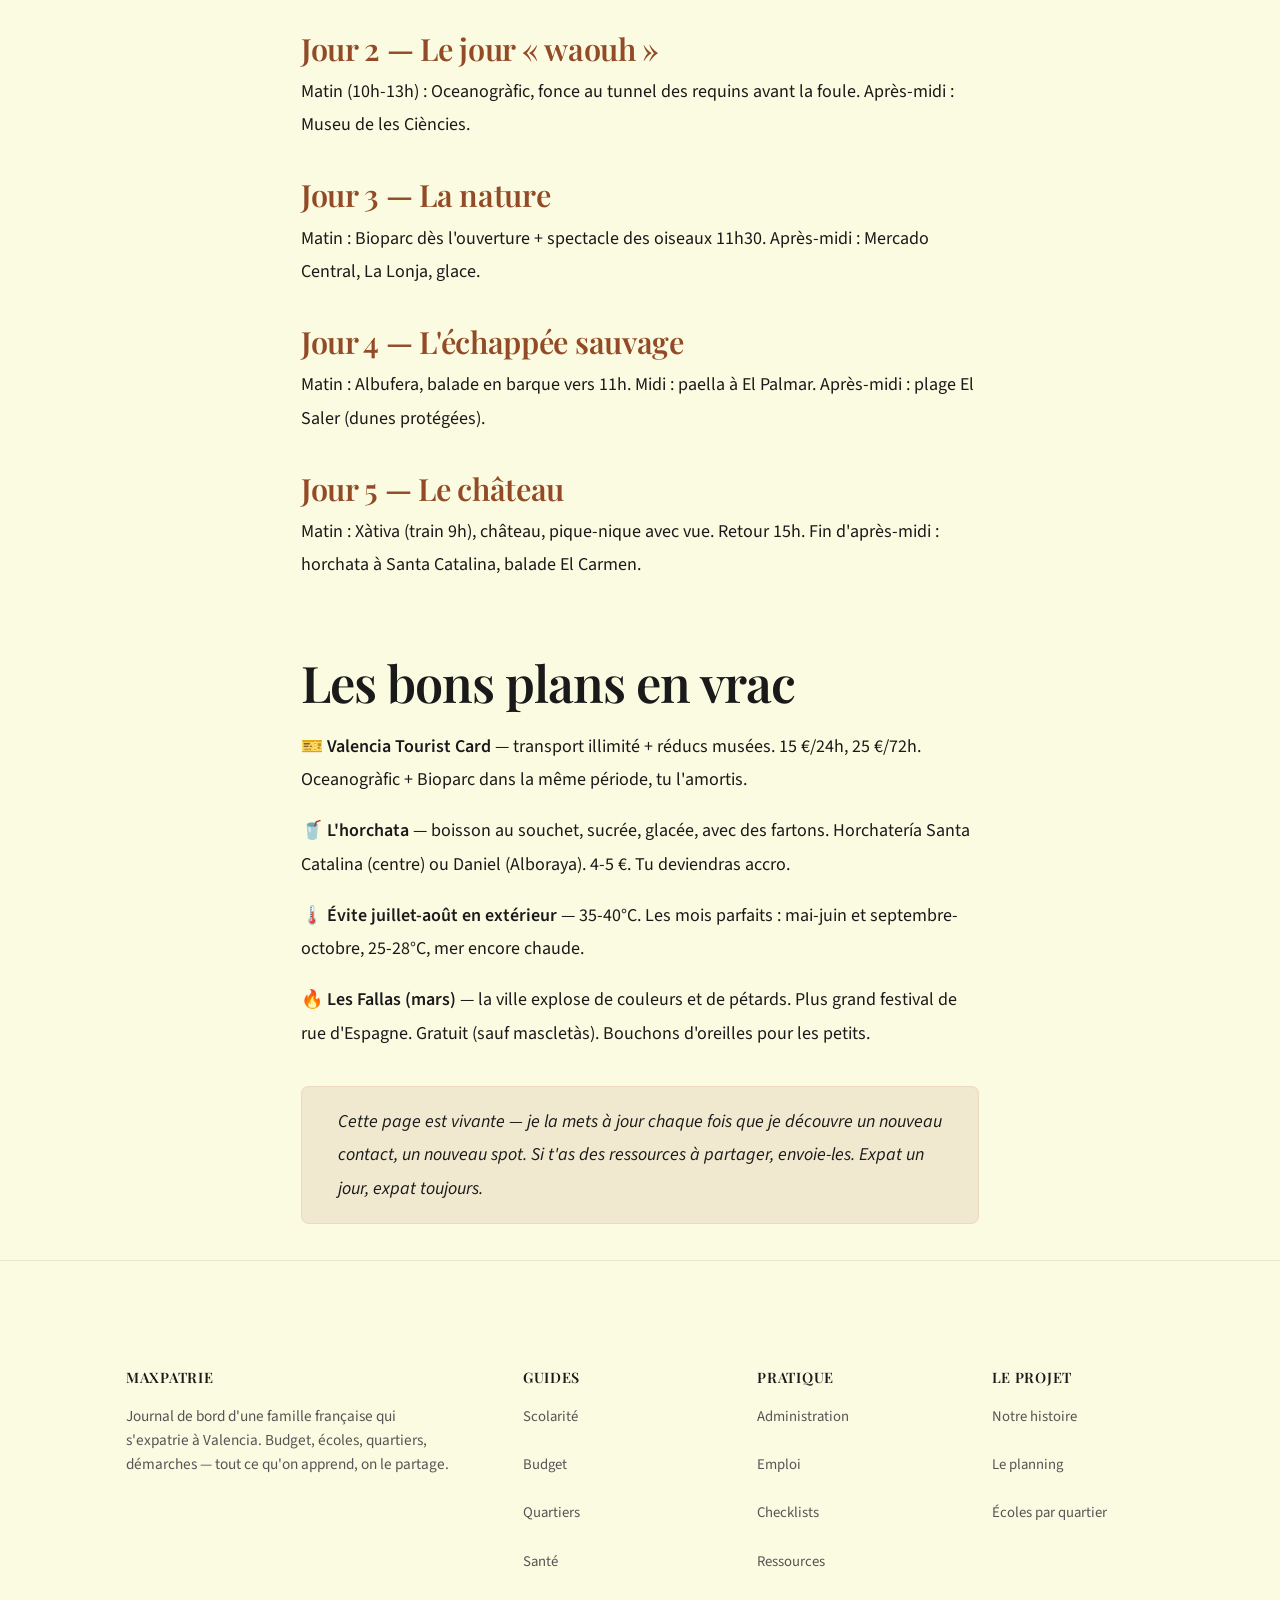
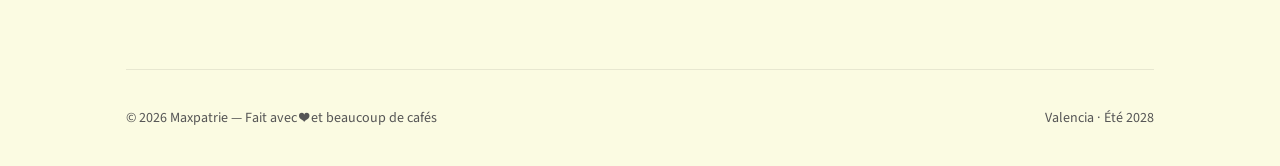
<file: pages/ressources.html>
<!DOCTYPE html>
<html lang="fr">
<head>
  <meta charset="UTF-8">
  <meta name="viewport" content="width=device-width, initial-scale=1.0">
  <title>Ressources & Contacts — Maxpatrie | Expatriation à Valencia</title>
  <meta name="description" content="Ressources, contacts, adresses utiles et activités pour vivre à Valencia. Hôpitaux, banques, groupes d'expats, loisirs en famille.">
  <meta name="keywords" content="ressources Valencia, contacts expatriation, activités Valencia famille, hôpitaux Valencia, banques Espagne">
  <link rel="canonical" href="https://maxpatrie.fr/pages/ressources.html">

  <meta property="og:title" content="Ressources & Contacts — Maxpatrie">
  <meta property="og:description" content="Ta boîte à outils pour Valencia : services publics, santé, banques, loisirs, activités en famille.">
  <meta property="og:type" content="article">
  <meta property="og:locale" content="fr_FR">

  <link rel="stylesheet" href="../css/style.css">

  <script type="application/ld+json">
  {
    "@context": "https://schema.org",
    "@type": "Article",
    "headline": "Ressources, Contacts & Activités à Valencia",
    "description": "Guide des ressources et contacts utiles pour s'installer et vivre à Valencia",
    "author": { "@type": "Person", "name": "Florian" },
    "inLanguage": "fr"
  }
  </script>
</head>
<body>

  <!-- ===== NAVIGATION ===== -->
  <nav class="navbar" role="navigation">
    <div class="container">
      <a href="/" class="nav-logo">
        <span class="emoji">🇪🇸</span> Maxpatrie
      </a>
      <button class="nav-toggle" aria-label="Menu">
        <span></span><span></span><span></span>
      </button>
      <ul class="nav-links">
        <li><a href="/#histoire">Notre histoire</a></li>
        <li><a href="/#timeline">Le plan</a></li>
        <li><a href="/#budget">Budget</a></li>
        <li><a href="/#quartiers">Quartiers</a></li>
        <li><a href="/#guide">Guide complet</a></li>
        <li><a href="/#guide" class="nav-cta">Explorer ▼</a></li>
      </ul>
    </div>
  </nav>
  <div class="nav-overlay"></div>

  <!-- ===== CONTENT HEADER ===== -->
  <section class="content-page">
    <div class="content-header">
      <div class="container-narrow">
        <div class="section-header">
          <span class="badge">📇 Ressources</span>
          <h1>Ressources et contacts — ta boîte à outils Valencia</h1>
          <p>Services publics, hôpitaux, banques, groupes d'expats, activités en famille. Tout ce qui nous sert (ou va nous servir).</p>
        </div>
      </div>
    </div>

    <!-- ===== CONTENT BODY ===== -->
    <div class="container-narrow">
      <div class="content-body">

        <!-- ============================================ -->
        <!-- PARTIE 1 : RESSOURCES & CONTACTS -->
        <!-- ============================================ -->

        <div style="text-align: center; margin: var(--space-xl) 0 var(--space-lg);">
          <span style="display: inline-block; background: var(--med-blue); color: var(--white); padding: 0.5rem 2rem; border-radius: 50px; font-weight: 700; font-size: 1.1rem;">📇 PARTIE 1 — Contacts & Démarches</span>
        </div>

        <p>Voilà tout ce que j'ai accumulé comme adresses, liens et contacts. C'est pas exhaustif, c'est ce qui nous sert. Je mets à jour au fil de l'eau.</p>

        <!-- SERVICES PUBLICS -->
        <h2>Les services publics</h2>

        <h3>🇫🇷 Consulat de France à Valencia</h3>
        <p>C/ de la Nave, 3, 46003 Valencia. Consulat honoraire — pour les grosses démarches (passeport, CNI), direction Barcelone ou Madrid. Utile pour les premières infos et l'inscription au registre.</p>

        <h3>🏛️ Mairie de Valencia (Ayuntamiento)</h3>
        <p>Plaça de l'Ajuntament, 1. Le bâtiment est magnifique, la place aussi. C'est là (ou aux <em>Juntas Municipales</em> de quartier) que tu fais ton empadronamiento. <a href="https://www.valencia.es" target="_blank" rel="noopener">valencia.es</a></p>

        <h3>🛂 Oficina de Extranjería</h3>
        <p>C/ de la Democràcia, 77. Le NIE, c'est ici. Avec <em>cita previa</em> — te pointe pas sans.</p>

        <h3>💼 LABORA</h3>
        <p>Plusieurs bureaux. Inscription demandeur d'emploi, offres, formations. <a href="https://labora.gva.es" target="_blank" rel="noopener">labora.gva.es</a></p>

        <h3>🏥 TGSS (Sécurité Sociale)</h3>
        <p>C/ del Pintor Sorolla, 7. Affiliation Sécu, numéro SSN. <a href="https://seg-social.gob.es" target="_blank" rel="noopener">seg-social.gob.es</a></p>

        <h3>💰 Agencia Tributaria</h3>
        <p>C/ de la Justícia, 1. Déclaration fiscale, Modelo 030. <a href="https://agenciatributaria.gob.es" target="_blank" rel="noopener">agenciatributaria.gob.es</a></p>

        <h3>🚗 DGT (Permis de conduire)</h3>
        <p>C/ del Poeta Querol, 2. Enregistrement permis français. <a href="https://dgt.es" target="_blank" rel="noopener">dgt.es</a></p>

        <!-- HÔPITAUX -->
        <h2>Les hôpitaux</h2>
        <p>Les trois principaux publics de Valencia :</p>

        <div class="highlight-box">
          <p style="margin-bottom: 0.5rem;"><strong>🥇 Hospital Universitari i Politècnic La Fe</strong></p>
          <p style="margin-bottom: 1rem;">Av. Fernando Abril Martorell, 106. Le plus grand, le plus moderne, excellente pédiatrie. C'est là qu'on ira pour tout ce qui touche aux enfants. Rassurant.</p>

          <p style="margin-bottom: 0.5rem;"><strong>🥈 Hospital Clínic Universitari</strong></p>
          <p style="margin-bottom: 1rem;">Av. Blasco Ibáñez, 17. Centre-ville, pratique.</p>

          <p style="margin-bottom: 0;"><strong>🥉 Hospital General Universitari</strong></p>
          <p style="margin-bottom: 0;">C/ Tres Forques, 2. Sud de la ville, bonnes urgences.</p>
        </div>

        <p><strong>Urgences : 112</strong> pour tout. Ambulance, police, pompiers. Un seul numéro, gratuit, 24h/24, multilingue.</p>

        <!-- LIENS OFFICIELS -->
        <h2>Les liens officiels pour les démarches</h2>

        <h3>NIE et Extranjería</h3>
        <ul>
          <li>Formulaire EX-15 : <a href="https://extranjeros.inclusion.gob.es/ficheros/Modelos_solicitudes/mod_solicitudes2/15-Formulario_NIE.pdf" target="_blank" rel="noopener">extranjeros.inclusion.gob.es</a></li>
          <li>Cita previa : <a href="https://sede.administracionespublicas.gob.es/icpplus/index.html" target="_blank" rel="noopener">sede.administracionespublicas.gob.es</a></li>
          <li>Paiement tasa 790-012 : <a href="https://sede.policia.gob.es/Tasa790_012/" target="_blank" rel="noopener">sede.policia.gob.es</a></li>
          <li>Portail Extranjería : <a href="https://extranjeros.inclusion.gob.es/" target="_blank" rel="noopener">extranjeros.inclusion.gob.es</a></li>
        </ul>

        <h3>Empadronamiento</h3>
        <ul>
          <li>Page officielle : <a href="https://www.valencia.es/es/tramites/empadronamiento" target="_blank" rel="noopener">valencia.es</a></li>
          <li>Cita previa : <a href="https://www.valencia.es/es/tramites/cita-previa" target="_blank" rel="noopener">valencia.es/cita-previa</a></li>
        </ul>

        <h3>Sécu et santé</h3>
        <ul>
          <li>Affiliation TA.1 : <a href="https://www.seg-social.es/wps/portal/wss/internet/Trabajadores/Afiliacion/10547/10549/10562" target="_blank" rel="noopener">seg-social.es</a></li>
          <li>Carte SIP : <a href="https://www.san.gva.es/es/web/ciudadania/tarjeta-sanitaria-sip" target="_blank" rel="noopener">san.gva.es</a></li>
          <li>Siège électronique Sécu : <a href="https://sede.seg-social.gob.es/" target="_blank" rel="noopener">sede.seg-social.gob.es</a></li>
        </ul>

        <h3>Éducation</h3>
        <ul>
          <li>Conselleria d'Educació : <a href="https://ceice.gva.es/" target="_blank" rel="noopener">ceice.gva.es</a></li>
          <li>Portail admissions : <a href="https://telematricula.es/" target="_blank" rel="noopener">telematricula.es</a></li>
        </ul>

        <h3>Emploi</h3>
        <ul>
          <li>LABORA : <a href="https://labora.gva.es/" target="_blank" rel="noopener">labora.gva.es</a></li>
          <li>InfoJobs : <a href="https://www.infojobs.net/" target="_blank" rel="noopener">infojobs.net</a></li>
          <li>LinkedIn Espagne : <a href="https://www.linkedin.com/" target="_blank" rel="noopener">linkedin.com</a></li>
        </ul>

        <h3>Impôts</h3>
        <ul>
          <li>Agencia Tributaria : <a href="https://agenciatributaria.gob.es/" target="_blank" rel="noopener">agenciatributaria.gob.es</a></li>
          <li>Generalitat Valenciana : <a href="https://www.gva.es/" target="_blank" rel="noopener">gva.es</a></li>
        </ul>

        <!-- BANQUES -->
        <h2>Les banques</h2>

        <h3>En ligne (ouvrables depuis la France)</h3>
        <p><strong>N26</strong> — IBAN dispo en 24h, appli top, pas besoin de NIE. Notre choix. <strong>Revolut</strong> — multi-devises, sans frais, bon pour les transferts.</p>

        <h3>Traditionnelles espagnoles</h3>
        <p><strong>CaixaBank</strong> — réseau partout, agences nombreuses. <strong>BBVA</strong> — très bonne appli, conseillers jeunes et anglophones. <strong>Santander</strong> — solide, un peu plus « vieille école ».</p>

        <blockquote>
          💡 <strong>Mon conseil :</strong> commence par N26 pour l'arrivée (immédiat), puis ouvre un compte BBVA ou CaixaBank une fois sur place pour l'IBAN espagnol et les justificatifs locaux.
        </blockquote>

        <!-- RÉSEAUX EXPATS -->
        <h2>Les réseaux d'expatriés français</h2>
        <ul>
          <li><strong>Français à Valence</strong> — Groupe Facebook (~5000 membres). Entraide, bons plans, questions admin. Rejoins-le avant de partir.</li>
          <li><strong>Francophones de Valence</strong> — Facebook. Plus culturel et sorties.</li>
          <li><strong>Valencia Expats</strong> — Facebook et Meetup. International, networking.</li>
          <li><strong>UFE Valencia</strong> — <a href="https://ufe.org" target="_blank" rel="noopener">ufe.org</a>. Représentation locale, événements, conseils.</li>
          <li><strong>Valencia Language Exchange</strong> — Meetup. Soirées d'échange linguistique. Parfait pour pratiquer.</li>
          <li><strong>Valencia Tech Meetup</strong> — Meetup. Networking tech, conférences.</li>
          <li><strong>Alliance Française de Valencia</strong> — <a href="https://afvalencia.com" target="_blank" rel="noopener">afvalencia.com</a>. Pour rencontrer des locaux francophiles.</li>
        </ul>

        <!-- PLATES-FORMES -->
        <h2>Les plates-formes du quotidien</h2>

        <h3>🏠 Logement</h3>
        <p><strong>Idealista</strong> — <a href="https://www.idealista.com" target="_blank" rel="noopener">idealista.com</a>. Le leader. <strong>Fotocasa</strong> — <a href="https://www.fotocasa.es" target="_blank" rel="noopener">fotocasa.es</a>. Alternative sérieuse. <strong>Habitaclia</strong> — <a href="https://www.habitaclia.com" target="_blank" rel="noopener">habitaclia.com</a>. Complément. <strong>Wallapop</strong> — <a href="https://www.wallapop.com" target="_blank" rel="noopener">wallapop.com</a>. Leboncoin espagnol, meubles et électroménager.</p>

        <h3>🚇 Transport</h3>
        <p><strong>Metrovalencia</strong> — <a href="https://www.metrovalencia.es" target="_blank" rel="noopener">metrovalencia.es</a>. <strong>EMT Valencia</strong> — <a href="https://www.emtvalencia.es" target="_blank" rel="noopener">emtvalencia.es</a>. Bus. <strong>RENFE Cercanías</strong> — <a href="https://www.renfe.com" target="_blank" rel="noopener">renfe.com</a>. Trains de banlieue.</p>

        <h3>💶 Coût de la vie</h3>
        <p><strong>Numbeo</strong> — <a href="https://www.numbeo.com" target="_blank" rel="noopener">numbeo.com</a>. Comparatif entre villes.</p>

        <h3>🎭 Tourisme</h3>
        <p><strong>Visit Valencia</strong> — <a href="https://www.visitvalencia.com" target="_blank" rel="noopener">visitvalencia.com</a>. <strong>Turisme CV</strong> — <a href="https://www.comunitatvalenciana.com" target="_blank" rel="noopener">comunitatvalenciana.com</a>.</p>

        <!-- SITES OFFICIELS -->
        <h2>Les sites officiels qui couvrent tout</h2>
        <ul>
          <li><strong>Portail administration espagnole</strong> — <a href="https://administracion.gob.es" target="_blank" rel="noopener">administracion.gob.es</a></li>
          <li><strong>Expatriation côté France</strong> — <a href="https://www.service-public.fr/particuliers/vosdroits/N149" target="_blank" rel="noopener">service-public.fr</a></li>
          <li><strong>Conseils aux voyageurs</strong> — <a href="https://www.diplomatie.gouv.fr/fr/conseils-aux-voyageurs/" target="_blank" rel="noopener">diplomatie.gouv.fr</a></li>
          <li><strong>Formulaires extranjería</strong> — <a href="https://extranjeros.inclusion.gob.es" target="_blank" rel="noopener">extranjeros.inclusion.gob.es</a></li>
          <li><strong>Portail de rendez-vous</strong> — <a href="https://sede.administracionespublicas.gob.es" target="_blank" rel="noopener">sede.administracionespublicas.gob.es</a></li>
        </ul>

        <!-- NUMÉROS URGENCE -->
        <h2>Les numéros qui peuvent sauver</h2>

        <div class="highlight-box">
          <ul style="margin-bottom: 0; list-style: none; padding-left: 0;">
            <li style="margin-bottom: 0.3rem;">🚑 <strong>Toutes urgences : 112</strong> — police, pompiers, ambulance. Gratuit, 24h/24, multilingue.</li>
            <li style="margin-bottom: 0.3rem;">👮 Police nationale : <strong>091</strong></li>
            <li style="margin-bottom: 0.3rem;">🚔 Police locale : <strong>092</strong></li>
            <li style="margin-bottom: 0.3rem;">🔥 Pompiers : <strong>080</strong></li>
            <li>🏥 Ambulance : <strong>061</strong></li>
          </ul>
        </div>

        <p>Enregistre ça dans ton téléphone tout de suite. Avec trois enfants, savoir que t'as ce filet, ça change tout.</p>

        <!-- ============================================ -->
        <!-- SÉPARATION -->
        <!-- ============================================ -->
        <div style="text-align: center; margin: var(--space-2xl) 0; position: relative;">
          <hr style="border: none; border-top: 2px dashed var(--golden); opacity: 0.5;">
          <span style="position: absolute; top: 50%; left: 50%; transform: translate(-50%, -50%); background: var(--cream); padding: 0.5rem 2rem; font-size: 2rem;">🏖️</span>
        </div>

        <!-- ============================================ -->
        <!-- PARTIE 2 : ACTIVITÉS & LOISIRS -->
        <!-- ============================================ -->

        <div style="text-align: center; margin: 0 0 var(--space-lg);">
          <span style="display: inline-block; background: var(--golden); color: var(--charcoal); padding: 0.5rem 2rem; border-radius: 50px; font-weight: 700; font-size: 1.1rem;">🎉 PARTIE 2 — Activités & Loisirs</span>
        </div>

        <h2>Se faire plaisir sans se ruiner</h2>

        <p>On parle tout le temps budget, loyers, coût de la vie. Mais vivre à Valencia, c'est avant tout <strong>KIFER</strong>. Et devine quoi ? La plupart des trucs géniaux sont gratuits ou quasi gratuits.</p>

        <p>Voilà mon guide perso, du dimanche farniente aux journées mémorables. Je te raconte comme si t'y étais.</p>

        <!-- TURIA -->
        <h2>Le Turia, ton jardin de 9 kilomètres</h2>

        <p>Un fleuve transformé en parc. Neuf kilomètres de verdure qui traversent la ville, du Bioparc jusqu'à la mer. C'est le Jardín del Turia. La meilleure décision urbanistique jamais prise à Valencia — détourner le fleuve après l'inondation de 1957 et transformer le lit en parc plutôt qu'en autoroute. Chapeau.</p>

        <p>Tu loues des vélos (12-15 € l'heure, sièges enfants dispo), tu glisses sous les palmiers et les ponts historiques, entre aires de jeux et fontaines où les gamins pataugent.</p>

        <div class="highlight-box">
          <strong>🎠 Le clou : le Parc Gulliver.</strong> Une structure de 70 mètres — le héros de Swift allongé au sol. Toboggans dans les cheveux, cordes le long des jambes, tunnels dans les bras. Les gamins grimpent dessus comme des Lilliputiens. <strong>Gratuit.</strong> Fermé le lundi. Arrive tôt le week-end.
        </div>

        <p>Des dizaines d'aires de jeux. Ton seul problème : faire avancer les enfants sans qu'ils s'arrêtent tous les 200 mètres.</p>

        <!-- PLAGE -->
        <h2>La plage, le luxe gratuit</h2>

        <p>À Valencia, la mer est à <strong>15 minutes du centre en tram</strong>. Pas une heure. 15 minutes et t'as les pieds dans l'eau.</p>

        <p><strong>Malvarrosa</strong> — la plus connue. Sable doré, 1 km de promenade, bars à horchata. <strong>Las Arenas</strong> — un poil plus chic. <strong>Patacona</strong> (Alboraya) — ma préférée en famille. Plus calme, eau peu profonde, parfaite pour les petits.</p>

        <p>Douches gratuites, postes de secours l'été, terrains de beach-volley. Pique-nique + serviettes = journée à 0 €. Ou presque : 3 € pour une horchata au kiosque face aux vagues.</p>

        <!-- CENTRE HISTORIQUE -->
        <h2>Le centre historique, musée à ciel ouvert</h2>

        <h3>🛒 Mercado Central</h3>
        <p>Le plus grand marché couvert d'Europe. 8 000 m² de ferronnerie moderniste et de coupoles de verre. Le spectacle c'est les étals : jambons par centaines, fruits de mer sur glace, légumes inconnus. <strong>Entrée gratuite.</strong></p>

        <h3>🏛️ La Lonja de la Seda</h3>
        <p>Juste en face, classée UNESCO. La salle des colonnes est une forêt de pierre torsadée. Les enfants lèvent la tête avec des « wooooow ». <strong>Gratuit.</strong> Combo parfait avec le marché.</p>

        <h3>⛪ Cathédrale et Miguelete</h3>
        <p>207 marches. Ça grimpe. Mais en haut, tu domines toute la ville. <strong>8 €.</strong> La chapelle du Saint Calice abriterait le vrai Graal. Rien que ça.</p>

        <h3>🏰 Tour Serranos</h3>
        <p>Porte médiévale, vue imprenable sur le Turia. <strong>Gratuite le dimanche.</strong> Les autres jours 2 €. Fonce en fin d'après-midi pour la lumière dorée.</p>

        <!-- MUSÉES GRATUITS -->
        <h2>Les musées gratos, oui oui</h2>

        <p><strong>Museu de Belles Arts</strong> — deuxième plus grand musée d'Espagne après le Prado. Velázquez, Goya, Sorolla. <strong>Gratuit TOUT LE TEMPS.</strong> 1h30, les enfants peuvent toucher des reproductions.</p>

        <p><strong>Parc de Benicalap</strong> — labyrinthe végétal, jeux d'eau l'été, mini-ferme. Gratuit. Les gamins y passent l'après-midi.</p>

        <!-- OCEANOGRÀFIC -->
        <h2>Oceanogràfic — le jour où tes enfants te disent merci</h2>

        <p>Plus grand aquarium d'Europe. Les bâtiments blancs de Calatrava te mettent déjà une claque, et puis tu rentres. Le tunnel traverse un bassin de requins et de raies qui nagent au-dessus de ta tête. Les belugas dansent dans l'Arctique. Le bassin des méduses au néon est hypnotique.</p>

        <div class="highlight-box">
          <ul style="margin-bottom: 0;">
            <li><strong>💰 Prix :</strong> ~36 € adulte, 26 € enfant (4-12 ans), gratuit -4 ans</li>
            <li><strong>⏱️ Durée :</strong> 3-4 heures, arrive à l'ouverture (10h)</li>
            <li><strong>👨‍👩‍👧‍👦 Pack famille :</strong> offres combinées Oceanogràfic + Museu de les Ciències</li>
            <li><strong>💡 Bon plan :</strong> billets en ligne pour éviter la queue</li>
          </ul>
        </div>

        <!-- BIOPARC -->
        <h2>Bioparc — un safari au milieu de la ville</h2>

        <p>Oublie les zoos avec des cages. Ici tu marches DANS l'habitat. Pas de barrières visibles — des rivières, des rochers, de la végétation qui te séparent des animaux. Tu tournes la tête et BAM, des gorilles à 5 mètres. Des lions dans la savane. Des lémuriens au-dessus de toi.</p>

        <div class="highlight-box">
          <ul style="margin-bottom: 0;">
            <li><strong>📍 Où :</strong> Av. Pío Baroja, 3 (Campanar)</li>
            <li><strong>💰 Prix :</strong> 28 € adulte, 22 € enfant</li>
            <li><strong>⏱️ Durée :</strong> 3-4 heures</li>
            <li><strong>🦅 Astuce :</strong> le spectacle des oiseaux à 11h30 — aigles et vautours te frôlent la tête</li>
          </ul>
        </div>

        <!-- ALBUFERA -->
        <h2>L'Albufera — le coucher de soleil qui vaut le détour</h2>

        <p>20 minutes du centre en bus (ligne 25). Un lac immense entouré de rizières. Au coucher du soleil, l'eau devient orange, les flamants roses décollent. Balade en barque traditionnelle : 45 minutes, <strong>5-6 € par personne</strong>.</p>

        <p>Après, file à <strong>El Palmar</strong>, le berceau de la paella. Le riz vient des champs que tu viens de traverser. Paella valencienne authentique (poulet, lapin, haricots, PAS de fruits de mer). 15-20 €. Le dimanche midi c'est blindé de familles valenciennes — réserve ou arrive à 13h.</p>

        <!-- CHÂTEAUX -->
        <h2>Les châteaux à portée de train</h2>

        <h3>🏰 Xàtiva</h3>
        <p>Train Cercanías C2, 50 minutes. Un petit train touristique (3 €) te monte au château. Médiéval + renaissance, vue sur toute la vallée jusqu'à la mer. 2-3 heures. Prends le train de 9h, retour à 16h.</p>

        <h3>🏛️ Sagunto</h3>
        <p>25 minutes en C2. Théâtre romain restauré (spectacles l'été) + château. <strong>Les deux gratuits.</strong> Combine en une matinée, mange un menu del día en ville (11-12 €).</p>

        <!-- GROTTES -->
        <h2>Les grottes de Sant Josep — la rivière souterraine</h2>

        <p>45 minutes au nord (voiture ou bus touristique). Barque sur une rivière souterraine, galeries éclairées, stalactites, eau cristalline. Les enfants sont scotchés. <strong>12 € adulte, 7 € enfant.</strong> 45 minutes de navigation.</p>

        <!-- PEÑÍSCOLA -->
        <h2>Peñíscola — Game of Thrones en vrai</h2>

        <p>1h20 de route, mais ça vaut le détour. Le château des Templiers sur un rocher dans la mer — décor de Meereen dans Game of Thrones. Vieille ville fortifiée en escargot jusqu'à une plage immense. Château 8-10 €. Midi : riz au resto du port. Soir : glace sur la promenade face au château illuminé.</p>

        <!-- PROGRAMME 5 JOURS -->
        <h2>Un programme de 5 jours pour kiffer direct</h2>

        <p>Si tu débarques et que tu veux un plan qui claque sans te ruiner :</p>

        <h3>Jour 1 — Le gratuit qui déchire</h3>
        <p>Matin : Turia jusqu'au Parc Gulliver. Après-midi : plage Malvarrosa.</p>

        <h3>Jour 2 — Le jour « waouh »</h3>
        <p>Matin (10h-13h) : Oceanogràfic, fonce au tunnel des requins avant la foule. Après-midi : Museu de les Ciències.</p>

        <h3>Jour 3 — La nature</h3>
        <p>Matin : Bioparc dès l'ouverture + spectacle des oiseaux 11h30. Après-midi : Mercado Central, La Lonja, glace.</p>

        <h3>Jour 4 — L'échappée sauvage</h3>
        <p>Matin : Albufera, balade en barque vers 11h. Midi : paella à El Palmar. Après-midi : plage El Saler (dunes protégées).</p>

        <h3>Jour 5 — Le château</h3>
        <p>Matin : Xàtiva (train 9h), château, pique-nique avec vue. Retour 15h. Fin d'après-midi : horchata à Santa Catalina, balade El Carmen.</p>

        <!-- BONS PLANS -->
        <h2>Les bons plans en vrac</h2>

        <p><strong>🎫 Valencia Tourist Card</strong> — transport illimité + réducs musées. 15 €/24h, 25 €/72h. Oceanogràfic + Bioparc dans la même période, tu l'amortis.</p>

        <p><strong>🥤 L'horchata</strong> — boisson au souchet, sucrée, glacée, avec des fartons. Horchatería Santa Catalina (centre) ou Daniel (Alboraya). 4-5 €. Tu deviendras accro.</p>

        <p><strong>🌡️ Évite juillet-août en extérieur</strong> — 35-40°C. Les mois parfaits : mai-juin et septembre-octobre, 25-28°C, mer encore chaude.</p>

        <p><strong>🔥 Les Fallas (mars)</strong> — la ville explose de couleurs et de pétards. Plus grand festival de rue d'Espagne. Gratuit (sauf mascletàs). Bouchons d'oreilles pour les petits.</p>

        <blockquote>
          Cette page est vivante — je la mets à jour chaque fois que je découvre un nouveau contact, un nouveau spot. Si t'as des ressources à partager, envoie-les. Expat un jour, expat toujours.
        </blockquote>

      </div>
    </div>
  </section>

  <!-- ===== FOOTER ===== -->
  <footer class="footer">
    <div class="container">
      <div class="footer-grid">
        <div>
          <h4>Maxpatrie</h4>
          <p style="font-size: 0.85rem; line-height: 1.6;">
            Journal de bord d'une famille française qui s'expatrie à Valencia.
            Budget, écoles, quartiers, démarches — tout ce qu'on apprend, on le partage.
          </p>
        </div>
        <div>
          <h4>Guides</h4>
          <p><a href="scolarite.html">Scolarité</a></p>
          <p><a href="budget.html">Budget</a></p>
          <p><a href="quartiers.html">Quartiers</a></p>
          <p><a href="sante.html">Santé</a></p>
        </div>
        <div>
          <h4>Pratique</h4>
          <p><a href="administration.html">Administration</a></p>
          <p><a href="emploi.html">Emploi</a></p>
          <p><a href="checklists.html">Checklists</a></p>
          <p><a href="ressources.html">Ressources</a></p>
        </div>
        <div>
          <h4>Le projet</h4>
          <p><a href="/#histoire">Notre histoire</a></p>
          <p><a href="/#timeline">Le planning</a></p>
          <p><a href="ecoles.html">Écoles par quartier</a></p>
        </div>
      </div>
      <div class="footer-bottom">
        <span>© 2026 Maxpatrie — Fait avec ❤️ et beaucoup de cafés</span>
        <span>Valencia · Été 2028</span>
      </div>
    </div>
  </footer>

  <script src="../js/main.js"></script>
</body>
</html>
</file>
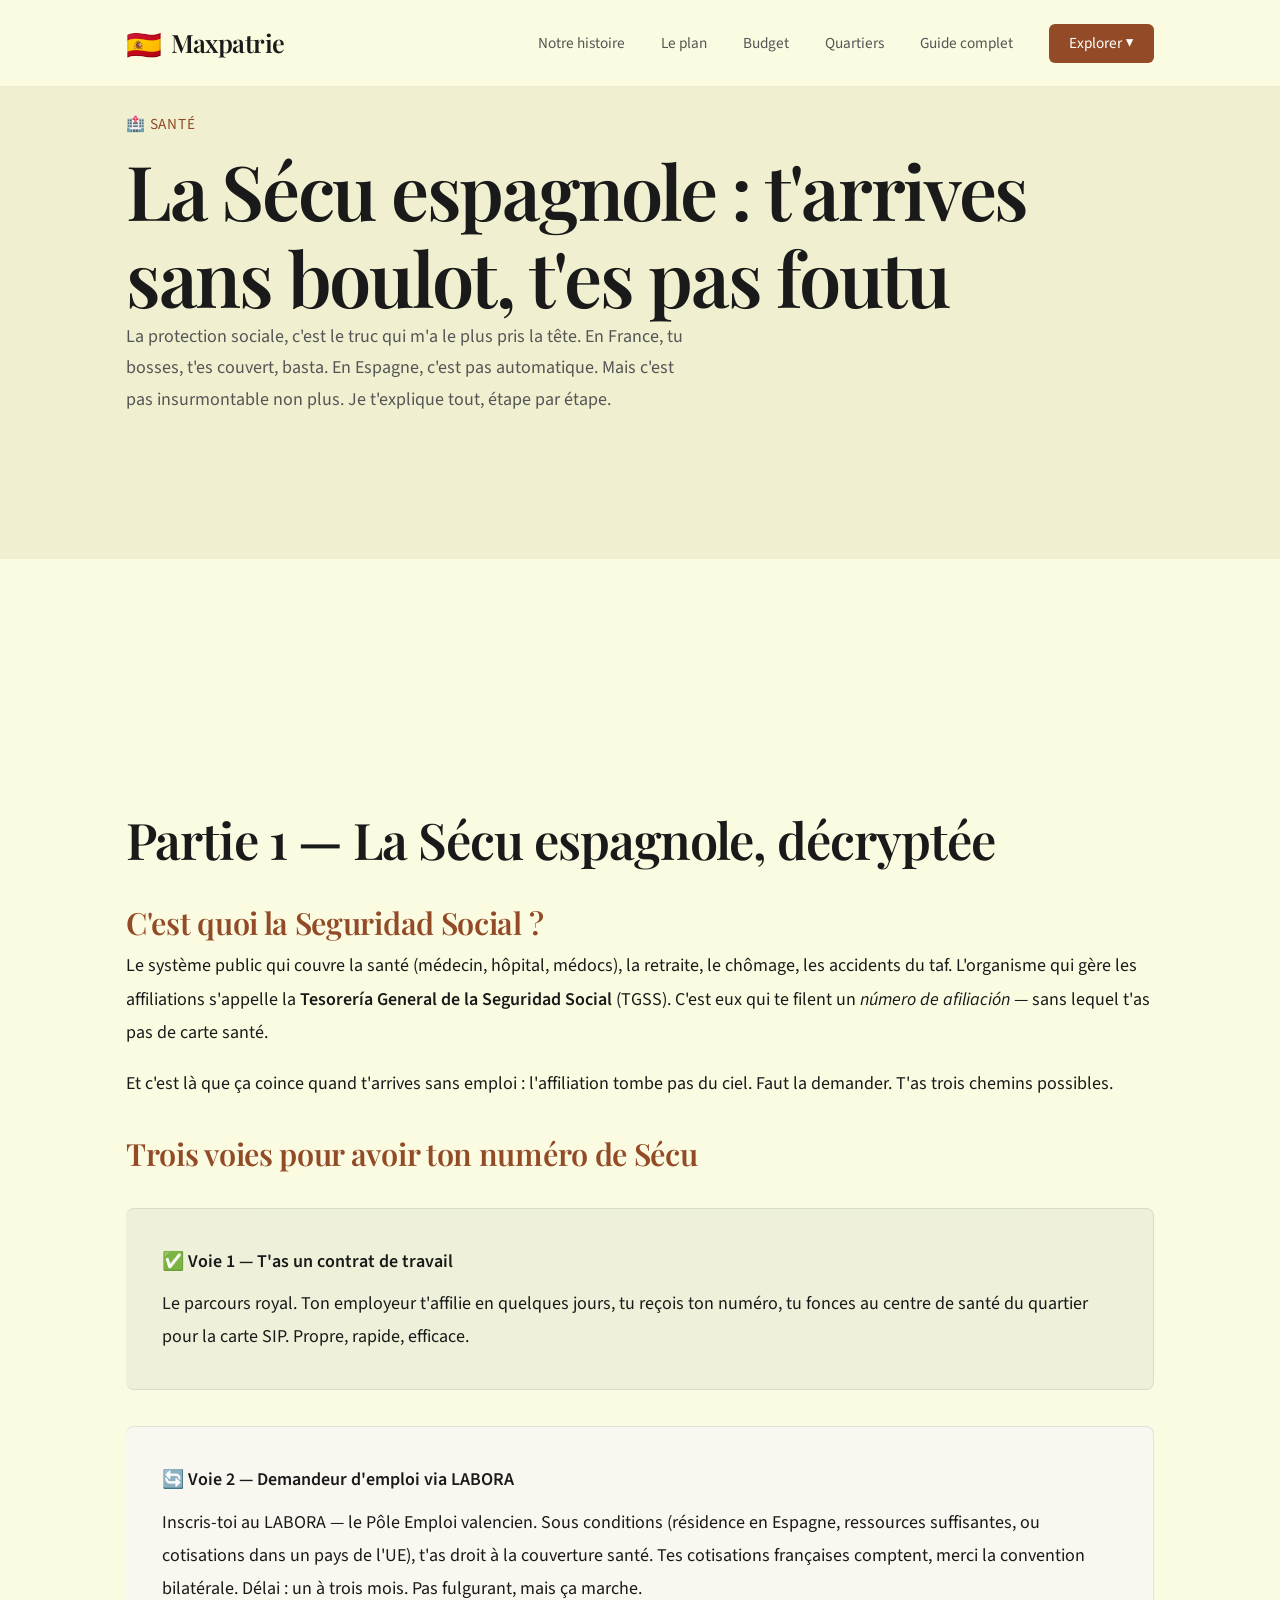
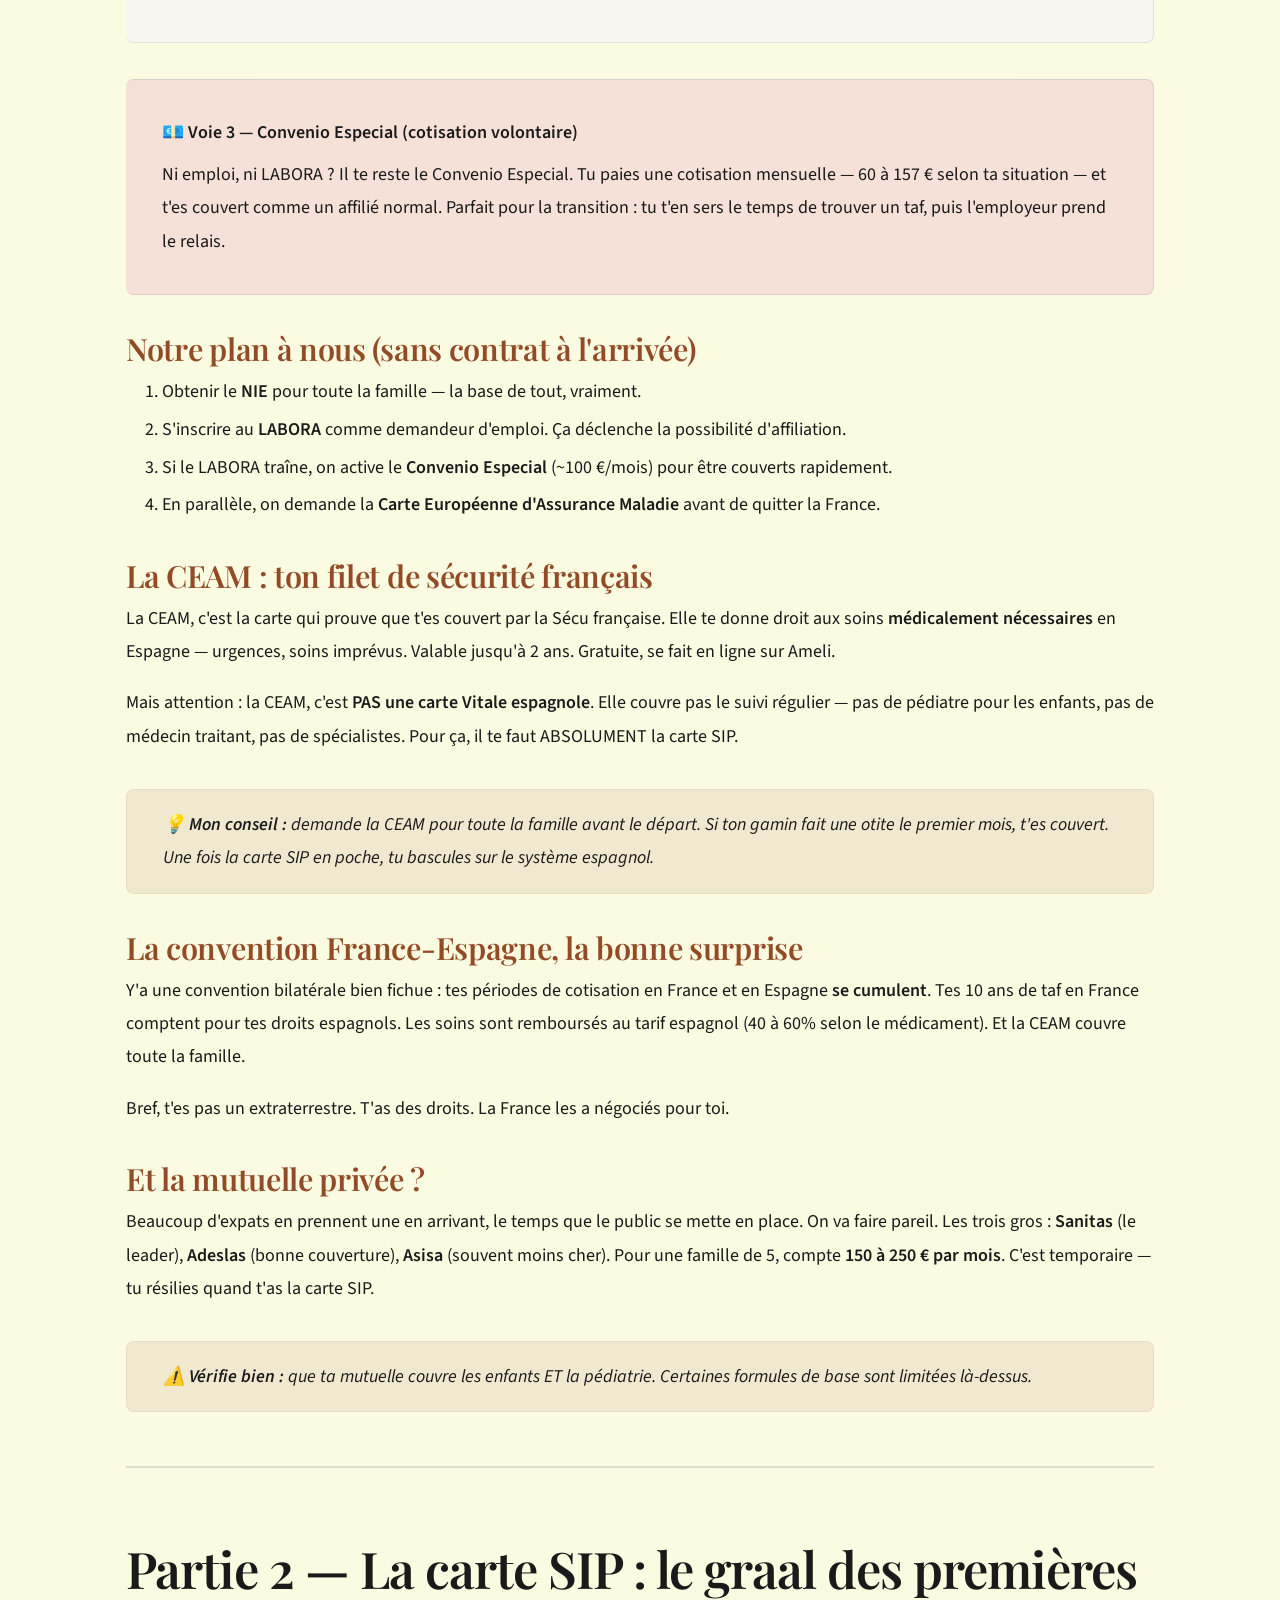
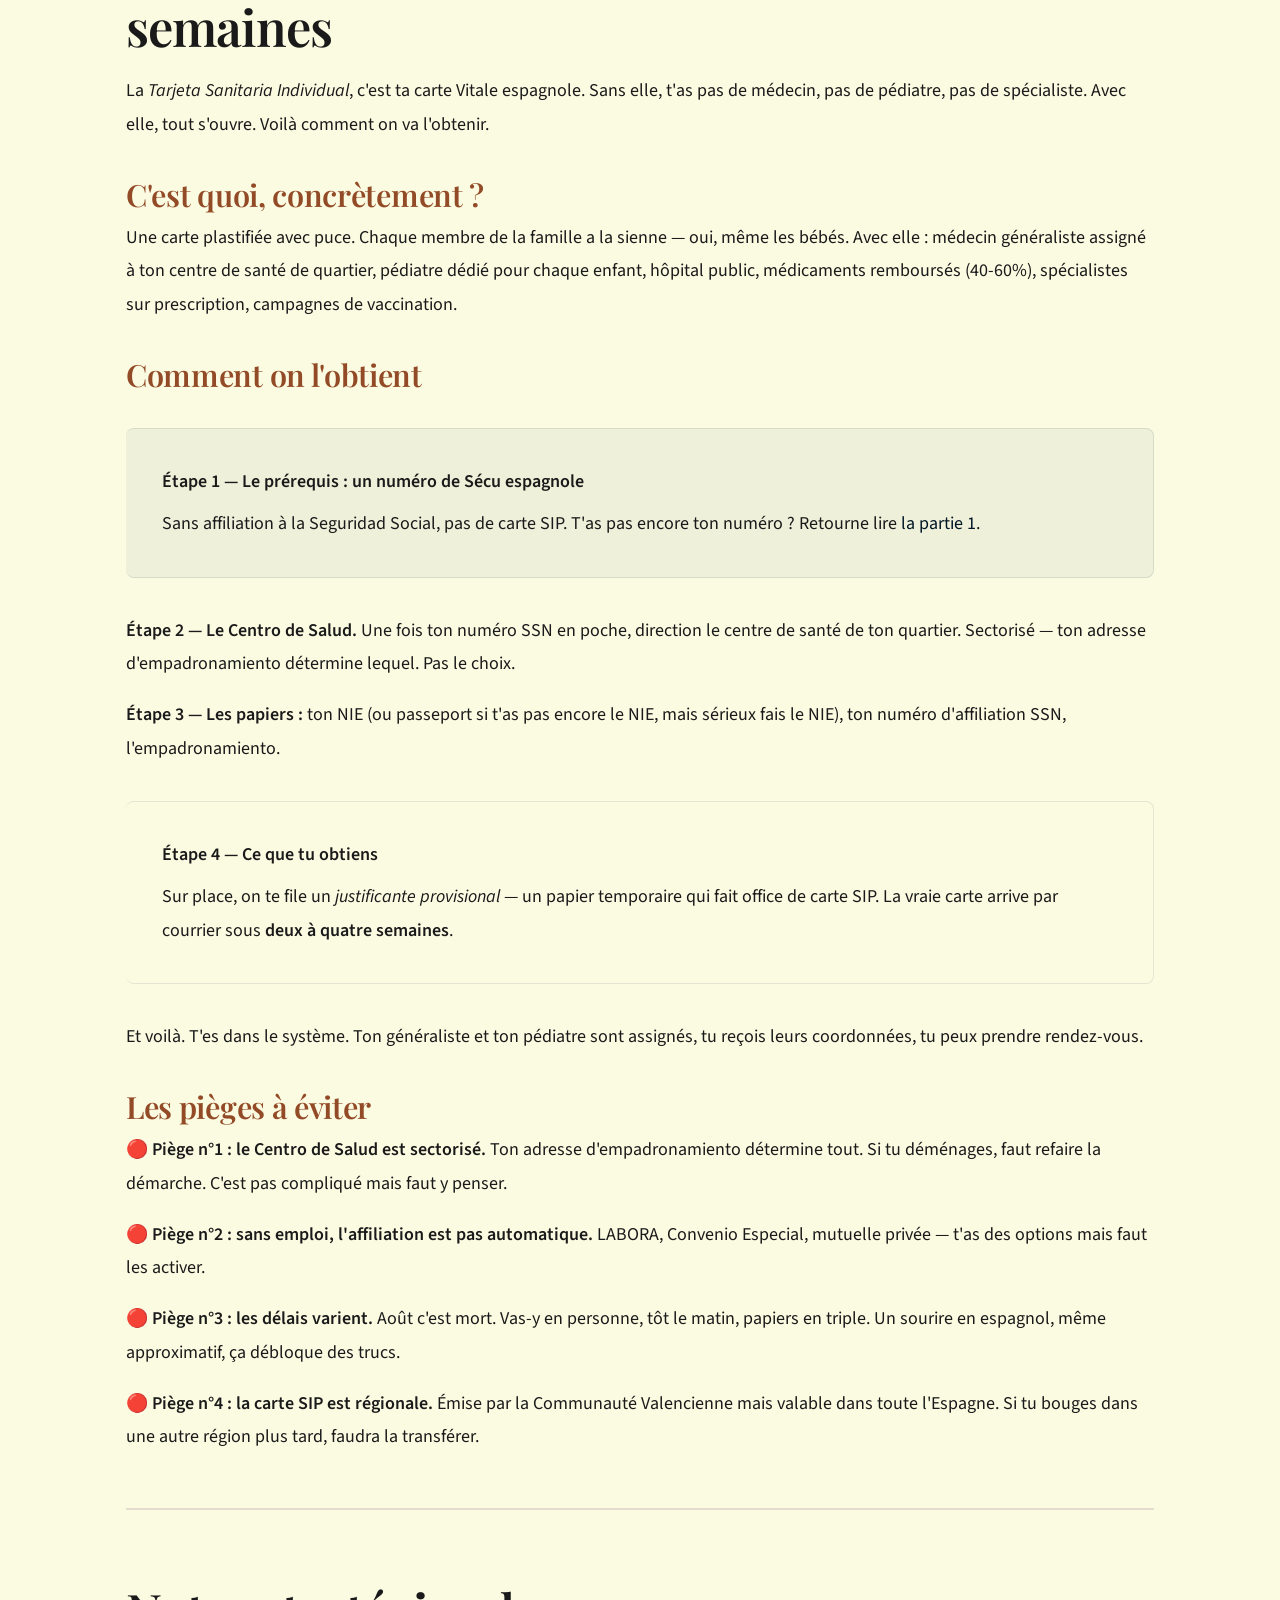
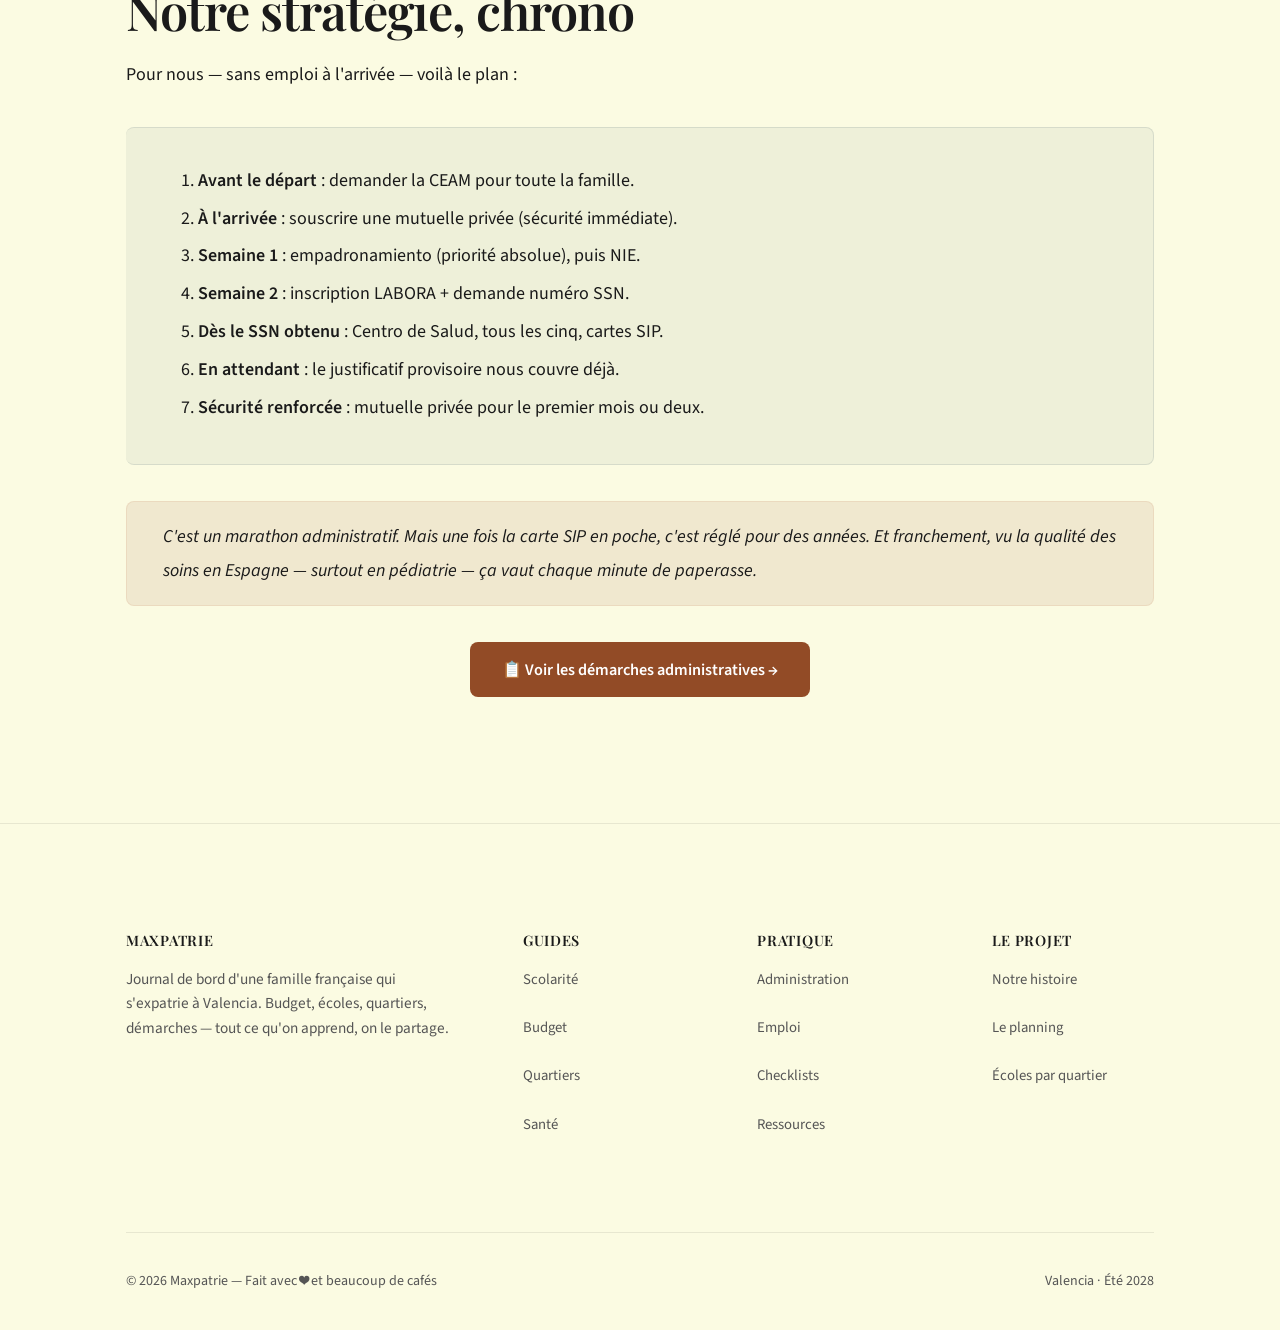
<file: pages/sante.html>
<!DOCTYPE html>
<html lang="fr">
<head>
  <meta charset="UTF-8">
  <meta name="viewport" content="width=device-width, initial-scale=1.0">
  <title>Santé & Sécurité Sociale en Espagne | Maxpatrie</title>
  <meta name="description" content="Comment se faire soigner à Valencia quand on arrive sans emploi : Sécu espagnole, carte SIP, CEAM, mutuelles privées. Guide complet pour une famille expatriée.">
  <meta name="keywords" content="santé Espagne, sécurité sociale espagnole, carte SIP Valencia, CEAM, mutuelle expatrié, Seguridad Social, soins Valencia">
  <link rel="canonical" href="https://maxpatrie.fr/pages/sante.html">
  <meta property="og:title" content="Santé & Sécurité Sociale en Espagne | Maxpatrie">
  <meta property="og:description" content="Comment se faire soigner à Valencia : Sécu espagnole, carte SIP, CEAM, mutuelles. Le guide complet.">
  <meta property="og:type" content="article">
  <meta property="og:locale" content="fr_FR">
  <link rel="stylesheet" href="../css/style.css">
</head>
<body>

  <!-- ===== NAVIGATION ===== -->
  <nav class="navbar" role="navigation">
    <div class="container">
      <a href="/" class="nav-logo">
        <span class="emoji">🇪🇸</span> Maxpatrie
      </a>
      <button class="nav-toggle" aria-label="Menu">
        <span></span><span></span><span></span>
      </button>
      <ul class="nav-links">
        <li><a href="/#histoire">Notre histoire</a></li>
        <li><a href="/#timeline">Le plan</a></li>
        <li><a href="/#budget">Budget</a></li>
        <li><a href="/#quartiers">Quartiers</a></li>
        <li><a href="/#guide">Guide complet</a></li>
        <li><a href="/#guide" class="nav-cta">Explorer ▼</a></li>
      </ul>
    </div>
  </nav>
  <div class="nav-overlay"></div>

  <!-- ===== CONTENT HEADER ===== -->
  <header class="content-header">
    <div class="container">
      <div class="section-header">
        <span class="badge">🏥 Santé</span>
        <h1>La Sécu espagnole : t'arrives sans boulot, t'es pas foutu</h1>
        <p>La protection sociale, c'est le truc qui m'a le plus pris la tête. En France, tu bosses, t'es couvert, basta. En Espagne, c'est pas automatique. Mais c'est pas insurmontable non plus. Je t'explique tout, étape par étape.</p>
      </div>
    </div>
  </header>

  <!-- ===== MAIN CONTENT ===== -->
  <main class="section content-body">
    <div class="container">

      <!-- ==================== PARTIE 1 : SÉCURITÉ SOCIALE ==================== -->
      <section id="securite-sociale">
        <h2>Partie 1 — La Sécu espagnole, décryptée</h2>

        <h3>C'est quoi la Seguridad Social ?</h3>
        <p>Le système public qui couvre la santé (médecin, hôpital, médocs), la retraite, le chômage, les accidents du taf. L'organisme qui gère les affiliations s'appelle la <strong>Tesorería General de la Seguridad Social</strong> (TGSS). C'est eux qui te filent un <em>número de afiliación</em> — sans lequel t'as pas de carte santé.</p>
        <p>Et c'est là que ça coince quand t'arrives sans emploi : l'affiliation tombe pas du ciel. Faut la demander. T'as trois chemins possibles.</p>

        <h3>Trois voies pour avoir ton numéro de Sécu</h3>

        <div class="highlight-box">
          <p style="margin-bottom:0.5rem;"><strong>✅ Voie 1 — T'as un contrat de travail</strong></p>
          <p style="margin-bottom:0;">Le parcours royal. Ton employeur t'affilie en quelques jours, tu reçois ton numéro, tu fonces au centre de santé du quartier pour la carte SIP. Propre, rapide, efficace.</p>
        </div>

        <div class="highlight-box" style="border-left-color: var(--golden); background: #faf6f0; margin-top:1rem;">
          <p style="margin-bottom:0.5rem;"><strong>🔄 Voie 2 — Demandeur d'emploi via LABORA</strong></p>
          <p style="margin-bottom:0;">Inscris-toi au LABORA — le Pôle Emploi valencien. Sous conditions (résidence en Espagne, ressources suffisantes, ou cotisations dans un pays de l'UE), t'as droit à la couverture santé. Tes cotisations françaises comptent, merci la convention bilatérale. Délai : un à trois mois. Pas fulgurant, mais ça marche.</p>
        </div>

        <div class="highlight-box" style="border-left-color: var(--terracotta); background: var(--terracotta-light); margin-top:1rem;">
          <p style="margin-bottom:0.5rem;"><strong>💶 Voie 3 — Convenio Especial (cotisation volontaire)</strong></p>
          <p style="margin-bottom:0;">Ni emploi, ni LABORA ? Il te reste le Convenio Especial. Tu paies une cotisation mensuelle — 60 à 157 € selon ta situation — et t'es couvert comme un affilié normal. Parfait pour la transition : tu t'en sers le temps de trouver un taf, puis l'employeur prend le relais.</p>
        </div>

        <h3>Notre plan à nous (sans contrat à l'arrivée)</h3>
        <ol>
          <li>Obtenir le <strong>NIE</strong> pour toute la famille — la base de tout, vraiment.</li>
          <li>S'inscrire au <strong>LABORA</strong> comme demandeur d'emploi. Ça déclenche la possibilité d'affiliation.</li>
          <li>Si le LABORA traîne, on active le <strong>Convenio Especial</strong> (~100 €/mois) pour être couverts rapidement.</li>
          <li>En parallèle, on demande la <strong>Carte Européenne d'Assurance Maladie</strong> avant de quitter la France.</li>
        </ol>

        <h3>La CEAM : ton filet de sécurité français</h3>
        <p>La CEAM, c'est la carte qui prouve que t'es couvert par la Sécu française. Elle te donne droit aux soins <strong>médicalement nécessaires</strong> en Espagne — urgences, soins imprévus. Valable jusqu'à 2 ans. Gratuite, se fait en ligne sur Ameli.</p>
        <p>Mais attention : la CEAM, c'est <strong>PAS une carte Vitale espagnole</strong>. Elle couvre pas le suivi régulier — pas de pédiatre pour les enfants, pas de médecin traitant, pas de spécialistes. Pour ça, il te faut ABSOLUMENT la carte SIP.</p>
        <blockquote>
          <strong>💡 Mon conseil :</strong> demande la CEAM pour toute la famille avant le départ. Si ton gamin fait une otite le premier mois, t'es couvert. Une fois la carte SIP en poche, tu bascules sur le système espagnol.
        </blockquote>

        <h3>La convention France-Espagne, la bonne surprise</h3>
        <p>Y'a une convention bilatérale bien fichue : tes périodes de cotisation en France et en Espagne <strong>se cumulent</strong>. Tes 10 ans de taf en France comptent pour tes droits espagnols. Les soins sont remboursés au tarif espagnol (40 à 60% selon le médicament). Et la CEAM couvre toute la famille.</p>
        <p>Bref, t'es pas un extraterrestre. T'as des droits. La France les a négociés pour toi.</p>

        <h3>Et la mutuelle privée ?</h3>
        <p>Beaucoup d'expats en prennent une en arrivant, le temps que le public se mette en place. On va faire pareil. Les trois gros : <strong>Sanitas</strong> (le leader), <strong>Adeslas</strong> (bonne couverture), <strong>Asisa</strong> (souvent moins cher). Pour une famille de 5, compte <strong>150 à 250 € par mois</strong>. C'est temporaire — tu résilies quand t'as la carte SIP.</p>
        <blockquote>
          <strong>⚠️ Vérifie bien :</strong> que ta mutuelle couvre les enfants ET la pédiatrie. Certaines formules de base sont limitées là-dessus.
        </blockquote>
      </section>

      <hr style="border: none; border-top: 2px solid var(--sand-dark); margin: 3rem 0;">

      <!-- ==================== PARTIE 2 : CARTE SIP ==================== -->
      <section id="carte-sip">
        <h2>Partie 2 — La carte SIP : le graal des premières semaines</h2>

        <p>La <em>Tarjeta Sanitaria Individual</em>, c'est ta carte Vitale espagnole. Sans elle, t'as pas de médecin, pas de pédiatre, pas de spécialiste. Avec elle, tout s'ouvre. Voilà comment on va l'obtenir.</p>

        <h3>C'est quoi, concrètement ?</h3>
        <p>Une carte plastifiée avec puce. Chaque membre de la famille a la sienne — oui, même les bébés. Avec elle : médecin généraliste assigné à ton centre de santé de quartier, pédiatre dédié pour chaque enfant, hôpital public, médicaments remboursés (40-60%), spécialistes sur prescription, campagnes de vaccination.</p>

        <h3>Comment on l'obtient</h3>

        <div class="highlight-box">
          <p style="margin-bottom:0.5rem;"><strong>Étape 1 — Le prérequis : un numéro de Sécu espagnole</strong></p>
          <p style="margin-bottom:0;">Sans affiliation à la Seguridad Social, pas de carte SIP. T'as pas encore ton numéro ? Retourne lire <a href="#securite-sociale">la partie 1</a>.</p>
        </div>

        <p style="margin-top:1rem;"><strong>Étape 2 — Le Centro de Salud.</strong> Une fois ton numéro SSN en poche, direction le centre de santé de ton quartier. Sectorisé — ton adresse d'empadronamiento détermine lequel. Pas le choix.</p>

        <p><strong>Étape 3 — Les papiers :</strong> ton NIE (ou passeport si t'as pas encore le NIE, mais sérieux fais le NIE), ton numéro d'affiliation SSN, l'empadronamiento.</p>

        <div class="highlight-box" style="border-left-color: var(--olive); background: var(--olive-light);">
          <p style="margin-bottom:0.5rem;"><strong>Étape 4 — Ce que tu obtiens</strong></p>
          <p style="margin-bottom:0;">Sur place, on te file un <em>justificante provisional</em> — un papier temporaire qui fait office de carte SIP. La vraie carte arrive par courrier sous <strong>deux à quatre semaines</strong>.</p>
        </div>

        <p style="margin-top:1rem;">Et voilà. T'es dans le système. Ton généraliste et ton pédiatre sont assignés, tu reçois leurs coordonnées, tu peux prendre rendez-vous.</p>

        <h3>Les pièges à éviter</h3>
        <p><strong>🔴 Piège n°1 : le Centro de Salud est sectorisé.</strong> Ton adresse d'empadronamiento détermine tout. Si tu déménages, faut refaire la démarche. C'est pas compliqué mais faut y penser.</p>
        <p><strong>🔴 Piège n°2 : sans emploi, l'affiliation est pas automatique.</strong> LABORA, Convenio Especial, mutuelle privée — t'as des options mais faut les activer.</p>
        <p><strong>🔴 Piège n°3 : les délais varient.</strong> Août c'est mort. Vas-y en personne, tôt le matin, papiers en triple. Un sourire en espagnol, même approximatif, ça débloque des trucs.</p>
        <p><strong>🔴 Piège n°4 : la carte SIP est régionale.</strong> Émise par la Communauté Valencienne mais valable dans toute l'Espagne. Si tu bouges dans une autre région plus tard, faudra la transférer.</p>
      </section>

      <hr style="border: none; border-top: 2px solid var(--sand-dark); margin: 3rem 0;">

      <!-- ==================== STRATÉGIE ==================== -->
      <section id="strategie">
        <h2>Notre stratégie, chrono</h2>
        <p>Pour nous — sans emploi à l'arrivée — voilà le plan :</p>

        <div class="highlight-box" style="border-left-color: var(--med-blue);">
          <ol style="margin-bottom:0;">
            <li><strong>Avant le départ</strong> : demander la CEAM pour toute la famille.</li>
            <li><strong>À l'arrivée</strong> : souscrire une mutuelle privée (sécurité immédiate).</li>
            <li><strong>Semaine 1</strong> : empadronamiento (priorité absolue), puis NIE.</li>
            <li><strong>Semaine 2</strong> : inscription LABORA + demande numéro SSN.</li>
            <li><strong>Dès le SSN obtenu</strong> : Centro de Salud, tous les cinq, cartes SIP.</li>
            <li><strong>En attendant</strong> : le justificatif provisoire nous couvre déjà.</li>
            <li><strong>Sécurité renforcée</strong> : mutuelle privée pour le premier mois ou deux.</li>
          </ol>
        </div>

        <blockquote>
          C'est un marathon administratif. Mais une fois la carte SIP en poche, c'est réglé pour des années. Et franchement, vu la qualité des soins en Espagne — surtout en pédiatrie — ça vaut chaque minute de paperasse.
        </blockquote>

        <p style="text-align:center;margin-top:2rem;">
          <a href="administration.html" class="btn btn-primary">📋 Voir les démarches administratives →</a>
        </p>
      </section>

    </div>
  </main>

  <!-- ===== FOOTER ===== -->
  <footer class="footer">
    <div class="container">
      <div class="footer-grid">
        <div>
          <h4>Maxpatrie</h4>
          <p style="font-size: 0.85rem; line-height: 1.6;">
            Journal de bord d'une famille française qui s'expatrie à Valencia. 
            Budget, écoles, quartiers, démarches — tout ce qu'on apprend, on le partage.
          </p>
        </div>
        <div>
          <h4>Guides</h4>
          <p><a href="scolarite.html">Scolarité</a></p>
          <p><a href="budget.html">Budget</a></p>
          <p><a href="quartiers.html">Quartiers</a></p>
          <p><a href="sante.html">Santé</a></p>
        </div>
        <div>
          <h4>Pratique</h4>
          <p><a href="administration.html">Administration</a></p>
          <p><a href="emploi.html">Emploi</a></p>
          <p><a href="checklists.html">Checklists</a></p>
          <p><a href="ressources.html">Ressources</a></p>
        </div>
        <div>
          <h4>Le projet</h4>
          <p><a href="/#histoire">Notre histoire</a></p>
          <p><a href="/#timeline">Le planning</a></p>
          <p><a href="ecoles.html">Écoles par quartier</a></p>
        </div>
      </div>
      <div class="footer-bottom">
        <span>© 2026 Maxpatrie — Fait avec ❤️ et beaucoup de cafés</span>
        <span>Valencia · Été 2028</span>
      </div>
    </div>
  </footer>

  <script src="../js/main.js"></script>
</body>
</html>
</file>
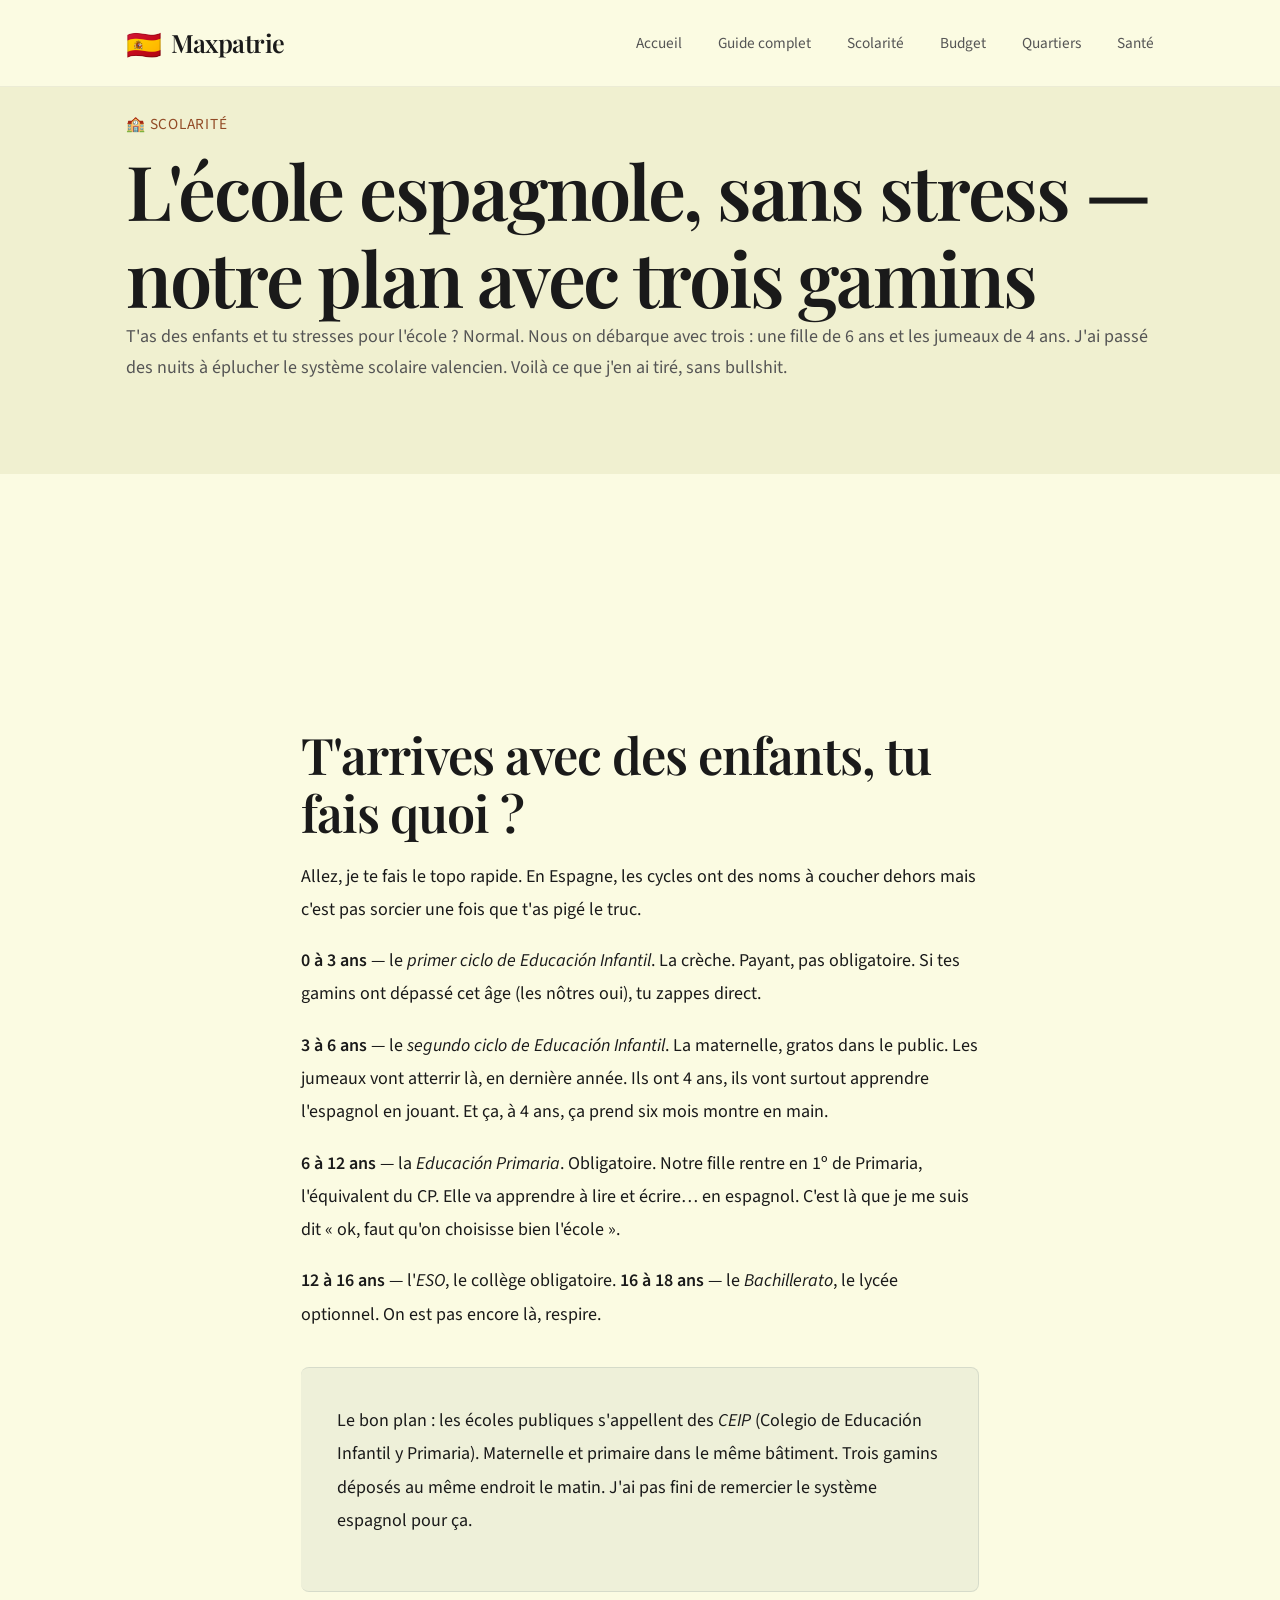
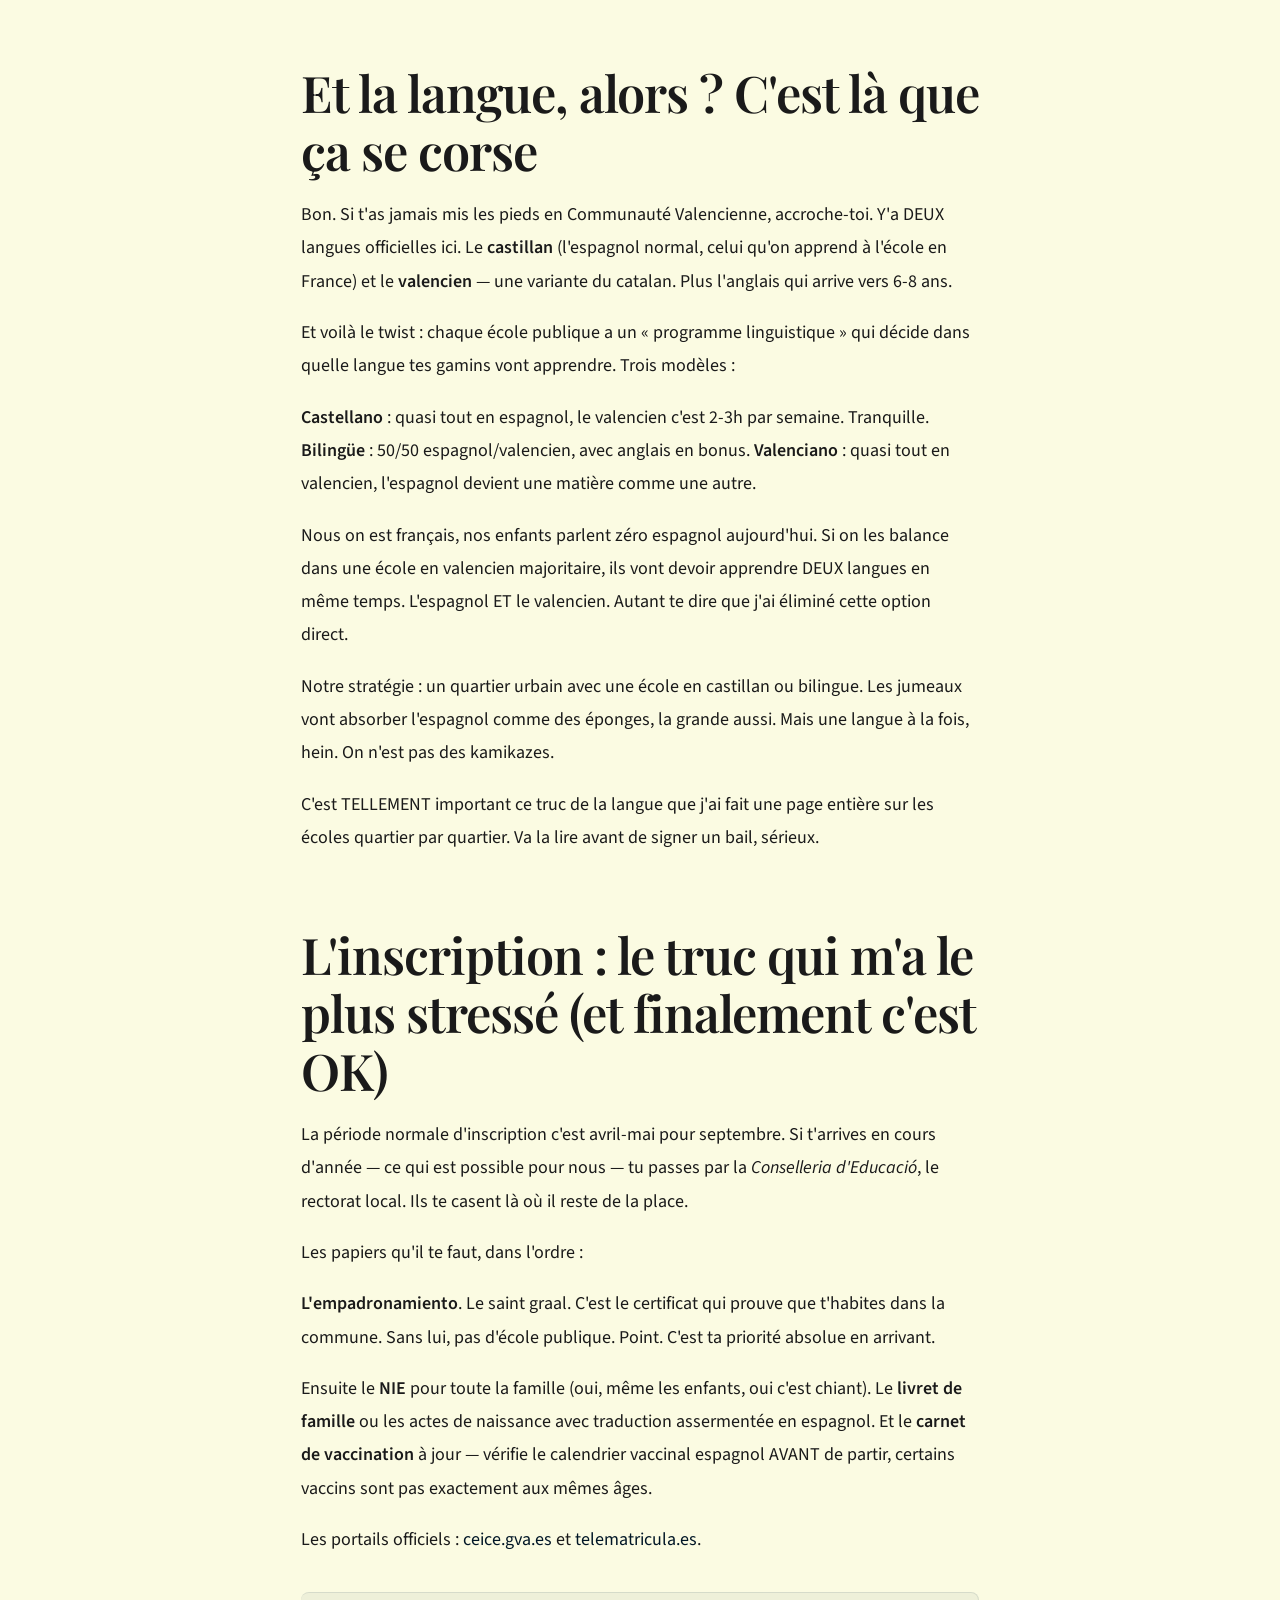
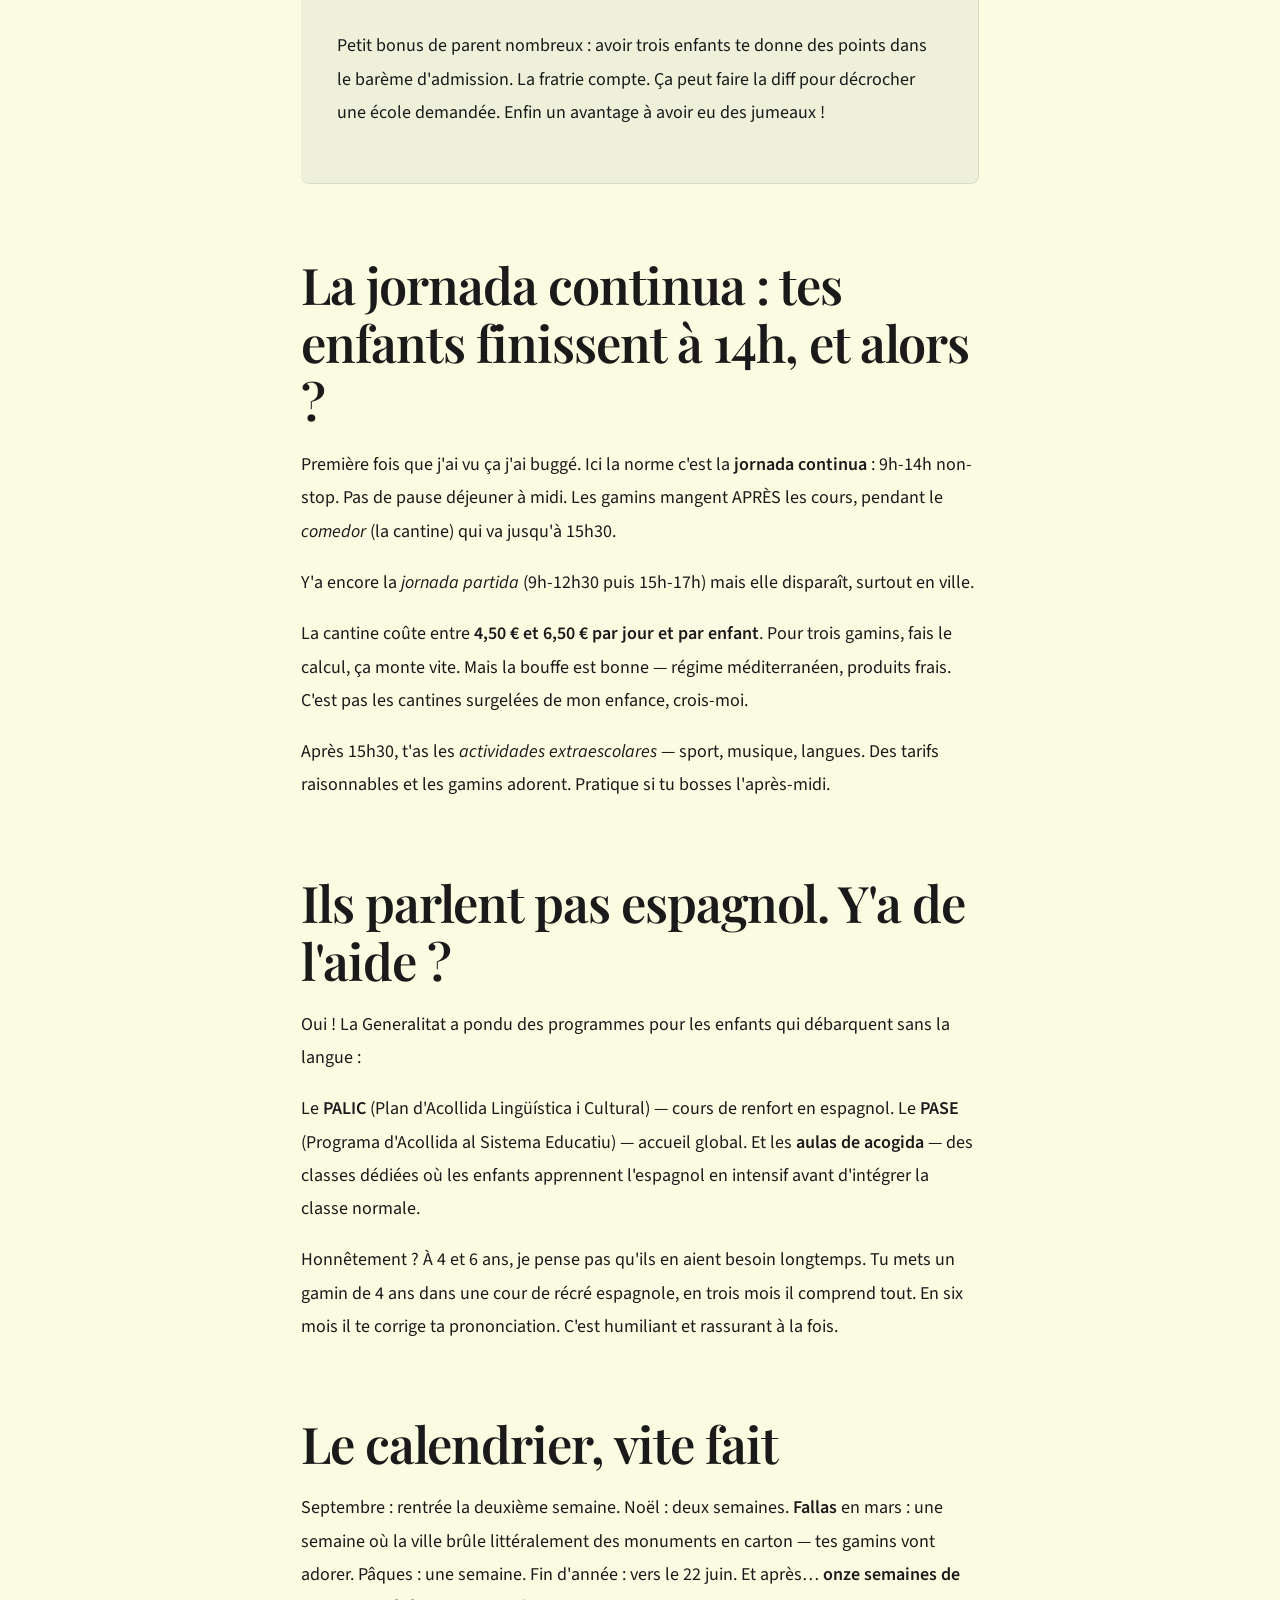
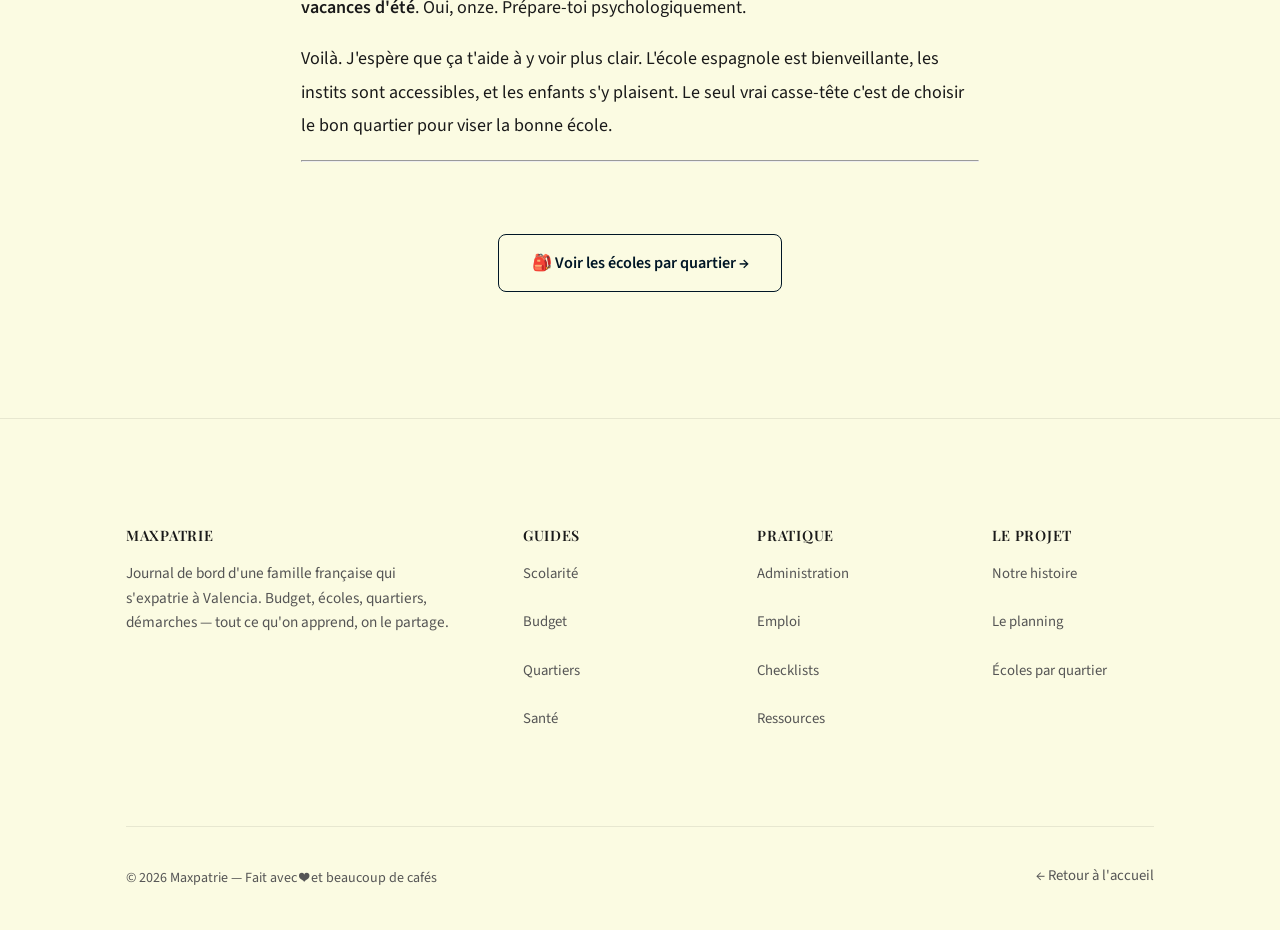
<file: pages/scolarite.html>
<!DOCTYPE html>
<html lang="fr">
<head>
  <meta charset="UTF-8">
  <meta name="viewport" content="width=device-width, initial-scale=1.0">
  <title>Scolarité — Maxpatrie</title>
  <meta name="description" content="Le système scolaire espagnol décrypté pour une famille française : cycles, inscriptions, langues (castillan vs valencien), horaires, programmes d'intégration et calendrier.">
  <meta name="keywords" content="scolarité Espagne, système scolaire espagnol, Valencia école, CEIP, inscription école Espagne, valencien, castillan, PALIC, PASE">
  <link rel="canonical" href="https://maxpatrie.fr/pages/scolarite.html">

  <!-- Open Graph -->
  <meta property="og:title" content="Le système scolaire espagnol — Maxpatrie">
  <meta property="og:description" content="Tout ce qu'il faut savoir sur l'école en Espagne quand on arrive de France avec des enfants : cycles, langues, inscriptions, cantine.">
  <meta property="og:type" content="article">
  <meta property="og:locale" content="fr_FR">

  <link rel="stylesheet" href="../css/style.css">
</head>
<body>

  <!-- ===== NAVIGATION ===== -->
  <nav class="navbar" role="navigation">
    <div class="container">
      <a href="/" class="nav-logo">
        <span class="emoji">🇪🇸</span> Maxpatrie
      </a>
      <button class="nav-toggle" aria-label="Menu">
        <span></span><span></span><span></span>
      </button>
      <ul class="nav-links">
        <li><a href="/">Accueil</a></li>
        <li><a href="/#guide">Guide complet</a></li>
        <li><a href="/pages/scolarite.html">Scolarité</a></li>
        <li><a href="/pages/budget.html">Budget</a></li>
        <li><a href="/pages/quartiers.html">Quartiers</a></li>
        <li><a href="/pages/sante.html">Santé</a></li>
      </ul>
    </div>
  </nav>
  <div class="nav-overlay"></div>

  <!-- ===== CONTENT HEADER ===== -->
  <header class="content-header">
    <div class="container">
      <span class="badge">🏫 Scolarité</span>
      <h1>L'école espagnole, sans stress — notre plan avec trois gamins</h1>
      <p>T'as des enfants et tu stresses pour l'école ? Normal. Nous on débarque avec trois : une fille de 6 ans et les jumeaux de 4 ans. J'ai passé des nuits à éplucher le système scolaire valencien. Voilà ce que j'en ai tiré, sans bullshit.</p>
    </div>
  </header>

  <!-- ===== CONTENT BODY ===== -->
  <section class="section">
    <div class="container-narrow">
      <div class="content-body">

        <h2>T'arrives avec des enfants, tu fais quoi ?</h2>

        <p>Allez, je te fais le topo rapide. En Espagne, les cycles ont des noms à coucher dehors mais c'est pas sorcier une fois que t'as pigé le truc.</p>

        <p><strong>0 à 3 ans</strong> — le <em>primer ciclo de Educación Infantil</em>. La crèche. Payant, pas obligatoire. Si tes gamins ont dépassé cet âge (les nôtres oui), tu zappes direct.</p>

        <p><strong>3 à 6 ans</strong> — le <em>segundo ciclo de Educación Infantil</em>. La maternelle, gratos dans le public. Les jumeaux vont atterrir là, en dernière année. Ils ont 4 ans, ils vont surtout apprendre l'espagnol en jouant. Et ça, à 4 ans, ça prend six mois montre en main.</p>

        <p><strong>6 à 12 ans</strong> — la <em>Educación Primaria</em>. Obligatoire. Notre fille rentre en 1º de Primaria, l'équivalent du CP. Elle va apprendre à lire et écrire… en espagnol. C'est là que je me suis dit « ok, faut qu'on choisisse bien l'école ».</p>

        <p><strong>12 à 16 ans</strong> — l'<em>ESO</em>, le collège obligatoire. <strong>16 à 18 ans</strong> — le <em>Bachillerato</em>, le lycée optionnel. On est pas encore là, respire.</p>

        <div class="highlight-box">
          <p>Le bon plan : les écoles publiques s'appellent des <em>CEIP</em> (Colegio de Educación Infantil y Primaria). Maternelle et primaire dans le même bâtiment. Trois gamins déposés au même endroit le matin. J'ai pas fini de remercier le système espagnol pour ça.</p>
        </div>

        <h2>Et la langue, alors ? C'est là que ça se corse</h2>

        <p>Bon. Si t'as jamais mis les pieds en Communauté Valencienne, accroche-toi. Y'a DEUX langues officielles ici. Le <strong>castillan</strong> (l'espagnol normal, celui qu'on apprend à l'école en France) et le <strong>valencien</strong> — une variante du catalan. Plus l'anglais qui arrive vers 6-8 ans.</p>

        <p>Et voilà le twist : chaque école publique a un « programme linguistique » qui décide dans quelle langue tes gamins vont apprendre. Trois modèles :</p>

        <p><strong>Castellano</strong> : quasi tout en espagnol, le valencien c'est 2-3h par semaine. Tranquille. <strong>Bilingüe</strong> : 50/50 espagnol/valencien, avec anglais en bonus. <strong>Valenciano</strong> : quasi tout en valencien, l'espagnol devient une matière comme une autre.</p>

        <p>Nous on est français, nos enfants parlent zéro espagnol aujourd'hui. Si on les balance dans une école en valencien majoritaire, ils vont devoir apprendre DEUX langues en même temps. L'espagnol ET le valencien. Autant te dire que j'ai éliminé cette option direct.</p>

        <p>Notre stratégie : un quartier urbain avec une école en castillan ou bilingue. Les jumeaux vont absorber l'espagnol comme des éponges, la grande aussi. Mais une langue à la fois, hein. On n'est pas des kamikazes.</p>

        <p>C'est TELLEMENT important ce truc de la langue que j'ai fait une page entière sur les écoles quartier par quartier. Va la lire avant de signer un bail, sérieux.</p>

        <h2>L'inscription : le truc qui m'a le plus stressé (et finalement c'est OK)</h2>

        <p>La période normale d'inscription c'est avril-mai pour septembre. Si t'arrives en cours d'année — ce qui est possible pour nous — tu passes par la <em>Conselleria d'Educació</em>, le rectorat local. Ils te casent là où il reste de la place.</p>

        <p>Les papiers qu'il te faut, dans l'ordre :</p>

        <p><strong>L'empadronamiento</strong>. Le saint graal. C'est le certificat qui prouve que t'habites dans la commune. Sans lui, pas d'école publique. Point. C'est ta priorité absolue en arrivant.</p>

        <p>Ensuite le <strong>NIE</strong> pour toute la famille (oui, même les enfants, oui c'est chiant). Le <strong>livret de famille</strong> ou les actes de naissance avec traduction assermentée en espagnol. Et le <strong>carnet de vaccination</strong> à jour — vérifie le calendrier vaccinal espagnol AVANT de partir, certains vaccins sont pas exactement aux mêmes âges.</p>

        <p>Les portails officiels : <a href="https://ceice.gva.es" target="_blank" rel="noopener">ceice.gva.es</a> et <a href="https://telematricula.es" target="_blank" rel="noopener">telematricula.es</a>.</p>

        <div class="highlight-box">
          <p>Petit bonus de parent nombreux : avoir trois enfants te donne des points dans le barème d'admission. La fratrie compte. Ça peut faire la diff pour décrocher une école demandée. Enfin un avantage à avoir eu des jumeaux !</p>
        </div>

        <h2>La jornada continua : tes enfants finissent à 14h, et alors ?</h2>

        <p>Première fois que j'ai vu ça j'ai buggé. Ici la norme c'est la <strong>jornada continua</strong> : 9h-14h non-stop. Pas de pause déjeuner à midi. Les gamins mangent APRÈS les cours, pendant le <em>comedor</em> (la cantine) qui va jusqu'à 15h30.</p>

        <p>Y'a encore la <em>jornada partida</em> (9h-12h30 puis 15h-17h) mais elle disparaît, surtout en ville.</p>

        <p>La cantine coûte entre <strong>4,50 € et 6,50 € par jour et par enfant</strong>. Pour trois gamins, fais le calcul, ça monte vite. Mais la bouffe est bonne — régime méditerranéen, produits frais. C'est pas les cantines surgelées de mon enfance, crois-moi.</p>

        <p>Après 15h30, t'as les <em>actividades extraescolares</em> — sport, musique, langues. Des tarifs raisonnables et les gamins adorent. Pratique si tu bosses l'après-midi.</p>

        <h2>Ils parlent pas espagnol. Y'a de l'aide ?</h2>

        <p>Oui ! La Generalitat a pondu des programmes pour les enfants qui débarquent sans la langue :</p>

        <p>Le <strong>PALIC</strong> (Plan d'Acollida Lingüística i Cultural) — cours de renfort en espagnol. Le <strong>PASE</strong> (Programa d'Acollida al Sistema Educatiu) — accueil global. Et les <strong>aulas de acogida</strong> — des classes dédiées où les enfants apprennent l'espagnol en intensif avant d'intégrer la classe normale.</p>

        <p>Honnêtement ? À 4 et 6 ans, je pense pas qu'ils en aient besoin longtemps. Tu mets un gamin de 4 ans dans une cour de récré espagnole, en trois mois il comprend tout. En six mois il te corrige ta prononciation. C'est humiliant et rassurant à la fois.</p>

        <h2>Le calendrier, vite fait</h2>

        <p>Septembre : rentrée la deuxième semaine. Noël : deux semaines. <strong>Fallas</strong> en mars : une semaine où la ville brûle littéralement des monuments en carton — tes gamins vont adorer. Pâques : une semaine. Fin d'année : vers le 22 juin. Et après… <strong>onze semaines de vacances d'été</strong>. Oui, onze. Prépare-toi psychologiquement.</p>

        <p>Voilà. J'espère que ça t'aide à y voir plus clair. L'école espagnole est bienveillante, les instits sont accessibles, et les enfants s'y plaisent. Le seul vrai casse-tête c'est de choisir le bon quartier pour viser la bonne école.</p>

        <hr>

        <p style="text-align: center; margin-top: var(--space-xl);">
          <a href="/pages/ecoles.html" class="btn btn-outline">🎒 Voir les écoles par quartier →</a>
        </p>

      </div>
    </div>
  </section>

  <!-- ===== FOOTER ===== -->
  <footer class="footer">
    <div class="container">
      <div class="footer-grid">
        <div>
          <h4>Maxpatrie</h4>
          <p style="font-size: 0.85rem; line-height: 1.6;">
            Journal de bord d'une famille française qui s'expatrie à Valencia.
            Budget, écoles, quartiers, démarches — tout ce qu'on apprend, on le partage.
          </p>
        </div>
        <div>
          <h4>Guides</h4>
          <p><a href="/pages/scolarite.html">Scolarité</a></p>
          <p><a href="/pages/budget.html">Budget</a></p>
          <p><a href="/pages/quartiers.html">Quartiers</a></p>
          <p><a href="/pages/sante.html">Santé</a></p>
        </div>
        <div>
          <h4>Pratique</h4>
          <p><a href="/pages/administration.html">Administration</a></p>
          <p><a href="/pages/emploi.html">Emploi</a></p>
          <p><a href="/pages/checklists.html">Checklists</a></p>
          <p><a href="/pages/ressources.html">Ressources</a></p>
        </div>
        <div>
          <h4>Le projet</h4>
          <p><a href="/#histoire">Notre histoire</a></p>
          <p><a href="/#timeline">Le planning</a></p>
          <p><a href="/pages/ecoles.html">Écoles par quartier</a></p>
        </div>
      </div>
      <div class="footer-bottom">
        <span>© 2026 Maxpatrie — Fait avec ❤️ et beaucoup de cafés</span>
        <span><a href="/">← Retour à l'accueil</a></span>
      </div>
    </div>
  </footer>

  <script src="../js/main.js"></script>
</body>
</html>
</file>
<file: css/style.css>
/* =============================================
   MAXPATRIE — Design Stitch by Florian
   Palette : Warm Beige / Terracotta / Deep Navy
   Typo  : Playfair Display (headings) + Source Sans 3 (body)
   ============================================= */

/* --- Google Fonts --- */
@import url('https://fonts.googleapis.com/css2?family=Playfair+Display:ital,wght@0,400;0,600;0,700;1,400&family=Source+Sans+3:ital,wght@0,300;0,400;0,600;0,700;1,400&display=swap');

/* =============================================
   CSS VARIABLES — Stitch Palette Exact
   ============================================= */
:root {
  /* === Fond principal — Beige (Stitch exact) === */
  --bg-beige:           #fbfbe2;
  --bg-beige-light:     #fdfded;
  --bg-beige-dark:      #f0f0d0;

  /* === Surfaces === */
  --bg-white:           #ffffff;
  --bg-card:            #ffffff;

  /* === Navy — Accents & headers intérieurs === */
  --navy:               #001626;
  --navy-dark:          #000d14;
  --navy-light:         #002644;

  /* === Terracotta — CTA, liens, accents === */
  --terracotta:         #924b26;
  --terracotta-dark:    #6e381c;
  --terracotta-light:   #f5e1d8;
  --terracotta-ghost:   rgba(146, 75, 38, 0.10);

  /* === Texte === */
  --text:               #1a1a1a;
  --text-light:         #555555;
  --text-muted:         #777777;

  /* === Legacy aliases — pour compatibilité HTML inline styles === */
  --cream:              var(--bg-beige);
  --cream-light:        var(--bg-beige-light);
  --cream-dark:         var(--bg-beige-dark);
  --saffron:            var(--terracotta);
  --saffron-dark:       var(--terracotta-dark);
  --saffron-light:      var(--terracotta-light);
  --saffron-ghost:      var(--terracotta-ghost);
  --spain-red:          var(--terracotta);
  --spain-red-dark:     var(--terracotta-dark);
  --spain-red-ghost:    var(--terracotta-ghost);
  --med-blue:           var(--navy);
  --med-blue-dark:      var(--navy);
  --med-blue-deep:      var(--navy-dark);
  --med-blue-ghost:     rgba(0, 22, 38, 0.07);
  --slate:              var(--navy);
  --slate-deep:         var(--navy-dark);
  --slate-light:        var(--navy-light);
  --slate-surface:      #0a3550;
  --accent:             var(--terracotta);
  --accent-dark:        var(--terracotta-dark);
  --accent-light:       var(--terracotta-ghost);
  --golden:             var(--terracotta);
  --golden-dark:        var(--terracotta-dark);
  --charcoal:           var(--text);
  --charcoal-light:     var(--text-light);
  --red-soft:           var(--terracotta);
  --white:              #ffffff;
  --red:                var(--terracotta);

  /* === Surfaces utilitaires === */
  --bg-main:            var(--bg-beige);
  --surface:            var(--bg-beige-dark);
  --surface-alt:        #f0ede6;
  --sand:               #f0ede6;
  --sand-dark:          #e4dbcf;
  --card-bg:            var(--bg-white);
  --section-alt:        #f0ede6;

  /* === Typographie === */
  --font-heading: 'Playfair Display', 'Georgia', 'Times New Roman', serif;
  --font-body:    'Source Sans 3', 'Inter', -apple-system, BlinkMacSystemFont, 'Segoe UI', sans-serif;
  --font-mono:    'SF Mono', 'Fira Code', 'Cousine', monospace;

  /* === Espacements === */
  --space-xs:  0.25rem;
  --space-sm:  0.5rem;
  --space-md:  1rem;
  --space-lg:  2rem;
  --space-xl:  4rem;
  --space-2xl: 6rem;
  --max-width:        1100px;
  --max-width-narrow: 750px;

  /* === Easing === */
  --ease-out: cubic-bezier(0.25, 1, 0.5, 1);

  /* === Transitions === */
  --transition-fast: 150ms var(--ease-out);
  --transition-base: 300ms var(--ease-out);
  --transition-slow: 500ms var(--ease-out);
}

/* =============================================
   RESET
   ============================================= */
*, *::before, *::after {
  box-sizing: border-box;
  margin: 0;
  padding: 0;
}

html {
  scroll-behavior: smooth;
  font-size: 18px;
  -webkit-font-smoothing: antialiased;
  -moz-osx-font-smoothing: grayscale;
}

body {
  font-family: var(--font-body);
  color: var(--text);
  background: var(--bg-beige);
  line-height: 1.75;
  overflow-x: hidden;
}

/* =============================================
   TYPOGRAPHIE
   ============================================= */
h1, h2, h3, h4, h5, h6 {
  font-family: var(--font-heading);
  font-weight: 600;
  line-height: 1.15;
  color: var(--text);
  letter-spacing: -0.02em;
}

h1 {
  font-size: clamp(2.4rem, 6vw, 4.2rem);
  letter-spacing: -0.03em;
}

h2 {
  font-size: clamp(1.8rem, 4vw, 2.8rem);
  letter-spacing: -0.02em;
}

h3 {
  font-size: clamp(1.3rem, 2.5vw, 1.7rem);
  letter-spacing: -0.01em;
}

h4 {
  font-size: 1rem;
  letter-spacing: 0;
  text-transform: none;
}

p {
  margin-bottom: var(--space-md);
}

a {
  color: var(--navy);
  text-decoration: none;
  transition: color var(--transition-fast);
}

a:hover {
  color: var(--navy-light);
}

strong {
  color: var(--text);
  font-weight: 600;
}

/* Labels — uppercase, letter-spacing (Stitch spec) */
label, .label, .badge {
  text-transform: uppercase;
  letter-spacing: 0.05em;
}

/* =============================================
   LAYOUT
   ============================================= */
.container {
  max-width: var(--max-width);
  margin: 0 auto;
  padding: 0 var(--space-lg);
}

.container-narrow {
  max-width: var(--max-width-narrow);
  margin: 0 auto;
  padding: 0 var(--space-lg);
}

.section {
  padding: var(--space-2xl) 0;
}

/* Alternance : fond légèrement contrasté */
.section-alt {
  background: var(--section-alt);
  color: var(--text);
}

.section-alt h1,
.section-alt h2,
.section-alt h3,
.section-alt h4 {
  color: var(--text);
}

.section-alt p {
  color: var(--text-light);
}

.section-alt strong {
  color: var(--text);
}

/* =============================================
   MOTIF AZULEJOS TEXTURE — CSS pur
   Fond géométrique répétable style carreaux
   ============================================= */
.azulejos-bg {
  background-color: var(--navy);
  background-image:
    repeating-linear-gradient(
      0deg,
      transparent,
      transparent 38px,
      rgba(255, 255, 255, 0.06) 38px,
      rgba(255, 255, 255, 0.06) 40px
    ),
    repeating-linear-gradient(
      90deg,
      transparent,
      transparent 38px,
      rgba(255, 255, 255, 0.06) 38px,
      rgba(255, 255, 255, 0.06) 40px
    ),
    repeating-conic-gradient(
      rgba(196, 115, 75, 0.12) 0% 12.5%,
      transparent 12.5% 25%
    ) 10px 10px,
    repeating-conic-gradient(
      rgba(196, 115, 75, 0.12) 0% 12.5%,
      transparent 12.5% 25%
    ) 10px 10px;
  background-size:
    40px 40px,
    40px 40px,
    80px 80px,
    80px 80px;
}

.azulejos-subtle {
  background-color: var(--navy-dark);
  background-image:
    repeating-linear-gradient(
      45deg,
      transparent,
      transparent 20px,
      rgba(255, 255, 255, 0.02) 20px,
      rgba(255, 255, 255, 0.02) 22px
    ),
    repeating-linear-gradient(
      -45deg,
      transparent,
      transparent 20px,
      rgba(196, 115, 75, 0.03) 20px,
      rgba(196, 115, 75, 0.03) 22px
    );
}

/* =============================================
   NAVBAR — Default: fond BEIGE, texte foncé (Home)
   ============================================= */
.navbar {
  position: fixed;
  top: 0;
  left: 0;
  right: 0;
  z-index: 1000;
  padding: var(--space-md) 0;
  background: var(--bg-beige);
  border-bottom: 1px solid rgba(0, 0, 0, 0.06);
  transition: all var(--transition-base);
}

.navbar.scrolled {
  background: rgba(251, 251, 226, 0.94);
  backdrop-filter: blur(20px);
  -webkit-backdrop-filter: blur(20px);
  padding: var(--space-sm) 0;
  border-bottom: 1px solid rgba(0, 0, 0, 0.08);
  box-shadow: 0 1px 8px rgba(0, 0, 0, 0.06);
}

.navbar .container {
  display: flex;
  justify-content: space-between;
  align-items: center;
}

/* --- Navbar Navy Variant — Pages intérieures (budget, etc.) --- */
.navbar.navbar-navy {
  background: var(--navy);
  border-bottom: 1px solid rgba(255, 255, 255, 0.10);
}

.navbar.navbar-navy.scrolled {
  background: rgba(0, 22, 38, 0.94);
  border-bottom: 1px solid rgba(255, 255, 255, 0.12);
  box-shadow: 0 1px 8px rgba(0, 0, 0, 0.20);
}

.navbar.navbar-navy .nav-logo {
  color: #ffffff;
}

.navbar.navbar-navy .nav-links a {
  color: rgba(255, 255, 255, 0.75);
}

.navbar.navbar-navy .nav-links a:hover {
  color: #ffffff;
}

.navbar.navbar-navy .nav-links a::after {
  background: var(--terracotta);
}

.navbar.navbar-navy .nav-cta {
  background: var(--terracotta);
  color: #ffffff !important;
}

.navbar.navbar-navy .nav-toggle span {
  background: #ffffff;
}

.navbar.navbar-navy .nav-search input {
  background: rgba(255, 255, 255, 0.10);
  border-color: rgba(255, 255, 255, 0.20);
  color: #ffffff;
}

.navbar.navbar-navy .nav-search input::placeholder {
  color: rgba(255, 255, 255, 0.45);
}

.navbar.navbar-navy .nav-search input:focus {
  border-color: var(--terracotta);
}

/* --- Nav Logo --- */
.nav-logo {
  font-family: var(--font-heading);
  font-size: 1.4rem;
  font-weight: 600;
  color: var(--text);
  display: flex;
  align-items: center;
  gap: var(--space-sm);
  letter-spacing: -0.02em;
  text-decoration: none;
}

.nav-logo .emoji,
.nav-logo .flag {
  font-size: 1.6rem;
}

/* --- Nav Links --- */
.nav-links {
  display: flex;
  gap: var(--space-lg);
  list-style: none;
  align-items: center;
}

.nav-links a {
  color: var(--text-light);
  font-size: 0.85rem;
  font-weight: 400;
  font-family: var(--font-body);
  transition: color var(--transition-fast);
  position: relative;
}

.nav-links a:hover {
  color: var(--navy);
}

.nav-links a::after {
  content: '';
  position: absolute;
  bottom: -2px;
  left: 0;
  width: 0;
  height: 2px;
  background: var(--terracotta);
  transition: width var(--transition-base);
  border-radius: 2px;
}

.nav-links a:hover::after {
  width: 100%;
}

/* --- Nav Search --- */
.nav-search {
  display: flex;
  align-items: center;
  margin-left: var(--space-md);
}

.nav-search input {
  font-family: var(--font-body);
  font-size: 0.82rem;
  padding: 0.4rem 0.8rem;
  border: 1px solid rgba(0, 0, 0, 0.12);
  border-radius: 6px;
  background: var(--bg-beige-light);
  color: var(--text);
  outline: none;
  transition: border-color var(--transition-fast);
  width: 160px;
}

.nav-search input:focus {
  border-color: var(--terracotta);
}

.nav-search input::placeholder {
  color: var(--text-light);
  opacity: 0.6;
}

/* --- Nav CTA --- */
.nav-cta {
  background: var(--terracotta);
  color: var(--bg-white) !important;
  padding: 0.45rem 1.1rem;
  border-radius: 6px;
  font-weight: 600;
  transition: background var(--transition-fast) !important;
}

.nav-cta:hover {
  background: var(--terracotta-dark);
  color: var(--bg-white) !important;
}

.nav-cta::after {
  display: none !important;
}

/* --- Mobile Nav Toggle --- */
.nav-toggle {
  display: none;
  flex-direction: column;
  gap: 5px;
  cursor: pointer;
  padding: 5px;
  background: none;
  border: none;
}

.nav-toggle span {
  display: block;
  width: 24px;
  height: 2px;
  background: var(--text);
  transition: all var(--transition-base);
}

.nav-toggle.open span:nth-child(1) {
  transform: rotate(45deg) translate(5px, 5px);
}

.nav-toggle.open span:nth-child(2) {
  opacity: 0;
}

.nav-toggle.open span:nth-child(3) {
  transform: rotate(-45deg) translate(5px, -5px);
}

/* =============================================
   HERO — Dégradé rose → jaune/orangé (Stitch)
   ============================================= */
.hero {
  min-height: 100vh;
  display: flex;
  align-items: center;
  position: relative;
  overflow: hidden;
  clip-path: inset(0);
  background: linear-gradient(165deg, #e8b4b8 0%, #e8a098 20%, #e09860 42%, #e8a850 60%, #f0c060 78%, #fdf0c8 100%);
}

/* Texture subtile sur le hero */
.hero::before {
  content: '';
  position: absolute;
  inset: 0;
  background-image:
    radial-gradient(ellipse 60% 50% at 75% 30%, rgba(255, 255, 255, 0.25) 0%, transparent 60%),
    radial-gradient(ellipse 50% 40% at 25% 70%, rgba(232, 168, 80, 0.12) 0%, transparent 60%),
    repeating-linear-gradient(
      45deg,
      transparent,
      transparent 30px,
      rgba(255, 255, 255, 0.04) 30px,
      rgba(255, 255, 255, 0.04) 32px
    ),
    repeating-linear-gradient(
      -45deg,
      transparent,
      transparent 30px,
      rgba(255, 255, 255, 0.04) 30px,
      rgba(255, 255, 255, 0.04) 32px
    );
  pointer-events: none;
  z-index: 0;
}

.hero::after {
  content: '';
  position: absolute;
  inset: 0;
  background: radial-gradient(ellipse at center, transparent 50%, rgba(0, 0, 0, 0.12) 100%);
  pointer-events: none;
  z-index: 1;
}

.hero-content {
  position: relative;
  z-index: 2;
  max-width: 640px;
  color: var(--text);
}

.hero-content h1,
.hero-content p,
.hero-content .hero-subtitle {
  color: var(--text);
}

.hero-content h1 {
  margin-bottom: var(--space-md);
  line-height: 1.05;
  font-size: clamp(2.6rem, 7vw, 5rem);
  text-shadow: 0 1px 4px rgba(255, 255, 255, 0.30);
}

.hero h1 .highlight {
  color: var(--terracotta);
}

/* Hero lead */
.hero-lead {
  font-size: 1.05rem;
  line-height: 1.7;
  margin-bottom: var(--space-md);
  opacity: 0.85;
  max-width: 560px;
  font-weight: 300;
  color: var(--text);
}

/* Hero context */
.hero-context {
  font-size: 0.9rem;
  line-height: 1.7;
  margin-bottom: var(--space-lg);
  opacity: 0.75;
  max-width: 540px;
  color: var(--text);
}

/* Hero countdown */
.hero-countdown {
  display: flex;
  align-items: baseline;
  gap: 0.35rem;
  margin-bottom: var(--space-lg);
  flex-wrap: wrap;
}

.countdown-label {
  font-size: 0.78rem;
  color: var(--text-light);
  text-transform: none;
  letter-spacing: 0;
}

.countdown-value {
  font-family: var(--font-heading);
  font-size: 2rem;
  font-weight: 600;
  color: var(--terracotta);
  line-height: 1;
  letter-spacing: -0.03em;
}

/* Hero badge */
.hero-badge {
  display: inline-flex;
  align-items: center;
  gap: var(--space-sm);
  font-size: 0.85rem;
  font-weight: 400;
  color: var(--text-light);
  margin-bottom: var(--space-lg);
  letter-spacing: 0;
  text-transform: none;
  background: none;
  border: none;
  padding: 0;
  box-shadow: none;
  border-radius: 0;
}

.hero-subtitle {
  font-size: 1.1rem;
  line-height: 1.7;
  margin-bottom: var(--space-xl);
  max-width: 520px;
  opacity: 0.82;
  color: var(--text);
}

.hero-stats {
  display: flex;
  gap: var(--space-xl);
  margin-bottom: var(--space-xl);
}

.hero-stat {
  text-align: left;
}

.hero-stat-value {
  font-family: var(--font-heading);
  font-size: 1.8rem;
  font-weight: 600;
  color: var(--text);
  line-height: 1;
  letter-spacing: -0.02em;
}

.hero-stat-label {
  font-size: 0.7rem;
  color: var(--text-light);
  margin-top: var(--space-xs);
  text-transform: none;
  letter-spacing: 0;
}

.hero-cta {
  display: flex;
  gap: var(--space-md);
  flex-wrap: wrap;
}

/* =============================================
   BUTTONS — Terracotta (Stitch)
   ============================================= */
.btn {
  display: inline-flex;
  align-items: center;
  gap: var(--space-sm);
  padding: 0.7rem 1.8rem;
  font-weight: 600;
  font-size: 0.9rem;
  cursor: pointer;
  transition: all var(--transition-base);
  border: none;
  font-family: var(--font-body);
  border-radius: 8px;
}

.btn-primary {
  background: var(--terracotta);
  color: var(--bg-white);
}

.btn-primary:hover {
  background: var(--terracotta-dark);
  color: var(--bg-white);
}

.btn-outline {
  background: transparent;
  color: var(--navy);
  border: 1.5px solid rgba(0, 22, 38, 0.35);
}

.btn-outline:hover {
  background: rgba(0, 22, 38, 0.06);
  color: var(--navy);
  border-color: var(--navy);
}

.section:not(.section-alt) .btn-outline,
body > .section .btn-outline,
section:not(.section-alt) .btn-outline {
  color: var(--navy);
  border-color: var(--navy);
}

.section:not(.section-alt) .btn-outline:hover,
section:not(.section-alt) .btn-outline:hover {
  background: var(--navy);
  color: var(--bg-white);
  border-color: var(--navy);
}

.btn-sm {
  padding: 0.45rem 1rem;
  font-size: 0.8rem;
}

/* =============================================
   CARDS — Fond blanc, bordure fine, ombre légère
   border-radius: 8px max (Stitch)
   ============================================= */
.card {
  background: var(--bg-card);
  border-radius: 8px;
  padding: var(--space-lg);
  transition: transform var(--transition-fast), box-shadow var(--transition-base);
  border: 1px solid rgba(0, 0, 0, 0.06);
  box-shadow: 0 1px 3px rgba(0, 0, 0, 0.04);
}

.card:hover {
  transform: translateY(-2px);
  box-shadow: 0 4px 14px rgba(0, 0, 0, 0.07);
}

/* Variation par position dans grid-3 */
.grid-3 > .card:nth-child(3n+1) {
  border-left: none;
}

.grid-3 > .card:nth-child(3n+2) {
  border-radius: 8px;
}

.grid-3 > .card:nth-child(3n) {
  background: var(--bg-beige-dark);
  border-color: transparent;
  box-shadow: none;
}

.grid-3 > .card:nth-child(3n):hover {
  background: var(--surface-alt);
}

/* Cartes dans section-alt */
.section-alt .card {
  background: var(--bg-white);
  border-color: rgba(0, 0, 0, 0.06);
  color: var(--text);
}

.section-alt .card:hover {
  background: var(--bg-beige-light);
}

.section-alt .card h3 {
  color: var(--text);
}

.section-alt .card p {
  color: var(--text-light);
}

.section-alt .grid-3 > .card:nth-child(3n) {
  background: var(--bg-beige-dark);
  border-color: transparent;
}

/* Card icon */
.card-icon {
  font-size: 2rem;
  margin-bottom: var(--space-md);
  line-height: 1;
  width: auto;
  height: auto;
  border-radius: 0;
  display: block;
  background: none !important;
}

.card-icon.terracotta,
.card-icon.blue,
.card-icon.golden,
.card-icon.olive {
  background: none;
}

.card h3 {
  margin-bottom: var(--space-sm);
  font-size: 1.25rem;
}

.card p {
  color: var(--text-light);
  font-size: 0.9rem;
  margin-bottom: 0;
}

/* =============================================
   GRIDS — 2/3/4 colonnes responsives
   ============================================= */
.grid-2 {
  display: grid;
  grid-template-columns: repeat(auto-fit, minmax(min(100%, 340px), 1fr));
  gap: var(--space-lg);
}

.grid-3 {
  display: grid;
  grid-template-columns: repeat(auto-fit, minmax(min(100%, 280px), 1fr));
  gap: var(--space-lg);
}

.grid-4 {
  display: grid;
  grid-template-columns: repeat(auto-fit, minmax(min(100%, 220px), 1fr));
  gap: var(--space-lg);
}

/* =============================================
   SECTION HEADERS
   ============================================= */
.section-header {
  text-align: left;
  margin-bottom: var(--space-xl);
}

.section-header .badge {
  display: inline-block;
  font-size: 0.85rem;
  font-weight: 400;
  color: var(--terracotta);
  margin-bottom: var(--space-sm);
  text-transform: uppercase;
  letter-spacing: 0.05em;
  background: none;
  padding: 0;
  border-radius: 0;
}

.section-alt .section-header .badge {
  color: var(--terracotta);
}

.section-header h2 {
  margin-bottom: var(--space-sm);
}

.section-header p {
  color: var(--text-light);
  max-width: 560px;
  margin: 0;
}

.section-alt .section-header p {
  color: var(--text-light);
}

.badge {
  display: inline-block;
  font-size: 0.85rem;
  font-weight: 400;
  color: var(--terracotta);
  text-transform: uppercase;
  letter-spacing: 0.05em;
  background: none;
  padding: 0;
  border-radius: 0;
  margin-bottom: var(--space-sm);
}

/* =============================================
   TIMELINE
   ============================================= */
.timeline {
  position: relative;
  padding: var(--space-xl) 0;
}

.timeline::before {
  content: '';
  position: absolute;
  left: 50%;
  transform: translateX(-50%);
  top: 0;
  bottom: 0;
  width: 1px;
  background: rgba(3, 43, 68, 0.20);
}

.timeline-item {
  display: flex;
  align-items: flex-start;
  margin-bottom: var(--space-xl);
  position: relative;
}

.timeline-item:nth-child(odd) {
  flex-direction: row-reverse;
}

.timeline-content {
  width: 45%;
  padding: var(--space-lg);
  background: var(--bg-white);
  border-radius: 8px;
  position: relative;
  border: 1px solid rgba(0, 0, 0, 0.06);
  color: var(--text);
  box-shadow: 0 1px 3px rgba(0, 0, 0, 0.04);
}

.timeline-content h3 {
  color: var(--text);
}

.timeline-content p {
  color: var(--text-light);
}

.timeline-dot {
  position: absolute;
  left: 50%;
  top: 2rem;
  transform: translateX(-50%);
  width: 10px;
  height: 10px;
  background: var(--terracotta);
  border-radius: 50%;
  z-index: 1;
  box-shadow: 0 0 0 4px rgba(196, 115, 75, 0.20);
}

.timeline-date {
  font-size: 0.75rem;
  font-weight: 600;
  color: var(--terracotta);
  text-transform: uppercase;
  letter-spacing: 0.05em;
  margin-bottom: var(--space-sm);
}

/* =============================================
   BUDGET CALCULATOR
   ============================================= */
.calculator {
  background: var(--bg-white);
  border-radius: 8px;
  padding: var(--space-xl);
  border: 1px solid rgba(0, 0, 0, 0.06);
}

.section-alt .calculator {
  background: var(--bg-white);
  border-color: rgba(0, 0, 0, 0.06);
  color: var(--text);
}

.calc-row {
  display: flex;
  align-items: center;
  justify-content: space-between;
  padding: var(--space-md) 0;
  border-bottom: 1px solid rgba(0, 0, 0, 0.06);
}

.calc-total-row {
  border-bottom: none;
  font-weight: 700;
  font-size: 1.15rem;
  border-top: 2px solid var(--terracotta);
  margin-top: var(--space-sm);
  padding-top: var(--space-md);
}

.section-alt .calc-row {
  border-bottom-color: rgba(0, 0, 0, 0.06);
}

.section-alt .calc-total-row {
  border-top-color: var(--terracotta);
}

.calc-label {
  display: flex;
  align-items: center;
  gap: var(--space-sm);
}

.calc-value {
  font-weight: 600;
  color: var(--terracotta);
}

.section-alt .calc-value {
  color: var(--terracotta);
}

.calc-scenario {
  display: flex;
  gap: var(--space-sm);
  margin-bottom: var(--space-lg);
}

.calc-scenario button {
  flex: 1;
  padding: 0.55rem;
  border: 1.5px solid rgba(0, 0, 0, 0.10);
  background: transparent;
  border-radius: 6px;
  cursor: pointer;
  font-weight: 600;
  font-size: 0.82rem;
  transition: all var(--transition-fast);
  font-family: var(--font-body);
}

.section-alt .calc-scenario button {
  border-color: rgba(0, 0, 0, 0.10);
  color: var(--text-light);
}

.calc-scenario button.active {
  border-color: var(--terracotta);
  background: var(--terracotta);
  color: var(--bg-white);
}

.section-alt .calc-scenario button.active {
  border-color: var(--terracotta);
  background: var(--terracotta);
}

/* =============================================
   BUDGET PAGE LAYOUT
   ============================================= */
.budget-layout {
  display: grid;
  grid-template-columns: 1fr 1fr;
  gap: var(--space-xl);
  align-items: start;
}

.budget-epargne {
  display: flex;
  flex-direction: column;
  gap: var(--space-lg);
}

.epargne-card {
  background: var(--bg-white);
  border-radius: 8px;
  padding: var(--space-xl);
  border: 1px solid rgba(0, 0, 0, 0.06);
  text-align: center;
}

.epargne-label {
  font-size: 0.85rem;
  color: var(--text-light);
  margin-bottom: var(--space-xs);
  text-transform: uppercase;
  letter-spacing: 0.05em;
}

.epargne-chiffre {
  font-family: var(--font-heading);
  font-size: 2.8rem;
  font-weight: 700;
  color: var(--terracotta);
  line-height: 1;
  margin-bottom: var(--space-md);
  letter-spacing: -0.03em;
}

.epargne-detail {
  font-size: 0.85rem;
  color: var(--text-light);
  line-height: 1.6;
  margin-bottom: 0;
}

.budget-note {
  font-size: 0.85rem;
  color: var(--text-light);
  line-height: 1.7;
  margin-bottom: 0;
}

.budget-note a {
  color: var(--terracotta);
  font-weight: 600;
}

/* =============================================
   QUARTIER CARDS
   ============================================= */
.quartier-card {
  background: var(--bg-white);
  border-radius: 8px;
  padding: var(--space-lg);
  border: 1px solid rgba(0, 0, 0, 0.06);
  transition: transform var(--transition-fast), box-shadow var(--transition-base);
}

.quartier-card:hover {
  transform: translateY(-2px);
  box-shadow: 0 4px 16px rgba(0, 0, 0, 0.08);
}

.quartier-card.featured {
  border-color: var(--terracotta);
  border-width: 2px;
  box-shadow: 0 2px 12px rgba(196, 115, 75, 0.12);
}

.section-alt .quartier-card {
  background: var(--bg-white);
  border-color: rgba(0, 0, 0, 0.06);
  color: var(--text);
}

.section-alt .quartier-card:hover {
  box-shadow: 0 4px 16px rgba(0, 0, 0, 0.10);
}

.section-alt .quartier-card.featured {
  border-color: var(--terracotta);
  box-shadow: 0 2px 12px rgba(196, 115, 75, 0.12);
}

.quartier-card h3 {
  margin-bottom: var(--space-xs);
}

.section-alt .quartier-card h3 {
  color: var(--text);
}

.quartier-header {
  display: flex;
  justify-content: space-between;
  align-items: center;
  margin-bottom: var(--space-xs);
}

.quartier-badge {
  font-size: 0.7rem;
  font-weight: 600;
  color: var(--terracotta);
  background: var(--terracotta-ghost);
  padding: 0.15rem 0.55rem;
  border-radius: 4px;
  text-transform: uppercase;
  letter-spacing: 0.05em;
}

.section-alt .quartier-badge {
  color: var(--terracotta);
  background: var(--terracotta-ghost);
}

.quartier-desc {
  font-size: 0.88rem;
  line-height: 1.65;
  color: var(--text-light);
  margin-bottom: var(--space-md);
}

.section-alt .quartier-desc {
  color: var(--text-light);
}

.quartier-filter {
  display: flex;
  justify-content: center;
  gap: var(--space-sm);
  flex-wrap: wrap;
  margin-bottom: var(--space-xl);
}

.quartier-filter button {
  padding: 0.45rem 1.1rem;
  border: 1.5px solid rgba(0, 0, 0, 0.10);
  background: transparent;
  border-radius: 6px;
  cursor: pointer;
  font-weight: 600;
  font-size: 0.82rem;
  transition: all var(--transition-fast);
  font-family: var(--font-body);
  color: var(--text-light);
}

.section-alt .quartier-filter button {
  border-color: rgba(0, 0, 0, 0.10);
  color: var(--text-light);
}

.quartier-filter button.active {
  border-color: var(--terracotta);
  background: var(--terracotta);
  color: var(--bg-white);
}

.quartiers-grid {
  display: grid;
  grid-template-columns: repeat(auto-fit, minmax(min(100%, 300px), 1fr));
  gap: var(--space-lg);
}

.quartier-price {
  font-size: 1.3rem;
  font-weight: 700;
  color: var(--terracotta);
  margin-bottom: var(--space-md);
  font-family: var(--font-heading);
  letter-spacing: -0.02em;
}

.section-alt .quartier-price {
  color: var(--terracotta);
}

.quartier-meta {
  display: flex;
  flex-wrap: wrap;
  gap: var(--space-xs);
  margin-bottom: var(--space-md);
}

.meta-tag {
  background: var(--bg-beige-dark);
  padding: 0.2rem 0.6rem;
  border-radius: 4px;
  font-size: 0.72rem;
  font-weight: 400;
  color: var(--text-light);
  text-transform: none;
  letter-spacing: 0;
}

.section-alt .meta-tag {
  background: var(--bg-beige-dark);
  color: var(--text-light);
}

.meta-tag.good {
  background: rgba(139, 195, 74, 0.10);
  color: #6d9e38;
}

.meta-tag.warn {
  background: var(--terracotta-ghost);
  color: var(--terracotta-dark);
}

.quartier-score {
  display: flex;
  gap: var(--space-sm);
  margin-bottom: var(--space-md);
}

.score-item {
  text-align: center;
  flex: 1;
}

.score-value {
  font-weight: 700;
  font-size: 1rem;
  font-family: var(--font-heading);
  letter-spacing: -0.01em;
}

.score-label {
  font-size: 0.6rem;
  color: var(--text-light);
  text-transform: uppercase;
  letter-spacing: 0.05em;
}

.section-alt .score-label {
  color: var(--text-light);
}

/* =============================================
   ÉDITORIAL — Page d'accueil, style magazine
   ============================================= */
.editorial-intro {
  max-width: 700px;
  margin: 0 auto var(--space-xl);
  text-align: center;
}

.editorial-intro h2 {
  margin-bottom: var(--space-md);
}

.editorial-intro p {
  font-size: 1rem;
  line-height: 1.8;
  color: var(--text-light);
  margin-bottom: 0;
}

.editorial-split {
  display: grid;
  grid-template-columns: 1fr 1fr;
  gap: var(--space-xl);
  margin-bottom: var(--space-xl);
}

.editorial-col h3 {
  margin-bottom: var(--space-md);
  color: var(--terracotta);
}

.editorial-col p {
  font-size: 0.95rem;
  line-height: 1.75;
  color: var(--text-light);
}

.editorial-full-bleed {
  background: var(--bg-beige-dark);
  padding: var(--space-xl) 0;
  border-radius: 8px;
  margin-top: var(--space-lg);
}

.editorial-quote {
  border: none;
  padding: 0;
  margin: 0;
  background: none;
  font-style: italic;
}

.editorial-quote p {
  font-family: var(--font-heading);
  font-size: 1.3rem;
  line-height: 1.45;
  color: var(--text);
  margin-bottom: var(--space-sm);
  font-weight: 400;
}

.editorial-quote-attribution {
  font-size: 0.85rem;
  color: var(--text-light);
  margin-bottom: 0;
}

/* =============================================
   GUIDE CARDS — Page d'accueil section guide
   ============================================= */
.guide-layout {
  display: flex;
  flex-direction: column;
  gap: var(--space-xl);
}

.guide-row {
  display: grid;
  gap: var(--space-lg);
}

.guide-featured {
  grid-template-columns: repeat(auto-fit, minmax(min(100%, 280px), 1fr));
}

.guide-card {
  background: var(--bg-white);
  border-radius: 8px;
  padding: var(--space-xl) var(--space-lg);
  border: 1px solid rgba(0, 0, 0, 0.06);
  transition: all var(--transition-base);
  display: block;
  color: var(--text);
  text-decoration: none;
  box-shadow: 0 1px 3px rgba(0, 0, 0, 0.03);
}

.guide-card:hover {
  transform: translateY(-2px);
  box-shadow: 0 4px 16px rgba(0, 0, 0, 0.06);
  border-color: var(--terracotta);
  color: var(--text);
}

.guide-card h3 {
  font-size: 1.2rem;
  margin-bottom: var(--space-sm);
  color: var(--text);
}

.guide-card p {
  font-size: 0.85rem;
  color: var(--text-light);
  line-height: 1.6;
  margin-bottom: var(--space-sm);
}

.guide-link {
  font-size: 0.82rem;
  font-weight: 600;
  color: var(--terracotta);
  transition: color var(--transition-fast);
}

.guide-card:hover .guide-link {
  color: var(--terracotta-dark);
}

/* Guide list */
.guide-list {
  background: var(--bg-white);
  border-radius: 8px;
  border: 1px solid rgba(0, 0, 0, 0.06);
  overflow: hidden;
}

.guide-list-header {
  padding: var(--space-lg) var(--space-lg) var(--space-sm);
  border-bottom: 1px solid rgba(0, 0, 0, 0.06);
}

.guide-list-header h3 {
  margin-bottom: var(--space-xs);
}

.guide-list-header p {
  font-size: 0.85rem;
  color: var(--text-light);
  margin-bottom: 0;
}

.guide-list-items {
  display: flex;
  flex-direction: column;
}

.guide-list-item {
  display: flex;
  flex-direction: column;
  padding: var(--space-md) var(--space-lg);
  border-bottom: 1px solid rgba(0, 0, 0, 0.06);
  transition: background var(--transition-fast);
  text-decoration: none;
  color: var(--text);
}

.guide-list-item:last-child {
  border-bottom: none;
}

.guide-list-item:hover {
  background: var(--bg-beige-light);
  color: var(--text);
}

.guide-list-title {
  font-weight: 600;
  font-size: 0.95rem;
  margin-bottom: 2px;
}

.guide-list-desc {
  font-size: 0.82rem;
  color: var(--text-light);
  line-height: 1.5;
}

/* Guide mini grid */
.guide-mini-grid {
  display: grid;
  grid-template-columns: repeat(auto-fit, minmax(min(100%, 260px), 1fr));
  gap: var(--space-lg);
}

.guide-card--mini {
  text-align: center;
  padding: var(--space-lg);
}

.guide-card--mini h3 {
  font-size: 1.1rem;
}

/* =============================================
   SECTION CTA — Final call-to-action
   ============================================= */
.section-cta {
  background: var(--bg-beige-dark);
  color: var(--text);
  text-align: center;
  padding: var(--space-2xl) 0;
}

.section-cta h2 {
  color: var(--text);
  margin-bottom: var(--space-md);
}

.cta-text {
  font-size: 1rem;
  line-height: 1.7;
  color: var(--text-light);
  max-width: 580px;
  margin: 0 auto var(--space-xl);
}

.section-cta .btn-primary {
  background: var(--terracotta);
  color: var(--bg-white);
}

.section-cta .btn-primary:hover {
  background: var(--terracotta-dark);
}

/* =============================================
   FOOTER — Fond BEIGE (#fbfbe2), texte foncé (Stitch)
   ============================================= */
.footer {
  background-color: var(--bg-beige);
  color: var(--text-light);
  padding: var(--space-2xl) 0 var(--space-lg);
  border-top: 1px solid rgba(0, 0, 0, 0.08);
}

.footer-grid {
  display: grid;
  grid-template-columns: 2fr 1fr 1fr 1fr;
  gap: var(--space-xl);
  margin-bottom: var(--space-xl);
}

.footer h4 {
  color: var(--text);
  margin-bottom: var(--space-md);
  font-size: 0.8rem;
  text-transform: uppercase;
  letter-spacing: 0.05em;
}

.footer a {
  color: var(--text-light);
  font-size: 0.82rem;
  display: inline-block;
  margin-bottom: 0.25rem;
}

.footer a:hover {
  color: var(--terracotta);
}

.footer p {
  color: var(--text-light);
  font-size: 0.82rem;
}

.footer-col ul {
  list-style: none;
  padding: 0;
}

.footer-brand p {
  line-height: 1.6;
}

.footer-bottom {
  border-top: 1px solid rgba(0, 0, 0, 0.08);
  padding-top: var(--space-lg);
  display: flex;
  justify-content: space-between;
  align-items: center;
  font-size: 0.78rem;
  color: var(--text-light);
}

.footer-map-reference {
  margin-top: 1.5rem;
  text-align: center;
  font-size: 0.88rem;
  color: var(--text-muted);
}

.footer-map-reference span {
  font-size: 1.5rem;
  display: inline-block;
  margin-right: 0.4rem;
}

/* =============================================
   CONTENT PAGES — Pages intérieures
   ============================================= */
.content-page {
  padding-top: 100px;
}

.content-header {
  background: var(--bg-beige-dark);
  padding: var(--space-2xl) 0 var(--space-xl);
  margin-bottom: var(--space-xl);
  color: var(--text);
}

.content-header h1 {
  color: var(--text);
}

.content-header p {
  color: var(--text-light);
}

.content-header .badge {
  color: var(--terracotta);
}

.content-body {
  font-size: 1rem;
  line-height: 1.85;
}

.content-body h2 {
  margin-top: var(--space-xl);
  margin-bottom: var(--space-md);
  padding-bottom: 0;
  border-bottom: none;
  color: var(--text);
}

.content-body h3 {
  margin-top: var(--space-lg);
  margin-bottom: var(--space-sm);
  color: var(--terracotta);
}

.content-body ul,
.content-body ol {
  margin-bottom: var(--space-md);
  padding-left: var(--space-lg);
}

.content-body li {
  margin-bottom: var(--space-xs);
}

.content-body blockquote {
  border-left: none;
  border: 1px solid rgba(196, 115, 75, 0.12);
  padding: var(--space-md) var(--space-lg);
  margin: var(--space-lg) 0;
  background: var(--terracotta-ghost);
  border-radius: 8px;
  font-style: italic;
}

.content-body .highlight-box {
  background: rgba(3, 43, 68, 0.05);
  border-radius: 8px;
  padding: var(--space-lg);
  margin: var(--space-lg) 0;
  border: 1px solid rgba(3, 43, 68, 0.10);
  border-left: none;
}

/* =============================================
   ANIMATIONS — ease-out-quart only
   ============================================= */
.fade-in {
  opacity: 0;
  transform: translateY(20px);
  transition: opacity 0.6s var(--ease-out), transform 0.6s var(--ease-out);
}

.fade-in.visible {
  opacity: 1;
  transform: translateY(0);
}

/* =============================================
   prefers-reduced-motion
   ============================================= */
@media (prefers-reduced-motion: reduce) {
  *,
  *::before,
  *::after {
    animation-duration: 0.01ms !important;
    animation-iteration-count: 1 !important;
    transition-duration: 0.01ms !important;
    scroll-behavior: auto !important;
  }

  .fade-in {
    opacity: 1;
    transform: none;
    transition: none;
  }
}

/* =============================================
   RESPONSIVE — 992 / 768 / 480
   ============================================= */
@media (max-width: 992px) {
  .grid-3 {
    grid-template-columns: repeat(auto-fit, minmax(min(100%, 260px), 1fr));
  }

  .grid-4 {
    grid-template-columns: repeat(auto-fit, minmax(min(100%, 240px), 1fr));
  }

  .footer-grid {
    grid-template-columns: repeat(2, 1fr);
  }

  .timeline::before {
    left: 2rem;
  }

  .timeline-item,
  .timeline-item:nth-child(odd) {
    flex-direction: row;
  }

  .timeline-content {
    width: calc(100% - 5rem);
    margin-left: 4rem;
  }

  .timeline-dot {
    left: 2rem;
  }

  .hero h1 {
    font-size: clamp(2.2rem, 5vw, 3rem);
  }

  .editorial-split {
    grid-template-columns: 1fr;
    gap: var(--space-lg);
  }

  .budget-layout {
    grid-template-columns: 1fr;
  }
}

@media (max-width: 768px) {
  html {
    font-size: 16px;
  }

  .section {
    padding: var(--space-xl) 0;
  }

  .grid-2,
  .grid-3,
  .grid-4 {
    grid-template-columns: 1fr;
  }

  .guide-featured,
  .guide-mini-grid {
    grid-template-columns: 1fr;
  }

  .footer-grid {
    grid-template-columns: 1fr;
    gap: var(--space-lg);
  }

  .hero-stats {
    flex-wrap: wrap;
    gap: var(--space-md);
  }

  .hero-cta {
    flex-direction: column;
  }

  .hero-cta .btn {
    justify-content: center;
  }

  .container {
    padding: 0 var(--space-md);
  }

  .container-narrow {
    padding: 0 var(--space-md);
  }

  /* Mobile Nav */
  .nav-links {
    position: fixed;
    top: 0;
    right: -100%;
    height: 100vh;
    width: 280px;
    flex-direction: column;
    background: var(--bg-beige);
    padding: 6rem var(--space-lg) var(--space-lg);
    gap: var(--space-md);
    transition: right var(--transition-base);
    box-shadow: 0 0 60px rgba(0, 0, 0, 0.10);
    z-index: 999;
  }

  .navbar.navbar-navy .nav-links {
    background: var(--navy);
  }

  .nav-links.open {
    right: 0;
  }

  .nav-toggle {
    display: flex;
    z-index: 1001;
  }

  .nav-overlay {
    display: none;
    position: fixed;
    inset: 0;
    background: rgba(0, 0, 0, 0.15);
    z-index: 998;
  }

  .nav-overlay.open {
    display: block;
  }

  .calc-scenario {
    flex-direction: column;
  }

  .calc-row {
    flex-direction: column;
    align-items: flex-start;
    gap: var(--space-xs);
  }

  .footer-bottom {
    flex-direction: column;
    gap: var(--space-sm);
    text-align: center;
  }

  .editorial-quote p {
    font-size: 1.1rem;
  }

  .hero-countdown {
    gap: 0.25rem;
  }

  .countdown-value {
    font-size: 1.5rem;
  }

  .nav-search {
    display: none;
  }
}

@media (max-width: 480px) {
  .hero {
    min-height: auto;
    padding: 120px 0 var(--space-xl);
  }

  .hero-badge {
    font-size: 0.8rem;
  }

  .hero-stats {
    gap: var(--space-md);
  }

  .hero-stat-value {
    font-size: 1.4rem;
  }

  .section-header {
    margin-bottom: var(--space-lg);
  }

  .hero-lead {
    font-size: 0.95rem;
  }

  .hero-context {
    font-size: 0.82rem;
  }

  .epargne-chiffre {
    font-size: 2.2rem;
  }

  .guide-card {
    padding: var(--space-lg);
  }

  .editorial-intro h2 {
    font-size: 1.5rem;
  }
}
</file>
